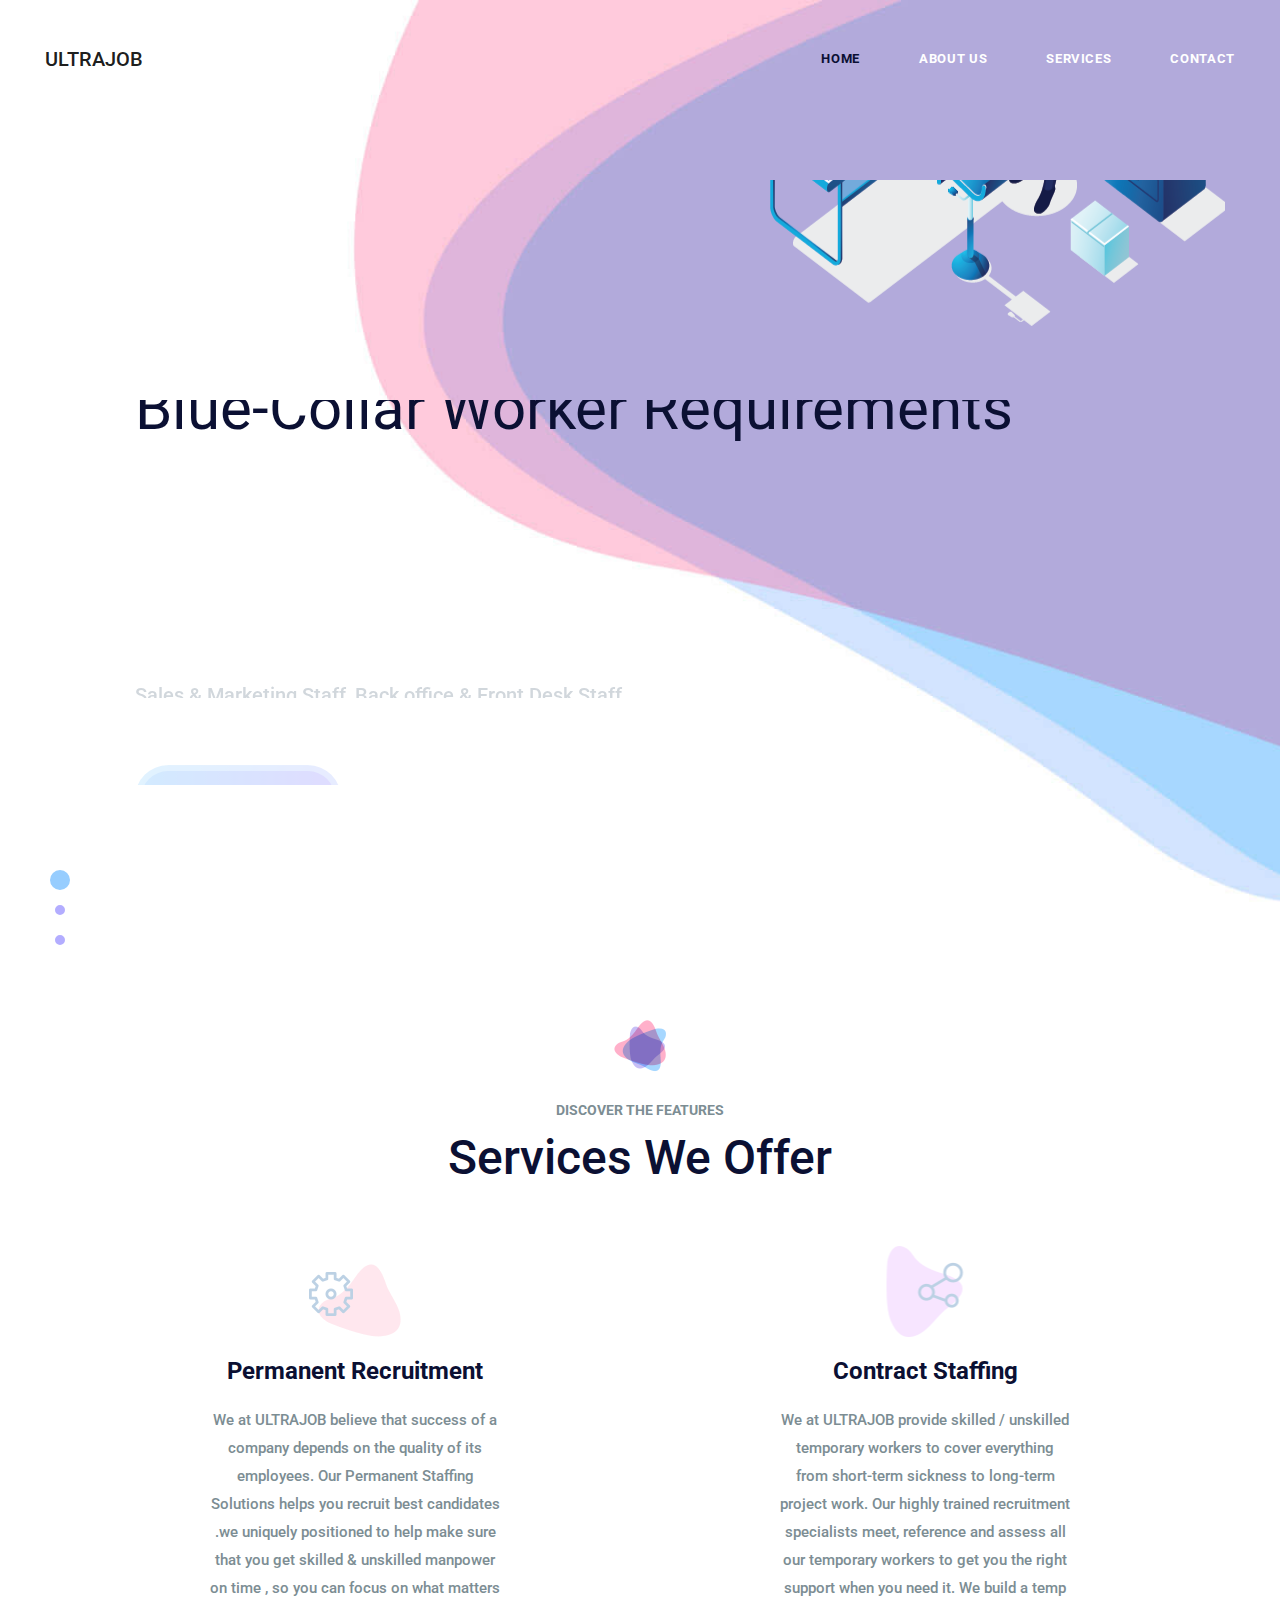
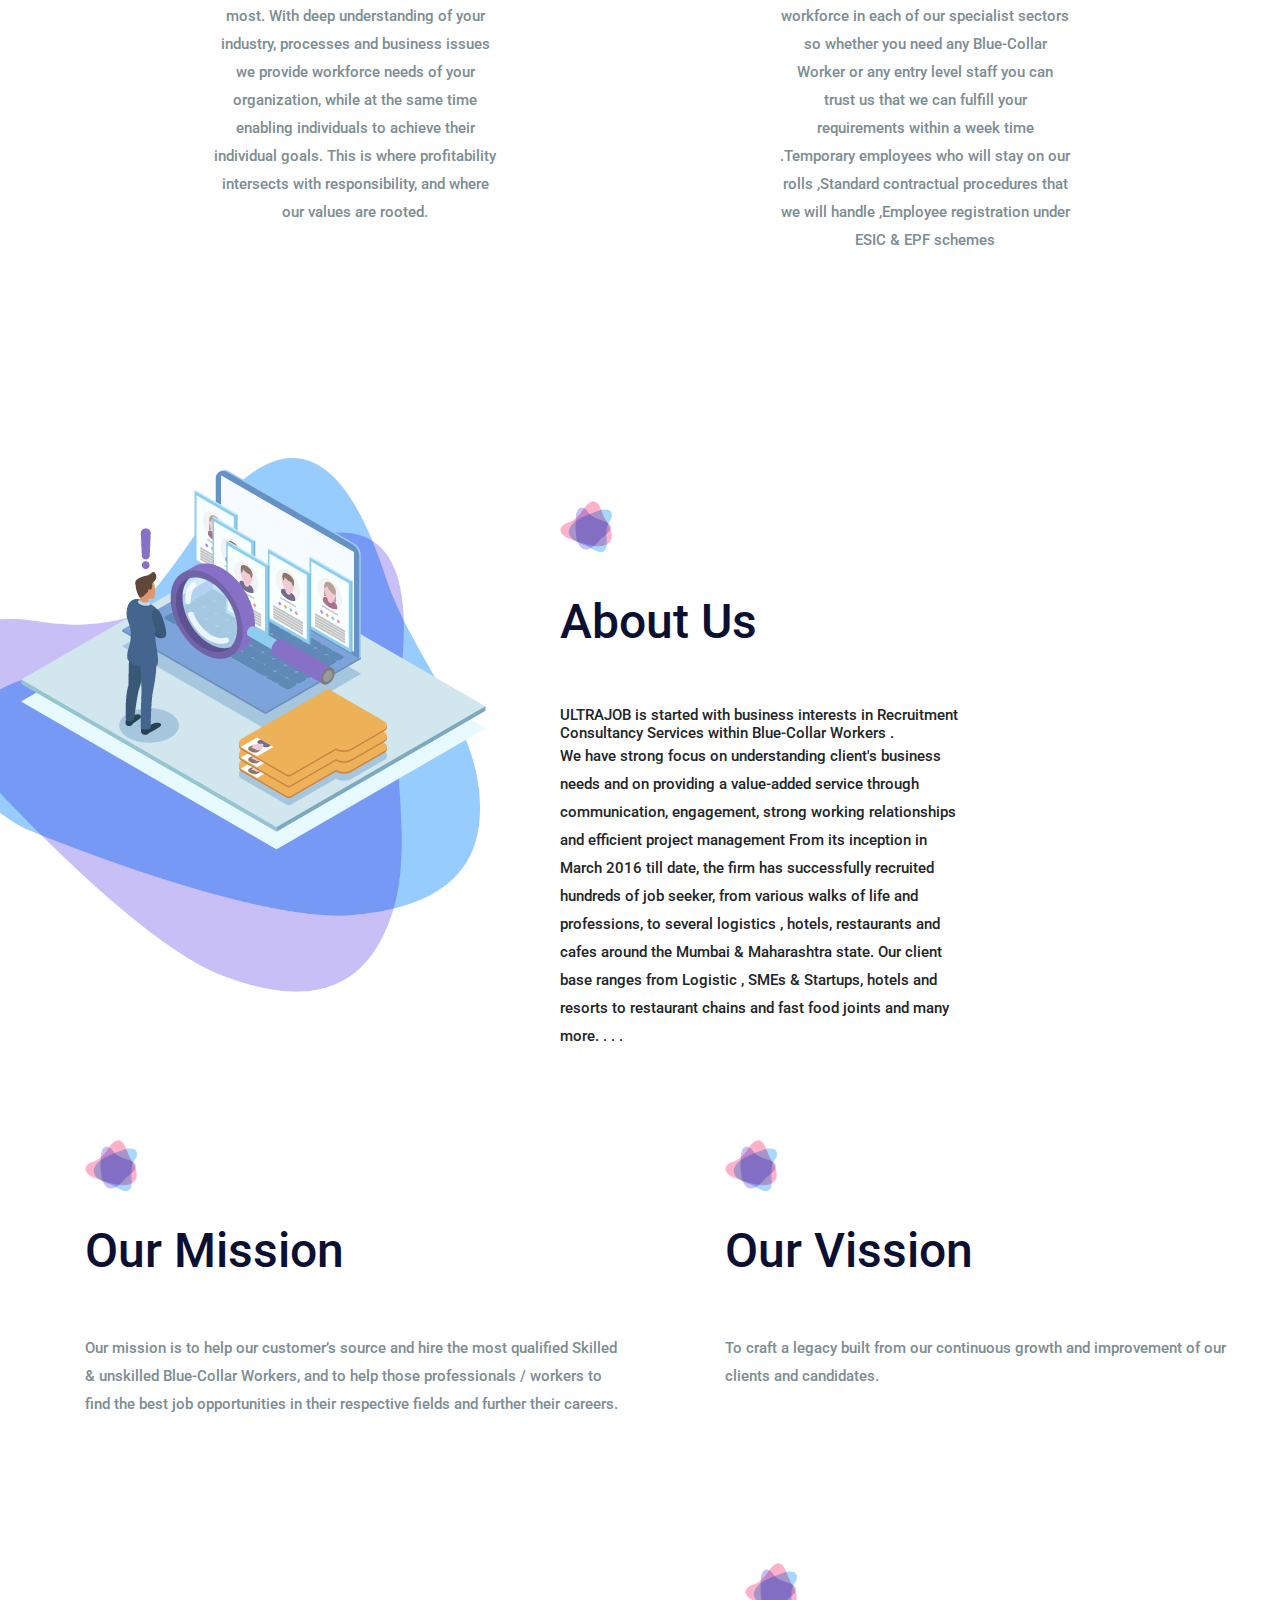
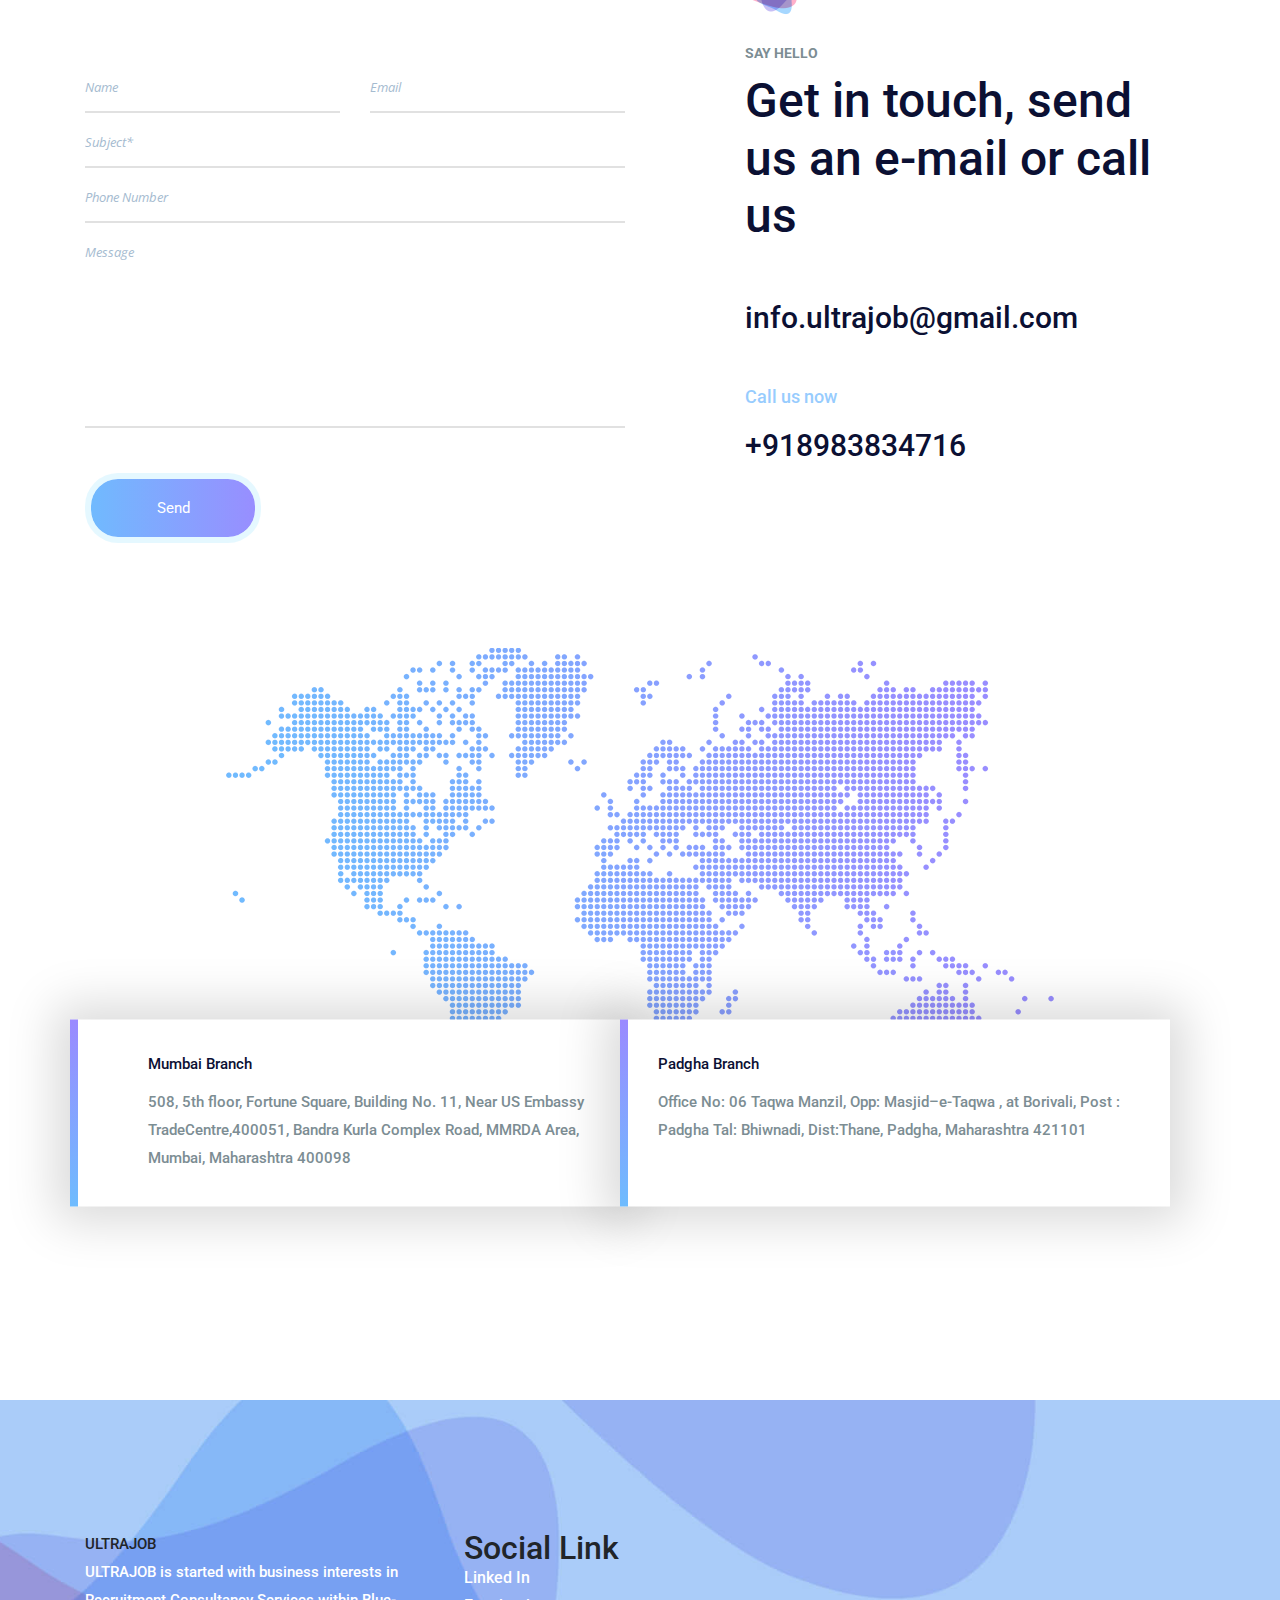
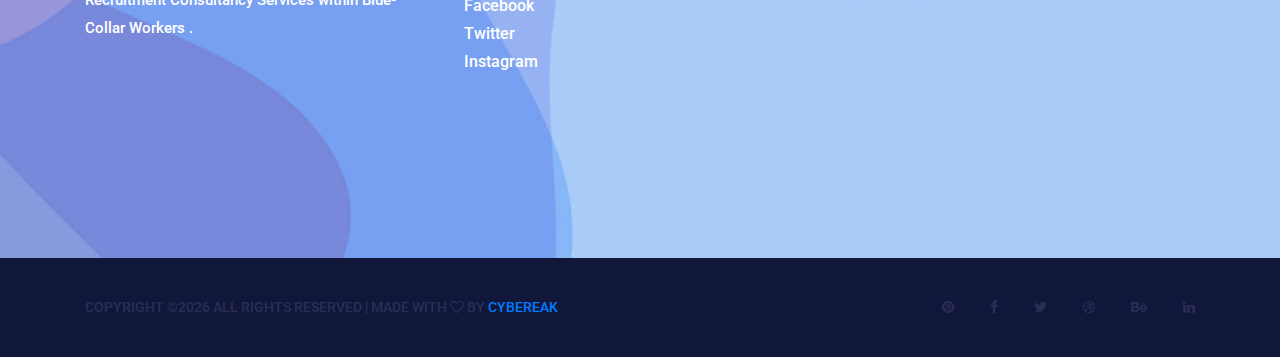
<file: index.html>
<!DOCTYPE html>
<html lang="en">
    <head>
        <meta charset="utf-8">
        <meta http-equiv="X-UA-Compatible" content="IE=edge">
        <meta name="viewport" content="width=device-width, initial-scale=1">
<meta name="title" content="Placement Services For Blue Collar ">
<meta name="description" content="Recruitment Consultancy Services within Blue-Collar Workers . ULTRAJOB provide skilled / unskilled temporary or permanent workers.">

<meta name="robots" content="index, follow">
<meta http-equiv="Content-Type" content="text/html; charset=utf-8">
<meta name="language" content="English">
        <link rel="icon" href="img/fav-icon.png" type="image/x-icon" />
        <!-- The above 3 meta tags *must* come first in the head; any other head content must come *after* these tags -->
        <title>ULTRAJOB - Placement Services For Blue Collar </title>

        <!-- Icon css link -->
        <link href="css/font-awesome.min.css" rel="stylesheet">
        <!-- Bootstrap -->
        <link href="css/bootstrap.min.css" rel="stylesheet">

        <!-- Rev slider css -->
        <link href="vendors/revolution/css/settings.css" rel="stylesheet">
        <link href="vendors/revolution/css/layers.css" rel="stylesheet">
        <link href="vendors/revolution/css/navigation.css" rel="stylesheet">

        <!-- Extra plugin css -->
        <link href="vendors/owl-carousel/owl.carousel.min.css" rel="stylesheet">

        <link href="css/style.css" rel="stylesheet">
        <link href="css/responsive.css" rel="stylesheet">

        <!-- HTML5 shim and Respond.js for IE8 support of HTML5 elements and media queries -->
        <!-- WARNING: Respond.js doesn't work if you view the page via file:// -->
        <!--[if lt IE 9]>
        <script src="https://oss.maxcdn.com/html5shiv/3.7.3/html5shiv.min.js"></script>
        <script src="https://oss.maxcdn.com/respond/1.4.2/respond.min.js"></script>
        <![endif]-->
    </head>
    <body>

        <!--================Header Menu Area =================-->
        <header class="main_menu_area">
            <nav class="navbar navbar-expand-lg navbar-light bg-light">
                <a class="navbar-brand" href="#">ULTRAJOB</a>
                <button class="navbar-toggler" type="button" data-toggle="collapse" data-target="#navbarSupportedContent" aria-controls="navbarSupportedContent" aria-expanded="false" aria-label="Toggle navigation">
                    <span></span>
                    <span></span>
                    <span></span>
                </button>

                <div class="collapse navbar-collapse" id="navbarSupportedContent">
                    <ul class="navbar-nav">
                        <li class="nav-item active"><a class="nav-link" href="index.html">Home</a></li>
                        <li class="nav-item"><a class="nav-link" href="#about-us">About Us</a></li>
                        <li class="nav-item"><a class="nav-link" href="#service">Services</a></li>


                        <li class="nav-item"><a class="nav-link" href="#contact">Contact</a></li>
                    </ul>
                </div>
            </nav>
        </header>
        <!--================End Header Menu Area =================-->


        <!--================Slider Area =================-->
        <section class="main_slider_area">
            <div id="main_slider" class="rev_slider" data-version="5.3.1.6">
                <ul>
                    <li data-index="rs-1587" data-transition="fade" data-slotamount="default" data-hideafterloop="0" data-hideslideonmobile="off"  data-easein="default" data-easeout="default" data-masterspeed="300" data-rotate="0"  data-saveperformance="off"  data-title="Creative" data-param1="01" data-param2="" data-param3="" data-param4="" data-param5="" data-param6="" data-param7="" data-param8="" data-param9="" data-param10="" data-description="">
                        <!-- LAYER NR. 1 -->
                        <div class="slider_text_box">
                            <div class="tp-caption tp-resizeme first_text"
                            data-x="['left','left','left','left','15','center']"
                            data-hoffset="['0','80','80','0']"
                            data-y="['top','top','top','top']"
                            data-voffset="['400','400','400','250','180','180']"
                            data-fontsize="['60','60','60','40','40','25']"
                            data-lineheight="['82','82','82','62','62','42']"
                            data-width="['none']"
                            data-height="none"
                            data-whitespace="nowrape"
                            data-type="text"
                            data-responsive_offset="on"
                            data-frames="[{&quot;delay&quot;:10,&quot;speed&quot;:1500,&quot;frame&quot;:&quot;0&quot;,&quot;from&quot;:&quot;y:[-100%];z:0;rX:0deg;rY:0;rZ:0;sX:1;sY:1;skX:0;skY:0;&quot;,&quot;mask&quot;:&quot;x:0px;y:0px;s:inherit;e:inherit;&quot;,&quot;to&quot;:&quot;o:1;&quot;,&quot;ease&quot;:&quot;Power2.easeInOut&quot;},{&quot;delay&quot;:&quot;wait&quot;,&quot;speed&quot;:1500,&quot;frame&quot;:&quot;999&quot;,&quot;to&quot;:&quot;y:[175%];&quot;,&quot;mask&quot;:&quot;x:inherit;y:inherit;s:inherit;e:inherit;&quot;,&quot;ease&quot;:&quot;Power2.easeInOut&quot;}]"
                            data-textAlign="['left','left','left','left','left','center']">One Stop Solution For All Your <br>Blue-Collar Worker Requirements
                          </div>

                            <div class="tp-caption tp-resizeme secand_text"
                                data-x="['left','left','left','left','15','center']"
                                data-hoffset="['0','80','80','0']"
                                data-y="['top','top','top','top']"
                                data-voffset="['575','575','575','400','320','300']"
                                data-fontsize="['20','20','20','15','12','12']"
                                data-lineheight="['36','36','36','26','26','26']"
                                data-width="['none','none','none','none','none']"
                                data-height="none"
                                data-whitespace="nowrape"
                                data-type="text"
                                data-responsive_offset="on"
                                data-transform_idle="o:1;"
                                data-frames="[{&quot;delay&quot;:10,&quot;speed&quot;:1500,&quot;frame&quot;:&quot;0&quot;,&quot;from&quot;:&quot;y:[100%];z:0;rX:0deg;rY:0;rZ:0;sX:1;sY:1;skX:0;skY:0;opacity:0;&quot;,&quot;mask&quot;:&quot;x:0px;y:[100%];s:inherit;e:inherit;&quot;,&quot;to&quot;:&quot;o:1;&quot;,&quot;ease&quot;:&quot;Power2.easeInOut&quot;},{&quot;delay&quot;:&quot;wait&quot;,&quot;speed&quot;:1500,&quot;frame&quot;:&quot;999&quot;,&quot;to&quot;:&quot;y:[175%];&quot;,&quot;mask&quot;:&quot;x:inherit;y:inherit;s:inherit;e:inherit;&quot;,&quot;ease&quot;:&quot;Power2.easeInOut&quot;}]"
                                data-textAlign="['left','left','left','left','left','center']">Sales & Marketing Staff, Back office & Front Desk Staff,<br>Accountants & MIS Executive, Helper & Many More
                            </div>

                            <div class="tp-caption tp-resizeme"
                                data-x="['left','left','left','left','15','center']" data-hoffset="['0','80','80','0']"
                                data-y="['top','top','top','top']"
                                data-voffset="['670','670','670','480','370','350']"
                                data-fontsize="['14','14','14','14']"
                                data-lineheight="['46','46','46','46']"
                                data-width="none"
                                data-height="none"
                                data-whitespace="nowrap"
                                data-type="text"
                                data-responsive_offset="on"
                                data-frames="[{&quot;delay&quot;:10,&quot;speed&quot;:1500,&quot;frame&quot;:&quot;0&quot;,&quot;from&quot;:&quot;y:[100%];z:0;rX:0deg;rY:0;rZ:0;sX:1;sY:1;skX:0;skY:0;opacity:0;&quot;,&quot;mask&quot;:&quot;x:0px;y:[100%];s:inherit;e:inherit;&quot;,&quot;to&quot;:&quot;o:1;&quot;,&quot;ease&quot;:&quot;Power2.easeInOut&quot;},{&quot;delay&quot;:&quot;wait&quot;,&quot;speed&quot;:1500,&quot;frame&quot;:&quot;999&quot;,&quot;to&quot;:&quot;y:[175%];&quot;,&quot;mask&quot;:&quot;x:inherit;y:inherit;s:inherit;e:inherit;&quot;,&quot;ease&quot;:&quot;Power2.easeInOut&quot;}]">
                                <a class="more_btn" href="#contact">Contact Now</a>
                            </div>
                            <div class="tp-caption tp-resizeme single_img"
                            data-x="['right','right','right','right','right','right']"
                            data-hoffset="['0','0','0','0']"
                            data-y="['top','top','top','top']"
                            data-voffset="['180','180','180','180','0']"
                            data-fontsize="['65','65','60','40','25']"
                            data-lineheight="['75','75','75','50','35']"
                            data-width="['485','485','485','485','485']"
                            data-height="none"
                            data-whitespace="normal"
                            data-type="text"
                            data-responsive_offset="on"
                            data-frames="[{&quot;delay&quot;:10,&quot;speed&quot;:1500,&quot;frame&quot;:&quot;0&quot;,&quot;from&quot;:&quot;y:[-100%];z:0;rX:0deg;rY:0;rZ:0;sX:1;sY:1;skX:0;skY:0;&quot;,&quot;mask&quot;:&quot;x:0px;y:0px;s:inherit;e:inherit;&quot;,&quot;to&quot;:&quot;o:1;&quot;,&quot;ease&quot;:&quot;Power2.easeInOut&quot;},{&quot;delay&quot;:&quot;wait&quot;,&quot;speed&quot;:1500,&quot;frame&quot;:&quot;999&quot;,&quot;to&quot;:&quot;y:[175%];&quot;,&quot;mask&quot;:&quot;x:inherit;y:inherit;s:inherit;e:inherit;&quot;,&quot;ease&quot;:&quot;Power2.easeInOut&quot;}]"
                            data-textAlign="['left','left','left','left','left','center']">
                                <img alt="One Stop Solution For All Your Blue-Collar Worker Requirements"src="img/home-slider/hr.png" alt="">
                            </div>
                        </div>
                    </li>
                    <li data-index="rs-1588" data-transition="fade" data-slotamount="default" data-hideafterloop="0" data-hideslideonmobile="off"  data-easein="default" data-easeout="default" data-masterspeed="300" data-rotate="0"  data-saveperformance="off"  data-title="Creative" data-param1="01" data-param2="" data-param3="" data-param4="" data-param5="" data-param6="" data-param7="" data-param8="" data-param9="" data-param10="" data-description="">
                        <!-- LAYER NR. 1 -->
                        <div class="slider_text_box">
                            <div class="tp-caption tp-resizeme first_text"
                            data-x="['left','left','left','left','15','center']"
                            data-hoffset="['0','80','80','0']"
                            data-y="['top','top','top','top']"
                            data-voffset="['400','400','400','250','180','180']"
                            data-fontsize="['60','60','60','40','40','25']"
                            data-lineheight="['82','82','82','62','62','42']"
                            data-width="['none']"
                            data-height="none"
                            data-whitespace="nowrape"
                            data-type="text"
                            data-responsive_offset="on"
                            data-frames="[{&quot;delay&quot;:10,&quot;speed&quot;:1500,&quot;frame&quot;:&quot;0&quot;,&quot;from&quot;:&quot;y:[-100%];z:0;rX:0deg;rY:0;rZ:0;sX:1;sY:1;skX:0;skY:0;&quot;,&quot;mask&quot;:&quot;x:0px;y:0px;s:inherit;e:inherit;&quot;,&quot;to&quot;:&quot;o:1;&quot;,&quot;ease&quot;:&quot;Power2.easeInOut&quot;},{&quot;delay&quot;:&quot;wait&quot;,&quot;speed&quot;:1500,&quot;frame&quot;:&quot;999&quot;,&quot;to&quot;:&quot;y:[175%];&quot;,&quot;mask&quot;:&quot;x:inherit;y:inherit;s:inherit;e:inherit;&quot;,&quot;ease&quot;:&quot;Power2.easeInOut&quot;}]"
                            data-textAlign="['left','left','left','left','left','center']">We Are Best <br> In Hotel Recruitment
                          </div>

                            <div class="tp-caption tp-resizeme secand_text"
                                data-x="['left','left','left','left','15','center']"
                                data-hoffset="['0','80','80','0']"
                                data-y="['top','top','top','top']"
                                data-voffset="['575','575','575','400','320','300']"
                                data-fontsize="['20','20','20','15','12','12']"
                                data-lineheight="['36','36','36','26','26','26']"
                                data-width="['none','none','none','none','none']"
                                data-height="none"
                                data-whitespace="nowrape"
                                data-type="text"
                                data-responsive_offset="on"
                                data-transform_idle="o:1;"
                                data-frames="[{&quot;delay&quot;:10,&quot;speed&quot;:1500,&quot;frame&quot;:&quot;0&quot;,&quot;from&quot;:&quot;y:[100%];z:0;rX:0deg;rY:0;rZ:0;sX:1;sY:1;skX:0;skY:0;opacity:0;&quot;,&quot;mask&quot;:&quot;x:0px;y:[100%];s:inherit;e:inherit;&quot;,&quot;to&quot;:&quot;o:1;&quot;,&quot;ease&quot;:&quot;Power2.easeInOut&quot;},{&quot;delay&quot;:&quot;wait&quot;,&quot;speed&quot;:1500,&quot;frame&quot;:&quot;999&quot;,&quot;to&quot;:&quot;y:[175%];&quot;,&quot;mask&quot;:&quot;x:inherit;y:inherit;s:inherit;e:inherit;&quot;,&quot;ease&quot;:&quot;Power2.easeInOut&quot;}]"
                                data-textAlign="['left','left','left','left','left','center']">Chef, Waiter, Dish Washer, Server,<br> Cook, Commi & Many More

                            </div>

                            <div class="tp-caption tp-resizeme"
                                data-x="['left','left','left','left','15','center']" data-hoffset="['0','80','80','0']"
                                data-y="['top','top','top','top']"
                                data-voffset="['670','670','670','480','370','350']"
                                data-fontsize="['14','14','14','14']"
                                data-lineheight="['46','46','46','46']"
                                data-width="none"
                                data-height="none"
                                data-whitespace="nowrap"
                                data-type="text"
                                data-responsive_offset="on"
                                data-frames="[{&quot;delay&quot;:10,&quot;speed&quot;:1500,&quot;frame&quot;:&quot;0&quot;,&quot;from&quot;:&quot;y:[100%];z:0;rX:0deg;rY:0;rZ:0;sX:1;sY:1;skX:0;skY:0;opacity:0;&quot;,&quot;mask&quot;:&quot;x:0px;y:[100%];s:inherit;e:inherit;&quot;,&quot;to&quot;:&quot;o:1;&quot;,&quot;ease&quot;:&quot;Power2.easeInOut&quot;},{&quot;delay&quot;:&quot;wait&quot;,&quot;speed&quot;:1500,&quot;frame&quot;:&quot;999&quot;,&quot;to&quot;:&quot;y:[175%];&quot;,&quot;mask&quot;:&quot;x:inherit;y:inherit;s:inherit;e:inherit;&quot;,&quot;ease&quot;:&quot;Power2.easeInOut&quot;}]">
                                <a class="more_btn" href="#contact">Contact Now</a>
                            </div>
                            <div class="tp-caption tp-resizeme single_img"
                            data-x="['right','right','right','right','right','right']"
                            data-hoffset="['0','0','0','0']"
                            data-y="['top','top','top','top']"
                            data-voffset="['180','180','180','180','0']"
                            data-fontsize="['65','65','60','40','25']"
                            data-lineheight="['75','75','75','50','35']"
                            data-width="['485','485','485','485','485']"
                            data-height="none"
                            data-whitespace="normal"
                            data-type="text"
                            data-responsive_offset="on"
                            data-frames="[{&quot;delay&quot;:10,&quot;speed&quot;:1500,&quot;frame&quot;:&quot;0&quot;,&quot;from&quot;:&quot;y:[-100%];z:0;rX:0deg;rY:0;rZ:0;sX:1;sY:1;skX:0;skY:0;&quot;,&quot;mask&quot;:&quot;x:0px;y:0px;s:inherit;e:inherit;&quot;,&quot;to&quot;:&quot;o:1;&quot;,&quot;ease&quot;:&quot;Power2.easeInOut&quot;},{&quot;delay&quot;:&quot;wait&quot;,&quot;speed&quot;:1500,&quot;frame&quot;:&quot;999&quot;,&quot;to&quot;:&quot;y:[175%];&quot;,&quot;mask&quot;:&quot;x:inherit;y:inherit;s:inherit;e:inherit;&quot;,&quot;ease&quot;:&quot;Power2.easeInOut&quot;}]"
                            data-textAlign="['left','left','left','left','left','center']">
                                <img alt="Best Hotel Recruitment Agency" src="img/home-slider/hotel.png" alt="">
                            </div>
                        </div>
                    </li>
                    <li data-index="rs-1589" data-transition="fade" data-slotamount="default" data-hideafterloop="0" data-hideslideonmobile="off"  data-easein="default" data-easeout="default" data-masterspeed="300" data-rotate="0"  data-saveperformance="off"  data-title="Creative" data-param1="01" data-param2="" data-param3="" data-param4="" data-param5="" data-param6="" data-param7="" data-param8="" data-param9="" data-param10="" data-description="">
                        <!-- LAYER NR. 1 -->
                        <div class="slider_text_box">
                            <div class="tp-caption tp-resizeme first_text"
                            data-x="['left','left','left','left','15','center']"
                            data-hoffset="['0','80','80','0']"
                            data-y="['top','top','top','top']"
                            data-voffset="['400','400','400','250','180','180']"
                            data-fontsize="['60','60','60','40','40','25']"
                            data-lineheight="['82','82','82','62','62','42']"
                            data-width="['none']"
                            data-height="none"
                            data-whitespace="nowrape"
                            data-type="text"
                            data-responsive_offset="on"
                            data-frames="[{&quot;delay&quot;:10,&quot;speed&quot;:1500,&quot;frame&quot;:&quot;0&quot;,&quot;from&quot;:&quot;y:[-100%];z:0;rX:0deg;rY:0;rZ:0;sX:1;sY:1;skX:0;skY:0;&quot;,&quot;mask&quot;:&quot;x:0px;y:0px;s:inherit;e:inherit;&quot;,&quot;to&quot;:&quot;o:1;&quot;,&quot;ease&quot;:&quot;Power2.easeInOut&quot;},{&quot;delay&quot;:&quot;wait&quot;,&quot;speed&quot;:1500,&quot;frame&quot;:&quot;999&quot;,&quot;to&quot;:&quot;y:[175%];&quot;,&quot;mask&quot;:&quot;x:inherit;y:inherit;s:inherit;e:inherit;&quot;,&quot;ease&quot;:&quot;Power2.easeInOut&quot;}]"
                            data-textAlign="['left','left','left','left','left','center']">We provide Recruitment Services <br> for  Logistic & Warehouse Industry
                          </div>

                            <div class="tp-caption tp-resizeme secand_text"
                                data-x="['left','left','left','left','15','center']"
                                data-hoffset="['0','80','80','0']"
                                data-y="['top','top','top','top']"
                                data-voffset="['575','575','575','400','320','300']"
                                data-fontsize="['20','20','20','15','12','12']"
                                data-lineheight="['36','36','36','26','26','26']"
                                data-width="['none','none','none','none','none']"
                                data-height="none"
                                data-whitespace="nowrape"
                                data-type="text"
                                data-responsive_offset="on"
                                data-transform_idle="o:1;"
                                data-frames="[{&quot;delay&quot;:10,&quot;speed&quot;:1500,&quot;frame&quot;:&quot;0&quot;,&quot;from&quot;:&quot;y:[100%];z:0;rX:0deg;rY:0;rZ:0;sX:1;sY:1;skX:0;skY:0;opacity:0;&quot;,&quot;mask&quot;:&quot;x:0px;y:[100%];s:inherit;e:inherit;&quot;,&quot;to&quot;:&quot;o:1;&quot;,&quot;ease&quot;:&quot;Power2.easeInOut&quot;},{&quot;delay&quot;:&quot;wait&quot;,&quot;speed&quot;:1500,&quot;frame&quot;:&quot;999&quot;,&quot;to&quot;:&quot;y:[175%];&quot;,&quot;mask&quot;:&quot;x:inherit;y:inherit;s:inherit;e:inherit;&quot;,&quot;ease&quot;:&quot;Power2.easeInOut&quot;}]"
                                data-textAlign="['left','left','left','left','left','center']">Sales & Marketing Staff, Back office & Front Desk Staff,<br>Accountants & MIS Executive, Helper & Many More
                            </div>

                            <div class="tp-caption tp-resizeme"
                                data-x="['left','left','left','left','15','center']" data-hoffset="['0','80','80','0']"
                                data-y="['top','top','top','top']"
                                data-voffset="['670','670','670','480','370','350']"
                                data-fontsize="['14','14','14','14']"
                                data-lineheight="['46','46','46','46']"
                                data-width="none"
                                data-height="none"
                                data-whitespace="nowrap"
                                data-type="text"
                                data-responsive_offset="on"
                                data-frames="[{&quot;delay&quot;:10,&quot;speed&quot;:1500,&quot;frame&quot;:&quot;0&quot;,&quot;from&quot;:&quot;y:[100%];z:0;rX:0deg;rY:0;rZ:0;sX:1;sY:1;skX:0;skY:0;opacity:0;&quot;,&quot;mask&quot;:&quot;x:0px;y:[100%];s:inherit;e:inherit;&quot;,&quot;to&quot;:&quot;o:1;&quot;,&quot;ease&quot;:&quot;Power2.easeInOut&quot;},{&quot;delay&quot;:&quot;wait&quot;,&quot;speed&quot;:1500,&quot;frame&quot;:&quot;999&quot;,&quot;to&quot;:&quot;y:[175%];&quot;,&quot;mask&quot;:&quot;x:inherit;y:inherit;s:inherit;e:inherit;&quot;,&quot;ease&quot;:&quot;Power2.easeInOut&quot;}]">
                                <a class="more_btn" href="#contact">Contact Now</a>
                            </div>
                            <div class="tp-caption tp-resizeme single_img"
                            data-x="['right','right','right','right','right','right']"
                            data-hoffset="['0','0','0','0']"
                            data-y="['top','top','top','top']"
                            data-voffset="['180','180','180','180','0']"
                            data-fontsize="['65','65','60','40','25']"
                            data-lineheight="['75','75','75','50','35']"
                            data-width="['485','485','485','485','485']"
                            data-height="none"
                            data-whitespace="normal"
                            data-type="text"
                            data-responsive_offset="on"
                            data-frames="[{&quot;delay&quot;:10,&quot;speed&quot;:1500,&quot;frame&quot;:&quot;0&quot;,&quot;from&quot;:&quot;y:[-100%];z:0;rX:0deg;rY:0;rZ:0;sX:1;sY:1;skX:0;skY:0;&quot;,&quot;mask&quot;:&quot;x:0px;y:0px;s:inherit;e:inherit;&quot;,&quot;to&quot;:&quot;o:1;&quot;,&quot;ease&quot;:&quot;Power2.easeInOut&quot;},{&quot;delay&quot;:&quot;wait&quot;,&quot;speed&quot;:1500,&quot;frame&quot;:&quot;999&quot;,&quot;to&quot;:&quot;y:[175%];&quot;,&quot;mask&quot;:&quot;x:inherit;y:inherit;s:inherit;e:inherit;&quot;,&quot;ease&quot;:&quot;Power2.easeInOut&quot;}]"
                            data-textAlign="['left','left','left','left','left','center']">
                                <img alt="Recruitment Services for Logistic & Warehouse Industry" src="img/home-slider/picker.png" alt="">
                            </div>
                        </div>
                    </li>
                </ul>
            </div>
        </section>
        <!--================End Slider Area =================-->

        <!--================Feature Area =================-->
        <section id="service"class="feature_area">
            <div class="container">
                <div class="c_title">
                    <img src="img/icon/title-icon.png" alt="">
                    <h6>Discover the features</h6>
                    <h2>Services We Offer</h2>
                </div>
                <div class="row feature_inner">
                    <div class="col-lg-6 col-sm-10">
                        <div class="feature_item">
                            <div class="f_icon">
                                <img src="img/icon/f-icon-1.png" alt="Permanent Recruitment Services">
                            </div>
                            <h4>Permanent Recruitment </h4>
                            <p>
                              We at ULTRAJOB believe that success of a company depends on the quality of its employees. Our Permanent Staffing Solutions helps you recruit best candidates .we uniquely positioned to help make sure that you get skilled & unskilled manpower on time , so you can focus on what matters most. With deep understanding of your industry, processes and business issues we provide workforce needs of your organization, while at the same time enabling individuals to achieve their individual goals. This is where profitability intersects with responsibility, and where our values are rooted.
                            </p>
                            <a class="more_btn" href="#">Read More</a>
                        </div>
                    </div>
                    <div class="col-lg-6 col-sm-10">
                        <div class="feature_item">
                            <div class="f_icon">
                                <img src="img/icon/f-icon-2.png" alt="Contract Staffing Services">
                            </div>
                            <h4>Contract Staffing</h4>
                            <p>  We at ULTRAJOB provide skilled / unskilled temporary workers to cover everything from short-term sickness to long-term project work.
               Our highly trained recruitment specialists meet, reference and assess all our temporary workers to get you the right support when you need it. We build a temp workforce in each of our specialist sectors so whether you need any Blue-Collar Worker or any entry level staff you can trust us that we can fulfill your requirements within a week time .Temporary employees who will stay on our rolls ,Standard contractual procedures that we will handle ,Employee registration under ESIC & EPF schemes
                            </p>
                            <a class="more_btn" href="#">Read More</a>
                        </div>
                    </div>
                </div>
            </div>
        </section>
        <!--================End Feature Area =================-->

        <!--================The best slider Area =================-->
        <section id="about-us" class="best_3d_area">
            <div class="left_3d">
              <img alt="ultrajob" src="img/about_ultrajob.png">
            </div>
            <div class="right_text">
                <div class="right_text_inner">
                    <div class="text_3d">
                        <div class="l_title">
                            <img alt="ultrajob icon"  src="img/icon/title-icon.png" >
                            <h6></h6>
                            <h2>About Us</h2>
                        </div>
                        <p>
               <h1>ULTRAJOB is started with business interests in Recruitment Consultancy Services within  Blue-Collar Workers . </h1>We have strong focus on understanding client's business needs and on providing a value-added service through communication, engagement, strong working relationships and efficient project management From its inception in March 2016 till date, the firm has successfully recruited hundreds of job seeker, from various walks of life and professions, to several logistics , hotels, restaurants  and cafes around the Mumbai & Maharashtra state. Our client base ranges from Logistic , SMEs & Startups, hotels and resorts to restaurant chains and fast food joints and many more. . . .
</p>
                    </div>

                </div>
            </div>
        </section>
        <!--================End The best slider Area =================-->

        <!--================Team People Area =================-->
        <section class="team_people_area">
            <div class="container-fluid">
                <div class="row">
                    <div class="col-lg-6">
                        <div class="team_people_text">
                            <div class="l_title">
                                <img alt="mission" src="img/icon/title-icon.png" >

                                <h2>Our Mission </h2>
                            </div>
                            <p>Our mission is to help our customer’s source and hire the most qualified Skilled & unskilled Blue-Collar Workers, and to help those professionals / workers to  find the best job opportunities in their respective fields and further their careers.
                            </p>

                        </div>
                    </div>
                    <div class="col-lg-6">
                        <div class="team_people_text">
                            <div class="l_title">
                                <img  src="img/icon/title-icon.png" alt="vision">

                                <h2>Our Vission</h2>
                            </div>
                            <p>To craft a legacy built from our continuous growth and improvement of our clients and candidates.</p>

                        </div>
                    </div>
                </div>
            </div>
        </section>
        <!--================End Team People Area =================-->

        <!--================Get in Touch Area =================-->
        <section id="contact" class="get_in_touch_area">
            <div class="container">
                <div class="row get_touch_inner">
                    <div class="col-lg-6">

                        <form class="contact_us_form row" action="https://formsapi.jabwn.com/key/EPszHegThH4kZaflpOF7" method="post" id="contactForm" novalidate="novalidate">
                            <div class="form-group col-lg-6">
                              <input type="hidden" name="_subject" value="New form submitted on Website">
                              <input type="hidden" name="_replyto" value="%email">
                              <input type="hidden" name="_after" value="http://ultrajob.in/thank-you.html">
                                <input type="text" class="form-control" id="name" name="name" placeholder="Name">
                            </div>
                            <div class="form-group col-lg-6">
                                <input type="email" class="form-control" id="email" name="email" placeholder="Email">
                            </div>
                            <div class="form-group col-lg-12">
                                <input type="text" class="form-control" id="subject" name="subject" placeholder="Subject*">
                            </div>
                            <div class="form-group col-lg-12">
                                <input type="text" class="form-control" id="phone" name="phone" placeholder="Phone Number">
                            </div>
                            <div class="form-group col-lg-12">
                                <textarea class="form-control" name="message" id="message" rows="1" placeholder="Message"></textarea>
                            </div>
                            
                            <div class="form-group col-lg-12">
                                <button type="submit" value="submit" class="btn submit_btn form-control">Send</button>
                            </div>
                        </form>
                    </div>
                    <div class="col-lg-6">
                        <div class="touch_details">
                            <div class="l_title">
                                <img src="img/icon/title-icon.png" alt="coontact">
                                <h6>Say hello</h6>
                                <h2>Get in touch, send us an e-mail or call us</h2>
                            </div>
                            <h4>info.ultrajob@gmail.com</h4>
                            <a href="tel:+918983834716"><h5>Call us now</h5>
                        <h4>+918983834716</h4></a>
                        </div>
                    </div>
                </div>
            </div>
        </section>
        <!--================End Get in Touch Area =================-->

        <!--================Map Area =================-->
        <section class="world_map_area p_100">
            <div class="container">
                <div class="world_map_inner">
                    <img class="img-fluid" src="img/world-map.png" alt="world map">
                  <div class="row" >

                       <div class="bd-callout"><a href="https://goo.gl/maps/3G9tG2Qo7q82">
                        <h3>Mumbai Branch</h3>
                        <p>508, 5th floor, Fortune Square, Building No. 11, Near US Embassy TradeCentre,400051, Bandra Kurla Complex Road, MMRDA Area, Mumbai, Maharashtra 400098</p>
                  </a></div>

                        <div class="bd-callout1"><a href="https://goo.gl/maps/pVJxgNy9DjS2">
                          <h3>Padgha Branch</h3>
                          <p>Office No: 06 Taqwa Manzil, Opp: Masjid–e-Taqwa , at Borivali, Post : Padgha Tal: Bhiwnadi, Dist:Thane, Padgha, Maharashtra 421101</p>

                      </a></div>
                    </div>
                </div>
            </div>
        </section>
        <!--================End Map Area =================-->

        <!--================Footer Area =================-->
        <footer class="footr_area">
            <div class="footer_widget_area">
                <div class="container">
                    <div class="row footer_widget_inner">
                        <div class="col-lg-4 col-sm-6">
                            <aside class="f_widget f_about_widget">
                                ULTRAJOB
                                <p> ULTRAJOB is started with business interests in Recruitment Consultancy Services within  Blue-Collar Workers . </p>
                            </aside>
                        </div>
                        <div class="col-lg-4 col-sm-6">
                            <aside class="f_widget f_insta_widget">
                                <div class="f_title">
                                <ul>  <h2> Social Link</h2>
                                   <a href="https://in.linkedin.com/company/ultrajobs-hospitality-recruitment-consultancy" ><li><h3>
Linked In</h3></li><br>
                                    </a>
                                   <a href="https://www.facebook.com/theultrajob/" ><li><h3>Facebook</h3></li><br></a>
                                  <a href="https://twitter.com/ULTRAJOBSmumbai">  <li><h3>Twitter</h3></li><br></a>
                                    <a href="https://www.instagram.com/theultrajob/"><li><h3>Instagram</h3></li></ul><br></a>

                                </div>

                            </aside>
                        </div>
                        <!--<div class="col-lg-4 col-sm-6">
                            <aside class="f_widget f_subs_widget">
                                <div class="f_title">
                                    <h3>Subscribe to newsletter</h3>
                                </div>
                                <div class="input-group">
                                    <input type="text" class="form-control" placeholder="Your e-mail address here" aria-label="Your e-mail address here">
                                    <span class="input-group-btn">
                                        <button class="btn btn-secondary submit_btn" type="button">Subscribe</button>
                                    </span>
                                </div>
                            </aside>
                        </div>-->
                    </div>
                </div>
            </div>
            <div class="footer_copyright">
                <div class="container">
                    <div class="float-sm-left">
                        <h5><!-- Link back to Colorlib can't be removed. Template is licensed under CC BY 3.0. -->
Copyright &copy;<script>document.write(new Date().getFullYear());</script> All rights reserved |  made with <i class="fa fa-heart-o" aria-hidden="true"></i> by <a href="https://cybereak.com" target="_blank">Cybereak</a>
<!-- Link back to Colorlib can't be removed. Template is licensed under CC BY 3.0. --></h5>
                    </div>
                    <div class="float-sm-right">
                        <ul>
                            <li><a href="#"><i class="fa fa-pinterest"></i></a></li>
                            <li><a href="#"><i class="fa fa-facebook"></i></a></li>
                            <li><a href="#"><i class="fa fa-twitter"></i></a></li>
                            <li><a href="#"><i class="fa fa-dribbble"></i></a></li>
                            <li><a href="#"><i class="fa fa-behance"></i></a></li>
                            <li><a href="#"><i class="fa fa-linkedin"></i></a></li>
                        </ul>
                    </div>
                </div>
            </div>
        </footer>
        <!--================End Footer Area =================-->




        <!-- jQuery (necessary for Bootstrap's JavaScript plugins) -->
        <script src="js/jquery-3.2.1.min.js"></script>
        <!-- Include all compiled plugins (below), or include individual files as needed -->
        <script src="js/popper.min.js"></script>
        <script src="js/bootstrap.min.js"></script>
        <!-- Rev slider js -->
        <script src="vendors/revolution/js/jquery.themepunch.tools.min.js"></script>
        <script src="vendors/revolution/js/jquery.themepunch.revolution.min.js"></script>
        <script src="vendors/revolution/js/extensions/revolution.extension.actions.min.js"></script>
        <script src="vendors/revolution/js/extensions/revolution.extension.video.min.js"></script>
        <script src="vendors/revolution/js/extensions/revolution.extension.slideanims.min.js"></script>
        <script src="vendors/revolution/js/extensions/revolution.extension.layeranimation.min.js"></script>
        <script src="vendors/revolution/js/extensions/revolution.extension.navigation.min.js"></script>
        <script src="vendors/revolution/js/extensions/revolution.extension.slideanims.min.js"></script>
        <!-- Extra plugin css -->
        <script src="vendors/counterup/jquery.waypoints.min.js"></script>
        <script src="vendors/counterup/jquery.counterup.min.js"></script>
        <script src="vendors/counterup/apear.js"></script>
        <script src="vendors/counterup/countto.js"></script>
        <script src="vendors/owl-carousel/owl.carousel.min.js"></script>
        <script src="vendors/magnify-popup/jquery.magnific-popup.min.js"></script>
        <script src="js/smoothscroll.js"></script>

        <script src="js/theme.js"></script>
    </body>
</html>
</file>
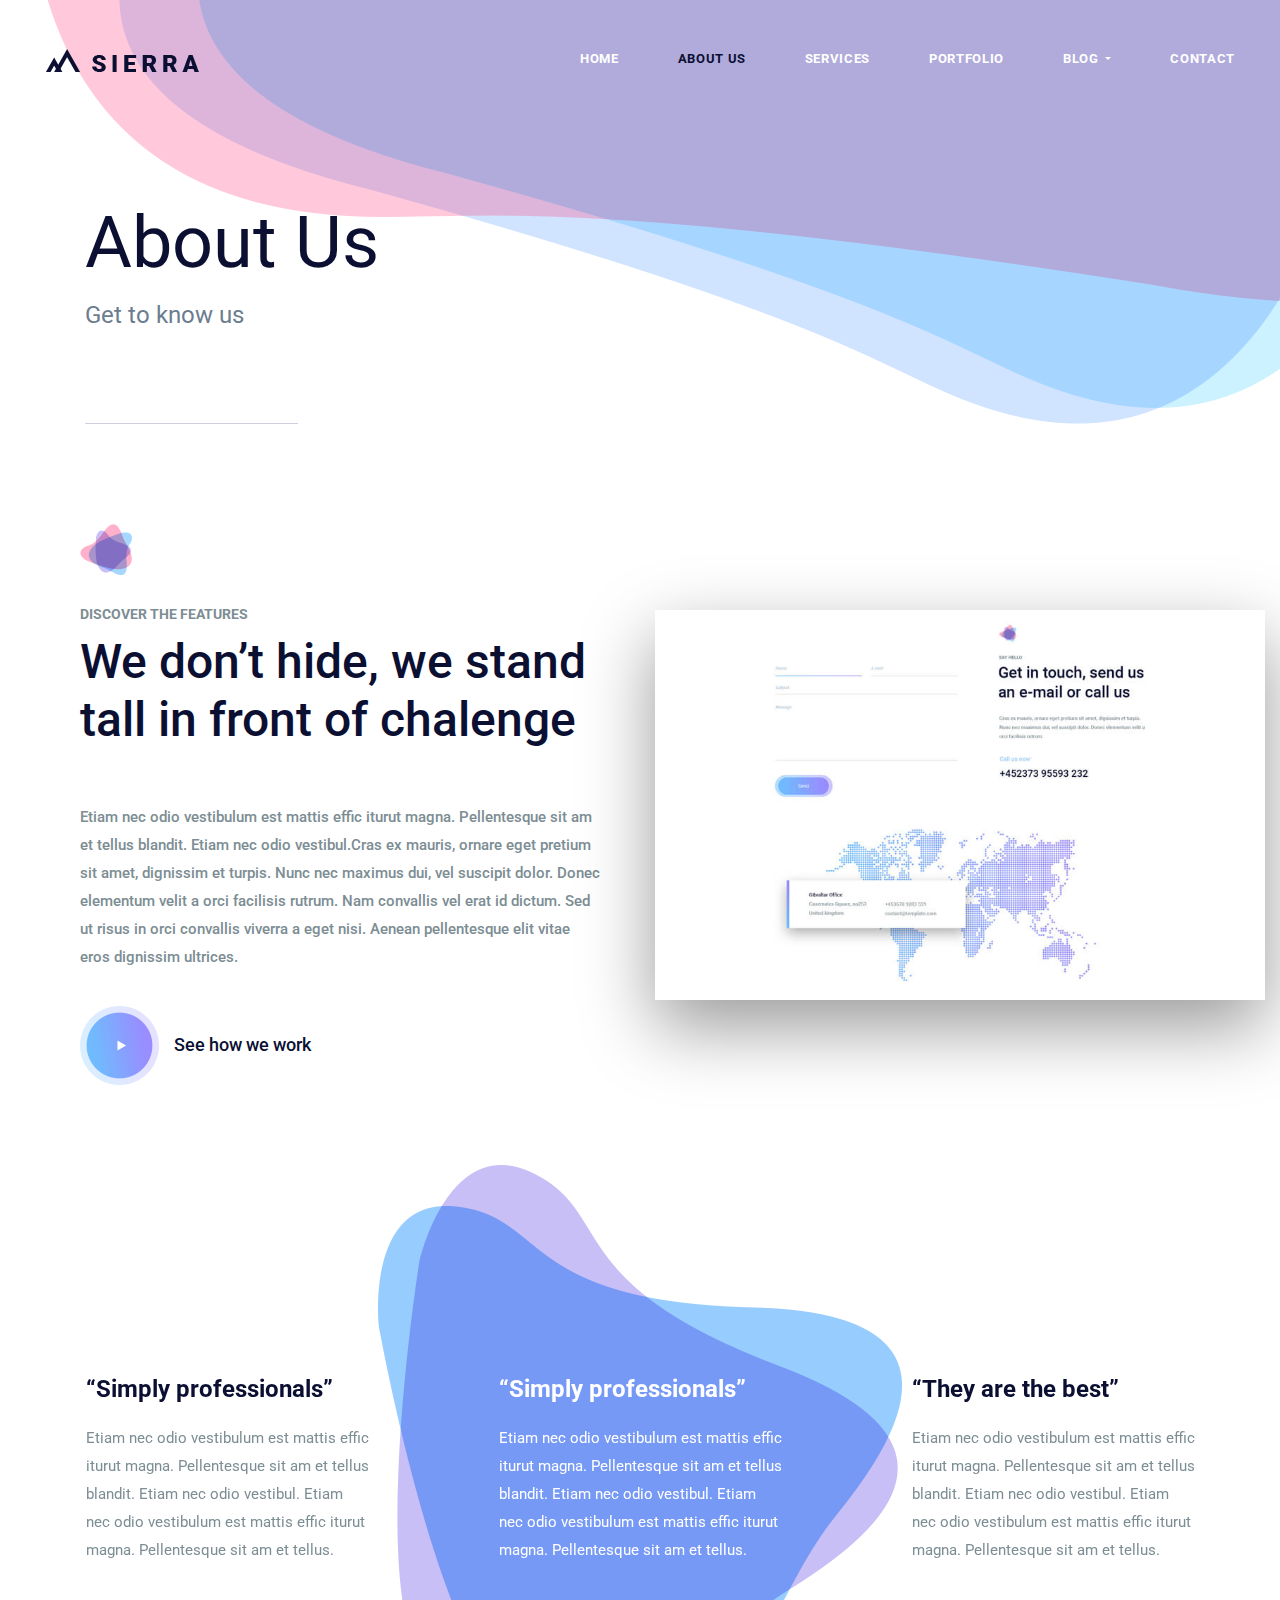
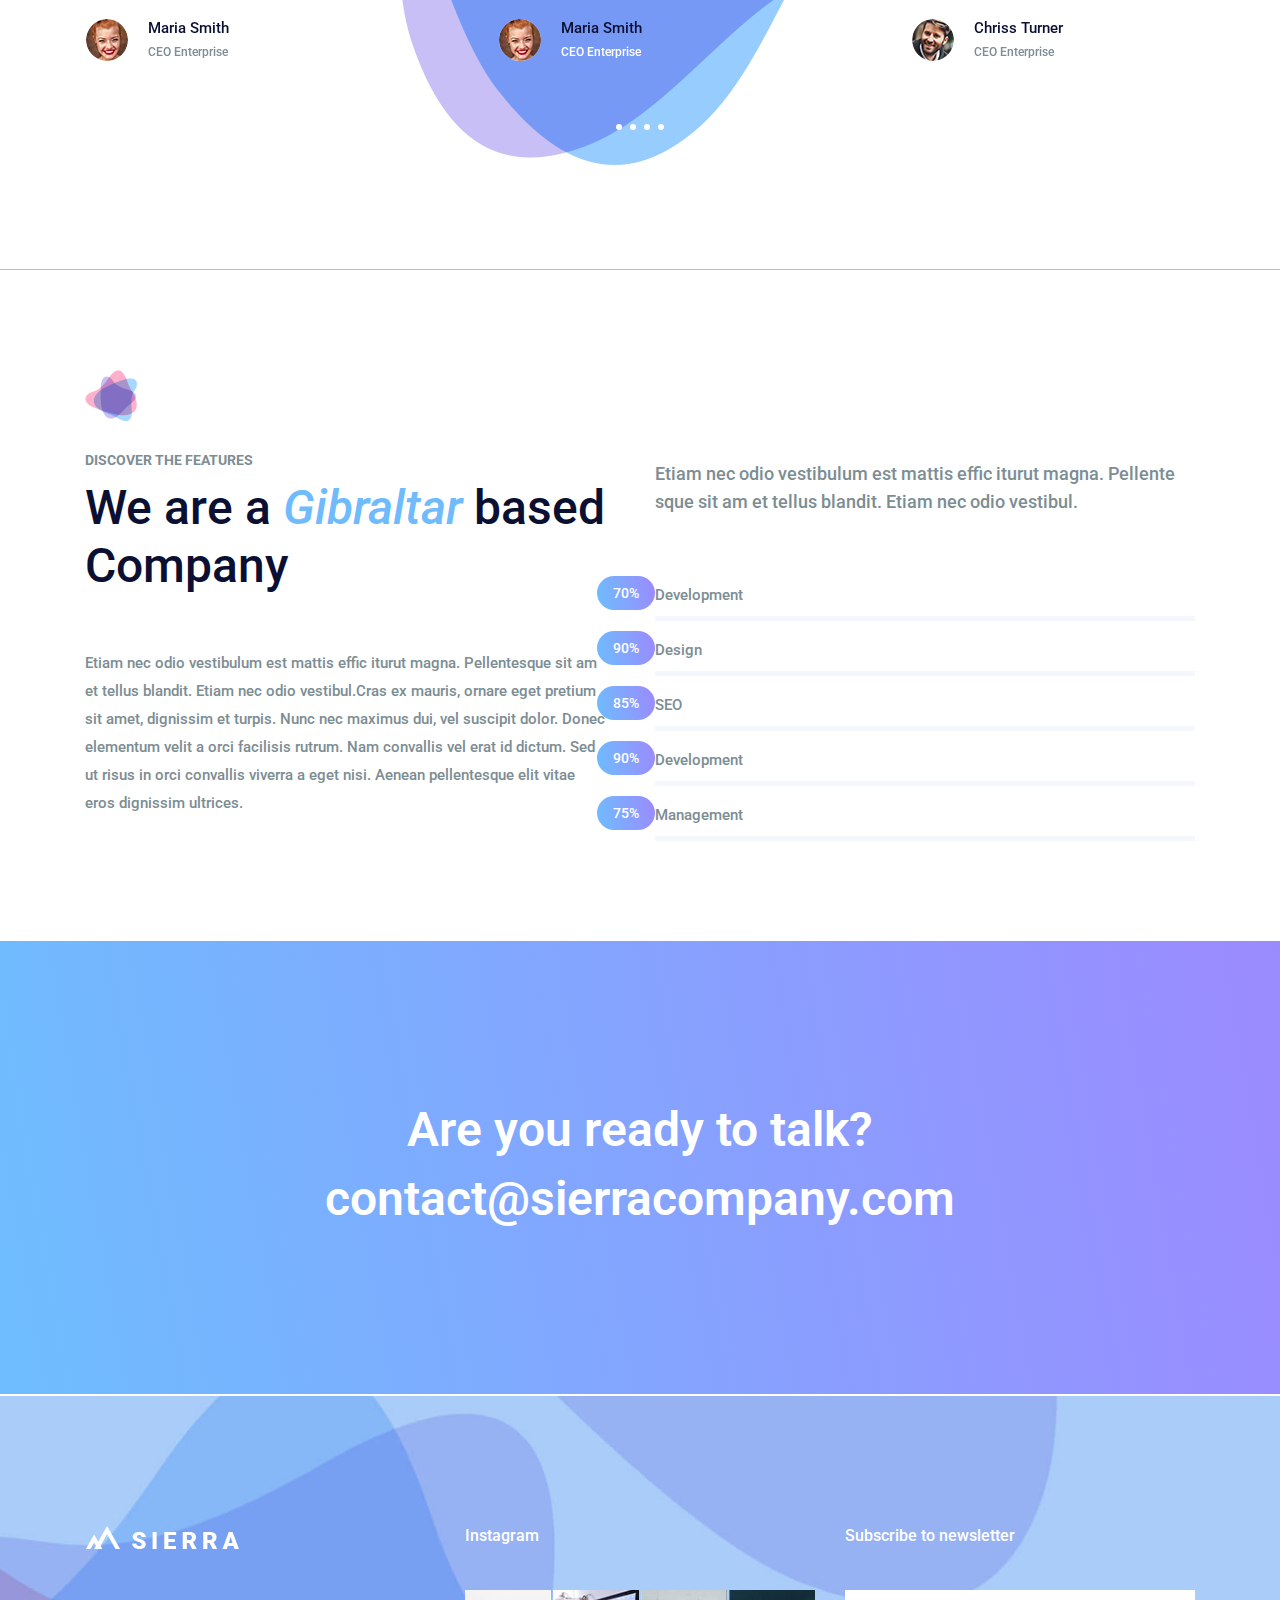
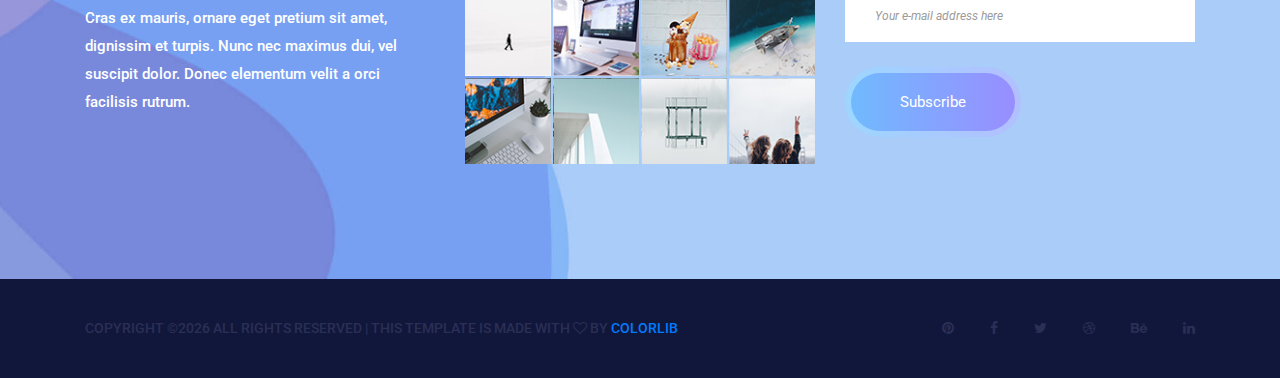
<file: about-us.html>
<!DOCTYPE html>
<html lang="en">
    <head>
        <meta charset="utf-8">
        <meta http-equiv="X-UA-Compatible" content="IE=edge">
        <meta name="viewport" content="width=device-width, initial-scale=1">
        
        <link rel="icon" href="img/fav-icon.png" type="image/x-icon" />
        <!-- The above 3 meta tags *must* come first in the head; any other head content must come *after* these tags -->
        <title>Sierra</title>

        <!-- Icon css link -->
        <link href="css/font-awesome.min.css" rel="stylesheet">
        <!-- Bootstrap -->
        <link href="css/bootstrap.min.css" rel="stylesheet">
        
        <!-- Rev slider css -->
        <link href="vendors/revolution/css/settings.css" rel="stylesheet">
        <link href="vendors/revolution/css/layers.css" rel="stylesheet">
        <link href="vendors/revolution/css/navigation.css" rel="stylesheet">
        
        <!-- Extra plugin css -->
        <link href="vendors/owl-carousel/owl.carousel.min.css" rel="stylesheet">
        <link href="vendors/magnify-popup/magnific-popup.css" rel="stylesheet">
        
        <link href="css/style.css" rel="stylesheet">
        <link href="css/responsive.css" rel="stylesheet">

        <!-- HTML5 shim and Respond.js for IE8 support of HTML5 elements and media queries -->
        <!-- WARNING: Respond.js doesn't work if you view the page via file:// -->
        <!--[if lt IE 9]>
        <script src="https://oss.maxcdn.com/html5shiv/3.7.3/html5shiv.min.js"></script>
        <script src="https://oss.maxcdn.com/respond/1.4.2/respond.min.js"></script>
        <![endif]-->
    </head>
    <body>
        
        <!--================Header Menu Area =================-->
        <header class="main_menu_area">
            <nav class="navbar navbar-expand-lg navbar-light bg-light">
                <a class="navbar-brand" href="#"><img src="img/logo.png" alt=""></a>
                <button class="navbar-toggler" type="button" data-toggle="collapse" data-target="#navbarSupportedContent" aria-controls="navbarSupportedContent" aria-expanded="false" aria-label="Toggle navigation">
                    <span></span>
                    <span></span>
                    <span></span>
                </button>

                <div class="collapse navbar-collapse" id="navbarSupportedContent">
                    <ul class="navbar-nav">
                        <li class="nav-item"><a class="nav-link" href="index.html">Home</a></li>
                        <li class="nav-item active"><a class="nav-link" href="about-us.html">About Us</a></li>
                        <li class="nav-item"><a class="nav-link" href="service.html">Services</a></li>
                        <li class="nav-item"><a class="nav-link" href="portfolio.html">Portfolio</a></li>
                        <li class="nav-item dropdown submenu">
                            <a class="nav-link dropdown-toggle" href="#" id="navbarDropdown" role="button" data-toggle="dropdown" aria-haspopup="true" aria-expanded="false">
                            Blog
                            </a>
                            <ul class="dropdown-menu" aria-labelledby="navbarDropdown">
                                <li class="nav-item"><a class="nav-link" href="blog.html">Blog</a></li>
                                <li class="nav-item"><a class="nav-link" href="single-blog.html">Blog Details</a></li>
                                <li class="nav-item"><a class="nav-link" href="elements.html">Elements</a></li>
                            </ul>
                        </li>
                        <li class="nav-item"><a class="nav-link" href="contact.html">Contact</a></li>
                    </ul>
                </div>
            </nav>
        </header>
        <!--================End Header Menu Area =================-->
        
        <!--================Banner Area =================-->
        <section class="banner_area">
            <div class="container">
                <div class="banner_inner_text">
                    <h2>About Us</h2>
                    <p>Get to know us</p>
                </div>
            </div>
        </section>
        <!--================End Banner Area =================-->
        
        <!--================Challange Area =================-->
        <section class="challange_area p_100">
            <div class="container-fluid">
                <div class="row">
                    <div class="col-lg-6">
                        <div class="challange_text_inner">
                            <div class="l_title">
                                <img src="img/icon/title-icon.png" alt="">
                                <h6>Discover the features</h6>
                                <h2>We don’t hide, we stand tall in front of chalenge</h2>
                            </div>
                            <p>Etiam nec odio vestibulum est mattis effic iturut magna. Pellentesque sit am et tellus blandit. Etiam nec odio vestibul.Cras ex mauris, ornare eget pretium sit amet, dignissim et turpis. Nunc nec maximus dui, vel suscipit dolor. Donec elementum velit a orci facilisis rutrum. Nam convallis vel erat id dictum. Sed ut risus in orci convallis viverra a eget nisi. Aenean pellentesque elit vitae eros dignissim ultrices. </p>
                            <div class="c_video">
                                <a class="popup-youtube" href="https://www.youtube.com/watch?v=62QYQE6k7tg"><img src="img/icon/video-icon.png" alt="">See how we work </a>
                            </div>
                        </div>
                    </div>
                    <div class="col-lg-6 challange_img">
                        <div class="challange_img_inner">
                            <img class="img-fluid" src="img/popup-photo.jpg" alt="">
                        </div>
                    </div>
                </div>
            </div>
        </section>
        <!--================End Challange Area =================-->
        
        <!--================Testimonials Slider Area =================-->
        <section class="testimonials_area">
            <div class="container">
                <div class="testimonials_slider owl-carousel">
                    <div class="item">
                        <div class="testi_item">
                            <h3>“Simply professionals”</h3>
                            <p>Etiam nec odio vestibulum est mattis effic iturut magna. Pellentesque sit am et tellus blandit. Etiam nec odio vestibul. Etiam nec odio vestibulum est mattis effic iturut magna. Pellentesque sit am et tellus.</p>
                            <div class="media">
                                <div class="d-flex">
                                    <img class="rounded-circle" src="img/testimonials/testi-1.jpg" alt="">
                                </div>
                                <div class="media-body">
                                    <h4>Maria Smith</h4>
                                    <h5>CEO Enterprise</h5>
                                </div>
                            </div>
                        </div>
                    </div>
                    <div class="item">
                        <div class="testi_item">
                            <h3>“They are the best”</h3>
                            <p>Etiam nec odio vestibulum est mattis effic iturut magna. Pellentesque sit am et tellus blandit. Etiam nec odio vestibul. Etiam nec odio vestibulum est mattis effic iturut magna. Pellentesque sit am et tellus.</p>
                            <div class="media">
                                <div class="d-flex">
                                    <img class="rounded-circle" src="img/testimonials/testi-2.jpg" alt="">
                                </div>
                                <div class="media-body">
                                    <h4>Chriss Turner</h4>
                                    <h5>CEO Enterprise</h5>
                                </div>
                            </div>
                        </div>
                    </div>
                    <div class="item">
                        <div class="testi_item">
                            <h3>“We just love them”</h3>
                            <p>Etiam nec odio vestibulum est mattis effic iturut magna. Pellentesque sit am et tellus blandit. Etiam nec odio vestibul. Etiam nec odio vestibulum est mattis effic iturut magna. Pellentesque sit am et tellus.</p>
                            <div class="media">
                                <div class="d-flex">
                                    <img class="rounded-circle" src="img/testimonials/testi-3.jpg" alt="">
                                </div>
                                <div class="media-body">
                                    <h4>Julie Smart</h4>
                                    <h5>CEO Enterprise</h5>
                                </div>
                            </div>
                        </div>
                    </div>
                    <div class="item">
                        <div class="testi_item">
                            <h3>“Simply professionals”</h3>
                            <p>Etiam nec odio vestibulum est mattis effic iturut magna. Pellentesque sit am et tellus blandit. Etiam nec odio vestibul. Etiam nec odio vestibulum est mattis effic iturut magna. Pellentesque sit am et tellus.</p>
                            <div class="media">
                                <div class="d-flex">
                                    <img class="rounded-circle" src="img/testimonials/testi-1.jpg" alt="">
                                </div>
                                <div class="media-body">
                                    <h4>Maria Smith</h4>
                                    <h5>CEO Enterprise</h5>
                                </div>
                            </div>
                        </div>
                    </div>
                </div>
            </div>
        </section>
        <!--================End Testimonials Slider Area =================-->
        
        <!--================We Are Company Area =================-->
        <section class="we_company_area p_100">
            <div class="container">
                <div class="row company_inner">
                    <div class="col-lg-6">
                        <div class="left_company_text">
                            <div class="l_title">
                                <img src="img/icon/title-icon.png" alt="">
                                <h6>Discover the features</h6>
                                <h2>We are a <span>Gibraltar</span> based Company</h2>
                            </div>
                            <p>Etiam nec odio vestibulum est mattis effic iturut magna. Pellentesque sit am et tellus blandit. Etiam nec odio vestibul.Cras ex mauris, ornare eget pretium sit amet, dignissim et turpis. Nunc nec maximus dui, vel suscipit dolor. Donec elementum velit a orci facilisis rutrum. Nam convallis vel erat id dictum. Sed ut risus in orci convallis viverra a eget nisi. Aenean pellentesque elit vitae eros dignissim ultrices. </p>
                        </div>
                    </div>
                    <div class="col-lg-6">
                        <div class="company_skill">
                            <p>Etiam nec odio vestibulum est mattis effic iturut magna. Pellente sque sit am et tellus blandit. Etiam nec odio vestibul.</p>
                            <div class="our_skill_inner">
                                <div class="single_skill">
                                    <h3>Development</h3>
                                    <div class="progress" data-value="70">
                                        <div class="progress-bar">
                                            <div class="progress_parcent"><span class="counter">70</span>%</div>
                                        </div>
                                    </div>
                                </div>
                                <div class="single_skill">
                                    <h3>Design</h3>
                                    <div class="progress" data-value="90">
                                        <div class="progress-bar">
                                            <div class="progress_parcent"><span class="counter">90</span>%</div>
                                        </div>
                                    </div>
                                </div>
                                <div class="single_skill">
                                    <h3>SEO</h3>
                                    <div class="progress" data-value="85">
                                        <div class="progress-bar">
                                            <div class="progress_parcent"><span class="counter">85</span>%</div>
                                        </div>
                                    </div>
                                </div>
                                <div class="single_skill">
                                    <h3>Development</h3>
                                    <div class="progress" data-value="90">
                                        <div class="progress-bar">
                                            <div class="progress_parcent"><span class="counter">90</span>%</div>
                                        </div>
                                    </div>
                                </div>
                                <div class="single_skill">
                                    <h3>Management</h3>
                                    <div class="progress" data-value="75">
                                        <div class="progress-bar">
                                            <div class="progress_parcent"><span class="counter">75</span>%</div>
                                        </div>
                                    </div>
                                </div>
                            </div>
                        </div>
                    </div>
                </div>
            </div>
        </section>
        <!--================End We Are Company Area =================-->
        
        <!--================End We Are Company Area =================-->
        <section class="talk_area">
            <div class="container">
                <div class="talk_text">
                    <h4>Are you ready to talk?</h4>
                    <a href="mailto:contact@sierracompany.com">contact@sierracompany.com</a>
                </div>
            </div>
        </section>
        <!--================End We Are Company Area =================-->
        
        <!--================Footer Area =================-->
        <footer class="footr_area">
            <div class="footer_widget_area">
                <div class="container">
                    <div class="row footer_widget_inner">
                        <div class="col-lg-4 col-sm-6">
                            <aside class="f_widget f_about_widget">
                                <img src="img/footer-logo.png" alt="">
                                <p>Cras ex mauris, ornare eget pretium sit amet, dignissim et turpis. Nunc nec maximus dui, vel suscipit dolor. Donec elementum velit a orci facilisis rutrum.</p>
                            </aside>
                        </div>
                        <div class="col-lg-4 col-sm-6">
                            <aside class="f_widget f_insta_widget">
                                <div class="f_title">
                                    <h3>Instagram</h3>
                                </div>
                                <ul>
                                    <li><a href="#"><img src="img/instagram/ins-1.jpg" alt=""></a></li>
                                    <li><a href="#"><img src="img/instagram/ins-2.jpg" alt=""></a></li>
                                    <li><a href="#"><img src="img/instagram/ins-3.jpg" alt=""></a></li>
                                    <li><a href="#"><img src="img/instagram/ins-4.jpg" alt=""></a></li>
                                    <li><a href="#"><img src="img/instagram/ins-5.jpg" alt=""></a></li>
                                    <li><a href="#"><img src="img/instagram/ins-6.jpg" alt=""></a></li>
                                    <li><a href="#"><img src="img/instagram/ins-7.jpg" alt=""></a></li>
                                    <li><a href="#"><img src="img/instagram/ins-8.jpg" alt=""></a></li>
                                </ul>
                            </aside>
                        </div>
                        <div class="col-lg-4 col-sm-6">
                            <aside class="f_widget f_subs_widget">
                                <div class="f_title">
                                    <h3>Subscribe to newsletter</h3>
                                </div>
                                <div class="input-group">
                                    <input type="text" class="form-control" placeholder="Your e-mail address here" aria-label="Your e-mail address here">
                                    <span class="input-group-btn">
                                        <button class="btn btn-secondary submit_btn" type="button">Subscribe</button>
                                    </span>
                                </div>
                            </aside>
                        </div>
                    </div>
                </div>
            </div>
            <div class="footer_copyright">
                <div class="container">
                    <div class="float-sm-left">
                        <h5><!-- Link back to Colorlib can't be removed. Template is licensed under CC BY 3.0. -->
Copyright &copy;<script>document.write(new Date().getFullYear());</script> All rights reserved | This template is made with <i class="fa fa-heart-o" aria-hidden="true"></i> by <a href="https://colorlib.com" target="_blank">Colorlib</a>
<!-- Link back to Colorlib can't be removed. Template is licensed under CC BY 3.0. --></h5>
                    </div>
                    <div class="float-sm-right">
                        <ul>
                            <li><a href="#"><i class="fa fa-pinterest"></i></a></li>
                            <li><a href="#"><i class="fa fa-facebook"></i></a></li>
                            <li><a href="#"><i class="fa fa-twitter"></i></a></li>
                            <li><a href="#"><i class="fa fa-dribbble"></i></a></li>
                            <li><a href="#"><i class="fa fa-behance"></i></a></li>
                            <li><a href="#"><i class="fa fa-linkedin"></i></a></li>
                        </ul>
                    </div>
                </div>
            </div>
        </footer>
        <!--================End Footer Area =================-->
        
        
        
        
        <!-- jQuery (necessary for Bootstrap's JavaScript plugins) -->
        <script src="js/jquery-3.2.1.min.js"></script>
        <!-- Include all compiled plugins (below), or include individual files as needed -->
        <script src="js/popper.min.js"></script>
        <script src="js/bootstrap.min.js"></script>
        <!-- Rev slider js -->
        <script src="vendors/revolution/js/jquery.themepunch.tools.min.js"></script>
        <script src="vendors/revolution/js/jquery.themepunch.revolution.min.js"></script>
        <script src="vendors/revolution/js/extensions/revolution.extension.actions.min.js"></script>
        <script src="vendors/revolution/js/extensions/revolution.extension.video.min.js"></script>
        <script src="vendors/revolution/js/extensions/revolution.extension.slideanims.min.js"></script>
        <script src="vendors/revolution/js/extensions/revolution.extension.layeranimation.min.js"></script>
        <script src="vendors/revolution/js/extensions/revolution.extension.navigation.min.js"></script>
        <script src="vendors/revolution/js/extensions/revolution.extension.slideanims.min.js"></script>
        <!-- Extra plugin css -->
        <script src="vendors/counterup/jquery.waypoints.min.js"></script>
        <script src="vendors/counterup/jquery.counterup.min.js"></script> 
        <script src="vendors/counterup/apear.js"></script>
        <script src="vendors/counterup/countto.js"></script>
        <script src="vendors/owl-carousel/owl.carousel.min.js"></script>
        <script src="vendors/magnify-popup/jquery.magnific-popup.min.js"></script>
        <script src="js/smoothscroll.js"></script>
        
        <script src="js/theme.js"></script>
    </body>
</html>
</file>
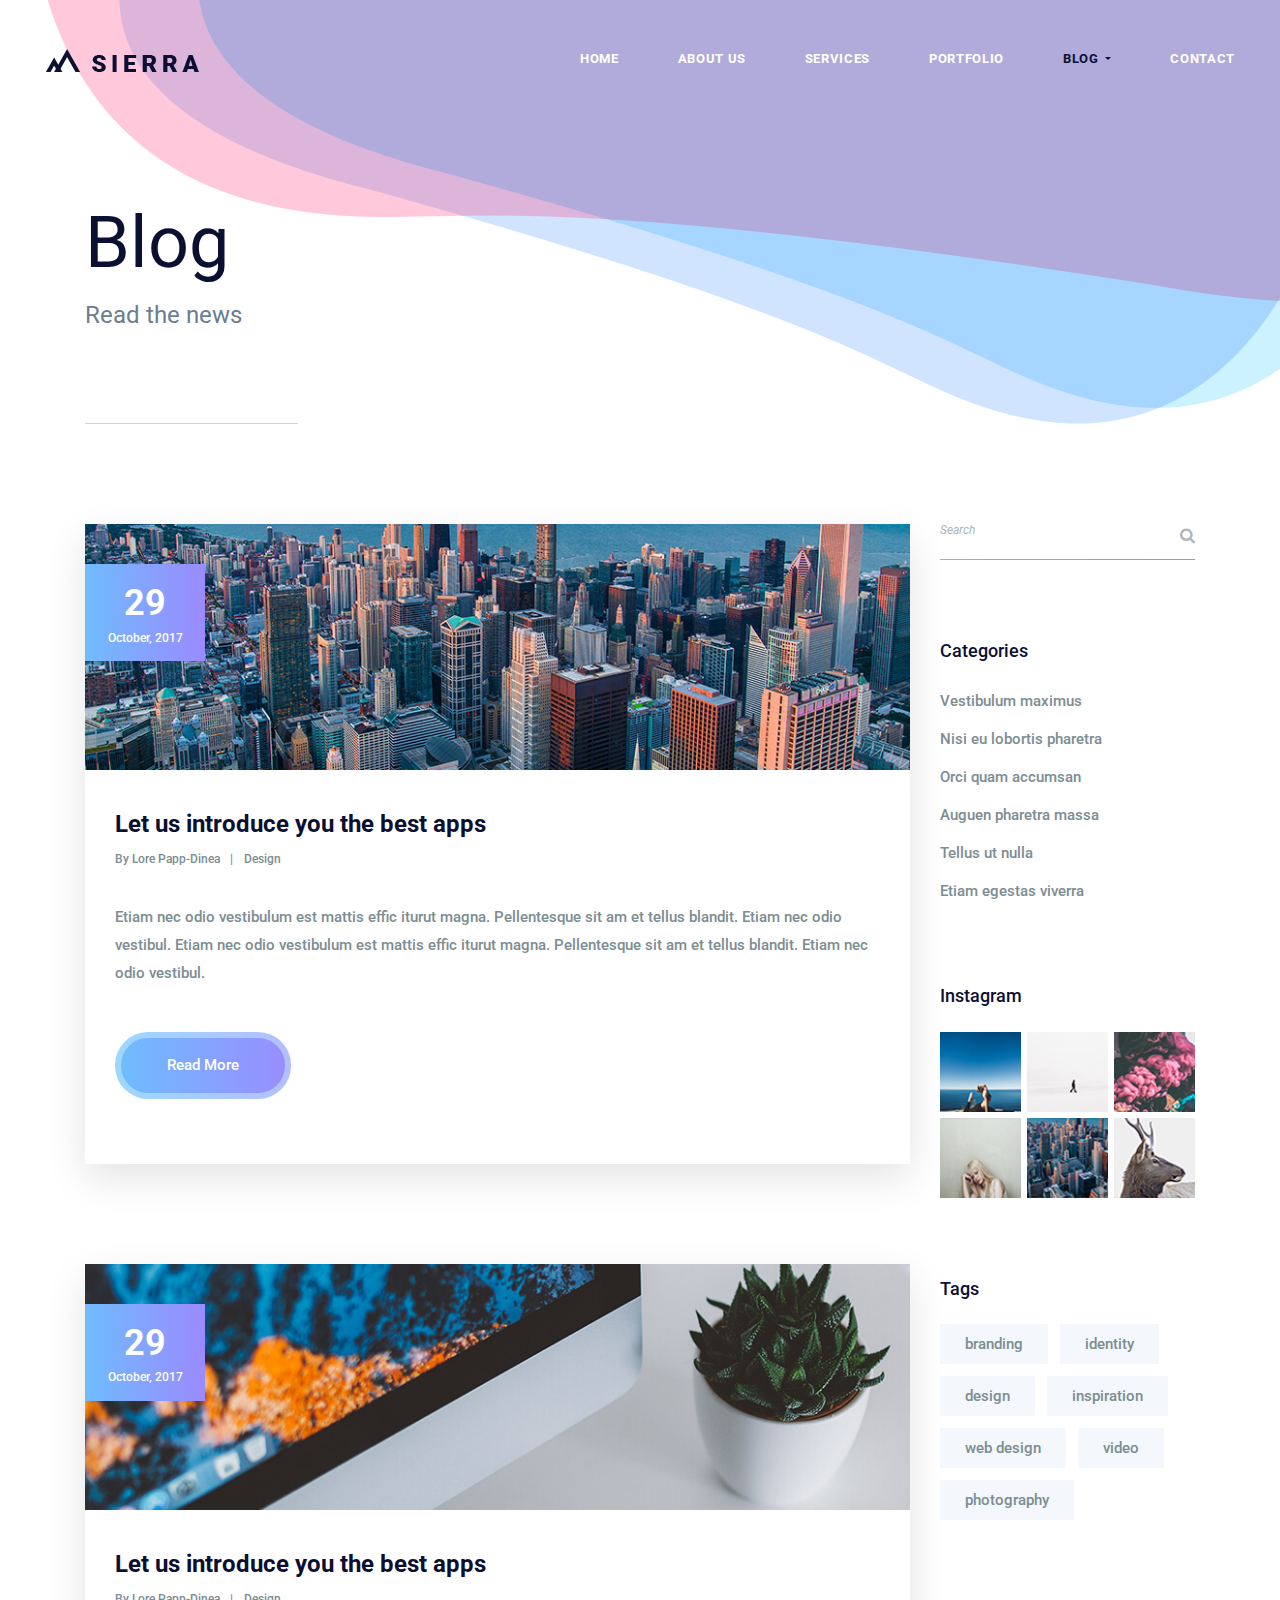
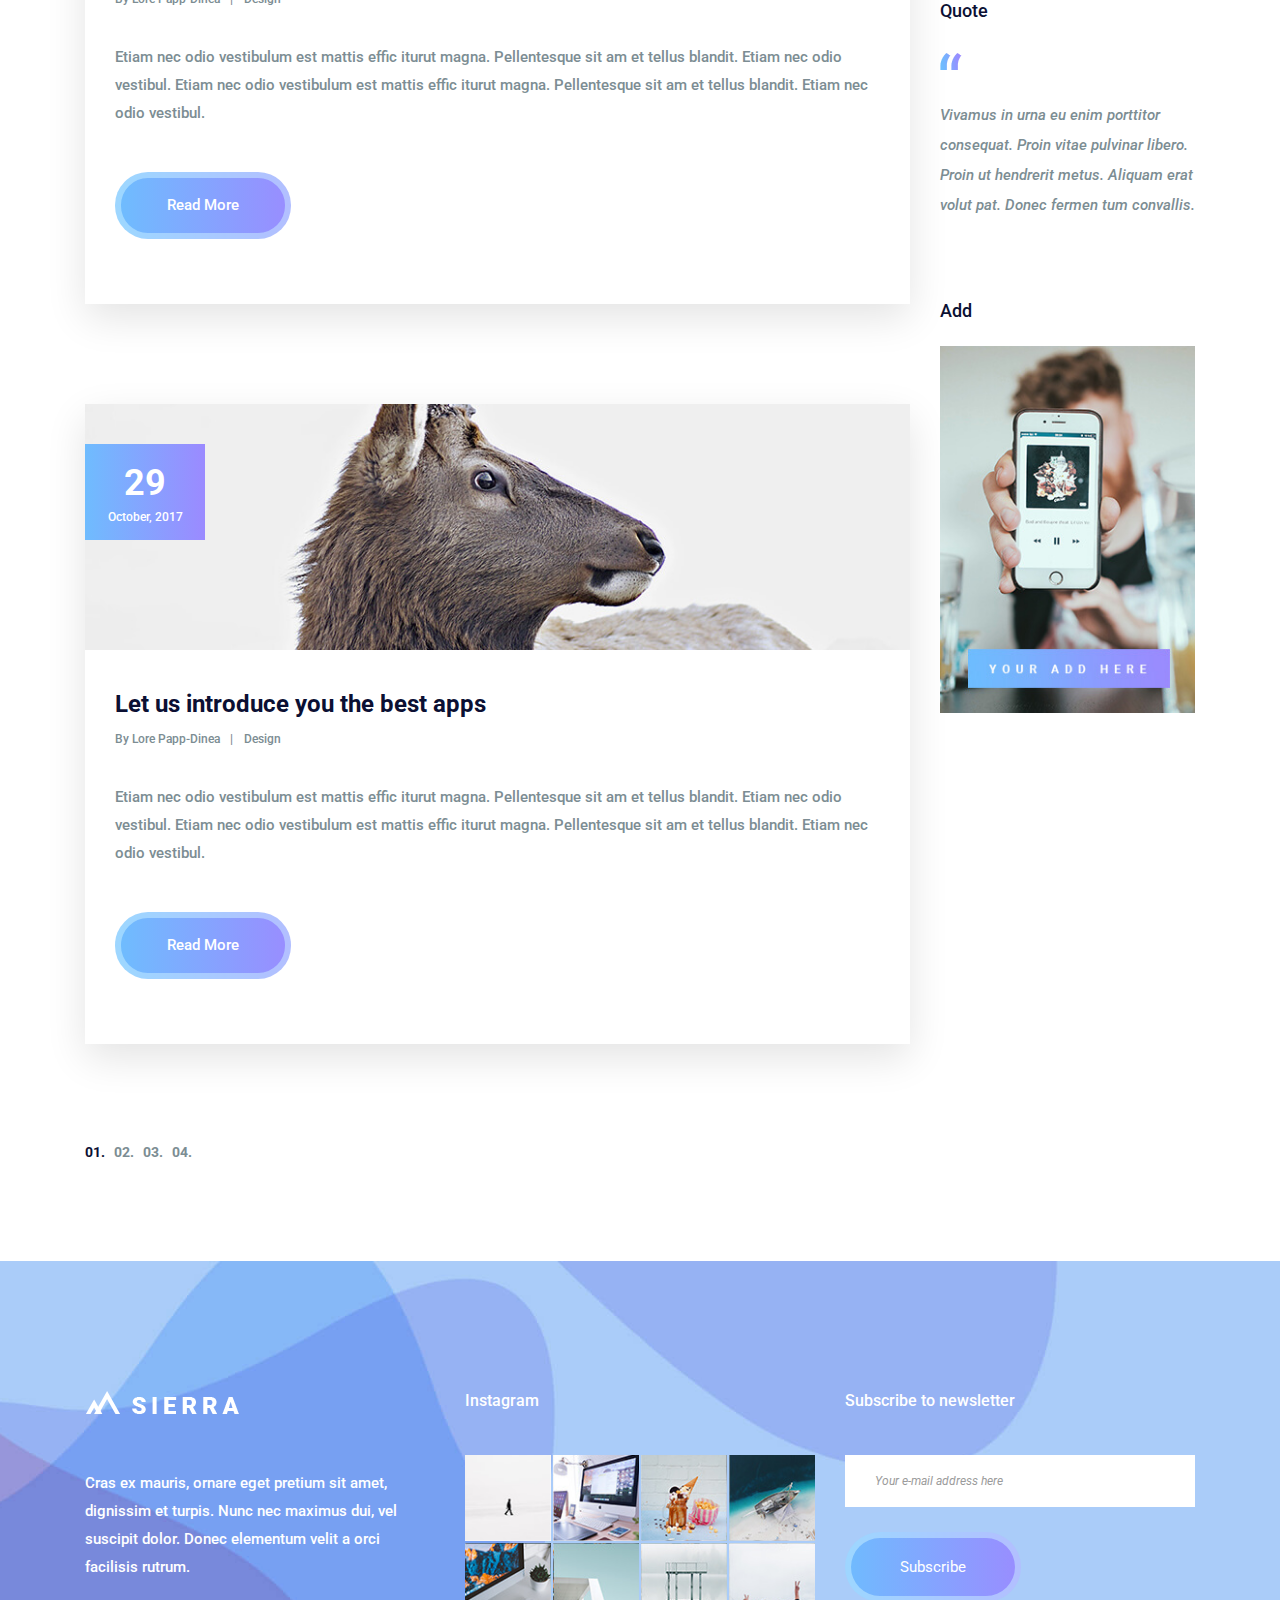
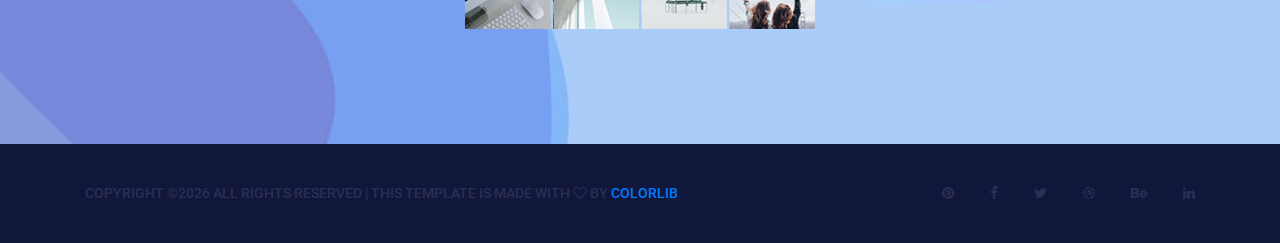
<file: blog.html>
<!DOCTYPE html>
<html lang="en">
    <head>
        <meta charset="utf-8">
        <meta http-equiv="X-UA-Compatible" content="IE=edge">
        <meta name="viewport" content="width=device-width, initial-scale=1">
        
        <link rel="icon" href="img/fav-icon.png" type="image/x-icon" />
        <!-- The above 3 meta tags *must* come first in the head; any other head content must come *after* these tags -->
        <title>Sierra</title>

        <!-- Icon css link -->
        <link href="css/font-awesome.min.css" rel="stylesheet">
        <!-- Bootstrap -->
        <link href="css/bootstrap.min.css" rel="stylesheet">
        
        <!-- Rev slider css -->
        <link href="vendors/revolution/css/settings.css" rel="stylesheet">
        <link href="vendors/revolution/css/layers.css" rel="stylesheet">
        <link href="vendors/revolution/css/navigation.css" rel="stylesheet">
        
        <!-- Extra plugin css -->
        <link href="vendors/owl-carousel/owl.carousel.min.css" rel="stylesheet">
        <link href="vendors/magnify-popup/magnific-popup.css" rel="stylesheet">
        
        
        <link href="css/style.css" rel="stylesheet">
        <link href="css/responsive.css" rel="stylesheet">

        <!-- HTML5 shim and Respond.js for IE8 support of HTML5 elements and media queries -->
        <!-- WARNING: Respond.js doesn't work if you view the page via file:// -->
        <!--[if lt IE 9]>
        <script src="https://oss.maxcdn.com/html5shiv/3.7.3/html5shiv.min.js"></script>
        <script src="https://oss.maxcdn.com/respond/1.4.2/respond.min.js"></script>
        <![endif]-->
    </head>
    <body>
        
        <!--================Header Menu Area =================-->
        <header class="main_menu_area">
            <nav class="navbar navbar-expand-lg navbar-light bg-light">
                <a class="navbar-brand" href="#"><img src="img/logo.png" alt=""></a>
                <button class="navbar-toggler" type="button" data-toggle="collapse" data-target="#navbarSupportedContent" aria-controls="navbarSupportedContent" aria-expanded="false" aria-label="Toggle navigation">
                    <span></span>
                    <span></span>
                    <span></span>
                </button>

                <div class="collapse navbar-collapse" id="navbarSupportedContent">
                    <ul class="navbar-nav">
                        <li class="nav-item"><a class="nav-link" href="index.html">Home</a></li>
                        <li class="nav-item"><a class="nav-link" href="about-us.html">About Us</a></li>
                        <li class="nav-item"><a class="nav-link" href="service.html">Services</a></li>
                        <li class="nav-item"><a class="nav-link" href="portfolio.html">Portfolio</a></li>
                        <li class="nav-item dropdown submenu active">
                            <a class="nav-link dropdown-toggle" href="#" id="navbarDropdown" role="button" data-toggle="dropdown" aria-haspopup="true" aria-expanded="false">
                            Blog
                            </a>
                            <ul class="dropdown-menu" aria-labelledby="navbarDropdown">
                                <li class="nav-item"><a class="nav-link" href="blog.html">Blog</a></li>
                                <li class="nav-item"><a class="nav-link" href="single-blog.html">Blog Details</a></li>
                                <li class="nav-item"><a class="nav-link" href="elements.html">Elements</a></li>
                            </ul>
                        </li>
                        <li class="nav-item"><a class="nav-link" href="contact.html">Contact</a></li>
                    </ul>
                </div>
            </nav>
        </header>
        <!--================End Header Menu Area =================-->
        
        <!--================Banner Area =================-->
        <section class="banner_area">
            <div class="container">
                <div class="banner_inner_text">
                    <h2>Blog</h2>
                    <p>Read the news</p>
                </div>
            </div>
        </section>
        <!--================End Banner Area =================-->
        
        <!--================Blog Main Area =================-->
        <section class="blog_main_area p_100">
            <div class="container">
                <div class="row">
                    <div class="col-lg-9">
                        <div class="blog_main_inner">
                            <div class="blog_main_item">
                                <div class="blog_img">
                                    <img class="img-fluid" src="img/blog/blog-1.jpg" alt="">
                                    <div class="blog_date">
                                        <h4>29</h4>
                                        <h5>October, 2017</h5>
                                    </div>
                                </div>
                                <div class="blog_text">
                                    <a href="#"><h4>Let us introduce you the best apps</h4></a>
                                    <div class="blog_author">
                                        <a href="#">By Lore Papp-Dinea</a>
                                        <a href="#">Design</a>
                                    </div>
                                    <p>Etiam nec odio vestibulum est mattis effic iturut magna. Pellentesque sit am et tellus blandit. Etiam nec odio vestibul. Etiam nec odio vestibulum est mattis effic iturut magna. Pellentesque sit am et tellus blandit. Etiam nec odio vestibul. </p>
                                    <a class="more_btn" href="#">Read More</a>
                                </div>
                            </div>
                            <div class="blog_main_item">
                                <div class="blog_img">
                                    <img class="img-fluid" src="img/blog/blog-2.jpg" alt="">
                                    <div class="blog_date">
                                        <h4>29</h4>
                                        <h5>October, 2017</h5>
                                    </div>
                                </div>
                                <div class="blog_text">
                                    <a href="#"><h4>Let us introduce you the best apps</h4></a>
                                    <div class="blog_author">
                                        <a href="#">By Lore Papp-Dinea</a>
                                        <a href="#">Design</a>
                                    </div>
                                    <p>Etiam nec odio vestibulum est mattis effic iturut magna. Pellentesque sit am et tellus blandit. Etiam nec odio vestibul. Etiam nec odio vestibulum est mattis effic iturut magna. Pellentesque sit am et tellus blandit. Etiam nec odio vestibul. </p>
                                    <a class="more_btn" href="#">Read More</a>
                                </div>
                            </div>
                            <div class="blog_main_item">
                                <div class="blog_img">
                                    <img class="img-fluid" src="img/blog/blog-3.jpg" alt="">
                                    <div class="blog_date">
                                        <h4>29</h4>
                                        <h5>October, 2017</h5>
                                    </div>
                                </div>
                                <div class="blog_text">
                                    <a href="#"><h4>Let us introduce you the best apps</h4></a>
                                    <div class="blog_author">
                                        <a href="#">By Lore Papp-Dinea</a>
                                        <a href="#">Design</a>
                                    </div>
                                    <p>Etiam nec odio vestibulum est mattis effic iturut magna. Pellentesque sit am et tellus blandit. Etiam nec odio vestibul. Etiam nec odio vestibulum est mattis effic iturut magna. Pellentesque sit am et tellus blandit. Etiam nec odio vestibul. </p>
                                    <a class="more_btn" href="#">Read More</a>
                                </div>
                            </div>
                        </div>
                    </div>
                    <div class="col-lg-3">
                        <div class="blog_right_sidebar">
                            <aside class="r_widget search_widget">
                                <div class="input-group">
                                    <input type="text" class="form-control" placeholder="Search" aria-label="Search">
                                    <span class="input-group-btn">
                                        <button class="btn btn-secondary" type="button"><i class="fa fa-search"></i></button>
                                    </span>
                                </div>
                            </aside>
                            <aside class="r_widget categories_widget">
                                <div class="r_w_title">
                                    <h3>Categories</h3>
                                </div>
                                <ul>
                                    <li><a href="#">Vestibulum maximus</a></li>
                                    <li><a href="#">Nisi eu lobortis pharetra</a></li>
                                    <li><a href="#">Orci quam accumsan</a></li>
                                    <li><a href="#">Auguen pharetra massa</a></li>
                                    <li><a href="#">Tellus ut nulla</a></li>
                                    <li><a href="#"> Etiam egestas viverra </a></li>
                                </ul>
                            </aside>
                            <aside class="r_widget insta_widget">
                                <div class="r_w_title">
                                    <h3>Instagram</h3>
                                </div>
                                <ul>
                                    <li><a href="https://www.instagram.com/?hl=en">
                                        <img class="img-fluid" src="img/instagram/right-instagram/r-in-1.jpg" alt="">
                                    </a></li>
                                    <li><a href="https://www.instagram.com/?hl=en">
                                        <img class="img-fluid" src="img/instagram/right-instagram/r-in-2.jpg" alt="">
                                    </a></li>
                                    <li><a href="https://www.instagram.com/?hl=en">
                                        <img class="img-fluid" src="img/instagram/right-instagram/r-in-3.jpg" alt="">
                                    </a></li>
                                    <li><a href="https://www.instagram.com/?hl=en">
                                        <img class="img-fluid" src="img/instagram/right-instagram/r-in-4.jpg" alt="">
                                    </a></li>
                                    <li><a href="https://www.instagram.com/?hl=en">
                                        <img class="img-fluid" src="img/instagram/right-instagram/r-in-5.jpg" alt="">
                                    </a></li>
                                    <li><a href="https://www.instagram.com/?hl=en">
                                        <img class="img-fluid" src="img/instagram/right-instagram/r-in-6.jpg" alt="">
                                    </a></li>
                                </ul>
                            </aside>
                            <aside class="r_widget tag_widget">
                                <div class="r_w_title">
                                    <h3>Tags</h3>
                                </div>
                                <ul>
                                    <li><a href="#">branding</a></li>
                                    <li><a href="#">identity</a></li>
                                    <li><a href="#">design</a></li>
                                    <li><a href="#">inspiration</a></li>
                                    <li><a href="#">web design</a></li>
                                    <li><a href="#">video</a></li>
                                    <li><a href="#">photography</a></li>
                                </ul>
                            </aside>
                            <aside class="r_widget quote_widget">
                                <div class="r_w_title">
                                    <h3>Quote</h3>
                                </div>
                                <img src="img/icon/quote-icon.png" alt="">
                                <p>Vivamus in urna eu enim porttitor consequat. Proin vitae pulvinar libero. Proin ut hendrerit metus. Aliquam erat volut pat. Donec fermen tum convallis.</p>
                            </aside>
                            <aside class="r_widget add_widget">
                                <div class="r_w_title">
                                    <h3>Add</h3>
                                </div>
                                <img class="img-fluid" src="img/add.jpg" alt="">
                            </aside>
                        </div>
                    </div>
                </div>
                <nav aria-label="Page navigation example" class="pagination_area">
                    <ul class="pagination">
                        <li class="page-item active"><a class="page-link" href="#">01.</a></li>
                        <li class="page-item"><a class="page-link" href="#">02.</a></li>
                        <li class="page-item"><a class="page-link" href="#">03.</a></li>
                        <li class="page-item"><a class="page-link" href="#">04.</a></li>
                    </ul>
                </nav>
            </div>
        </section>
        <!--================End Blog Main Area =================-->
        
        <!--================Footer Area =================-->
        <footer class="footr_area">
            <div class="footer_widget_area">
                <div class="container">
                    <div class="row footer_widget_inner">
                        <div class="col-lg-4 col-sm-6">
                            <aside class="f_widget f_about_widget">
                                <img src="img/footer-logo.png" alt="">
                                <p>Cras ex mauris, ornare eget pretium sit amet, dignissim et turpis. Nunc nec maximus dui, vel suscipit dolor. Donec elementum velit a orci facilisis rutrum.</p>
                            </aside>
                        </div>
                        <div class="col-lg-4 col-sm-6">
                            <aside class="f_widget f_insta_widget">
                                <div class="f_title">
                                    <h3>Instagram</h3>
                                </div>
                                <ul>
                                    <li><a href="#"><img src="img/instagram/ins-1.jpg" alt=""></a></li>
                                    <li><a href="#"><img src="img/instagram/ins-2.jpg" alt=""></a></li>
                                    <li><a href="#"><img src="img/instagram/ins-3.jpg" alt=""></a></li>
                                    <li><a href="#"><img src="img/instagram/ins-4.jpg" alt=""></a></li>
                                    <li><a href="#"><img src="img/instagram/ins-5.jpg" alt=""></a></li>
                                    <li><a href="#"><img src="img/instagram/ins-6.jpg" alt=""></a></li>
                                    <li><a href="#"><img src="img/instagram/ins-7.jpg" alt=""></a></li>
                                    <li><a href="#"><img src="img/instagram/ins-8.jpg" alt=""></a></li>
                                </ul>
                            </aside>
                        </div>
                        <div class="col-lg-4 col-sm-6">
                            <aside class="f_widget f_subs_widget">
                                <div class="f_title">
                                    <h3>Subscribe to newsletter</h3>
                                </div>
                                <div class="input-group">
                                    <input type="text" class="form-control" placeholder="Your e-mail address here" aria-label="Your e-mail address here">
                                    <span class="input-group-btn">
                                        <button class="btn btn-secondary submit_btn" type="button">Subscribe</button>
                                    </span>
                                </div>
                            </aside>
                        </div>
                    </div>
                </div>
            </div>
            <div class="footer_copyright">
                <div class="container">
                    <div class="float-sm-left">
                        <h5><!-- Link back to Colorlib can't be removed. Template is licensed under CC BY 3.0. -->
Copyright &copy;<script>document.write(new Date().getFullYear());</script> All rights reserved | This template is made with <i class="fa fa-heart-o" aria-hidden="true"></i> by <a href="https://colorlib.com" target="_blank">Colorlib</a>
<!-- Link back to Colorlib can't be removed. Template is licensed under CC BY 3.0. --></h5>
                    </div>
                    <div class="float-sm-right">
                        <ul>
                            <li><a href="#"><i class="fa fa-pinterest"></i></a></li>
                            <li><a href="#"><i class="fa fa-facebook"></i></a></li>
                            <li><a href="#"><i class="fa fa-twitter"></i></a></li>
                            <li><a href="#"><i class="fa fa-dribbble"></i></a></li>
                            <li><a href="#"><i class="fa fa-behance"></i></a></li>
                            <li><a href="#"><i class="fa fa-linkedin"></i></a></li>
                        </ul>
                    </div>
                </div>
            </div>
        </footer>
        <!--================End Footer Area =================-->
        
        
        
        
        <!-- jQuery (necessary for Bootstrap's JavaScript plugins) -->
        <script src="js/jquery-3.2.1.min.js"></script>
        <!-- Include all compiled plugins (below), or include individual files as needed -->
        <script src="js/popper.min.js"></script>
        <script src="js/bootstrap.min.js"></script>
        <!-- Rev slider js -->
        <script src="vendors/revolution/js/jquery.themepunch.tools.min.js"></script>
        <script src="vendors/revolution/js/jquery.themepunch.revolution.min.js"></script>
        <script src="vendors/revolution/js/extensions/revolution.extension.actions.min.js"></script>
        <script src="vendors/revolution/js/extensions/revolution.extension.video.min.js"></script>
        <script src="vendors/revolution/js/extensions/revolution.extension.slideanims.min.js"></script>
        <script src="vendors/revolution/js/extensions/revolution.extension.layeranimation.min.js"></script>
        <script src="vendors/revolution/js/extensions/revolution.extension.navigation.min.js"></script>
        <script src="vendors/revolution/js/extensions/revolution.extension.slideanims.min.js"></script>
        <!-- Extra plugin css -->
        <script src="vendors/counterup/jquery.waypoints.min.js"></script>
        <script src="vendors/counterup/jquery.counterup.min.js"></script> 
        <script src="vendors/counterup/apear.js"></script>
        <script src="vendors/counterup/countto.js"></script>
        <script src="vendors/owl-carousel/owl.carousel.min.js"></script>
        <script src="vendors/magnify-popup/jquery.magnific-popup.min.js"></script>
        <script src="js/smoothscroll.js"></script>
        <script src="vendors/circle-bar/circle-progress.min.js"></script>
        <script src="vendors/circle-bar/plugins.js"></script>
        <script src="vendors/isotope/imagesloaded.pkgd.min.js"></script>
        <script src="vendors/isotope/isotope.pkgd.min.js"></script>
        
        <script src="js/circle-active.js"></script>
        <script src="js/theme.js"></script>
    </body>
</html>
</file>
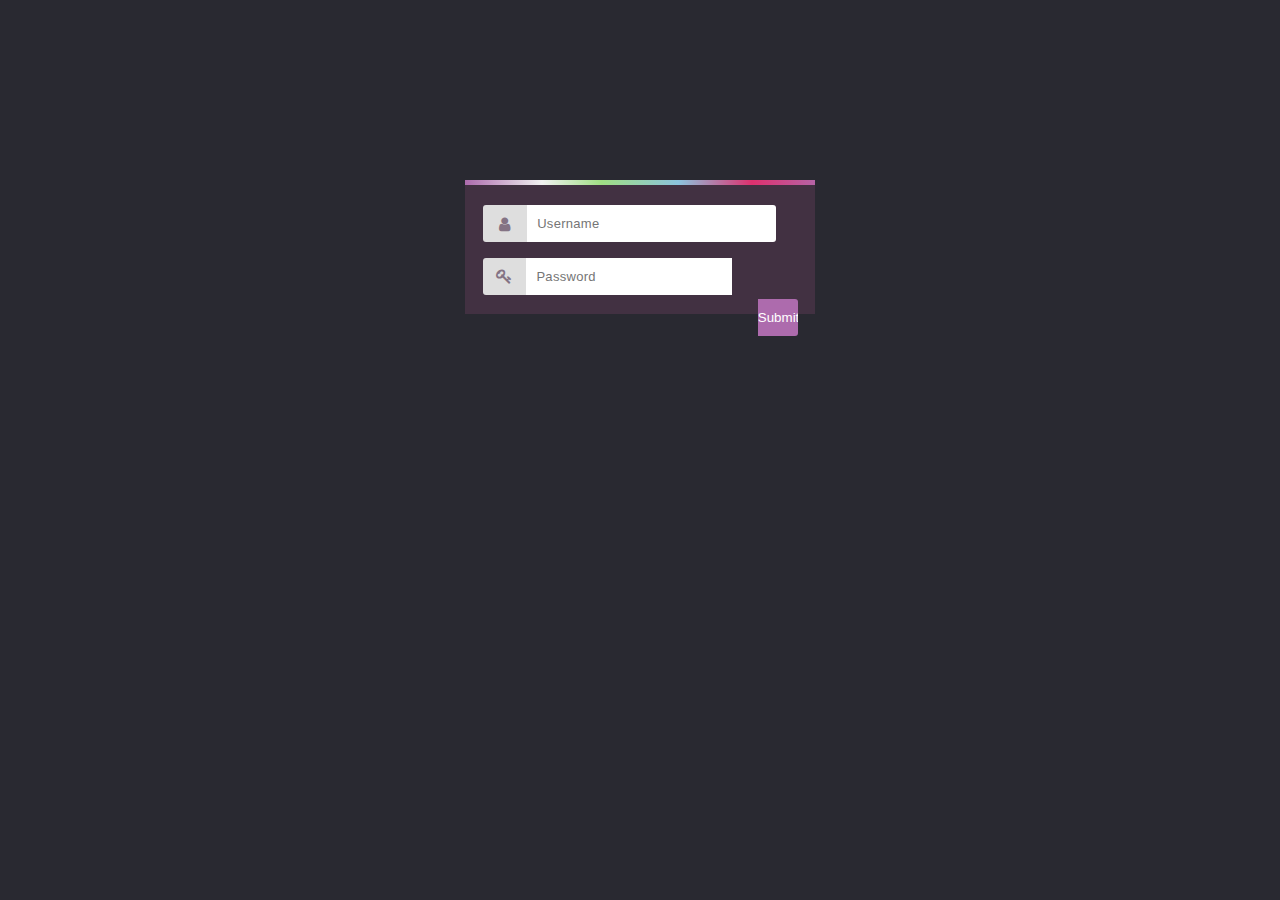
<file: job-form.html>
<html>
<head>
<link rel="stylesheet" href="https://cdnjs.cloudflare.com/ajax/libs/font-awesome/4.7.0/css/font-awesome.min.css">
<style>
@import url('https://fonts.googleapis.com/css?family=Open+Sans');

.container-p {
	height: 134px;
	position: relative;
}

body {
	background: #292931;
	padding: 0;
	margin: 0;
   font-family: 'Open Sans', sans-serif;
}
.signUpForm {
	position: relative;
	height: 100%;
	width: 350px;
	margin: auto;
   margin-top: 20vh;
	background: #423142;
}

.bottom-form {
	position: relative;
	height: 100%;
	margin-top: 2%;
	width: 350px;
	margin: auto;
}

.fa {
	padding-top: 16%;
}

.icon {
    padding: 1%;
    height: 27px;
    padding: 5px;
    width: 11%;
    float: left;
    color: #847384;
    background: #DEDEDE;
    text-align: center;
    -webkit-border-top-left-radius: 3px;
    -webkit-border-bottom-left-radius: 3px;
    -moz-border-radius-topleft: 3px;
    -moz-border-radius-bottomleft: 3px;
    border-top-left-radius: 3px;
    border-bottom-left-radius: 3px;
    -webkit-transition: all 200ms;
    -moz-transition: all 200ms;
    -ms-transition: all 200ms;
    -o-transition: all 200ms;
}

.username-input {
	letter-spacing: 0.3px;
	font-size: 13px;
    width: 79%;
    height: 37px;
    border: none;
    padding-left: 8px;
    padding: 0px 10px;
    -webkit-border-top-right-radius: 3px;
    -webkit-border-bottom-right-radius: 3px;
	 -webkit-border-top-left-radius: 3px;
    -webkit-border-bottom-left-radius: 3px;
    -moz-border-radius-topright: 3px;
    -moz-border-radius-bottomright: 3px;
	 -moz-border-radius-topleft: 3px;
    -moz-border-radius-bottomleft: 3px;
    border-top-right-radius: 3px;
    border-bottom-right-radius: 3px;
	 border-top-left-radius: 0px;
    border-bottom-left-radius: 0px;
	
}




.input-field {
    height: 23px;
    padding-top: 4px;
    width: 90%;
    padding-left: 5%;
    position: relative;
    height: 20px;
    border: none;
}


.input-field-password {
	float: left;
	width: 88%;
	padding-left: 5%;
	position: relative;
	height: 25px;
}

.no-top-padding {
	padding-top: 0%;
}

.password-input {
	letter-spacing: 0.3px;
	font-size: 13px;
	width: 66.6%;
    height: 37px;
    border: none;
    padding: 0px 10px;
	-webkit-border-top-right-radius: 0px;
	-webkit-border-bottom-right-radius: 0px;
	-webkit-border-top-left-radius: 0px;
	-webkit-border-bottom-left-radius: 0px;
	-moz-border-radius-topright: 0px;
	-moz-border-radius-bottomright: 0px;
	-moz-border-radius-topleft: 0px;
	-moz-border-radius-bottomleft: 0px;
}

.login {
    color: #fff;
    float: right;
    width: 12.6%;
    height: 37px;
    border: none;
    background: #AD6BAD;
    -webkit-border-top-right-radius: 3px;
    -webkit-border-bottom-right-radius: 3px;
    -moz-border-radius-topright: 3px;
    -moz-border-radius-bottomright: 3px;
    border-top-right-radius: 3px;
    border-bottom-right-radius: 3px;
    padding: 0px 0px;
	 cursor: pointer;
}



#canvas-basic {
	position: relative;
	display: block;
	width: 100%;
	height: 5px;
	top: 0;
	right: 0;
	bottom: 0;
	left: 0;
	background: #ad6bad;
	background: -moz-linear-gradient(left,  #ad6bad 0%, #f1f1f1 22%, #a0de84 39%, #8cc3dd 61%, #de306e 82%, #b563a5 100%);
	background: -webkit-linear-gradient(left,  #ad6bad 0%,#f1f1f1 22%,#a0de84 39%,#8cc3dd 61%,#de306e 82%,#b563a5 100%);
	background: linear-gradient(to right,  #ad6bad 0%,#f1f1f1 22%,#a0de84 39%,#8cc3dd 61%,#de306e 82%,#b563a5 100%);
	filter: progid:DXImageTransform.Microsoft.gradient( startColorstr='#ad6bad', endColorstr='#b563a5',GradientType=1 );
	-webkit-transition: all 1s;
	-moz-transition: all 1s;
	-ms-transition: all 1s;
	-o-transition: all 1s;
	transition: all 1s;
}

.signInText {
	height: 34px;
	font-size: 2rem;
	color: #685A65;
	width: 50%;
	float: left;
}
.bottom-form {
	position: relative;
	height: 95px;
	margin-top: 2%;
	width: 350px;
	margin: auto;
}
.passwordText {
	height: 34px;
	font-family: 'Open Sans', sans-serif;
	font-size: 1rem;
	color: #685A65;
	width: 44%;
	float: left;
	display: inline-table;
	text-align: right;
	position: absolute;
	bottom: 0%;
	right: 6%;
	text-decoration: underline;
}
.refreshing {
	padding-top: 0%;
	animation: loading 1s infinite;
}

#refreshClick {
	display: none;
}

@keyframes loading {
	from {
		transform:rotate(0deg); 
	}
	to {
		transform:rotate(360deg);  		
	}
}

@-webkit-keyframes loading {
	from {
		-webkit-transform:rotate(0deg); 
	}
	to {
		-webkit-transform:rotate(360deg);  
	}
}

@-moz-keyframes loading {
	from {
		-moz-transform:rotate(0deg); 
	}
	to {
		-moz-transform:rotate(360deg);  
	}
}

@-o-keyframes loading {
	from {
		-o-transform:rotate(0deg); 
	}
	to {  
		-o-transform:rotate(360deg);  
	}
}







@media screen and (max-width: 480px) {
	.signUpForm {
		position: relative;
		height: 100%;
		width: 280px;
		margin: auto;
		margin-top: 15%;
		background: #423142;
	}
.bottom-form {
	position: relative;
	height: 85px;
	margin-top: 2%;
	width: 250px;
	margin: auto;
}	
.password-input {
	width: 64.6%;
	height: 34.5px;
	border: none;
	padding-left: 5%;
}

.username-input {
	width: 79%;
	height: 35px;
	border: none;
	padding-left: 3%;
	-webkit-border-top-right-radius: 3px;
	-webkit-border-bottom-right-radius: 3px;
	-moz-border-radius-topright: 3px;
	-moz-border-radius-bottomright: 3px;
	border-top-right-radius: 3px;
	border-bottom-right-radius: 3px;

}

.login {
	cursor: pointer;
	color: #fff;
	float: right;
	width: 15%;
	height: 37px;
	border: none;
	background: #AD6BAD;
	-webkit-border-top-right-radius: 3px;
	-webkit-border-bottom-right-radius: 3px;
	-moz-border-radius-topright: 3px;
	-moz-border-radius-bottomright: 3px;
	border-top-right-radius: 3px;
	border-bottom-right-radius: 3px;
	-webkit-transition: all 200ms;
	-moz-transition: all 200ms;
	-ms-transition: all 200ms;
	-o-transition: all 200ms;
	transition: all 200ms;
}

.login:hover {
	background: #864A86;
}
	
@media only screen and (max-width: 481px) {
	.icon {
		 padding: 1%;
		 height: 27px;
		 padding: 4px;
	}
	.username-input {
		 width: 78%;
		 height: 35px;
		 border: none;
		 padding-left: 3%;
		 -webkit-border-top-right-radius: 3px;
		 -webkit-border-bottom-right-radius: 3px;
		 -moz-border-radius-topright: 3px;
		 -moz-border-radius-bottomright: 3px;
		 border-top-right-radius: 3px;
		 border-bottom-right-radius: 3px;
	}
	.password-input {
		 width: 61.6%;
		 height: 36.5px;
		 border: none;
		 padding-left: 5%;
	}
	#pass-icon {
		height: 28.5px;
	}
}
</style>
</head>
<body>
<div class="container-p">

	<form class="signUpForm">
		<canvas id="canvas-basic"></canvas>
		<p class="input-field"><span id="user-icon" class="icon"><i class="fa fa-user" aria-hidden="true"></i></span> <input placeholder="Username" type="text" name="name" class="username-input"></p>
		<p class="input-field-password"><span id="pass-icon" class="icon"><i class="fa fa-key" aria-hidden="true"></i></span> <input type="text" placeholder="Password" name="number" class="password-input"></p>
		<p class="input-field"> <input class="login" type="submit"></p>
	
	</form>
	
</div>

</body>
</html>
</file>
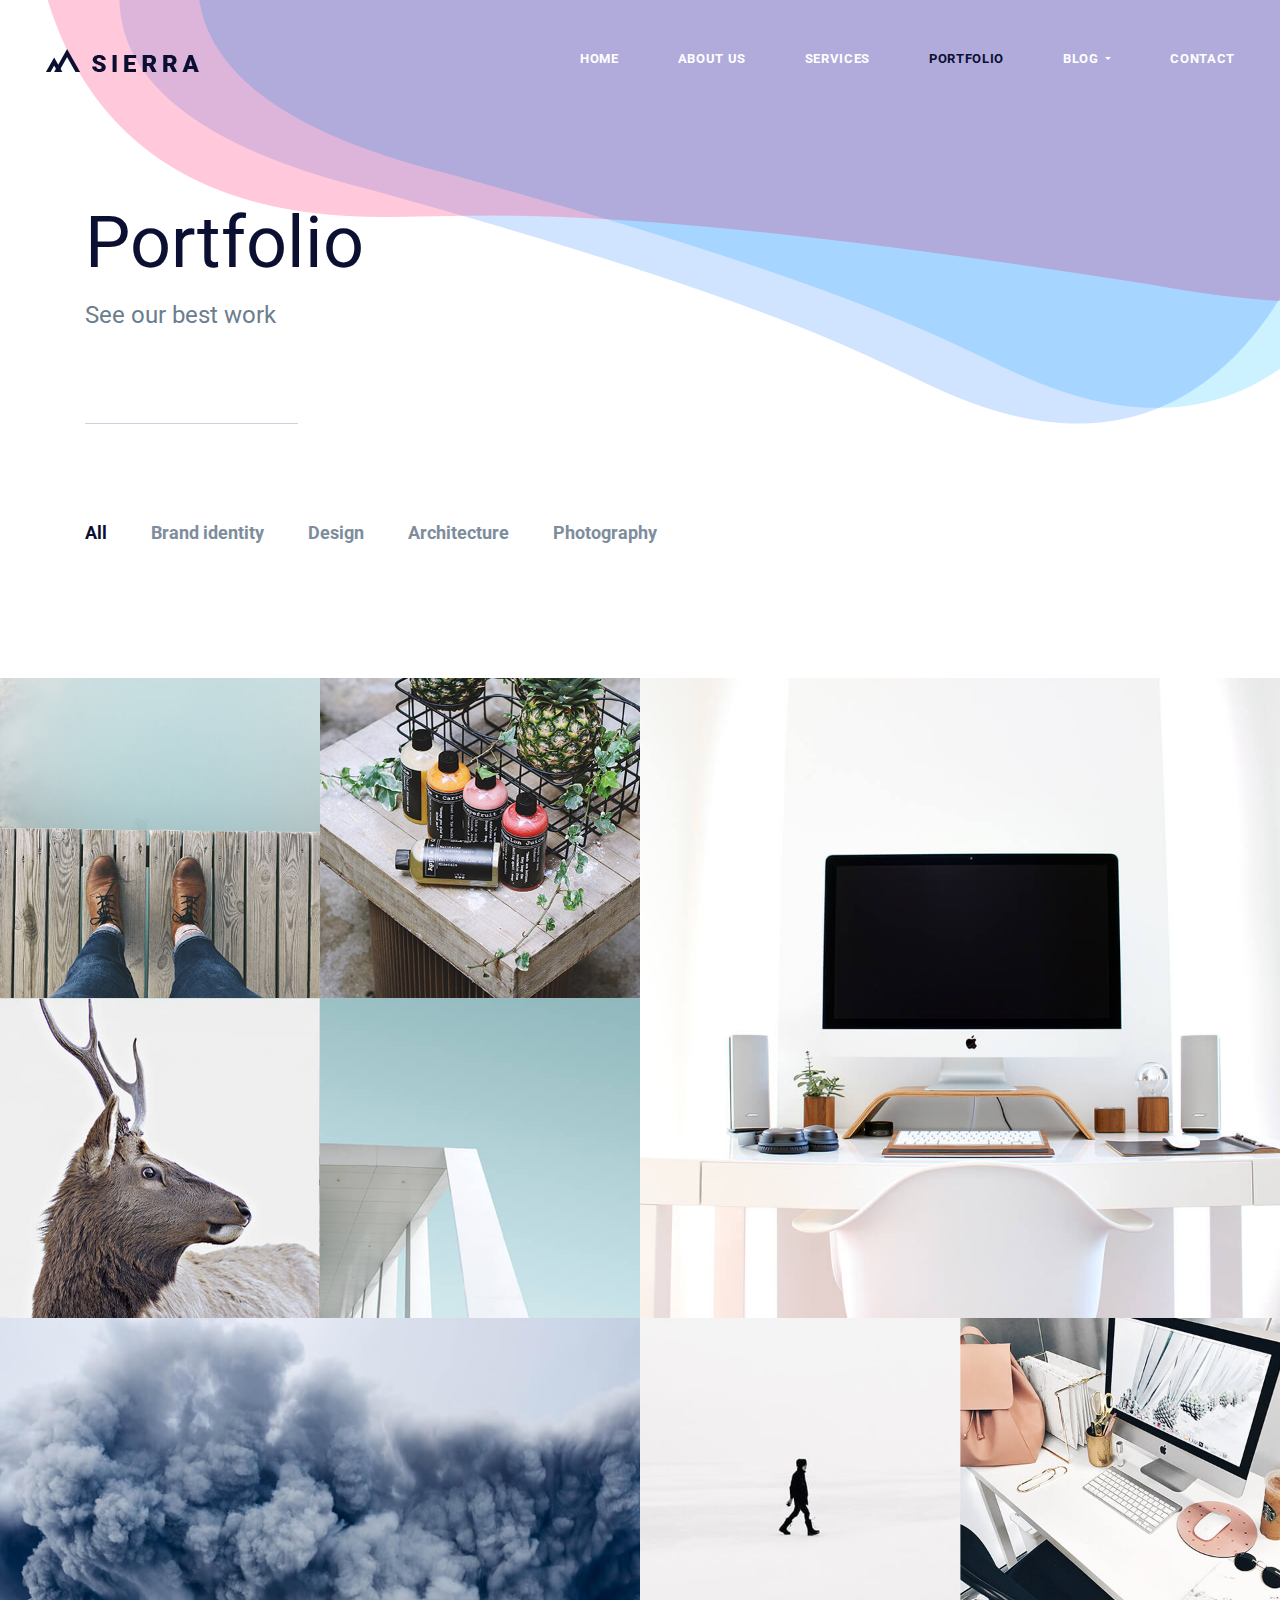
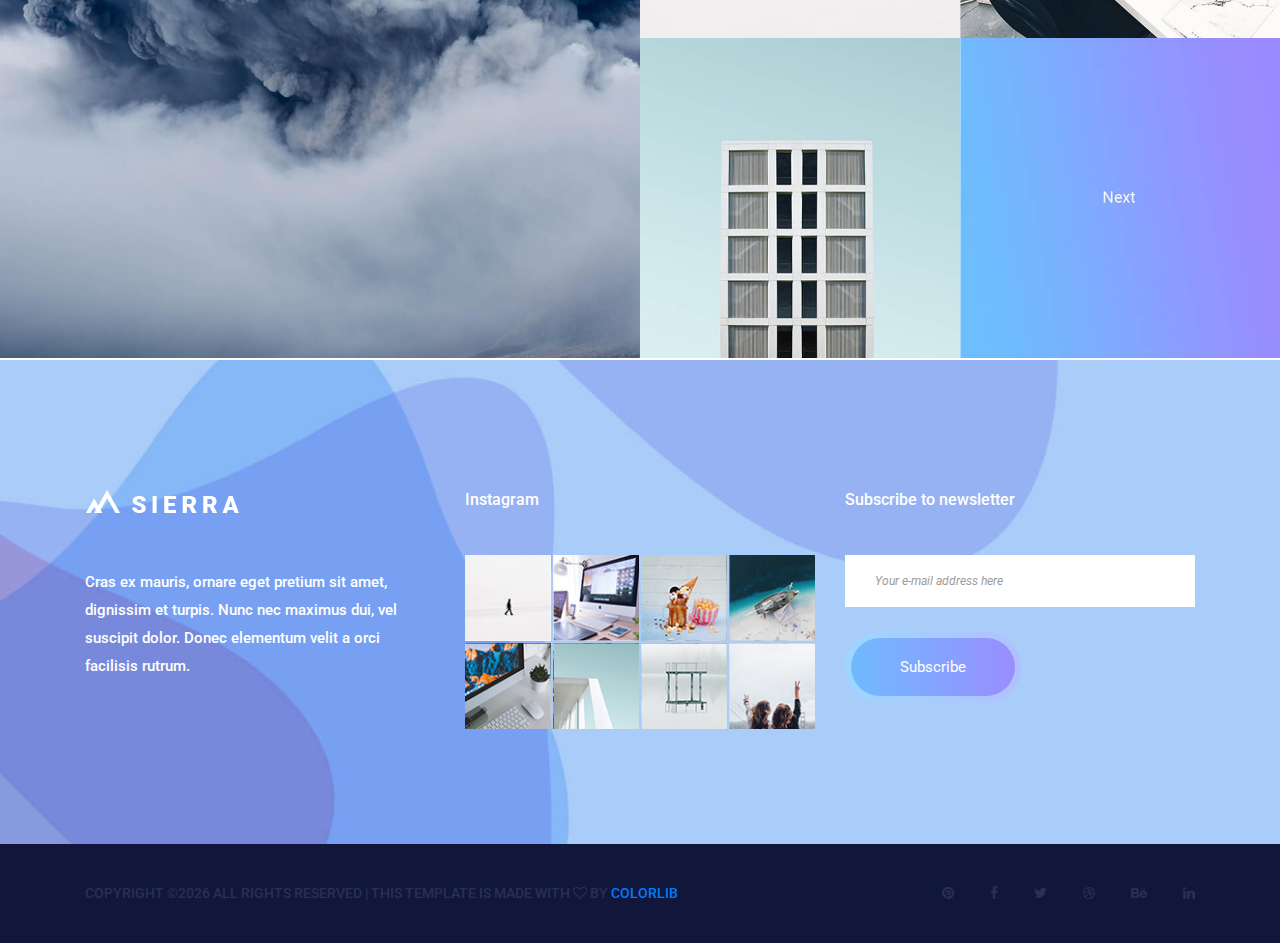
<file: portfolio.html>
<!DOCTYPE html>
<html lang="en">
    <head>
        <meta charset="utf-8">
        <meta http-equiv="X-UA-Compatible" content="IE=edge">
        <meta name="viewport" content="width=device-width, initial-scale=1">
        
        <link rel="icon" href="img/fav-icon.png" type="image/x-icon" />
        <!-- The above 3 meta tags *must* come first in the head; any other head content must come *after* these tags -->
        <title>Sierra</title>

        <!-- Icon css link -->
        <link href="css/font-awesome.min.css" rel="stylesheet">
        <!-- Bootstrap -->
        <link href="css/bootstrap.min.css" rel="stylesheet">
        
        <!-- Rev slider css -->
        <link href="vendors/revolution/css/settings.css" rel="stylesheet">
        <link href="vendors/revolution/css/layers.css" rel="stylesheet">
        <link href="vendors/revolution/css/navigation.css" rel="stylesheet">
        
        <!-- Extra plugin css -->
        <link href="vendors/owl-carousel/owl.carousel.min.css" rel="stylesheet">
        <link href="vendors/magnify-popup/magnific-popup.css" rel="stylesheet">
        
        
        <link href="css/style.css" rel="stylesheet">
        <link href="css/responsive.css" rel="stylesheet">

        <!-- HTML5 shim and Respond.js for IE8 support of HTML5 elements and media queries -->
        <!-- WARNING: Respond.js doesn't work if you view the page via file:// -->
        <!--[if lt IE 9]>
        <script src="https://oss.maxcdn.com/html5shiv/3.7.3/html5shiv.min.js"></script>
        <script src="https://oss.maxcdn.com/respond/1.4.2/respond.min.js"></script>
        <![endif]-->
    </head>
    <body>
        
        <!--================Header Menu Area =================-->
        <header class="main_menu_area">
            <nav class="navbar navbar-expand-lg navbar-light bg-light">
                <a class="navbar-brand" href="#"><img src="img/logo.png" alt=""></a>
                <button class="navbar-toggler" type="button" data-toggle="collapse" data-target="#navbarSupportedContent" aria-controls="navbarSupportedContent" aria-expanded="false" aria-label="Toggle navigation">
                    <span></span>
                    <span></span>
                    <span></span>
                </button>

                <div class="collapse navbar-collapse" id="navbarSupportedContent">
                    <ul class="navbar-nav">
                        <li class="nav-item"><a class="nav-link" href="index.html">Home</a></li>
                        <li class="nav-item"><a class="nav-link" href="about-us.html">About Us</a></li>
                        <li class="nav-item"><a class="nav-link" href="service.html">Services</a></li>
                        <li class="nav-item active"><a class="nav-link" href="portfolio.html">Portfolio</a></li>
                        <li class="nav-item dropdown submenu">
                            <a class="nav-link dropdown-toggle" href="#" id="navbarDropdown" role="button" data-toggle="dropdown" aria-haspopup="true" aria-expanded="false">
                            Blog
                            </a>
                            <ul class="dropdown-menu" aria-labelledby="navbarDropdown">
                                <li class="nav-item"><a class="nav-link" href="blog.html">Blog</a></li>
                                <li class="nav-item"><a class="nav-link" href="single-blog.html">Blog Details</a></li>
                                <li class="nav-item"><a class="nav-link" href="elements.html">Elements</a></li>
                            </ul>
                        </li>
                        <li class="nav-item"><a class="nav-link" href="contact.html">Contact</a></li>
                    </ul>
                </div>
            </nav>
        </header>
        <!--================End Header Menu Area =================-->
        
        <!--================Banner Area =================-->
        <section class="banner_area">
            <div class="container">
                <div class="banner_inner_text">
                    <h2>Portfolio</h2>
                    <p>See our best work</p>
                </div>
            </div>
        </section>
        <!--================End Banner Area =================-->
        
        <!--================Portfolio Area =================-->
        <section class="portfolio_area">
            <div class="container">
                <div class="portfolio_filter">
                    <ul>
                        <li class="active" data-filter="*"><a href="#">All</a></li>
                        <li data-filter=".brand"><a href="#">Brand identity</a></li>
                        <li data-filter=".design"><a href="#">Design</a></li>
                        <li data-filter=".arc"><a href="#">Architecture</a></li>
                        <li data-filter=".photo"><a href="#">Photography</a></li>
                    </ul>
                </div>
            </div>
            <div class="ms_portfolio_inner">
                <div class="ms_p_item wd_25 brand arc photo">
                    <img src="img/portfolio/ms-portfolio/ms-p-1.jpg" alt="">
                </div>
                <div class="ms_p_item wd_25 brand arc photo">
                    <img src="img/portfolio/ms-portfolio/ms-p-2.jpg" alt="">
                </div>
                <div class="ms_p_item wd_50 brand">
                    <img src="img/portfolio/ms-portfolio/ms-p-3.jpg" alt="">
                </div>
                <div class="ms_p_item wd_25 brand arc photo">
                    <img src="img/portfolio/ms-portfolio/ms-p-4.jpg" alt="">
                </div>
                <div class="ms_p_item wd_25 brand arc photo">
                    <img src="img/portfolio/ms-portfolio/ms-p-5.jpg" alt="">
                </div>
                <div class="ms_p_item wd_50">
                    <img src="img/portfolio/ms-portfolio/ms-p-6.jpg" alt="">
                </div>
                <div class="ms_p_item wd_25 design arc">
                    <img src="img/portfolio/ms-portfolio/ms-p-7.jpg" alt="">
                </div>
                <div class="ms_p_item wd_25 design arc">
                    <img src="img/portfolio/ms-portfolio/ms-p-8.jpg" alt="">
                </div>
                <div class="ms_p_item wd_25 design arc">
                    <img src="img/portfolio/ms-portfolio/ms-p-9.jpg" alt="">
                </div>
                <div class="ms_p_item wd_25 design arc">
                    <img src="img/portfolio/ms-portfolio/ms-p-10.jpg" alt="">
                </div>
            </div>
        </section>
        <!--================End Portfolio Area =================-->
        
        <!--================Footer Area =================-->
        <footer class="footr_area">
            <div class="footer_widget_area">
                <div class="container">
                    <div class="row footer_widget_inner">
                        <div class="col-lg-4 col-sm-6">
                            <aside class="f_widget f_about_widget">
                                <img src="img/footer-logo.png" alt="">
                                <p>Cras ex mauris, ornare eget pretium sit amet, dignissim et turpis. Nunc nec maximus dui, vel suscipit dolor. Donec elementum velit a orci facilisis rutrum.</p>
                            </aside>
                        </div>
                        <div class="col-lg-4 col-sm-6">
                            <aside class="f_widget f_insta_widget">
                                <div class="f_title">
                                    <h3>Instagram</h3>
                                </div>
                                <ul>
                                    <li><a href="#"><img src="img/instagram/ins-1.jpg" alt=""></a></li>
                                    <li><a href="#"><img src="img/instagram/ins-2.jpg" alt=""></a></li>
                                    <li><a href="#"><img src="img/instagram/ins-3.jpg" alt=""></a></li>
                                    <li><a href="#"><img src="img/instagram/ins-4.jpg" alt=""></a></li>
                                    <li><a href="#"><img src="img/instagram/ins-5.jpg" alt=""></a></li>
                                    <li><a href="#"><img src="img/instagram/ins-6.jpg" alt=""></a></li>
                                    <li><a href="#"><img src="img/instagram/ins-7.jpg" alt=""></a></li>
                                    <li><a href="#"><img src="img/instagram/ins-8.jpg" alt=""></a></li>
                                </ul>
                            </aside>
                        </div>
                        <div class="col-lg-4 col-sm-6">
                            <aside class="f_widget f_subs_widget">
                                <div class="f_title">
                                    <h3>Subscribe to newsletter</h3>
                                </div>
                                <div class="input-group">
                                    <input type="text" class="form-control" placeholder="Your e-mail address here" aria-label="Your e-mail address here">
                                    <span class="input-group-btn">
                                        <button class="btn btn-secondary submit_btn" type="button">Subscribe</button>
                                    </span>
                                </div>
                            </aside>
                        </div>
                    </div>
                </div>
            </div>
            <div class="footer_copyright">
                <div class="container">
                    <div class="float-sm-left">
                        <h5><!-- Link back to Colorlib can't be removed. Template is licensed under CC BY 3.0. -->
Copyright &copy;<script>document.write(new Date().getFullYear());</script> All rights reserved | This template is made with <i class="fa fa-heart-o" aria-hidden="true"></i> by <a href="https://colorlib.com" target="_blank">Colorlib</a>
<!-- Link back to Colorlib can't be removed. Template is licensed under CC BY 3.0. --></h5>
                    </div>
                    <div class="float-sm-right">
                        <ul>
                            <li><a href="#"><i class="fa fa-pinterest"></i></a></li>
                            <li><a href="#"><i class="fa fa-facebook"></i></a></li>
                            <li><a href="#"><i class="fa fa-twitter"></i></a></li>
                            <li><a href="#"><i class="fa fa-dribbble"></i></a></li>
                            <li><a href="#"><i class="fa fa-behance"></i></a></li>
                            <li><a href="#"><i class="fa fa-linkedin"></i></a></li>
                        </ul>
                    </div>
                </div>
            </div>
        </footer>
        <!--================End Footer Area =================-->
        
        
        
        
        <!-- jQuery (necessary for Bootstrap's JavaScript plugins) -->
        <script src="js/jquery-3.2.1.min.js"></script>
        <!-- Include all compiled plugins (below), or include individual files as needed -->
        <script src="js/popper.min.js"></script>
        <script src="js/bootstrap.min.js"></script>
        <!-- Rev slider js -->
        <script src="vendors/revolution/js/jquery.themepunch.tools.min.js"></script>
        <script src="vendors/revolution/js/jquery.themepunch.revolution.min.js"></script>
        <script src="vendors/revolution/js/extensions/revolution.extension.actions.min.js"></script>
        <script src="vendors/revolution/js/extensions/revolution.extension.video.min.js"></script>
        <script src="vendors/revolution/js/extensions/revolution.extension.slideanims.min.js"></script>
        <script src="vendors/revolution/js/extensions/revolution.extension.layeranimation.min.js"></script>
        <script src="vendors/revolution/js/extensions/revolution.extension.navigation.min.js"></script>
        <script src="vendors/revolution/js/extensions/revolution.extension.slideanims.min.js"></script>
        <!-- Extra plugin css -->
        <script src="vendors/counterup/jquery.waypoints.min.js"></script>
        <script src="vendors/counterup/jquery.counterup.min.js"></script> 
        <script src="vendors/counterup/apear.js"></script>
        <script src="vendors/counterup/countto.js"></script>
        <script src="vendors/owl-carousel/owl.carousel.min.js"></script>
        <script src="vendors/magnify-popup/jquery.magnific-popup.min.js"></script>
        <script src="js/smoothscroll.js"></script>
        <script src="vendors/circle-bar/circle-progress.min.js"></script>
        <script src="vendors/circle-bar/plugins.js"></script>
        <script src="vendors/isotope/imagesloaded.pkgd.min.js"></script>
        <script src="vendors/isotope/isotope.pkgd.min.js"></script>
        
        <script src="js/circle-active.js"></script>
        <script src="js/theme.js"></script>
    </body>
</html>
</file>
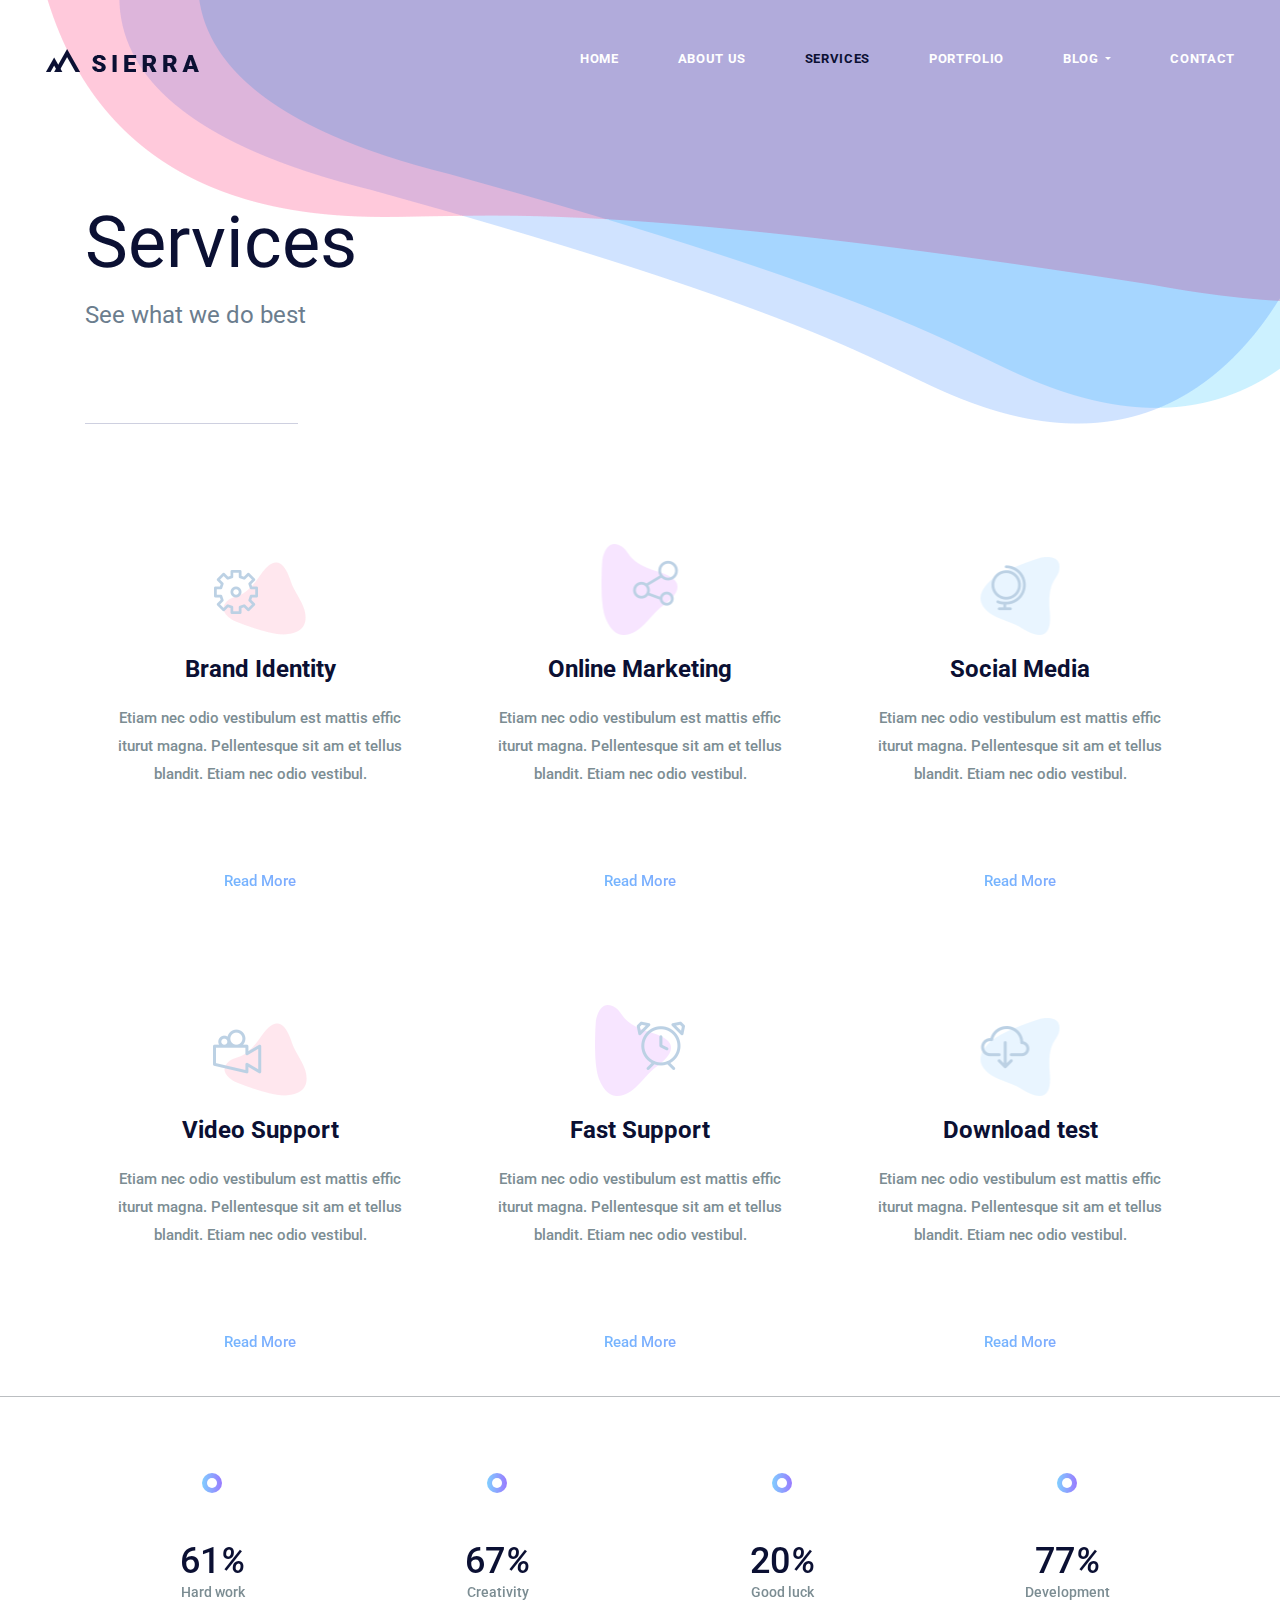
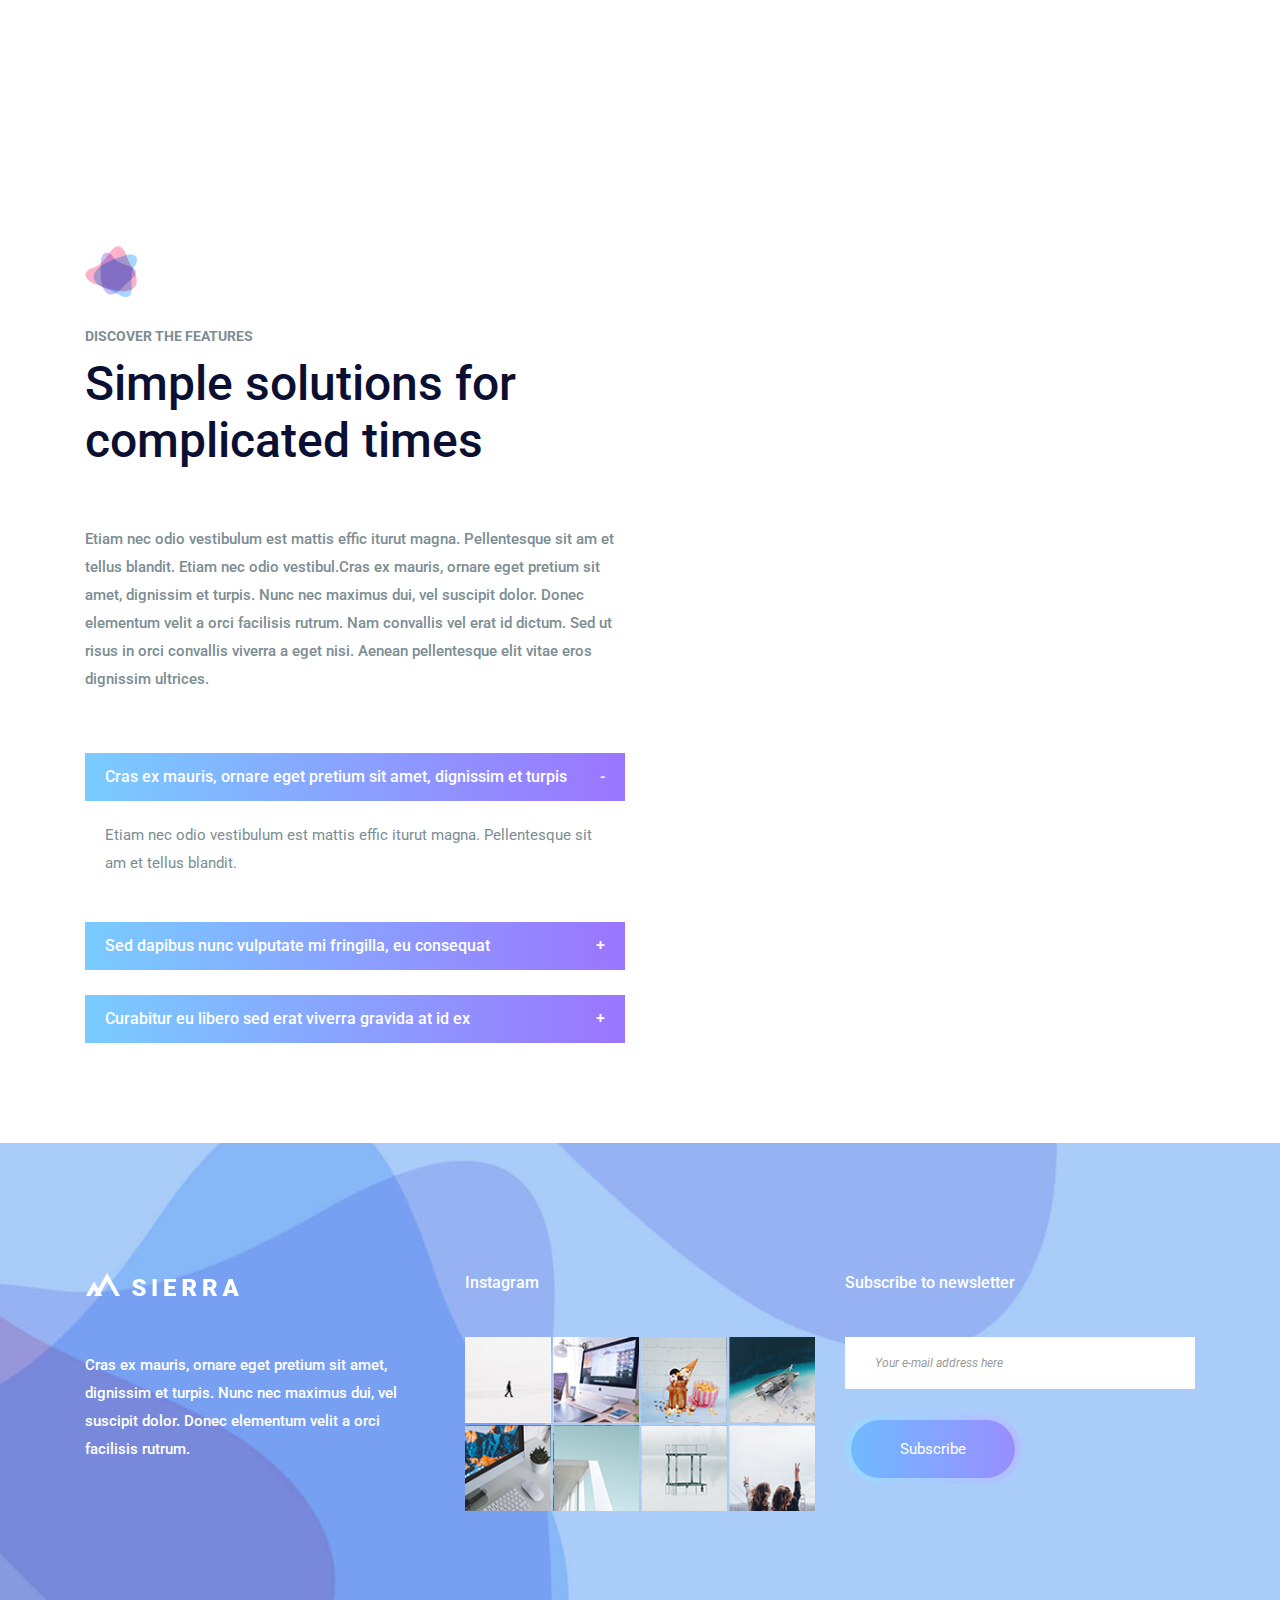
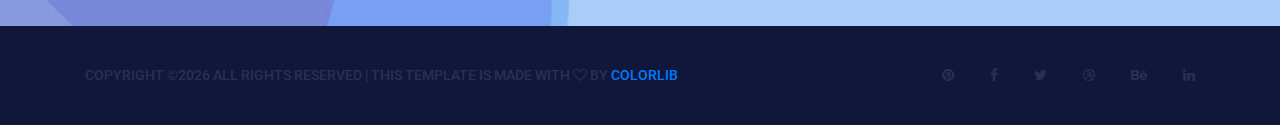
<file: service.html>
<!DOCTYPE html>
<html lang="en">
    <head>
        <meta charset="utf-8">
        <meta http-equiv="X-UA-Compatible" content="IE=edge">
        <meta name="viewport" content="width=device-width, initial-scale=1">
        
        <link rel="icon" href="img/fav-icon.png" type="image/x-icon" />
        <!-- The above 3 meta tags *must* come first in the head; any other head content must come *after* these tags -->
        <title>Sierra</title>

        <!-- Icon css link -->
        <link href="css/font-awesome.min.css" rel="stylesheet">
        <!-- Bootstrap -->
        <link href="css/bootstrap.min.css" rel="stylesheet">
        
        <!-- Rev slider css -->
        <link href="vendors/revolution/css/settings.css" rel="stylesheet">
        <link href="vendors/revolution/css/layers.css" rel="stylesheet">
        <link href="vendors/revolution/css/navigation.css" rel="stylesheet">
        
        <!-- Extra plugin css -->
        <link href="vendors/owl-carousel/owl.carousel.min.css" rel="stylesheet">
        <link href="vendors/magnify-popup/magnific-popup.css" rel="stylesheet">
        
        
        <link href="css/style.css" rel="stylesheet">
        <link href="css/responsive.css" rel="stylesheet">

        <!-- HTML5 shim and Respond.js for IE8 support of HTML5 elements and media queries -->
        <!-- WARNING: Respond.js doesn't work if you view the page via file:// -->
        <!--[if lt IE 9]>
        <script src="https://oss.maxcdn.com/html5shiv/3.7.3/html5shiv.min.js"></script>
        <script src="https://oss.maxcdn.com/respond/1.4.2/respond.min.js"></script>
        <![endif]-->
    </head>
    <body>
        
        <!--================Header Menu Area =================-->
        <header class="main_menu_area">
            <nav class="navbar navbar-expand-lg navbar-light bg-light">
                <a class="navbar-brand" href="#"><img src="img/logo.png" alt=""></a>
                <button class="navbar-toggler" type="button" data-toggle="collapse" data-target="#navbarSupportedContent" aria-controls="navbarSupportedContent" aria-expanded="false" aria-label="Toggle navigation">
                    <span></span>
                    <span></span>
                    <span></span>
                </button>

                <div class="collapse navbar-collapse" id="navbarSupportedContent">
                    <ul class="navbar-nav">
                        <li class="nav-item"><a class="nav-link" href="index.html">Home</a></li>
                        <li class="nav-item"><a class="nav-link" href="about-us.html">About Us</a></li>
                        <li class="nav-item active"><a class="nav-link" href="service.html">Services</a></li>
                        <li class="nav-item"><a class="nav-link" href="portfolio.html">Portfolio</a></li>
                        <li class="nav-item dropdown submenu">
                            <a class="nav-link dropdown-toggle" href="#" id="navbarDropdown" role="button" data-toggle="dropdown" aria-haspopup="true" aria-expanded="false">
                            Blog
                            </a>
                            <ul class="dropdown-menu" aria-labelledby="navbarDropdown">
                                <li class="nav-item"><a class="nav-link" href="blog.html">Blog</a></li>
                                <li class="nav-item"><a class="nav-link" href="single-blog.html">Blog Details</a></li>
                                <li class="nav-item"><a class="nav-link" href="elements.html">Elements</a></li>
                            </ul>
                        </li>
                        <li class="nav-item"><a class="nav-link" href="contact.html">Contact</a></li>
                    </ul>
                </div>
            </nav>
        </header>
        <!--================End Header Menu Area =================-->
        
        <!--================Banner Area =================-->
        <section class="banner_area">
            <div class="container">
                <div class="banner_inner_text">
                    <h2>Services</h2>
                    <p>See what we do best</p>
                </div>
            </div>
        </section>
        <!--================End Banner Area =================-->
        
        <!--================End Banner Area =================-->
        <section class="service_feature">
            <div class="container">
                <div class="row feature_inner">
                    <div class="col-lg-4 col-sm-6">
                        <div class="feature_item">
                            <div class="f_icon">
                                <img src="img/icon/f-icon-1.png" alt="">
                            </div>
                            <h4>Brand Identity</h4>
                            <p>Etiam nec odio vestibulum est mattis effic iturut magna. Pellentesque sit am et tellus blandit. Etiam nec odio vestibul. </p>
                            <a class="more_btn" href="#">Read More</a>
                        </div>
                    </div>
                    <div class="col-lg-4 col-sm-6">
                        <div class="feature_item">
                            <div class="f_icon">
                                <img src="img/icon/f-icon-2.png" alt="">
                            </div>
                            <h4>Online Marketing</h4>
                            <p>Etiam nec odio vestibulum est mattis effic iturut magna. Pellentesque sit am et tellus blandit. Etiam nec odio vestibul. </p>
                            <a class="more_btn" href="#">Read More</a>
                        </div>
                    </div>
                    <div class="col-lg-4 col-sm-6">
                        <div class="feature_item">
                            <div class="f_icon">
                                <img src="img/icon/f-icon-3.png" alt="">
                            </div>
                            <h4>Social Media</h4>
                            <p>Etiam nec odio vestibulum est mattis effic iturut magna. Pellentesque sit am et tellus blandit. Etiam nec odio vestibul. </p>
                            <a class="more_btn" href="#">Read More</a>
                        </div>
                    </div>
                    <div class="col-lg-4 col-sm-6">
                        <div class="feature_item">
                            <div class="f_icon">
                                <img src="img/icon/f-icon-4.png" alt="">
                            </div>
                            <h4>Video Support</h4>
                            <p>Etiam nec odio vestibulum est mattis effic iturut magna. Pellentesque sit am et tellus blandit. Etiam nec odio vestibul. </p>
                            <a class="more_btn" href="#">Read More</a>
                        </div>
                    </div>
                    <div class="col-lg-4 col-sm-6">
                        <div class="feature_item">
                            <div class="f_icon">
                                <img src="img/icon/f-icon-5.png" alt="">
                            </div>
                            <h4>Fast Support</h4>
                            <p>Etiam nec odio vestibulum est mattis effic iturut magna. Pellentesque sit am et tellus blandit. Etiam nec odio vestibul. </p>
                            <a class="more_btn" href="#">Read More</a>
                        </div>
                    </div>
                    <div class="col-lg-4 col-sm-6">
                        <div class="feature_item">
                            <div class="f_icon">
                                <img src="img/icon/f-icon-6.png" alt="">
                            </div>
                            <h4>Download test</h4>
                            <p>Etiam nec odio vestibulum est mattis effic iturut magna. Pellentesque sit am et tellus blandit. Etiam nec odio vestibul. </p>
                            <a class="more_btn" href="#">Read More</a>
                        </div>
                    </div>
                </div>
            </div>
        </section>
        <!--================End Banner Area =================-->
        
        <!--================Circle Chart Area =================-->
        <section class="circle_chart_area">
            <div class="container">
                <div class="row">
                    <div class="col-lg-3 col-sm-6">
                        <div class="circle_progress circular style-polygon" data-percentage="75" data-thickness="3" data-reverse="true" data-empty-fill="transparent" data-start-color="#987dff" data-end-color="#7acaff">
                            <div class="circle_progress_inner">
                                <strong></strong>
                                <span class="percentage"></span>
                                <h4>Hard work</h4>
                            </div> 
                        </div>
                    </div>
                    <div class="col-lg-3 col-sm-6">
                        <div class="circle_progress circular style-polygon" data-percentage="83" data-thickness="3" data-reverse="true" data-empty-fill="transparent" data-start-color="#987dff" data-end-color="#7acaff">
                            <div class="circle_progress_inner">
                                <strong></strong>
                                <span class="percentage"></span>
                                <h4>Creativity</h4>
                            </div> 
                        </div>
                    </div>
                    <div class="col-lg-3 col-sm-6">
                        <div class="circle_progress circular style-polygon" data-percentage="25" data-thickness="3" data-reverse="true" data-empty-fill="transparent" data-start-color="#987dff" data-end-color="#7acaff">
                            <div class="circle_progress_inner">
                                <strong></strong>
                                <span class="percentage"></span>
                                <h4>Good luck</h4>
                            </div> 
                        </div>
                    </div>
                    <div class="col-lg-3 col-sm-6">
                        <div class="circle_progress circular style-polygon" data-percentage="95" data-thickness="3" data-reverse="true" data-empty-fill="transparent" data-start-color="#987dff" data-end-color="#7acaff">
                            <div class="circle_progress_inner">
                                <strong></strong>
                                <span class="percentage"></span>
                                <h4>Development</h4>
                            </div> 
                        </div>
                    </div>
                </div>
            </div>
        </section>
        <!--================End Circle Chart Area =================-->
        
        <!--================Service Solution Area =================-->
        <section class="service_solution_area p_100">
            <div class="container">
                <div class="row s_solution_inner">
                    <div class="col-lg-6">
                        <div class="s_solution_item">
                            <div class="l_title">
                                <img src="img/icon/title-icon.png" alt="">
                                <h6>Discover the features</h6>
                                <h2>Simple solutions for complicated times</h2>
                            </div>
                            <p>Etiam nec odio vestibulum est mattis effic iturut magna. Pellentesque sit am et tellus blandit. Etiam nec odio vestibul.Cras ex mauris, ornare eget pretium sit amet, dignissim et turpis. Nunc nec maximus dui, vel suscipit dolor. Donec elementum velit a orci facilisis rutrum. Nam convallis vel erat id dictum. Sed ut risus in orci convallis viverra a eget nisi. Aenean pellentesque elit vitae eros dignissim ultrices. </p>
                            <div id="accordion" role="tablist" class="solution_collaps">
                                <div class="card">
                                    <div class="card-header" role="tab" id="headingOne">
                                        <h5 class="mb-0">
                                            <a data-toggle="collapse" href="#collapseOne" aria-expanded="true" aria-controls="collapseOne">
                                            Cras ex mauris, ornare eget pretium sit amet, dignissim et turpis
                                            <i class="minus">-</i>
                                            <i class="plus">+</i>
                                            </a>
                                        </h5>
                                    </div>

                                    <div id="collapseOne" class="collapse show" role="tabpanel" aria-labelledby="headingOne" data-parent="#accordion">
                                        <div class="card-body">
                                            <p>Etiam nec odio vestibulum est mattis effic iturut magna. Pellentesque sit am et tellus blandit. </p>
                                        </div>
                                    </div>
                                </div>
                                <div class="card">
                                    <div class="card-header" role="tab" id="headingTwo">
                                        <h5 class="mb-0">
                                            <a class="collapsed" data-toggle="collapse" href="#collapseTwo" aria-expanded="false" aria-controls="collapseTwo">
                                            Sed dapibus nunc vulputate mi fringilla, eu consequat
                                            <i class="minus">-</i>
                                            <i class="plus">+</i>
                                            </a>
                                        </h5>
                                    </div>
                                    <div id="collapseTwo" class="collapse" role="tabpanel" aria-labelledby="headingTwo" data-parent="#accordion">
                                        <div class="card-body">
                                            <p>Etiam nec odio vestibulum est mattis effic iturut magna. Pellentesque sit am et tellus blandit. </p>
                                        </div>
                                    </div>
                                </div>
                                <div class="card">
                                    <div class="card-header" role="tab" id="headingThree">
                                        <h5 class="mb-0">
                                            <a class="collapsed" data-toggle="collapse" href="#collapseThree" aria-expanded="false" aria-controls="collapseThree">
                                            Curabitur eu libero sed erat viverra gravida at id ex
                                            <i class="minus">-</i>
                                            <i class="plus">+</i>
                                            </a>
                                        </h5>
                                    </div>
                                    <div id="collapseThree" class="collapse" role="tabpanel" aria-labelledby="headingThree" data-parent="#accordion">
                                        <div class="card-body">
                                            <p>Etiam nec odio vestibulum est mattis effic iturut magna. Pellentesque sit am et tellus blandit. </p>
                                        </div>
                                    </div>
                                </div>
                            </div>
                        </div>
                    </div>
                </div>
            </div>
        </section>
        <!--================End Service Solution Area =================-->
        
        <!--================Footer Area =================-->
        <footer class="footr_area">
            <div class="footer_widget_area">
                <div class="container">
                    <div class="row footer_widget_inner">
                        <div class="col-lg-4 col-sm-6">
                            <aside class="f_widget f_about_widget">
                                <img src="img/footer-logo.png" alt="">
                                <p>Cras ex mauris, ornare eget pretium sit amet, dignissim et turpis. Nunc nec maximus dui, vel suscipit dolor. Donec elementum velit a orci facilisis rutrum.</p>
                            </aside>
                        </div>
                        <div class="col-lg-4 col-sm-6">
                            <aside class="f_widget f_insta_widget">
                                <div class="f_title">
                                    <h3>Instagram</h3>
                                </div>
                                <ul>
                                    <li><a href="#"><img src="img/instagram/ins-1.jpg" alt=""></a></li>
                                    <li><a href="#"><img src="img/instagram/ins-2.jpg" alt=""></a></li>
                                    <li><a href="#"><img src="img/instagram/ins-3.jpg" alt=""></a></li>
                                    <li><a href="#"><img src="img/instagram/ins-4.jpg" alt=""></a></li>
                                    <li><a href="#"><img src="img/instagram/ins-5.jpg" alt=""></a></li>
                                    <li><a href="#"><img src="img/instagram/ins-6.jpg" alt=""></a></li>
                                    <li><a href="#"><img src="img/instagram/ins-7.jpg" alt=""></a></li>
                                    <li><a href="#"><img src="img/instagram/ins-8.jpg" alt=""></a></li>
                                </ul>
                            </aside>
                        </div>
                        <div class="col-lg-4 col-sm-6">
                            <aside class="f_widget f_subs_widget">
                                <div class="f_title">
                                    <h3>Subscribe to newsletter</h3>
                                </div>
                                <div class="input-group">
                                    <input type="text" class="form-control" placeholder="Your e-mail address here" aria-label="Your e-mail address here">
                                    <span class="input-group-btn">
                                        <button class="btn btn-secondary submit_btn" type="button">Subscribe</button>
                                    </span>
                                </div>
                            </aside>
                        </div>
                    </div>
                </div>
            </div>
            <div class="footer_copyright">
                <div class="container">
                    <div class="float-sm-left">
                        <h5><!-- Link back to Colorlib can't be removed. Template is licensed under CC BY 3.0. -->
Copyright &copy;<script>document.write(new Date().getFullYear());</script> All rights reserved | This template is made with <i class="fa fa-heart-o" aria-hidden="true"></i> by <a href="https://colorlib.com" target="_blank">Colorlib</a>
<!-- Link back to Colorlib can't be removed. Template is licensed under CC BY 3.0. --></h5>
                    </div>
                    <div class="float-sm-right">
                        <ul>
                            <li><a href="#"><i class="fa fa-pinterest"></i></a></li>
                            <li><a href="#"><i class="fa fa-facebook"></i></a></li>
                            <li><a href="#"><i class="fa fa-twitter"></i></a></li>
                            <li><a href="#"><i class="fa fa-dribbble"></i></a></li>
                            <li><a href="#"><i class="fa fa-behance"></i></a></li>
                            <li><a href="#"><i class="fa fa-linkedin"></i></a></li>
                        </ul>
                    </div>
                </div>
            </div>
        </footer>
        <!--================End Footer Area =================-->
        
        
        
        
        <!-- jQuery (necessary for Bootstrap's JavaScript plugins) -->
        <script src="js/jquery-3.2.1.min.js"></script>
        <!-- Include all compiled plugins (below), or include individual files as needed -->
        <script src="js/popper.min.js"></script>
        <script src="js/bootstrap.min.js"></script>
        <!-- Rev slider js -->
        <script src="vendors/revolution/js/jquery.themepunch.tools.min.js"></script>
        <script src="vendors/revolution/js/jquery.themepunch.revolution.min.js"></script>
        <script src="vendors/revolution/js/extensions/revolution.extension.actions.min.js"></script>
        <script src="vendors/revolution/js/extensions/revolution.extension.video.min.js"></script>
        <script src="vendors/revolution/js/extensions/revolution.extension.slideanims.min.js"></script>
        <script src="vendors/revolution/js/extensions/revolution.extension.layeranimation.min.js"></script>
        <script src="vendors/revolution/js/extensions/revolution.extension.navigation.min.js"></script>
        <script src="vendors/revolution/js/extensions/revolution.extension.slideanims.min.js"></script>
        <!-- Extra plugin css -->
        <script src="vendors/counterup/jquery.waypoints.min.js"></script>
        <script src="vendors/counterup/jquery.counterup.min.js"></script> 
        <script src="vendors/counterup/apear.js"></script>
        <script src="vendors/counterup/countto.js"></script>
        <script src="vendors/owl-carousel/owl.carousel.min.js"></script>
        <script src="vendors/magnify-popup/jquery.magnific-popup.min.js"></script>
        <script src="js/smoothscroll.js"></script>
        <script src="vendors/circle-bar/circle-progress.min.js"></script>
        <script src="vendors/circle-bar/plugins.js"></script>
        
        <script src="js/circle-active.js"></script>
        <script src="js/theme.js"></script>
    </body>
</html>
</file>
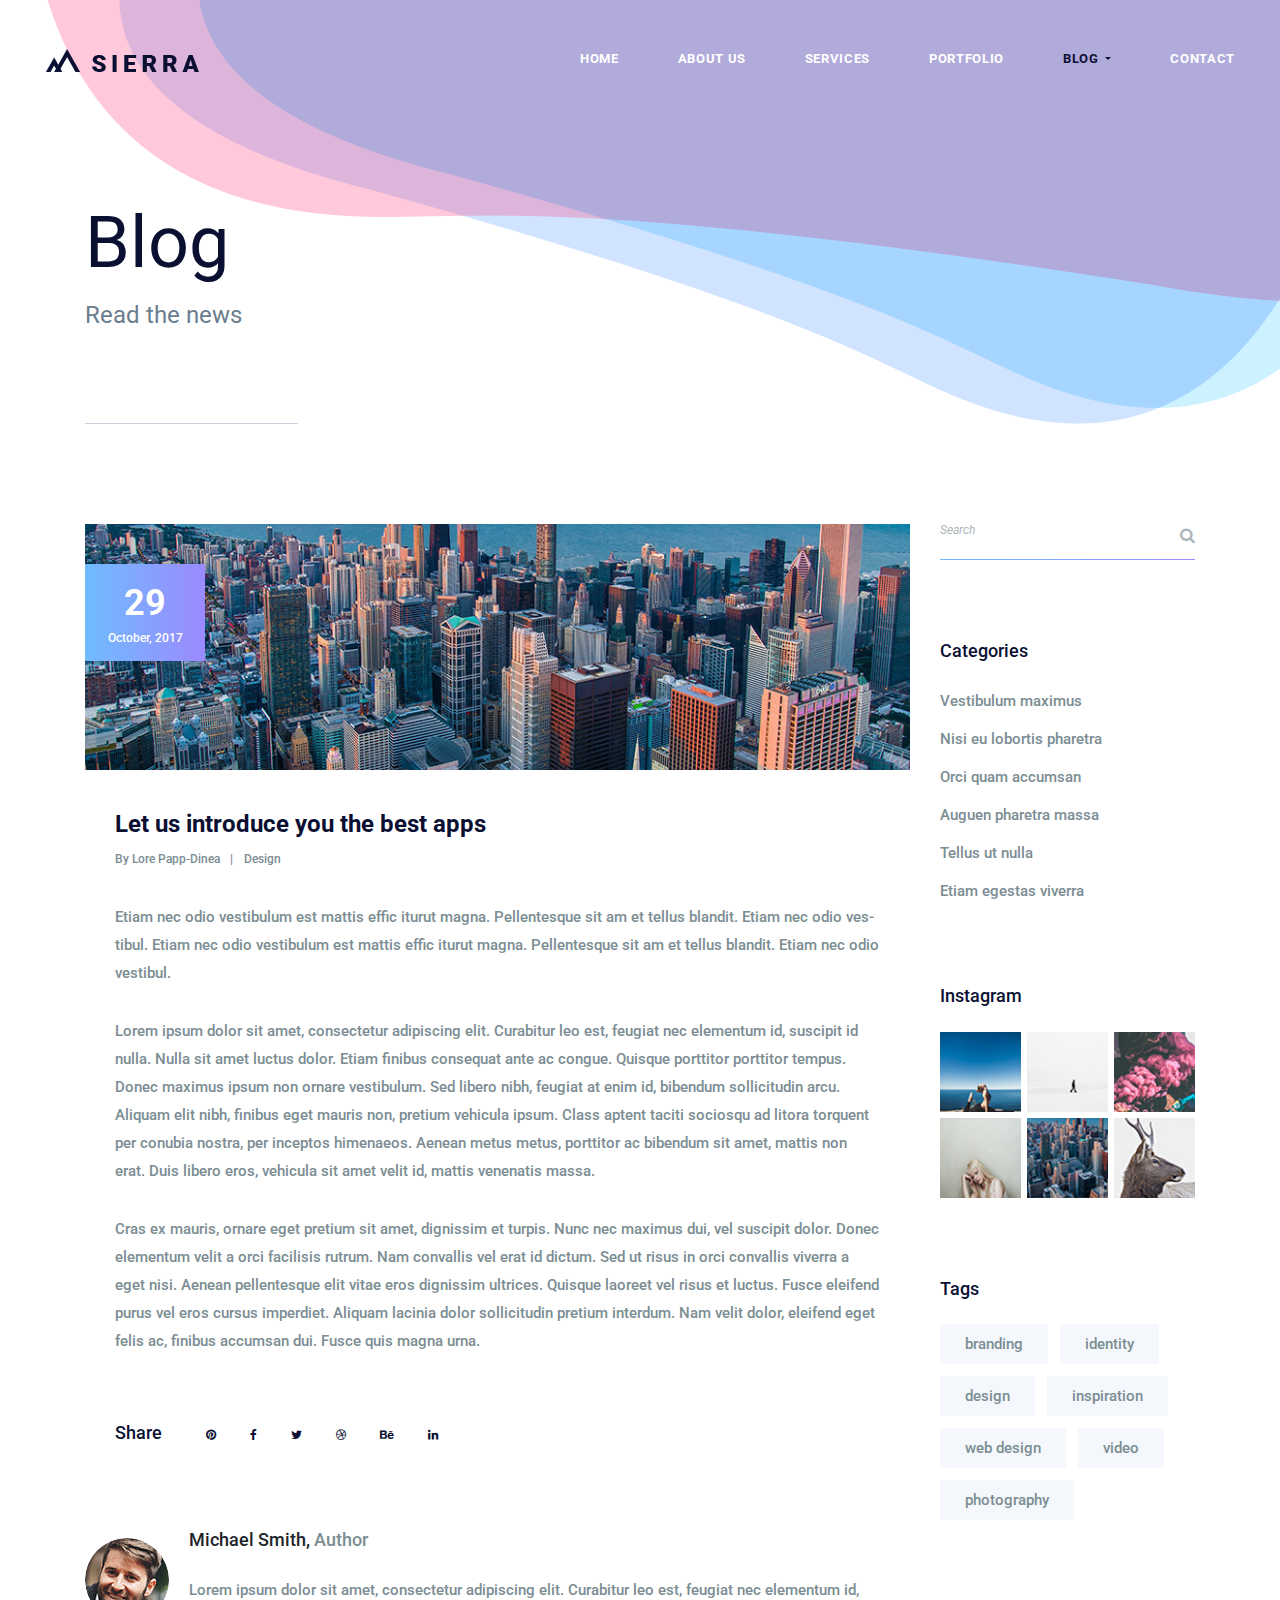
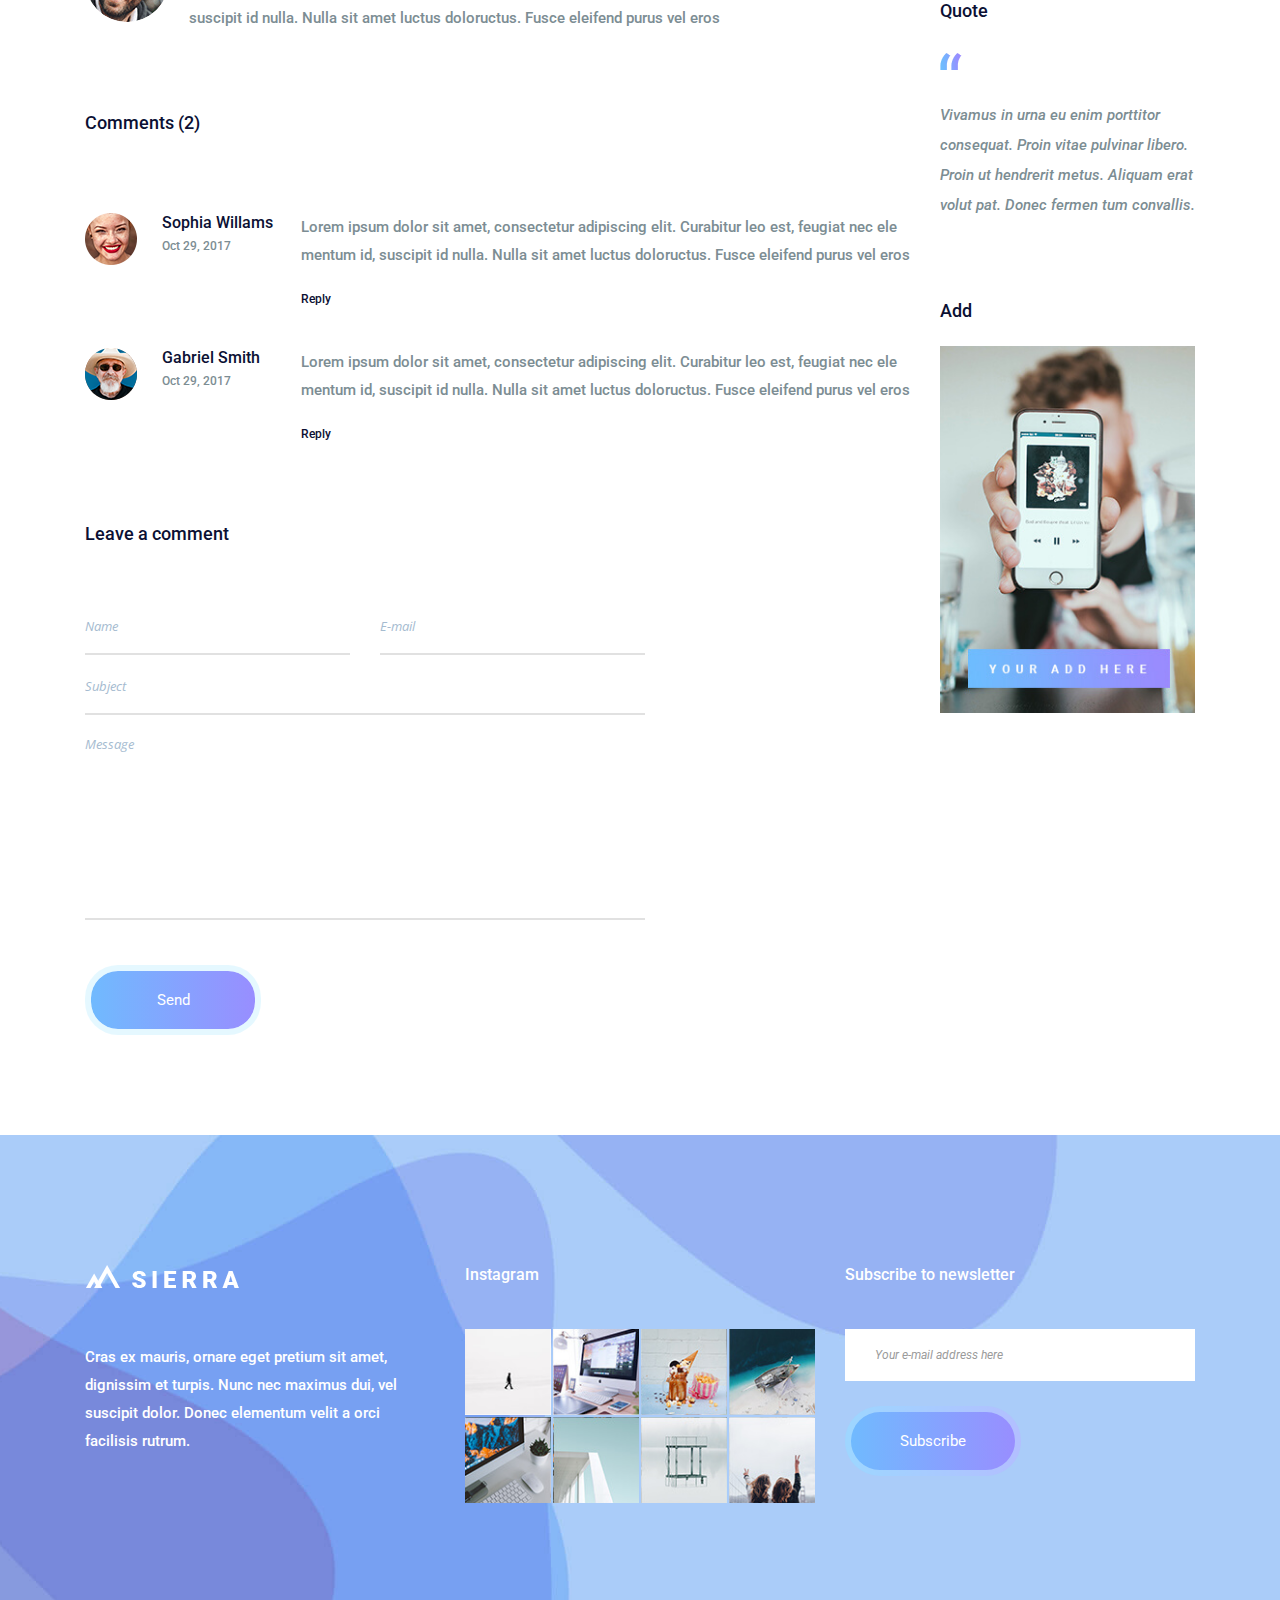
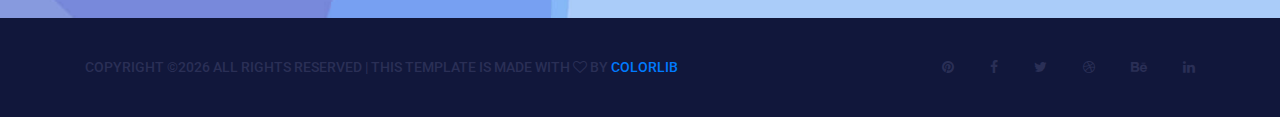
<file: single-blog.html>
<!DOCTYPE html>
<html lang="en">
    <head>
        <meta charset="utf-8">
        <meta http-equiv="X-UA-Compatible" content="IE=edge">
        <meta name="viewport" content="width=device-width, initial-scale=1">
        
        <link rel="icon" href="img/fav-icon.png" type="image/x-icon" />
        <!-- The above 3 meta tags *must* come first in the head; any other head content must come *after* these tags -->
        <title>Sierra</title>

        <!-- Icon css link -->
        <link href="css/font-awesome.min.css" rel="stylesheet">
        <!-- Bootstrap -->
        <link href="css/bootstrap.min.css" rel="stylesheet">
        
        <!-- Rev slider css -->
        <link href="vendors/revolution/css/settings.css" rel="stylesheet">
        <link href="vendors/revolution/css/layers.css" rel="stylesheet">
        <link href="vendors/revolution/css/navigation.css" rel="stylesheet">
        
        <!-- Extra plugin css -->
        <link href="vendors/owl-carousel/owl.carousel.min.css" rel="stylesheet">
        <link href="vendors/magnify-popup/magnific-popup.css" rel="stylesheet">
        
        
        <link href="css/style.css" rel="stylesheet">
        <link href="css/responsive.css" rel="stylesheet">

        <!-- HTML5 shim and Respond.js for IE8 support of HTML5 elements and media queries -->
        <!-- WARNING: Respond.js doesn't work if you view the page via file:// -->
        <!--[if lt IE 9]>
        <script src="https://oss.maxcdn.com/html5shiv/3.7.3/html5shiv.min.js"></script>
        <script src="https://oss.maxcdn.com/respond/1.4.2/respond.min.js"></script>
        <![endif]-->
    </head>
    <body>
        
        <!--================Header Menu Area =================-->
        <header class="main_menu_area">
            <nav class="navbar navbar-expand-lg navbar-light bg-light">
                <a class="navbar-brand" href="#"><img src="img/logo.png" alt=""></a>
                <button class="navbar-toggler" type="button" data-toggle="collapse" data-target="#navbarSupportedContent" aria-controls="navbarSupportedContent" aria-expanded="false" aria-label="Toggle navigation">
                    <span></span>
                    <span></span>
                    <span></span>
                </button>

                <div class="collapse navbar-collapse" id="navbarSupportedContent">
                    <ul class="navbar-nav">
                        <li class="nav-item"><a class="nav-link" href="index.html">Home</a></li>
                        <li class="nav-item"><a class="nav-link" href="about-us.html">About Us</a></li>
                        <li class="nav-item"><a class="nav-link" href="service.html">Services</a></li>
                        <li class="nav-item"><a class="nav-link" href="portfolio.html">Portfolio</a></li>
                        <li class="nav-item dropdown submenu active">
                            <a class="nav-link dropdown-toggle" href="#" id="navbarDropdown" role="button" data-toggle="dropdown" aria-haspopup="true" aria-expanded="false">
                            Blog
                            </a>
                            <ul class="dropdown-menu" aria-labelledby="navbarDropdown">
                                <li class="nav-item"><a class="nav-link" href="blog.html">Blog</a></li>
                                <li class="nav-item"><a class="nav-link" href="single-blog.html">Blog Details</a></li>
                                <li class="nav-item"><a class="nav-link" href="elements.html">Elements</a></li>
                            </ul>
                        </li>
                        <li class="nav-item"><a class="nav-link" href="contact.html">Contact</a></li>
                    </ul>
                </div>
            </nav>
        </header>
        <!--================End Header Menu Area =================-->
        
        <!--================Banner Area =================-->
        <section class="banner_area">
            <div class="container">
                <div class="banner_inner_text">
                    <h2>Blog</h2>
                    <p>Read the news</p>
                </div>
            </div>
        </section>
        <!--================End Banner Area =================-->
        
        <!--================Blog Main Area =================-->
        <section class="blog_main_area p_100">
            <div class="container">
                <div class="row">
                    <div class="col-lg-9">
                        <div class="single_blog_inner">
                            <div class="s_blog_main">
                                <div class="blog_img">
                                    <img class="img-fluid" src="img/blog/blog-1.jpg" alt="">
                                    <div class="blog_date">
                                        <h4>29</h4>
                                        <h5>October, 2017</h5>
                                    </div>
                                </div>
                                <div class="blog_text">
                                    <a href="#"><h4>Let us introduce you the best apps</h4></a>
                                    <div class="blog_author">
                                        <a href="#">By Lore Papp-Dinea</a>
                                        <a href="#">Design</a>
                                    </div>
                                    <p>Etiam nec odio vestibulum est mattis effic iturut magna. Pellentesque sit am et tellus blandit. Etiam nec odio ves-tibul. Etiam nec odio vestibulum est mattis effic iturut magna. Pellentesque sit am et tellus blandit. Etiam nec odio vestibul. </p>
                                    <p> Lorem ipsum dolor sit amet, consectetur adipiscing elit. Curabitur leo est, feugiat nec elementum id, suscipit id nulla. Nulla sit amet luctus dolor. Etiam finibus consequat ante ac congue. Quisque porttitor porttitor tempus. Donec maximus ipsum non ornare vestibulum. Sed libero nibh, feugiat at enim id, bibendum sollicitudin arcu. Aliquam elit nibh, finibus eget mauris non, pretium vehicula ipsum. Class aptent taciti sociosqu ad litora torquent per conubia nostra, per inceptos himenaeos. Aenean metus metus, porttitor ac bibendum sit amet, mattis non erat. Duis libero eros, vehicula sit amet velit id, mattis venenatis massa.</p>
                                    <p>Cras ex mauris, ornare eget pretium sit amet, dignissim et turpis. Nunc nec maximus dui, vel suscipit dolor. Donec elementum velit a orci facilisis rutrum. Nam convallis vel erat id dictum. Sed ut risus in orci convallis viverra a eget nisi. Aenean pellentesque elit vitae eros dignissim ultrices. Quisque laoreet vel risus et luctus. Fusce eleifend purus vel eros cursus imperdiet. Aliquam lacinia dolor sollicitudin pretium interdum. Nam velit dolor, eleifend eget felis ac, finibus accumsan dui. Fusce quis magna urna. </p>
                                </div>
                            </div>
                            <div class="s_blog_social">
                                <h3>Share</h3>
                                <ul>
                                    <li><a href="#"><i class="fa fa-pinterest" aria-hidden="true"></i></a></li>
                                    <li><a href="#"><i class="fa fa-facebook" aria-hidden="true"></i></a></li>
                                    <li><a href="#"><i class="fa fa-twitter" aria-hidden="true"></i></a></li>
                                    <li><a href="#"><i class="fa fa-dribbble" aria-hidden="true"></i></a></li>
                                    <li><a href="#"><i class="fa fa-behance" aria-hidden="true"></i></a></li>
                                    <li><a href="#"><i class="fa fa-linkedin" aria-hidden="true"></i></a></li>
                                </ul>
                            </div>
                            <div class="blog_author">
                                <div class="media">
                                    <div class="d-flex">
                                        <img class="rounded-circle" src="img/blog/blog-author.png" alt="">
                                    </div>
                                    <div class="media-body">
                                        <h4>Michael Smith, <span>Author</span></h4>
                                        <p> Lorem ipsum dolor sit amet, consectetur adipiscing elit. Curabitur leo est, feugiat nec elementum id, suscipit id nulla. Nulla sit amet luctus doloructus. Fusce eleifend purus vel eros </p>
                                    </div>
                                </div>
                            </div>
                            <div class="blog_comment">
                                <h3>Comments (2)</h3>
                                <div class="media">
                                    <img src="img/comment/comment-1.png" alt="">
                                    <div class="d-flex">
                                        <h4>Sophia Willams</h4>
                                        <h5>Oct 29, 2017</h5>
                                    </div>
                                    <div class="media-body">
                                        <p>Lorem ipsum dolor sit amet, consectetur adipiscing elit. Curabitur leo est, feugiat nec ele mentum id, suscipit id nulla. Nulla sit amet luctus doloructus. Fusce eleifend purus vel eros</p>
                                        <a href="#">Reply</a>
                                    </div>
                                </div>
                                <div class="media">
                                    <img src="img/comment/comment-2.png" alt="">
                                    <div class="d-flex">
                                        <h4>Gabriel Smith</h4>
                                        <h5>Oct 29, 2017</h5>
                                    </div>
                                    <div class="media-body">
                                        <p>Lorem ipsum dolor sit amet, consectetur adipiscing elit. Curabitur leo est, feugiat nec ele mentum id, suscipit id nulla. Nulla sit amet luctus doloructus. Fusce eleifend purus vel eros</p>
                                        <a href="#">Reply</a>
                                    </div>
                                </div>
                            </div>
                            <div class="blog_comment_form">
                                <h3>Leave a comment</h3>
                                <form class="row contact_us_form" action="contact_process.php" method="post" id="contactForm" novalidate="novalidate">
                                    <div class="form-group col-sm-6">
                                        <input type="text" class="form-control" id="name" name="name" placeholder="Name">
                                    </div>
                                    <div class="form-group col-sm-6">
                                        <input type="email" class="form-control" id="email" name="email" placeholder="E-mail">
                                    </div>
                                    <div class="form-group col-sm-12">
                                        <input type="text" class="form-control" id="subject" name="subject" placeholder="Subject">
                                    </div>
                                    <div class="form-group col-sm-12">
                                        <textarea class="form-control" name="message" id="message" rows="1" placeholder="Message"></textarea>
                                    </div>
                                    <div class="form-group col-sm-12">
                                        <button type="submit" value="submit" class="btn submit_btn form-control">Send</button>
                                    </div>
                                </form>
                            </div>
                        </div>
                    </div>
                    <div class="col-lg-3">
                        <div class="blog_right_sidebar">
                            <aside class="r_widget search_widget">
                                <div class="input-group">
                                    <input type="text" class="form-control" placeholder="Search" aria-label="Search">
                                    <span class="input-group-btn">
                                        <button class="btn btn-secondary" type="button"><i class="fa fa-search"></i></button>
                                    </span>
                                </div>
                            </aside>
                            <aside class="r_widget categories_widget">
                                <div class="r_w_title">
                                    <h3>Categories</h3>
                                </div>
                                <ul>
                                    <li><a href="#">Vestibulum maximus</a></li>
                                    <li><a href="#">Nisi eu lobortis pharetra</a></li>
                                    <li><a href="#">Orci quam accumsan</a></li>
                                    <li><a href="#">Auguen pharetra massa</a></li>
                                    <li><a href="#">Tellus ut nulla</a></li>
                                    <li><a href="#"> Etiam egestas viverra </a></li>
                                </ul>
                            </aside>
                            <aside class="r_widget insta_widget">
                                <div class="r_w_title">
                                    <h3>Instagram</h3>
                                </div>
                                <ul>
                                    <li><a href="https://www.instagram.com/?hl=en">
                                        <img class="img-fluid" src="img/instagram/right-instagram/r-in-1.jpg" alt="">
                                    </a></li>
                                    <li><a href="https://www.instagram.com/?hl=en">
                                        <img class="img-fluid" src="img/instagram/right-instagram/r-in-2.jpg" alt="">
                                    </a></li>
                                    <li><a href="https://www.instagram.com/?hl=en">
                                        <img class="img-fluid" src="img/instagram/right-instagram/r-in-3.jpg" alt="">
                                    </a></li>
                                    <li><a href="https://www.instagram.com/?hl=en">
                                        <img class="img-fluid" src="img/instagram/right-instagram/r-in-4.jpg" alt="">
                                    </a></li>
                                    <li><a href="https://www.instagram.com/?hl=en">
                                        <img class="img-fluid" src="img/instagram/right-instagram/r-in-5.jpg" alt="">
                                    </a></li>
                                    <li><a href="https://www.instagram.com/?hl=en">
                                        <img class="img-fluid" src="img/instagram/right-instagram/r-in-6.jpg" alt="">
                                    </a></li>
                                </ul>
                            </aside>
                            <aside class="r_widget tag_widget">
                                <div class="r_w_title">
                                    <h3>Tags</h3>
                                </div>
                                <ul>
                                    <li><a href="#">branding</a></li>
                                    <li><a href="#">identity</a></li>
                                    <li><a href="#">design</a></li>
                                    <li><a href="#">inspiration</a></li>
                                    <li><a href="#">web design</a></li>
                                    <li><a href="#">video</a></li>
                                    <li><a href="#">photography</a></li>
                                </ul>
                            </aside>
                            <aside class="r_widget quote_widget">
                                <div class="r_w_title">
                                    <h3>Quote</h3>
                                </div>
                                <img src="img/icon/quote-icon.png" alt="">
                                <p>Vivamus in urna eu enim porttitor consequat. Proin vitae pulvinar libero. Proin ut hendrerit metus. Aliquam erat volut pat. Donec fermen tum convallis.</p>
                            </aside>
                            <aside class="r_widget add_widget">
                                <div class="r_w_title">
                                    <h3>Add</h3>
                                </div>
                                <img class="img-fluid" src="img/add.jpg" alt="">
                            </aside>
                        </div>
                    </div>
                </div>
            </div>
        </section>
        <!--================End Blog Main Area =================-->
        
        <!--================Footer Area =================-->
        <footer class="footr_area">
            <div class="footer_widget_area">
                <div class="container">
                    <div class="row footer_widget_inner">
                        <div class="col-lg-4 col-sm-6">
                            <aside class="f_widget f_about_widget">
                                <img src="img/footer-logo.png" alt="">
                                <p>Cras ex mauris, ornare eget pretium sit amet, dignissim et turpis. Nunc nec maximus dui, vel suscipit dolor. Donec elementum velit a orci facilisis rutrum.</p>
                            </aside>
                        </div>
                        <div class="col-lg-4 col-sm-6">
                            <aside class="f_widget f_insta_widget">
                                <div class="f_title">
                                    <h3>Instagram</h3>
                                </div>
                                <ul>
                                    <li><a href="#"><img src="img/instagram/ins-1.jpg" alt=""></a></li>
                                    <li><a href="#"><img src="img/instagram/ins-2.jpg" alt=""></a></li>
                                    <li><a href="#"><img src="img/instagram/ins-3.jpg" alt=""></a></li>
                                    <li><a href="#"><img src="img/instagram/ins-4.jpg" alt=""></a></li>
                                    <li><a href="#"><img src="img/instagram/ins-5.jpg" alt=""></a></li>
                                    <li><a href="#"><img src="img/instagram/ins-6.jpg" alt=""></a></li>
                                    <li><a href="#"><img src="img/instagram/ins-7.jpg" alt=""></a></li>
                                    <li><a href="#"><img src="img/instagram/ins-8.jpg" alt=""></a></li>
                                </ul>
                            </aside>
                        </div>
                        <div class="col-lg-4 col-sm-6">
                            <aside class="f_widget f_subs_widget">
                                <div class="f_title">
                                    <h3>Subscribe to newsletter</h3>
                                </div>
                                <div class="input-group">
                                    <input type="text" class="form-control" placeholder="Your e-mail address here" aria-label="Your e-mail address here">
                                    <span class="input-group-btn">
                                        <button class="btn btn-secondary submit_btn" type="button">Subscribe</button>
                                    </span>
                                </div>
                            </aside>
                        </div>
                    </div>
                </div>
            </div>
            <div class="footer_copyright">
                <div class="container">
                    <div class="float-sm-left">
                        <h5><!-- Link back to Colorlib can't be removed. Template is licensed under CC BY 3.0. -->
Copyright &copy;<script>document.write(new Date().getFullYear());</script> All rights reserved | This template is made with <i class="fa fa-heart-o" aria-hidden="true"></i> by <a href="https://colorlib.com" target="_blank">Colorlib</a>
<!-- Link back to Colorlib can't be removed. Template is licensed under CC BY 3.0. --></h5>
                    </div>
                    <div class="float-sm-right">
                        <ul>
                            <li><a href="#"><i class="fa fa-pinterest"></i></a></li>
                            <li><a href="#"><i class="fa fa-facebook"></i></a></li>
                            <li><a href="#"><i class="fa fa-twitter"></i></a></li>
                            <li><a href="#"><i class="fa fa-dribbble"></i></a></li>
                            <li><a href="#"><i class="fa fa-behance"></i></a></li>
                            <li><a href="#"><i class="fa fa-linkedin"></i></a></li>
                        </ul>
                    </div>
                </div>
            </div>
        </footer>
        <!--================End Footer Area =================-->
        
        
        
        
        <!-- jQuery (necessary for Bootstrap's JavaScript plugins) -->
        <script src="js/jquery-3.2.1.min.js"></script>
        <!-- Include all compiled plugins (below), or include individual files as needed -->
        <script src="js/popper.min.js"></script>
        <script src="js/bootstrap.min.js"></script>
        <!-- Rev slider js -->
        <script src="vendors/revolution/js/jquery.themepunch.tools.min.js"></script>
        <script src="vendors/revolution/js/jquery.themepunch.revolution.min.js"></script>
        <script src="vendors/revolution/js/extensions/revolution.extension.actions.min.js"></script>
        <script src="vendors/revolution/js/extensions/revolution.extension.video.min.js"></script>
        <script src="vendors/revolution/js/extensions/revolution.extension.slideanims.min.js"></script>
        <script src="vendors/revolution/js/extensions/revolution.extension.layeranimation.min.js"></script>
        <script src="vendors/revolution/js/extensions/revolution.extension.navigation.min.js"></script>
        <script src="vendors/revolution/js/extensions/revolution.extension.slideanims.min.js"></script>
        <!-- Extra plugin css -->
        <script src="vendors/counterup/jquery.waypoints.min.js"></script>
        <script src="vendors/counterup/jquery.counterup.min.js"></script> 
        <script src="vendors/counterup/apear.js"></script>
        <script src="vendors/counterup/countto.js"></script>
        <script src="vendors/owl-carousel/owl.carousel.min.js"></script>
        <script src="vendors/magnify-popup/jquery.magnific-popup.min.js"></script>
        <script src="js/smoothscroll.js"></script>
        <script src="vendors/circle-bar/circle-progress.min.js"></script>
        <script src="vendors/circle-bar/plugins.js"></script>
        <script src="vendors/isotope/imagesloaded.pkgd.min.js"></script>
        <script src="vendors/isotope/isotope.pkgd.min.js"></script>
        
        <script src="js/circle-active.js"></script>
        <script src="js/theme.js"></script>
    </body>
</html>
</file>
<file: vendors/revolution/css/settings.css>
/*-----------------------------------------------------------------------------

-	Revolution Slider 5.0 Default Style Settings -

Screen Stylesheet

version:   	5.3.1
date:      	07/12/15
author:		themepunch
email:     	info@themepunch.com
website:   	http://www.themepunch.com
-----------------------------------------------------------------------------*/

#debungcontrolls,.debugtimeline{width:100%;box-sizing:border-box}.rev_column,.rev_column .tp-parallax-wrap,.tp-svg-layer svg{vertical-align:top}#debungcontrolls{z-index:100000;position:fixed;bottom:0;height:auto;background:rgba(0,0,0,.6);padding:10px}.debugtimeline{height:10px;position:relative;margin-bottom:3px;display:none;white-space:nowrap}.debugtimeline:hover{height:15px}.the_timeline_tester{background:#e74c3c;position:absolute;top:0;left:0;height:100%;width:0}.debugtimeline.tl_slide .the_timeline_tester{background:#f39c12}.debugtimeline.tl_frame .the_timeline_tester{background:#3498db}.debugtimline_txt{color:#fff;font-weight:400;font-size:7px;position:absolute;left:10px;top:0;white-space:nowrap;line-height:10px}.rtl{direction:rtl}@font-face{font-family:revicons;src:url(../fonts/revicons/revicons.eot?5510888);src:url(../fonts/revicons/revicons.eot?5510888#iefix) format('embedded-opentype'),url(../fonts/revicons/revicons.woff?5510888) format('woff'),url(../fonts/revicons/revicons.ttf?5510888) format('truetype'),url(../fonts/revicons/revicons.svg?5510888#revicons) format('svg');font-weight:400;font-style:normal}[class*=" revicon-"]:before,[class^=revicon-]:before{font-family:revicons;font-style:normal;font-weight:400;speak:none;display:inline-block;text-decoration:inherit;width:1em;margin-right:.2em;text-align:center;font-variant:normal;text-transform:none;line-height:1em;margin-left:.2em}.revicon-search-1:before{content:'\e802'}.revicon-pencil-1:before{content:'\e831'}.revicon-picture-1:before{content:'\e803'}.revicon-cancel:before{content:'\e80a'}.revicon-info-circled:before{content:'\e80f'}.revicon-trash:before{content:'\e801'}.revicon-left-dir:before{content:'\e817'}.revicon-right-dir:before{content:'\e818'}.revicon-down-open:before{content:'\e83b'}.revicon-left-open:before{content:'\e819'}.revicon-right-open:before{content:'\e81a'}.revicon-angle-left:before{content:'\e820'}.revicon-angle-right:before{content:'\e81d'}.revicon-left-big:before{content:'\e81f'}.revicon-right-big:before{content:'\e81e'}.revicon-magic:before{content:'\e807'}.revicon-picture:before{content:'\e800'}.revicon-export:before{content:'\e80b'}.revicon-cog:before{content:'\e832'}.revicon-login:before{content:'\e833'}.revicon-logout:before{content:'\e834'}.revicon-video:before{content:'\e805'}.revicon-arrow-combo:before{content:'\e827'}.revicon-left-open-1:before{content:'\e82a'}.revicon-right-open-1:before{content:'\e82b'}.revicon-left-open-mini:before{content:'\e822'}.revicon-right-open-mini:before{content:'\e823'}.revicon-left-open-big:before{content:'\e824'}.revicon-right-open-big:before{content:'\e825'}.revicon-left:before{content:'\e836'}.revicon-right:before{content:'\e826'}.revicon-ccw:before{content:'\e808'}.revicon-arrows-ccw:before{content:'\e806'}.revicon-palette:before{content:'\e829'}.revicon-list-add:before{content:'\e80c'}.revicon-doc:before{content:'\e809'}.revicon-left-open-outline:before{content:'\e82e'}.revicon-left-open-2:before{content:'\e82c'}.revicon-right-open-outline:before{content:'\e82f'}.revicon-right-open-2:before{content:'\e82d'}.revicon-equalizer:before{content:'\e83a'}.revicon-layers-alt:before{content:'\e804'}.revicon-popup:before{content:'\e828'}.rev_slider_wrapper{position:relative;z-index:0;width:100%}.rev_slider{position:relative;overflow:visible}.entry-content .rev_slider a,.rev_slider a{box-shadow:none}.tp-overflow-hidden{overflow:hidden!important}.group_ov_hidden{overflow:hidden}.rev_slider img,.tp-simpleresponsive img{max-width:none!important;transition:none;margin:0;padding:0;border:none}.rev_slider .no-slides-text{font-weight:700;text-align:center;padding-top:80px}.rev_slider>ul,.rev_slider>ul>li,.rev_slider>ul>li:before,.rev_slider_wrapper>ul,.tp-revslider-mainul>li,.tp-revslider-mainul>li:before,.tp-simpleresponsive>ul,.tp-simpleresponsive>ul>li,.tp-simpleresponsive>ul>li:before{list-style:none!important;position:absolute;margin:0!important;padding:0!important;overflow-x:visible;overflow-y:visible;background-image:none;background-position:0 0;text-indent:0;top:0;left:0}.rev_slider>ul>li,.rev_slider>ul>li:before,.tp-revslider-mainul>li,.tp-revslider-mainul>li:before,.tp-simpleresponsive>ul>li,.tp-simpleresponsive>ul>li:before{visibility:hidden}.tp-revslider-mainul,.tp-revslider-slidesli{padding:0!important;margin:0!important;list-style:none!important}.fullscreen-container,.fullwidthbanner-container{padding:0;position:relative}.rev_slider li.tp-revslider-slidesli{position:absolute!important}.tp-caption .rs-untoggled-content{display:block}.tp-caption .rs-toggled-content{display:none}.rs-toggle-content-active.tp-caption .rs-toggled-content{display:block}.rs-toggle-content-active.tp-caption .rs-untoggled-content{display:none}.rev_slider .caption,.rev_slider .tp-caption{position:relative;visibility:hidden;white-space:nowrap;display:block;-webkit-font-smoothing:antialiased!important;z-index:1}.rev_slider .caption,.rev_slider .tp-caption,.tp-simpleresponsive img{-moz-user-select:none;-khtml-user-select:none;-webkit-user-select:none;-o-user-select:none}.rev_slider .tp-mask-wrap .tp-caption,.rev_slider .tp-mask-wrap :last-child,.wpb_text_column .rev_slider .tp-mask-wrap .tp-caption,.wpb_text_column .rev_slider .tp-mask-wrap :last-child{margin-bottom:0}.tp-svg-layer svg{width:100%;height:100%;position:relative}.tp-carousel-wrapper{cursor:url(openhand.cur),move}.tp-carousel-wrapper.dragged{cursor:url(closedhand.cur),move}.tp_inner_padding{box-sizing:border-box;max-height:none!important}.tp-caption.tp-layer-selectable{-moz-user-select:all;-khtml-user-select:all;-webkit-user-select:all;-o-user-select:all}.tp-caption.tp-hidden-caption,.tp-forcenotvisible,.tp-hide-revslider,.tp-parallax-wrap.tp-hidden-caption{visibility:hidden!important;display:none!important}.rev_slider audio,.rev_slider embed,.rev_slider iframe,.rev_slider object,.rev_slider video{max-width:none!important}.tp-element-background{position:absolute;top:0;left:0;width:100%;height:100%;z-index:0}.rev_row_zone{position:absolute;width:100%;left:0;box-sizing:border-box;min-height:50px;font-size:0}.rev_column_inner,.rev_slider .tp-caption.rev_row{position:relative;width:100%!important;box-sizing:border-box}.rev_row_zone_top{top:0}.rev_row_zone_middle{top:50%;transform:translateY(-50%)}.rev_row_zone_bottom{bottom:0}.rev_slider .tp-caption.rev_row{display:table;table-layout:fixed;vertical-align:top;height:auto!important;font-size:0}.rev_column{display:table-cell;position:relative;height:auto;box-sizing:border-box;font-size:0}.rev_column_inner{display:block;height:auto!important;white-space:normal!important}.rev_column_bg{width:100%;height:100%;position:absolute;top:0;left:0;z-index:0;box-sizing:border-box;background-clip:content-box;border:0 solid transparent}.tp-caption .backcorner,.tp-caption .backcornertop,.tp-caption .frontcorner,.tp-caption .frontcornertop{height:0;top:0;width:0;position:absolute}.rev_column_inner .tp-loop-wrap,.rev_column_inner .tp-mask-wrap,.rev_column_inner .tp-parallax-wrap{text-align:inherit}.rev_column_inner .tp-mask-wrap{display:inline-block}.rev_column_inner .tp-parallax-wrap,.rev_column_inner .tp-parallax-wrap .tp-loop-wrap,.rev_column_inner .tp-parallax-wrap .tp-mask-wrap{position:relative!important;left:auto!important;top:auto!important;line-height:0}.tp-video-play-button,.tp-video-play-button i{line-height:50px!important;vertical-align:top;text-align:center}.rev_column_inner .rev_layer_in_column,.rev_column_inner .tp-parallax-wrap,.rev_column_inner .tp-parallax-wrap .tp-loop-wrap,.rev_column_inner .tp-parallax-wrap .tp-mask-wrap{vertical-align:top}.rev_break_columns{display:block!important}.rev_break_columns .tp-parallax-wrap.rev_column{display:block!important;width:100%!important}.fullwidthbanner-container{overflow:hidden}.fullwidthbanner-container .fullwidthabanner{width:100%;position:relative}.tp-static-layers{position:absolute;z-index:101;top:0;left:0}.tp-caption .frontcorner{border-left:40px solid transparent;border-right:0 solid transparent;border-top:40px solid #00A8FF;left:-40px}.tp-caption .backcorner{border-left:0 solid transparent;border-right:40px solid transparent;border-bottom:40px solid #00A8FF;right:0}.tp-caption .frontcornertop{border-left:40px solid transparent;border-right:0 solid transparent;border-bottom:40px solid #00A8FF;left:-40px}.tp-caption .backcornertop{border-left:0 solid transparent;border-right:40px solid transparent;border-top:40px solid #00A8FF;right:0}.tp-layer-inner-rotation{position:relative!important}img.tp-slider-alternative-image{width:100%;height:auto}.caption.fullscreenvideo,.rs-background-video-layer,.tp-caption.coverscreenvideo,.tp-caption.fullscreenvideo{width:100%;height:100%;top:0;left:0;position:absolute}.noFilterClass{filter:none!important}.rs-background-video-layer{visibility:hidden;z-index:0}.caption.fullscreenvideo audio,.caption.fullscreenvideo iframe,.caption.fullscreenvideo video,.tp-caption.fullscreenvideo iframe,.tp-caption.fullscreenvideo iframe audio,.tp-caption.fullscreenvideo iframe video{width:100%!important;height:100%!important;display:none}.fullcoveredvideo audio,.fullscreenvideo audio .fullcoveredvideo video,.fullscreenvideo video{background:#000}.fullcoveredvideo .tp-poster{background-position:center center;background-size:cover;width:100%;height:100%;top:0;left:0}.videoisplaying .html5vid .tp-poster{display:none}.tp-video-play-button{background:#000;background:rgba(0,0,0,.3);border-radius:5px;position:absolute;top:50%;left:50%;color:#FFF;margin-top:-25px;margin-left:-25px;cursor:pointer;width:50px;height:50px;box-sizing:border-box;display:inline-block;z-index:4;opacity:0;transition:opacity .3s ease-out!important}.tp-audio-html5 .tp-video-play-button,.tp-hiddenaudio{display:none!important}.tp-caption .html5vid{width:100%!important;height:100%!important}.tp-video-play-button i{width:50px;height:50px;display:inline-block;font-size:40px!important}.rs-fullvideo-cover,.tp-dottedoverlay,.tp-shadowcover{height:100%;top:0;left:0;position:absolute}.tp-caption:hover .tp-video-play-button{opacity:1;display:block}.tp-caption .tp-revstop{display:none;border-left:5px solid #fff!important;border-right:5px solid #fff!important;margin-top:15px!important;line-height:20px!important;vertical-align:top;font-size:25px!important}.tp-seek-bar,.tp-video-button,.tp-volume-bar{outline:0;line-height:12px;margin:0;cursor:pointer}.videoisplaying .revicon-right-dir{display:none}.videoisplaying .tp-revstop{display:inline-block}.videoisplaying .tp-video-play-button{display:none}.fullcoveredvideo .tp-video-play-button{display:none!important}.fullscreenvideo .fullscreenvideo audio,.fullscreenvideo .fullscreenvideo video{object-fit:contain!important}.fullscreenvideo .fullcoveredvideo audio,.fullscreenvideo .fullcoveredvideo video{object-fit:cover!important}.tp-video-controls{position:absolute;bottom:0;left:0;right:0;padding:5px;opacity:0;transition:opacity .3s;background-image:linear-gradient(to bottom,#000 13%,#323232 100%);display:table;max-width:100%;overflow:hidden;box-sizing:border-box}.rev-btn.rev-hiddenicon i,.rev-btn.rev-withicon i{transition:all .2s ease-out!important;font-size:15px}.tp-caption:hover .tp-video-controls{opacity:.9}.tp-video-button{background:rgba(0,0,0,.5);border:0;border-radius:3px;font-size:12px;color:#fff;padding:0}.tp-video-button:hover{cursor:pointer}.tp-video-button-wrap,.tp-video-seek-bar-wrap,.tp-video-vol-bar-wrap{padding:0 5px;display:table-cell;vertical-align:middle}.tp-video-seek-bar-wrap{width:80%}.tp-video-vol-bar-wrap{width:20%}.tp-seek-bar,.tp-volume-bar{width:100%;padding:0}.rs-fullvideo-cover{width:100%;background:0 0;z-index:5}.disabled_lc .tp-video-play-button,.rs-background-video-layer audio::-webkit-media-controls,.rs-background-video-layer video::-webkit-media-controls,.rs-background-video-layer video::-webkit-media-controls-start-playback-button{display:none!important}.tp-audio-html5 .tp-video-controls{opacity:1!important;visibility:visible!important}.tp-dottedoverlay{background-repeat:repeat;width:100%;z-index:3}.tp-dottedoverlay.twoxtwo{background:url(../assets/gridtile.png)}.tp-dottedoverlay.twoxtwowhite{background:url(../assets/gridtile_white.png)}.tp-dottedoverlay.threexthree{background:url(../assets/gridtile_3x3.png)}.tp-dottedoverlay.threexthreewhite{background:url(../assets/gridtile_3x3_white.png)}.tp-shadowcover{width:100%;background:#fff;z-index:-1}.tp-shadow1{box-shadow:0 10px 6px -6px rgba(0,0,0,.8)}.tp-shadow2:after,.tp-shadow2:before,.tp-shadow3:before,.tp-shadow4:after{z-index:-2;position:absolute;content:"";bottom:10px;left:10px;width:50%;top:85%;max-width:300px;background:0 0;box-shadow:0 15px 10px rgba(0,0,0,.8);transform:rotate(-3deg)}.tp-shadow2:after,.tp-shadow4:after{transform:rotate(3deg);right:10px;left:auto}.tp-shadow5{position:relative;box-shadow:0 1px 4px rgba(0,0,0,.3),0 0 40px rgba(0,0,0,.1) inset}.tp-shadow5:after,.tp-shadow5:before{content:"";position:absolute;z-index:-2;box-shadow:0 0 25px 0 rgba(0,0,0,.6);top:30%;bottom:0;left:20px;right:20px;border-radius:100px/20px}.tp-button{padding:6px 13px 5px;border-radius:3px;height:30px;cursor:pointer;color:#fff!important;text-shadow:0 1px 1px rgba(0,0,0,.6)!important;font-size:15px;line-height:45px!important;font-family:arial,sans-serif;font-weight:700;letter-spacing:-1px;text-decoration:none}.tp-button.big{color:#fff;text-shadow:0 1px 1px rgba(0,0,0,.6);font-weight:700;padding:9px 20px;font-size:19px;line-height:57px!important}.purchase:hover,.tp-button.big:hover,.tp-button:hover{background-position:bottom,15px 11px}.purchase.green,.purchase:hover.green,.tp-button.green,.tp-button:hover.green{background-color:#21a117;box-shadow:0 3px 0 0 #104d0b}.purchase.blue,.purchase:hover.blue,.tp-button.blue,.tp-button:hover.blue{background-color:#1d78cb;box-shadow:0 3px 0 0 #0f3e68}.purchase.red,.purchase:hover.red,.tp-button.red,.tp-button:hover.red{background-color:#cb1d1d;box-shadow:0 3px 0 0 #7c1212}.purchase.orange,.purchase:hover.orange,.tp-button.orange,.tp-button:hover.orange{background-color:#f70;box-shadow:0 3px 0 0 #a34c00}.purchase.darkgrey,.purchase:hover.darkgrey,.tp-button.darkgrey,.tp-button.grey,.tp-button:hover.darkgrey,.tp-button:hover.grey{background-color:#555;box-shadow:0 3px 0 0 #222}.purchase.lightgrey,.purchase:hover.lightgrey,.tp-button.lightgrey,.tp-button:hover.lightgrey{background-color:#888;box-shadow:0 3px 0 0 #555}.rev-btn,.rev-btn:visited{outline:0!important;box-shadow:none!important;text-decoration:none!important;line-height:44px;font-size:17px;font-weight:500;padding:12px 35px;box-sizing:border-box;font-family:Roboto,sans-serif;cursor:pointer}.rev-btn.rev-uppercase,.rev-btn.rev-uppercase:visited{text-transform:uppercase;letter-spacing:1px;font-size:15px;font-weight:900}.rev-btn.rev-withicon i{font-weight:400;position:relative;top:0;margin-left:10px!important}.rev-btn.rev-hiddenicon i{font-weight:400;position:relative;top:0;opacity:0;margin-left:0!important;width:0!important}.rev-btn.rev-hiddenicon:hover i{opacity:1!important;margin-left:10px!important;width:auto!important}.rev-btn.rev-medium,.rev-btn.rev-medium:visited{line-height:36px;font-size:14px;padding:10px 30px}.rev-btn.rev-medium.rev-hiddenicon i,.rev-btn.rev-medium.rev-withicon i{font-size:14px;top:0}.rev-btn.rev-small,.rev-btn.rev-small:visited{line-height:28px;font-size:12px;padding:7px 20px}.rev-btn.rev-small.rev-hiddenicon i,.rev-btn.rev-small.rev-withicon i{font-size:12px;top:0}.rev-maxround{border-radius:30px}.rev-minround{border-radius:3px}.rev-burger{position:relative;width:60px;height:60px;box-sizing:border-box;padding:22px 0 0 14px;border-radius:50%;border:1px solid rgba(51,51,51,.25);-webkit-tap-highlight-color:transparent;cursor:pointer}.rev-burger span{display:block;width:30px;height:3px;background:#333;transition:.7s;pointer-events:none;transform-style:flat!important}.rev-burger.revb-white span,.rev-burger.revb-whitenoborder span{background:#fff}.rev-burger span:nth-child(2){margin:3px 0}#dialog_addbutton .rev-burger:hover :first-child,.open .rev-burger :first-child,.open.rev-burger :first-child{transform:translateY(6px) rotate(-45deg)}#dialog_addbutton .rev-burger:hover :nth-child(2),.open .rev-burger :nth-child(2),.open.rev-burger :nth-child(2){transform:rotate(-45deg);opacity:0}#dialog_addbutton .rev-burger:hover :last-child,.open .rev-burger :last-child,.open.rev-burger :last-child{transform:translateY(-6px) rotate(-135deg)}.rev-burger.revb-white{border:2px solid rgba(255,255,255,.2)}.rev-burger.revb-darknoborder,.rev-burger.revb-whitenoborder{border:0}.rev-burger.revb-darknoborder span{background:#333}.rev-burger.revb-whitefull{background:#fff;border:none}.rev-burger.revb-whitefull span{background:#333}.rev-burger.revb-darkfull{background:#333;border:none}.rev-burger.revb-darkfull span,.rev-scroll-btn.revs-fullwhite{background:#fff}@keyframes rev-ani-mouse{0%{opacity:1;top:29%}15%{opacity:1;top:50%}50%{opacity:0;top:50%}100%{opacity:0;top:29%}}.rev-scroll-btn{display:inline-block;position:relative;left:0;right:0;text-align:center;cursor:pointer;width:35px;height:55px;box-sizing:border-box;border:3px solid #fff;border-radius:23px}.rev-scroll-btn>*{display:inline-block;line-height:18px;font-size:13px;font-weight:400;color:#fff;font-family:proxima-nova,"Helvetica Neue",Helvetica,Arial,sans-serif;letter-spacing:2px}.rev-scroll-btn>.active,.rev-scroll-btn>:focus,.rev-scroll-btn>:hover{color:#fff}.rev-scroll-btn>.active,.rev-scroll-btn>:active,.rev-scroll-btn>:focus,.rev-scroll-btn>:hover{opacity:.8}.rev-scroll-btn.revs-fullwhite span{background:#333}.rev-scroll-btn.revs-fulldark{background:#333;border:none}.rev-scroll-btn.revs-fulldark span,.tp-bullet{background:#fff}.rev-scroll-btn span{position:absolute;display:block;top:29%;left:50%;width:8px;height:8px;margin:-4px 0 0 -4px;background:#fff;border-radius:50%;animation:rev-ani-mouse 2.5s linear infinite}.rev-scroll-btn.revs-dark{border-color:#333}.rev-scroll-btn.revs-dark span{background:#333}.rev-control-btn{position:relative;display:inline-block;z-index:5;color:#FFF;font-size:20px;line-height:60px;font-weight:400;font-style:normal;font-family:Raleway;text-decoration:none;text-align:center;background-color:#000;border-radius:50px;text-shadow:none;background-color:rgba(0,0,0,.5);width:60px;height:60px;box-sizing:border-box;cursor:pointer}.rev-cbutton-dark-sr,.rev-cbutton-light-sr{border-radius:3px}.rev-cbutton-light,.rev-cbutton-light-sr{color:#333;background-color:rgba(255,255,255,.75)}.rev-sbutton{line-height:37px;width:37px;height:37px}.rev-sbutton-blue{background-color:#3B5998}.rev-sbutton-lightblue{background-color:#00A0D1}.rev-sbutton-red{background-color:#DD4B39}.tp-bannertimer{visibility:hidden;width:100%;height:5px;background:#000;background:rgba(0,0,0,.15);position:absolute;z-index:200;top:0}.tp-bannertimer.tp-bottom{top:auto;bottom:0!important;height:5px}.tp-caption img{background:0 0;-ms-filter:"progid:DXImageTransform.Microsoft.gradient(startColorstr=#00FFFFFF,endColorstr=#00FFFFFF)";filter:progid:DXImageTransform.Microsoft.gradient(startColorstr=#00FFFFFF, endColorstr=#00FFFFFF);zoom:1}.caption.slidelink a div,.tp-caption.slidelink a div{width:3000px;height:1500px;background:url(../assets/coloredbg.png)}.tp-caption.slidelink a span{background:url(../assets/coloredbg.png)}.tp-loader.spinner0,.tp-loader.spinner5{background-image:url(../assets/loader.gif);background-repeat:no-repeat}.tp-shape{width:100%;height:100%}.tp-caption .rs-starring{display:inline-block}.tp-caption .rs-starring .star-rating{float:none;display:inline-block;vertical-align:top;color:#FFC321!important}.tp-caption .rs-starring .star-rating,.tp-caption .rs-starring-page .star-rating{position:relative;height:1em;width:5.4em;font-family:star;font-size:1em!important}.tp-loader.spinner0,.tp-loader.spinner1{width:40px;height:40px;margin-top:-20px;margin-left:-20px;animation:tp-rotateplane 1.2s infinite ease-in-out;background-color:#fff;border-radius:3px;box-shadow:0 0 20px 0 rgba(0,0,0,.15)}.tp-caption .rs-starring .star-rating:before,.tp-caption .rs-starring-page .star-rating:before{content:"\73\73\73\73\73";color:#E0DADF;float:left;top:0;left:0;position:absolute}.tp-caption .rs-starring .star-rating span{overflow:hidden;float:left;top:0;left:0;position:absolute;padding-top:1.5em;font-size:1em!important}.tp-caption .rs-starring .star-rating span:before{content:"\53\53\53\53\53";top:0;position:absolute;left:0}.tp-loader{top:50%;left:50%;z-index:10000;position:absolute}.tp-loader.spinner0{background-position:center center}.tp-loader.spinner5{background-position:10px 10px;background-color:#fff;margin:-22px;width:44px;height:44px;border-radius:3px}@keyframes tp-rotateplane{0%{transform:perspective(120px) rotateX(0) rotateY(0)}50%{transform:perspective(120px) rotateX(-180.1deg) rotateY(0)}100%{transform:perspective(120px) rotateX(-180deg) rotateY(-179.9deg)}}.tp-loader.spinner2{width:40px;height:40px;margin-top:-20px;margin-left:-20px;background-color:red;box-shadow:0 0 20px 0 rgba(0,0,0,.15);border-radius:100%;animation:tp-scaleout 1s infinite ease-in-out}@keyframes tp-scaleout{0%{transform:scale(0)}100%{transform:scale(1);opacity:0}}.tp-loader.spinner3{margin:-9px 0 0 -35px;width:70px;text-align:center}.tp-loader.spinner3 .bounce1,.tp-loader.spinner3 .bounce2,.tp-loader.spinner3 .bounce3{width:18px;height:18px;background-color:#fff;box-shadow:0 0 20px 0 rgba(0,0,0,.15);border-radius:100%;display:inline-block;animation:tp-bouncedelay 1.4s infinite ease-in-out;animation-fill-mode:both}.tp-loader.spinner3 .bounce1{animation-delay:-.32s}.tp-loader.spinner3 .bounce2{animation-delay:-.16s}@keyframes tp-bouncedelay{0%,100%,80%{transform:scale(0)}40%{transform:scale(1)}}.tp-loader.spinner4{margin:-20px 0 0 -20px;width:40px;height:40px;text-align:center;animation:tp-rotate 2s infinite linear}.tp-loader.spinner4 .dot1,.tp-loader.spinner4 .dot2{width:60%;height:60%;display:inline-block;position:absolute;top:0;background-color:#fff;border-radius:100%;animation:tp-bounce 2s infinite ease-in-out;box-shadow:0 0 20px 0 rgba(0,0,0,.15)}.tp-loader.spinner4 .dot2{top:auto;bottom:0;animation-delay:-1s}@keyframes tp-rotate{100%{transform:rotate(360deg)}}@keyframes tp-bounce{0%,100%{transform:scale(0)}50%{transform:scale(1)}}.tp-bullets.navbar,.tp-tabs.navbar,.tp-thumbs.navbar{border:none;min-height:0;margin:0;border-radius:0}.tp-bullets,.tp-tabs,.tp-thumbs{position:absolute;display:block;z-index:1000;top:0;left:0}.tp-tab,.tp-thumb{cursor:pointer;position:absolute;opacity:.5;box-sizing:border-box}.tp-arr-imgholder,.tp-tab-image,.tp-thumb-image,.tp-videoposter{background-position:center center;background-size:cover;width:100%;height:100%;display:block;position:absolute;top:0;left:0}.tp-tab.selected,.tp-tab:hover,.tp-thumb.selected,.tp-thumb:hover{opacity:1}.tp-tab-mask,.tp-thumb-mask{box-sizing:border-box!important}.tp-tabs,.tp-thumbs{box-sizing:content-box!important}.tp-bullet{width:15px;height:15px;position:absolute;background:rgba(255,255,255,.3);cursor:pointer}.tp-bullet.selected,.tp-bullet:hover{background:#fff}.tparrows{cursor:pointer;background:#000;background:rgba(0,0,0,.5);width:40px;height:40px;position:absolute;display:block;z-index:1000}.tparrows:hover{background:#000}.tparrows:before{font-family:revicons;font-size:15px;color:#fff;display:block;line-height:40px;text-align:center}.hginfo,.hglayerinfo{font-size:12px;font-weight:600}.tparrows.tp-leftarrow:before{content:'\e824'}.tparrows.tp-rightarrow:before{content:'\e825'}body.rtl .tp-kbimg{left:0!important}.dddwrappershadow{box-shadow:0 45px 100px rgba(0,0,0,.4)}.hglayerinfo{position:fixed;bottom:0;left:0;color:#FFF;line-height:20px;background:rgba(0,0,0,.75);padding:5px 10px;z-index:2000;white-space:normal}.helpgrid,.hginfo{position:absolute}.hginfo{top:-2px;left:-2px;color:#e74c3c;background:#000;padding:2px 5px}.indebugmode .tp-caption:hover{border:1px dashed #c0392b!important}.helpgrid{border:2px dashed #c0392b;top:0;left:0;z-index:0}#revsliderlogloglog{padding:15px;color:#fff;position:fixed;top:0;left:0;width:200px;height:150px;background:rgba(0,0,0,.7);z-index:100000;font-size:10px;overflow:scroll}.aden{filter:hue-rotate(-20deg) contrast(.9) saturate(.85) brightness(1.2)}.aden::after{background:linear-gradient(to right,rgba(66,10,14,.2),transparent);mix-blend-mode:darken}.perpetua::after,.reyes::after{mix-blend-mode:soft-light;opacity:.5}.inkwell{filter:sepia(.3) contrast(1.1) brightness(1.1) grayscale(1)}.perpetua::after{background:linear-gradient(to bottom,#005b9a,#e6c13d)}.reyes{filter:sepia(.22) brightness(1.1) contrast(.85) saturate(.75)}.reyes::after{background:#efcdad}.gingham{filter:brightness(1.05) hue-rotate(-10deg)}.gingham::after{background:linear-gradient(to right,rgba(66,10,14,.2),transparent);mix-blend-mode:darken}.toaster{filter:contrast(1.5) brightness(.9)}.toaster::after{background:radial-gradient(circle,#804e0f,#3b003b);mix-blend-mode:screen}.walden{filter:brightness(1.1) hue-rotate(-10deg) sepia(.3) saturate(1.6)}.walden::after{background:#04c;mix-blend-mode:screen;opacity:.3}.hudson{filter:brightness(1.2) contrast(.9) saturate(1.1)}.hudson::after{background:radial-gradient(circle,#a6b1ff 50%,#342134);mix-blend-mode:multiply;opacity:.5}.earlybird{filter:contrast(.9) sepia(.2)}.earlybird::after{background:radial-gradient(circle,#d0ba8e 20%,#360309 85%,#1d0210 100%);mix-blend-mode:overlay}.mayfair{filter:contrast(1.1) saturate(1.1)}.mayfair::after{background:radial-gradient(circle at 40% 40%,rgba(255,255,255,.8),rgba(255,200,200,.6),#111 60%);mix-blend-mode:overlay;opacity:.4}.lofi{filter:saturate(1.1) contrast(1.5)}.lofi::after{background:radial-gradient(circle,transparent 70%,#222 150%);mix-blend-mode:multiply}._1977{filter:contrast(1.1) brightness(1.1) saturate(1.3)}._1977:after{background:rgba(243,106,188,.3);mix-blend-mode:screen}.brooklyn{filter:contrast(.9) brightness(1.1)}.brooklyn::after{background:radial-gradient(circle,rgba(168,223,193,.4) 70%,#c4b7c8);mix-blend-mode:overlay}.xpro2{filter:sepia(.3)}.xpro2::after{background:radial-gradient(circle,#e6e7e0 40%,rgba(43,42,161,.6) 110%);mix-blend-mode:color-burn}.nashville{filter:sepia(.2) contrast(1.2) brightness(1.05) saturate(1.2)}.nashville::after{background:rgba(0,70,150,.4);mix-blend-mode:lighten}.nashville::before{background:rgba(247,176,153,.56);mix-blend-mode:darken}.lark{filter:contrast(.9)}.lark::after{background:rgba(242,242,242,.8);mix-blend-mode:darken}.lark::before{background:#22253f;mix-blend-mode:color-dodge}.moon{filter:grayscale(1) contrast(1.1) brightness(1.1)}.moon::before{background:#a0a0a0;mix-blend-mode:soft-light}.moon::after{background:#383838;mix-blend-mode:lighten}.clarendon{filter:contrast(1.2) saturate(1.35)}.clarendon:before{background:rgba(127,187,227,.2);mix-blend-mode:overlay}.willow{filter:grayscale(.5) contrast(.95) brightness(.9)}.willow::before{background-color:radial-gradient(40%,circle,#d4a9af 55%,#000 150%);mix-blend-mode:overlay}.willow::after{background-color:#d8cdcb;mix-blend-mode:color}.rise{filter:brightness(1.05) sepia(.2) contrast(.9) saturate(.9)}.rise::after{background:radial-gradient(circle,rgba(232,197,152,.8),transparent 90%);mix-blend-mode:overlay;opacity:.6}.rise::before{background:radial-gradient(circle,rgba(236,205,169,.15) 55%,rgba(50,30,7,.4));mix-blend-mode:multiply}._1977:after,._1977:before,.aden:after,.aden:before,.brooklyn:after,.brooklyn:before,.clarendon:after,.clarendon:before,.earlybird:after,.earlybird:before,.gingham:after,.gingham:before,.hudson:after,.hudson:before,.inkwell:after,.inkwell:before,.lark:after,.lark:before,.lofi:after,.lofi:before,.mayfair:after,.mayfair:before,.moon:after,.moon:before,.nashville:after,.nashville:before,.perpetua:after,.perpetua:before,.reyes:after,.reyes:before,.rise:after,.rise:before,.slumber:after,.slumber:before,.toaster:after,.toaster:before,.walden:after,.walden:before,.willow:after,.willow:before,.xpro2:after,.xpro2:before{content:'';display:block;height:100%;width:100%;top:0;left:0;position:absolute;pointer-events:none}._1977,.aden,.brooklyn,.clarendon,.earlybird,.gingham,.hudson,.inkwell,.lark,.lofi,.mayfair,.moon,.nashville,.perpetua,.reyes,.rise,.slumber,.toaster,.walden,.willow,.xpro2{position:relative}._1977 img,.aden img,.brooklyn img,.clarendon img,.earlybird img,.gingham img,.hudson img,.inkwell img,.lark img,.lofi img,.mayfair img,.moon img,.nashville img,.perpetua img,.reyes img,.rise img,.slumber img,.toaster img,.walden img,.willow img,.xpro2 img{width:100%;z-index:1}._1977:before,.aden:before,.brooklyn:before,.clarendon:before,.earlybird:before,.gingham:before,.hudson:before,.inkwell:before,.lark:before,.lofi:before,.mayfair:before,.moon:before,.nashville:before,.perpetua:before,.reyes:before,.rise:before,.slumber:before,.toaster:before,.walden:before,.willow:before,.xpro2:before{z-index:2}._1977:after,.aden:after,.brooklyn:after,.clarendon:after,.earlybird:after,.gingham:after,.hudson:after,.inkwell:after,.lark:after,.lofi:after,.mayfair:after,.moon:after,.nashville:after,.perpetua:after,.reyes:after,.rise:after,.slumber:after,.toaster:after,.walden:after,.willow:after,.xpro2:after{z-index:3}.slumber{filter:saturate(.66) brightness(1.05)}.slumber::after{background:rgba(125,105,24,.5);mix-blend-mode:soft-light}.slumber::before{background:rgba(69,41,12,.4);mix-blend-mode:lighten}
</file>
<file: vendors/revolution/css/layers.css>
/*-----------------------------------------------------------------------------

-	Revolution Slider 5.0 Layer Style Settings -

Screen Stylesheet

version:   	5.0.0
date:      	18/03/15
author:		themepunch
email:     	info@themepunch.com
website:   	http://www.themepunch.com
-----------------------------------------------------------------------------*/

* {
    -webkit-box-sizing: border-box;
    -moz-box-sizing: border-box;
    box-sizing: border-box;
}

.tp-caption.Twitter-Content a,.tp-caption.Twitter-Content a:visited
{
	color:#0084B4!important;
}

.tp-caption.Twitter-Content a:hover
{
	color:#0084B4!important;
	text-decoration:underline!important;
}

.tp-caption.medium_grey,.medium_grey
{
	background-color:#888;
	border-style:none;
	border-width:0;
	color:#fff;
	font-family:Arial;
	font-size:20px;
	font-weight:700;
	line-height:20px;
	margin:0;
	padding:2px 4px;
	position:absolute;
	text-shadow:0 2px 5px rgba(0,0,0,0.5);
	white-space:nowrap;
}

.tp-caption.small_text,.small_text
{
	border-style:none;
	border-width:0;
	color:#fff;
	font-family:Arial;
	font-size:14px;
	font-weight:700;
	line-height:20px;
	margin:0;
	position:absolute;
	text-shadow:0 2px 5px rgba(0,0,0,0.5);
	white-space:nowrap;
}

.tp-caption.medium_text,.medium_text
{
	border-style:none;
	border-width:0;
	color:#fff;
	font-family:Arial;
	font-size:20px;
	font-weight:700;
	line-height:20px;
	margin:0;
	position:absolute;
	text-shadow:0 2px 5px rgba(0,0,0,0.5);
	white-space:nowrap;
}

.tp-caption.large_text,.large_text
{
	border-style:none;
	border-width:0;
	color:#fff;
	font-family:Arial;
	font-size:40px;
	font-weight:700;
	line-height:40px;
	margin:0;
	position:absolute;
	text-shadow:0 2px 5px rgba(0,0,0,0.5);
	white-space:nowrap;
}

.tp-caption.very_large_text,.very_large_text
{
	border-style:none;
	border-width:0;
	color:#fff;
	font-family:Arial;
	font-size:60px;
	font-weight:700;
	letter-spacing:-2px;
	line-height:60px;
	margin:0;
	position:absolute;
	text-shadow:0 2px 5px rgba(0,0,0,0.5);
	white-space:nowrap;
}

.tp-caption.very_big_white,.very_big_white
{
	background-color:#000;
	border-style:none;
	border-width:0;
	color:#fff;
	font-family:Arial;
	font-size:60px;
	font-weight:800;
	line-height:60px;
	margin:0;
	padding:1px 4px 0;
	position:absolute;
	text-shadow:none;
	white-space:nowrap;
}

.tp-caption.very_big_black,.very_big_black
{
	background-color:#fff;
	border-style:none;
	border-width:0;
	color:#000;
	font-family:Arial;
	font-size:60px;
	font-weight:700;
	line-height:60px;
	margin:0;
	padding:1px 4px 0;
	position:absolute;
	text-shadow:none;
	white-space:nowrap;
}

.tp-caption.modern_medium_fat,.modern_medium_fat
{
	border-style:none;
	border-width:0;
	color:#000;
	font-family:"Open Sans", sans-serif;
	font-size:24px;
	font-weight:800;
	line-height:20px;
	margin:0;
	position:absolute;
	text-shadow:none;
	white-space:nowrap;
}

.tp-caption.modern_medium_fat_white,.modern_medium_fat_white
{
	border-style:none;
	border-width:0;
	color:#fff;
	font-family:"Open Sans", sans-serif;
	font-size:24px;
	font-weight:800;
	line-height:20px;
	margin:0;
	position:absolute;
	text-shadow:none;
	white-space:nowrap;
}

.tp-caption.modern_medium_light,.modern_medium_light
{
	border-style:none;
	border-width:0;
	color:#000;
	font-family:"Open Sans", sans-serif;
	font-size:24px;
	font-weight:300;
	line-height:20px;
	margin:0;
	position:absolute;
	text-shadow:none;
	white-space:nowrap;
}

.tp-caption.modern_big_bluebg,.modern_big_bluebg
{
	background-color:#4e5b6c;
	border-style:none;
	border-width:0;
	color:#fff;
	font-family:"Open Sans", sans-serif;
	font-size:30px;
	font-weight:800;
	letter-spacing:0;
	line-height:36px;
	margin:0;
	padding:3px 10px;
	position:absolute;
	text-shadow:none;
}

.tp-caption.modern_big_redbg,.modern_big_redbg
{
	background-color:#de543e;
	border-style:none;
	border-width:0;
	color:#fff;
	font-family:"Open Sans", sans-serif;
	font-size:30px;
	font-weight:300;
	letter-spacing:0;
	line-height:36px;
	margin:0;
	padding:1px 10px 3px;
	position:absolute;
	text-shadow:none;
}

.tp-caption.modern_small_text_dark,.modern_small_text_dark
{
	border-style:none;
	border-width:0;
	color:#555;
	font-family:Arial;
	font-size:14px;
	line-height:22px;
	margin:0;
	position:absolute;
	text-shadow:none;
	white-space:nowrap;
}

.tp-caption.boxshadow,.boxshadow
{		
	box-shadow:0 0 20px rgba(0,0,0,0.5);
}

.tp-caption.black,.black
{
	color:#000;
	text-shadow:none;
}

.tp-caption.noshadow,.noshadow
{
	text-shadow:none;
}

.tp-caption.thinheadline_dark,.thinheadline_dark
{
	background-color:transparent;
	color:rgba(0,0,0,0.85);
	font-family:"Open Sans";
	font-size:30px;
	font-weight:300;
	line-height:30px;
	position:absolute;
	text-shadow:none;
}

.tp-caption.thintext_dark,.thintext_dark
{
	background-color:transparent;
	color:rgba(0,0,0,0.85);
	font-family:"Open Sans";
	font-size:16px;
	font-weight:300;
	line-height:26px;
	position:absolute;
	text-shadow:none;
}

.tp-caption.largeblackbg,.largeblackbg
{
	
	
	background-color:#000;
	border-radius:0;
	color:#fff;
	font-family:"Open Sans";
	font-size:50px;
	font-weight:300;
	line-height:70px;
	padding:0 20px;
	position:absolute;
	text-shadow:none;
}

.tp-caption.largepinkbg,.largepinkbg
{
	
	
	background-color:#db4360;
	border-radius:0;
	color:#fff;
	font-family:"Open Sans";
	font-size:50px;
	font-weight:300;
	line-height:70px;
	padding:0 20px;
	position:absolute;
	text-shadow:none;
}

.tp-caption.largewhitebg,.largewhitebg
{
	
	
	background-color:#fff;
	border-radius:0;
	color:#000;
	font-family:"Open Sans";
	font-size:50px;
	font-weight:300;
	line-height:70px;
	padding:0 20px;
	position:absolute;
	text-shadow:none;
}

.tp-caption.largegreenbg,.largegreenbg
{
	
	
	background-color:#67ae73;
	border-radius:0;
	color:#fff;
	font-family:"Open Sans";
	font-size:50px;
	font-weight:300;
	line-height:70px;
	padding:0 20px;
	position:absolute;
	text-shadow:none;
}

.tp-caption.excerpt,.excerpt
{
	background-color:rgba(0,0,0,1);
	border-color:#fff;
	border-style:none;
	border-width:0;
	color:#fff;
	font-family:Arial;
	font-size:36px;
	font-weight:700;
	height:auto;
	letter-spacing:-1.5px;
	line-height:36px;
	margin:0;
	padding:1px 4px 0;
	text-decoration:none;
	text-shadow:none;
	white-space:normal!important;
	width:150px;
}

.tp-caption.large_bold_grey,.large_bold_grey
{
	background-color:transparent;
	border-color:#ffd658;
	border-style:none;
	border-width:0;
	color:#666;
	font-family:"Open Sans";
	font-size:60px;
	font-weight:800;
	line-height:60px;
	margin:0;
	padding:1px 4px 0;
	text-decoration:none;
	text-shadow:none;
}

.tp-caption.medium_thin_grey,.medium_thin_grey
{
	background-color:transparent;
	border-color:#ffd658;
	border-style:none;
	border-width:0;
	color:#666;
	font-family:"Open Sans";
	font-size:34px;
	font-weight:300;
	line-height:30px;
	margin:0;
	padding:1px 4px 0;
	text-decoration:none;
	text-shadow:none;
}

.tp-caption.small_thin_grey,.small_thin_grey
{
	background-color:transparent;
	border-color:#ffd658;
	border-style:none;
	border-width:0;
	color:#757575;
	font-family:"Open Sans";
	font-size:18px;
	font-weight:300;
	line-height:26px;
	margin:0;
	padding:1px 4px 0;
	text-decoration:none;
	text-shadow:none;
}

.tp-caption.lightgrey_divider,.lightgrey_divider
{
	background-color:rgba(235,235,235,1);
	background-position:initial;
	background-repeat:initial;
	border-color:#222;
	border-style:none;
	border-width:0;
	height:3px;
	text-decoration:none;
	width:370px;
}

.tp-caption.large_bold_darkblue,.large_bold_darkblue
{
	background-color:transparent;
	border-color:#ffd658;
	border-style:none;
	border-width:0;
	color:#34495e;
	font-family:"Open Sans";
	font-size:58px;
	font-weight:800;
	line-height:60px;
	text-decoration:none;
}

.tp-caption.medium_bg_darkblue,.medium_bg_darkblue
{
	background-color:#34495e;
	border-color:#ffd658;
	border-style:none;
	border-width:0;
	color:#fff;
	font-family:"Open Sans";
	font-size:20px;
	font-weight:800;
	line-height:20px;
	padding:10px;
	text-decoration:none;
}

.tp-caption.medium_bold_red,.medium_bold_red
{
	background-color:transparent;
	border-color:#ffd658;
	border-style:none;
	border-width:0;
	color:#e33a0c;
	font-family:"Open Sans";
	font-size:24px;
	font-weight:800;
	line-height:30px;
	padding:0;
	text-decoration:none;
}

.tp-caption.medium_light_red,.medium_light_red
{
	background-color:transparent;
	border-color:#ffd658;
	border-style:none;
	border-width:0;
	color:#e33a0c;
	font-family:"Open Sans";
	font-size:21px;
	font-weight:300;
	line-height:26px;
	padding:0;
	text-decoration:none;
}

.tp-caption.medium_bg_red,.medium_bg_red
{
	background-color:#e33a0c;
	border-color:#ffd658;
	border-style:none;
	border-width:0;
	color:#fff;
	font-family:"Open Sans";
	font-size:20px;
	font-weight:800;
	line-height:20px;
	padding:10px;
	text-decoration:none;
}

.tp-caption.medium_bold_orange,.medium_bold_orange
{
	background-color:transparent;
	border-color:#ffd658;
	border-style:none;
	border-width:0;
	color:#f39c12;
	font-family:"Open Sans";
	font-size:24px;
	font-weight:800;
	line-height:30px;
	text-decoration:none;
}

.tp-caption.medium_bg_orange,.medium_bg_orange
{
	background-color:#f39c12;
	border-color:#ffd658;
	border-style:none;
	border-width:0;
	color:#fff;
	font-family:"Open Sans";
	font-size:20px;
	font-weight:800;
	line-height:20px;
	padding:10px;
	text-decoration:none;
}

.tp-caption.grassfloor,.grassfloor
{
	background-color:rgba(160,179,151,1);
	border-color:#222;
	border-style:none;
	border-width:0;
	height:150px;
	text-decoration:none;
	width:4000px;
}

.tp-caption.large_bold_white,.large_bold_white
{
	background-color:transparent;
	border-color:#ffd658;
	border-style:none;
	border-width:0;
	color:#fff;
	font-family:"Open Sans";
	font-size:58px;
	font-weight:800;
	line-height:60px;
	text-decoration:none;
}

.tp-caption.medium_light_white,.medium_light_white
{
	background-color:transparent;
	border-color:#ffd658;
	border-style:none;
	border-width:0;
	color:#fff;
	font-family:"Open Sans";
	font-size:30px;
	font-weight:300;
	line-height:36px;
	padding:0;
	text-decoration:none;
}

.tp-caption.mediumlarge_light_white,.mediumlarge_light_white
{
	background-color:transparent;
	border-color:#ffd658;
	border-style:none;
	border-width:0;
	color:#fff;
	font-family:"Open Sans";
	font-size:34px;
	font-weight:300;
	line-height:40px;
	padding:0;
	text-decoration:none;
}

.tp-caption.mediumlarge_light_white_center,.mediumlarge_light_white_center
{
	background-color:transparent;
	border-color:#ffd658;
	border-style:none;
	border-width:0;
	color:#fff;
	font-family:"Open Sans";
	font-size:34px;
	font-weight:300;
	line-height:40px;
	padding:0;
	text-align:center;
	text-decoration:none;
}

.tp-caption.medium_bg_asbestos,.medium_bg_asbestos
{
	background-color:#7f8c8d;
	border-color:#ffd658;
	border-style:none;
	border-width:0;
	color:#fff;
	font-family:"Open Sans";
	font-size:20px;
	font-weight:800;
	line-height:20px;
	padding:10px;
	text-decoration:none;
}

.tp-caption.medium_light_black,.medium_light_black
{
	background-color:transparent;
	border-color:#ffd658;
	border-style:none;
	border-width:0;
	color:#000;
	font-family:"Open Sans";
	font-size:30px;
	font-weight:300;
	line-height:36px;
	padding:0;
	text-decoration:none;
}

.tp-caption.large_bold_black,.large_bold_black
{
	background-color:transparent;
	border-color:#ffd658;
	border-style:none;
	border-width:0;
	color:#000;
	font-family:"Open Sans";
	font-size:58px;
	font-weight:800;
	line-height:60px;
	text-decoration:none;
}

.tp-caption.mediumlarge_light_darkblue,.mediumlarge_light_darkblue
{
	background-color:transparent;
	border-color:#ffd658;
	border-style:none;
	border-width:0;
	color:#34495e;
	font-family:"Open Sans";
	font-size:34px;
	font-weight:300;
	line-height:40px;
	padding:0;
	text-decoration:none;
}

.tp-caption.small_light_white,.small_light_white
{
	background-color:transparent;
	border-color:#ffd658;
	border-style:none;
	border-width:0;
	color:#fff;
	font-family:"Open Sans";
	font-size:17px;
	font-weight:300;
	line-height:28px;
	padding:0;
	text-decoration:none;
}

.tp-caption.roundedimage,.roundedimage
{
	border-color:#222;
	border-style:none;
	border-width:0;
}

.tp-caption.large_bg_black,.large_bg_black
{
	background-color:#000;
	border-color:#ffd658;
	border-style:none;
	border-width:0;
	color:#fff;
	font-family:"Open Sans";
	font-size:40px;
	font-weight:800;
	line-height:40px;
	padding:10px 20px 15px;
	text-decoration:none;
}

.tp-caption.mediumwhitebg,.mediumwhitebg
{
	background-color:#fff;
	border-color:#000;
	border-style:none;
	border-width:0;
	color:#000;
	font-family:"Open Sans";
	font-size:30px;
	font-weight:300;
	line-height:30px;
	padding:5px 15px 10px;
	text-decoration:none;
	text-shadow:none;
}

.tp-caption.maincaption,.maincaption
{
	background-color:transparent;
	border-color:#000;
	border-style:none;
	border-width:0;
	color:#212a40;
	font-family:roboto;
	font-size:33px;
	font-weight:500;
	line-height:43px;
	text-decoration:none;
	text-shadow:none;
}

.tp-caption.miami_title_60px,.miami_title_60px
{
	background-color:transparent;
	border-color:#000;
	border-style:none;
	border-width:0;
	color:#fff;
	font-family:"Source Sans Pro";
	font-size:60px;
	font-weight:700;
	letter-spacing:1px;
	line-height:60px;
	text-decoration:none;
	text-shadow:none;
}

.tp-caption.miami_subtitle,.miami_subtitle
{
	background-color:transparent;
	border-color:#000;
	border-style:none;
	border-width:0;
	color:rgba(255,255,255,0.65);
	font-family:"Source Sans Pro";
	font-size:17px;
	font-weight:400;
	letter-spacing:2px;
	line-height:24px;
	text-decoration:none;
	text-shadow:none;
}

.tp-caption.divideline30px,.divideline30px
{
	background:#fff;
	background-color:#fff;
	border-color:#222;
	border-style:none;
	border-width:0;
	height:2px;
	min-width:30px;
	text-decoration:none;
}

.tp-caption.Miami_nostyle,.Miami_nostyle
{
	border-color:#222;
	border-style:none;
	border-width:0;
}

.tp-caption.miami_content_light,.miami_content_light
{
	background-color:transparent;
	border-color:#000;
	border-style:none;
	border-width:0;
	color:#fff;
	font-family:"Source Sans Pro";
	font-size:22px;
	font-weight:400;
	letter-spacing:0;
	line-height:28px;
	text-decoration:none;
	text-shadow:none;
}

.tp-caption.miami_title_60px_dark,.miami_title_60px_dark
{
	background-color:transparent;
	border-color:#000;
	border-style:none;
	border-width:0;
	color:#333;
	font-family:"Source Sans Pro";
	font-size:60px;
	font-weight:700;
	letter-spacing:1px;
	line-height:60px;
	text-decoration:none;
	text-shadow:none;
}

.tp-caption.miami_content_dark,.miami_content_dark
{
	background-color:transparent;
	border-color:#000;
	border-style:none;
	border-width:0;
	color:#666;
	font-family:"Source Sans Pro";
	font-size:22px;
	font-weight:400;
	letter-spacing:0;
	line-height:28px;
	text-decoration:none;
	text-shadow:none;
}

.tp-caption.divideline30px_dark,.divideline30px_dark
{
	background-color:#333;
	border-color:#222;
	border-style:none;
	border-width:0;
	height:2px;
	min-width:30px;
	text-decoration:none;
}

.tp-caption.ellipse70px,.ellipse70px
{
	background-color:rgba(0,0,0,0.14902);
	border-color:#222;
	border-radius:50px 50px 50px 50px;
	border-style:none;
	border-width:0;
	cursor:pointer;
	line-height:1px;
	min-height:70px;
	min-width:70px;
	text-decoration:none;
}

.tp-caption.arrowicon,.arrowicon
{
	border-color:#222;
	border-style:none;
	border-width:0;
	line-height:1px;
}

.tp-caption.MarkerDisplay,.MarkerDisplay
{
	background-color:transparent;
	border-color:#000;
	border-radius:0 0 0 0;
	border-style:none;
	border-width:0;
	font-family:"Permanent Marker";
	font-style:normal;
	padding:0;
	text-decoration:none;
	text-shadow:none;
}

.tp-caption.Restaurant-Display,.Restaurant-Display
{
	background-color:transparent;
	border-color:transparent;
	border-radius:0 0 0 0;
	border-style:none;
	border-width:0;
	color:#fff;
	font-family:Roboto;
	font-size:120px;
	font-style:normal;
	font-weight:700;
	line-height:120px;
	padding:0;
	text-decoration:none;
}

.tp-caption.Restaurant-Cursive,.Restaurant-Cursive
{
	background-color:transparent;
	border-color:transparent;
	border-radius:0 0 0 0;
	border-style:none;
	border-width:0;
	color:#fff;
	font-family:"Nothing you could do";
	font-size:30px;
	font-style:normal;
	font-weight:400;
	letter-spacing:2px;
	line-height:30px;
	padding:0;
	text-decoration:none;
}

.tp-caption.Restaurant-ScrollDownText,.Restaurant-ScrollDownText
{
	background-color:transparent;
	border-color:transparent;
	border-radius:0 0 0 0;
	border-style:none;
	border-width:0;
	color:#fff;
	font-family:Roboto;
	font-size:17px;
	font-style:normal;
	font-weight:400;
	letter-spacing:2px;
	line-height:17px;
	padding:0;
	text-decoration:none;
}

.tp-caption.Restaurant-Description,.Restaurant-Description
{
	background-color:transparent;
	border-color:transparent;
	border-radius:0 0 0 0;
	border-style:none;
	border-width:0;
	color:#fff;
	font-family:Roboto;
	font-size:20px;
	font-style:normal;
	font-weight:300;
	letter-spacing:3px;
	line-height:30px;
	padding:0;
	text-decoration:none;
}

.tp-caption.Restaurant-Price,.Restaurant-Price
{
	background-color:transparent;
	border-color:transparent;
	border-radius:0 0 0 0;
	border-style:none;
	border-width:0;
	color:#fff;
	font-family:Roboto;
	font-size:30px;
	font-style:normal;
	font-weight:300;
	letter-spacing:3px;
	line-height:30px;
	padding:0;
	text-decoration:none;
}

.tp-caption.Restaurant-Menuitem,.Restaurant-Menuitem
{
	background-color:rgba(0,0,0,1.00);
	border-color:transparent;
	border-radius:0 0 0 0;
	border-style:none;
	border-width:0;
	color:rgba(255,255,255,1.00);
	font-family:Roboto;
	font-size:17px;
	font-style:normal;
	font-weight:400;
	letter-spacing:2px;
	line-height:17px;
	padding:10px 30px;
	text-align:left;
	text-decoration:none;
}

.tp-caption.Furniture-LogoText,.Furniture-LogoText
{
	background-color:transparent;
	border-color:transparent;
	border-radius:0 0 0 0;
	border-style:none;
	border-width:0;
	color:rgba(230,207,163,1.00);
	font-family:Raleway;
	font-size:160px;
	font-style:normal;
	font-weight:300;
	line-height:150px;
	padding:0;
	text-decoration:none;
	text-shadow:none;
}

.tp-caption.Furniture-Plus,.Furniture-Plus
{
	background-color:rgba(255,255,255,1.00);
	border-color:transparent;
	border-radius:30px 30px 30px 30px;
	border-style:none;
	border-width:0;
	box-shadow:rgba(0,0,0,0.1) 0 1px 3px;
	color:rgba(230,207,163,1.00);
	font-family:Raleway;
	font-size:20px;
	font-style:normal;
	font-weight:400;
	line-height:20px;
	padding:6px 7px 4px;
	text-decoration:none;
	text-shadow:none;
}

.tp-caption.Furniture-Title,.Furniture-Title
{
	background-color:transparent;
	border-color:transparent;
	border-radius:0 0 0 0;
	border-style:none;
	border-width:0;
	color:rgba(0,0,0,1.00);
	font-family:Raleway;
	font-size:20px;
	font-style:normal;
	font-weight:700;
	letter-spacing:3px;
	line-height:20px;
	padding:0;
	text-decoration:none;
	text-shadow:none;
}

.tp-caption.Furniture-Subtitle,.Furniture-Subtitle
{
	background-color:transparent;
	border-color:transparent;
	border-radius:0 0 0 0;
	border-style:none;
	border-width:0;
	color:rgba(0,0,0,1.00);
	font-family:Raleway;
	font-size:17px;
	font-style:normal;
	font-weight:300;
	line-height:20px;
	padding:0;
	text-decoration:none;
	text-shadow:none;
}

.tp-caption.Gym-Display,.Gym-Display
{
	background-color:transparent;
	border-color:transparent;
	border-radius:0 0 0 0;
	border-style:none;
	border-width:0;
	color:rgba(255,255,255,1.00);
	font-family:Raleway;
	font-size:80px;
	font-style:normal;
	font-weight:900;
	line-height:70px;
	padding:0;
	text-decoration:none;
}

.tp-caption.Gym-Subline,.Gym-Subline
{
	background-color:transparent;
	border-color:transparent;
	border-radius:0 0 0 0;
	border-style:none;
	border-width:0;
	color:rgba(255,255,255,1.00);
	font-family:Raleway;
	font-size:30px;
	font-style:normal;
	font-weight:100;
	letter-spacing:5px;
	line-height:30px;
	padding:0;
	text-decoration:none;
}

.tp-caption.Gym-SmallText,.Gym-SmallText
{
	background-color:transparent;
	border-color:transparent;
	border-radius:0 0 0 0;
	border-style:none;
	border-width:0;
	color:rgba(255,255,255,1.00);
	font-family:Raleway;
	font-size:17px;
	font-style:normal;
	font-weight:300;
	line-height:22;
	padding:0;
	text-decoration:none;
	text-shadow:none;
}

.tp-caption.Fashion-SmallText,.Fashion-SmallText
{
	background-color:transparent;
	border-color:transparent;
	border-radius:0 0 0 0;
	border-style:none;
	border-width:0;
	color:rgba(255,255,255,1.00);
	font-family:Raleway;
	font-size:12px;
	font-style:normal;
	font-weight:600;
	letter-spacing:2px;
	line-height:20px;
	padding:0;
	text-decoration:none;
}

.tp-caption.Fashion-BigDisplay,.Fashion-BigDisplay
{
	background-color:transparent;
	border-color:transparent;
	border-radius:0 0 0 0;
	border-style:none;
	border-width:0;
	color:rgba(0,0,0,1.00);
	font-family:Raleway;
	font-size:60px;
	font-style:normal;
	font-weight:900;
	letter-spacing:2px;
	line-height:60px;
	padding:0;
	text-decoration:none;
}

.tp-caption.Fashion-TextBlock,.Fashion-TextBlock
{
	background-color:transparent;
	border-color:transparent;
	border-radius:0 0 0 0;
	border-style:none;
	border-width:0;
	color:rgba(0,0,0,1.00);
	font-family:Raleway;
	font-size:20px;
	font-style:normal;
	font-weight:400;
	letter-spacing:2px;
	line-height:40px;
	padding:0;
	text-decoration:none;
}

.tp-caption.Sports-Display,.Sports-Display
{
	background-color:transparent;
	border-color:transparent;
	border-radius:0 0 0 0;
	border-style:none;
	border-width:0;
	color:rgba(255,255,255,1.00);
	font-family:Raleway;
	font-size:130px;
	font-style:normal;
	font-weight:100;
	letter-spacing:13px;
	line-height:130px;
	padding:0;
	text-decoration:none;
}

.tp-caption.Sports-DisplayFat,.Sports-DisplayFat
{
	background-color:transparent;
	border-color:transparent;
	border-radius:0 0 0 0;
	border-style:none;
	border-width:0;
	color:rgba(255,255,255,1.00);
	font-family:Raleway;
	font-size:130px;
	font-style:normal;
	font-weight:900;
	line-height:130px;
	padding:0;
	text-decoration:none;
}

.tp-caption.Sports-Subline,.Sports-Subline
{
	background-color:transparent;
	border-color:transparent;
	border-radius:0 0 0 0;
	border-style:none;
	border-width:0;
	color:rgba(0,0,0,1.00);
	font-family:Raleway;
	font-size:32px;
	font-style:normal;
	font-weight:400;
	letter-spacing:4px;
	line-height:32px;
	padding:0;
	text-decoration:none;
}

.tp-caption.Instagram-Caption,.Instagram-Caption
{
	background-color:transparent;
	border-color:transparent;
	border-radius:0 0 0 0;
	border-style:none;
	border-width:0;
	color:rgba(255,255,255,1.00);
	font-family:Roboto;
	font-size:20px;
	font-style:normal;
	font-weight:900;
	line-height:20px;
	padding:0;
	text-decoration:none;
}

.tp-caption.News-Title,.News-Title
{
	background-color:transparent;
	border-color:transparent;
	border-radius:0 0 0 0;
	border-style:none;
	border-width:0;
	color:rgba(255,255,255,1.00);
	font-family:"Roboto Slab";
	font-size:70px;
	font-style:normal;
	font-weight:400;
	line-height:60px;
	padding:0;
	text-decoration:none;
}

.tp-caption.News-Subtitle,.News-Subtitle
{
	background-color:rgba(255,255,255,0);
	border-color:transparent;
	border-radius:0 0 0 0;
	border-style:none;
	border-width:0;
	color:rgba(255,255,255,1.00);
	font-family:"Roboto Slab";
	font-size:15px;
	font-style:normal;
	font-weight:300;
	line-height:24px;
	padding:0;
	text-decoration:none;
}

.tp-caption.News-Subtitle:hover,.News-Subtitle:hover
{
	background-color:rgba(255,255,255,0);
	border-color:transparent;
	border-radius:0 0 0 0;
	border-style:solid;
	border-width:0;
	color:rgba(255,255,255,0.65);
	text-decoration:none;
}

.tp-caption.Photography-Display,.Photography-Display
{
	background-color:transparent;
	border-color:transparent;
	border-radius:0 0 0 0;
	border-style:none;
	border-width:0;
	color:rgba(255,255,255,1.00);
	font-family:Raleway;
	font-size:80px;
	font-style:normal;
	font-weight:100;
	letter-spacing:5px;
	line-height:70px;
	padding:0;
	text-decoration:none;
}

.tp-caption.Photography-Subline,.Photography-Subline
{
	background-color:transparent;
	border-color:transparent;
	border-radius:0 0 0 0;
	border-style:none;
	border-width:0;
	color:rgba(119,119,119,1.00);
	font-family:Raleway;
	font-size:20px;
	font-style:normal;
	font-weight:300;
	letter-spacing:3px;
	line-height:30px;
	padding:0;
	text-decoration:none;
}

.tp-caption.Photography-ImageHover,.Photography-ImageHover
{
	background-color:transparent;
	border-color:rgba(255,255,255,0);
	border-radius:0 0 0 0;
	border-style:none;
	border-width:0;
	color:rgba(255,255,255,1.00);
	font-size:20px;
	font-style:normal;
	font-weight:400;
	line-height:22;
	padding:0;
	text-decoration:none;
}

.tp-caption.Photography-ImageHover:hover,.Photography-ImageHover:hover
{
	background-color:transparent;
	border-color:transparent;
	border-radius:0 0 0 0;
	border-style:none;
	border-width:0;
	color:rgba(255,255,255,1.00);
	text-decoration:none;
}

.tp-caption.Photography-Menuitem,.Photography-Menuitem
{
	background-color:rgba(0,0,0,0.65);
	border-color:transparent;
	border-radius:0 0 0 0;
	border-style:none;
	border-width:0;
	color:rgba(255,255,255,1.00);
	font-family:Raleway;
	font-size:20px;
	font-style:normal;
	font-weight:300;
	letter-spacing:2px;
	line-height:20px;
	padding:3px 5px 3px 8px;
	text-decoration:none;
}

.tp-caption.Photography-Menuitem:hover,.Photography-Menuitem:hover
{
	background-color:rgba(0,255,222,0.65);
	border-color:transparent;
	border-radius:0 0 0 0;
	border-style:none;
	border-width:0;
	color:rgba(255,255,255,1.00);
	text-decoration:none;
}

.tp-caption.Photography-Textblock,.Photography-Textblock
{
	background-color:transparent;
	border-color:transparent;
	border-radius:0 0 0 0;
	border-style:none;
	border-width:0;
	color:rgba(255,255,255,1.00);
	font-family:Raleway;
	font-size:17px;
	font-style:normal;
	font-weight:300;
	letter-spacing:2px;
	line-height:30px;
	padding:0;
	text-decoration:none;
}

.tp-caption.Photography-Subline-2,.Photography-Subline-2
{
	background-color:transparent;
	border-color:transparent;
	border-radius:0 0 0 0;
	border-style:none;
	border-width:0;
	color:rgba(255,255,255,0.35);
	font-family:Raleway;
	font-size:20px;
	font-style:normal;
	font-weight:300;
	letter-spacing:3px;
	line-height:30px;
	padding:0;
	text-decoration:none;
}

.tp-caption.Photography-ImageHover2,.Photography-ImageHover2
{
	background-color:transparent;
	border-color:rgba(255,255,255,0);
	border-radius:0 0 0 0;
	border-style:none;
	border-width:0;
	color:rgba(255,255,255,1.00);
	font-family:Arial;
	font-size:20px;
	font-style:normal;
	font-weight:400;
	line-height:22;
	padding:0;
	text-decoration:none;
}

.tp-caption.Photography-ImageHover2:hover,.Photography-ImageHover2:hover
{
	background-color:transparent;
	border-color:transparent;
	border-radius:0 0 0 0;
	border-style:none;
	border-width:0;
	color:rgba(255,255,255,1.00);
	text-decoration:none;
}

.tp-caption.WebProduct-Title,.WebProduct-Title
{
	background-color:transparent;
	border-color:transparent;
	border-radius:0 0 0 0;
	border-style:none;
	border-width:0;
	color:rgba(51,51,51,1.00);
	font-family:Raleway;
	font-size:90px;
	font-style:normal;
	font-weight:100;
	line-height:90px;
	padding:0;
	text-decoration:none;
}

.tp-caption.WebProduct-SubTitle,.WebProduct-SubTitle
{
	background-color:transparent;
	border-color:transparent;
	border-radius:0 0 0 0;
	border-style:none;
	border-width:0;
	color:rgba(153,153,153,1.00);
	font-family:Raleway;
	font-size:15px;
	font-style:normal;
	font-weight:400;
	line-height:20px;
	padding:0;
	text-decoration:none;
}

.tp-caption.WebProduct-Content,.WebProduct-Content
{
	background-color:transparent;
	border-color:transparent;
	border-radius:0 0 0 0;
	border-style:none;
	border-width:0;
	color:rgba(153,153,153,1.00);
	font-family:Raleway;
	font-size:16px;
	font-style:normal;
	font-weight:600;
	line-height:24px;
	padding:0;
	text-decoration:none;
}

.tp-caption.WebProduct-Menuitem,.WebProduct-Menuitem
{
	background-color:rgba(51,51,51,1.00);
	border-color:transparent;
	border-radius:0 0 0 0;
	border-style:none;
	border-width:0;
	color:rgba(255,255,255,1.00);
	font-family:Raleway;
	font-size:15px;
	font-style:normal;
	font-weight:500;
	letter-spacing:2px;
	line-height:20px;
	padding:3px 5px 3px 8px;
	text-align:left;
	text-decoration:none;
}

.tp-caption.WebProduct-Menuitem:hover,.WebProduct-Menuitem:hover
{
	background-color:rgba(255,255,255,1.00);
	border-color:transparent;
	border-radius:0 0 0 0;
	border-style:none;
	border-width:0;
	color:rgba(153,153,153,1.00);
	text-decoration:none;
}

.tp-caption.WebProduct-Title-Light,.WebProduct-Title-Light
{
	background-color:transparent;
	border-color:transparent;
	border-radius:0 0 0 0;
	border-style:none;
	border-width:0;
	color:rgba(255,255,255,1.00);
	font-family:Raleway;
	font-size:90px;
	font-style:normal;
	font-weight:100;
	line-height:90px;
	padding:0;
	text-align:left;
	text-decoration:none;
}

.tp-caption.WebProduct-SubTitle-Light,.WebProduct-SubTitle-Light
{
	background-color:transparent;
	border-color:transparent;
	border-radius:0 0 0 0;
	border-style:none;
	border-width:0;
	color:rgba(255,255,255,0.35);
	font-family:Raleway;
	font-size:15px;
	font-style:normal;
	font-weight:400;
	line-height:20px;
	padding:0;
	text-align:left;
	text-decoration:none;
}

.tp-caption.WebProduct-Content-Light,.WebProduct-Content-Light
{
	background-color:transparent;
	border-color:transparent;
	border-radius:0 0 0 0;
	border-style:none;
	border-width:0;
	color:rgba(255,255,255,0.65);
	font-family:Raleway;
	font-size:16px;
	font-style:normal;
	font-weight:600;
	line-height:24px;
	padding:0;
	text-align:left;
	text-decoration:none;
}

.tp-caption.FatRounded,.FatRounded
{
	background-color:rgba(0,0,0,0.50);
	border-color:rgba(211,211,211,1.00);
	border-radius:50px 50px 50px 50px;
	border-style:none;
	border-width:0;
	color:rgba(255,255,255,1.00);
	font-family:Raleway;
	font-size:30px;
	font-style:normal;
	font-weight:900;
	line-height:30px;
	padding:20px 22px 20px 25px;
	text-align:left;
	text-decoration:none;
	text-shadow:none;
}

.tp-caption.FatRounded:hover,.FatRounded:hover
{
	background-color:rgba(0,0,0,1.00);
	border-color:rgba(211,211,211,1.00);
	border-radius:50px 50px 50px 50px;
	border-style:none;
	border-width:0;
	color:rgba(255,255,255,1.00);
	text-decoration:none;
}

.tp-caption.NotGeneric-Title,.NotGeneric-Title
{
	background-color:transparent;
	border-color:transparent;
	border-radius:0 0 0 0;
	border-style:none;
	border-width:0;
	color:rgba(255,255,255,1.00);
	font-family:Raleway;
	font-size:70px;
	font-style:normal;
	font-weight:800;
	line-height:70px;
	padding:10px 0;
	text-decoration:none;
}

.tp-caption.NotGeneric-SubTitle,.NotGeneric-SubTitle
{
	background-color:transparent;
	border-color:transparent;
	border-radius:0 0 0 0;
	border-style:none;
	border-width:0;
	color:rgba(255,255,255,1.00);
	font-family:Raleway;
	font-size:13px;
	font-style:normal;
	font-weight:500;
	letter-spacing:4px;
	line-height:20px;
	padding:0;
	text-align:left;
	text-decoration:none;
}

.tp-caption.NotGeneric-CallToAction,.NotGeneric-CallToAction
{
	background-color:rgba(0,0,0,0);
	border-color:rgba(255,255,255,0.50);
	border-radius:0 0 0 0;
	border-style:solid;
	border-width:1px;
	color:rgba(255,255,255,1.00);
	font-family:Raleway;
	font-size:14px;
	font-style:normal;
	font-weight:500;
	letter-spacing:3px;
	line-height:14px;
	padding:10px 30px;
	text-align:left;
	text-decoration:none;
}

.tp-caption.NotGeneric-CallToAction:hover,.NotGeneric-CallToAction:hover
{
	background-color:transparent;
	border-color:rgba(255,255,255,1.00);
	border-radius:0 0 0 0;
	border-style:solid;
	border-width:1px;
	color:rgba(255,255,255,1.00);
	text-decoration:none;
}

.tp-caption.NotGeneric-Icon,.NotGeneric-Icon
{
	background-color:rgba(0,0,0,0);
	border-color:rgba(255,255,255,0);
	border-radius:0 0 0 0;
	border-style:solid;
	border-width:0;
	color:rgba(255,255,255,1.00);
	font-family:Raleway;
	font-size:30px;
	font-style:normal;
	font-weight:400;
	letter-spacing:3px;
	line-height:30px;
	padding:0;
	text-align:left;
	text-decoration:none;
}

.tp-caption.NotGeneric-Menuitem,.NotGeneric-Menuitem
{
	background-color:rgba(0,0,0,0);
	border-color:rgba(255,255,255,0.15);
	border-radius:0 0 0 0;
	border-style:solid;
	border-width:1px;
	color:rgba(255,255,255,1.00);
	font-family:Raleway;
	font-size:14px;
	font-style:normal;
	font-weight:500;
	letter-spacing:3px;
	line-height:14px;
	padding:27px 30px;
	text-align:left;
	text-decoration:none;
}

.tp-caption.NotGeneric-Menuitem:hover,.NotGeneric-Menuitem:hover
{
	background-color:rgba(0,0,0,0);
	border-color:rgba(255,255,255,1.00);
	border-radius:0 0 0 0;
	border-style:solid;
	border-width:1px;
	color:rgba(255,255,255,1.00);
	text-decoration:none;
}

.tp-caption.MarkerStyle,.MarkerStyle
{
	background-color:transparent;
	border-color:transparent;
	border-radius:0 0 0 0;
	border-style:none;
	border-width:0;
	color:rgba(255,255,255,1.00);
	font-family:"Permanent Marker";
	font-size:17px;
	font-style:normal;
	font-weight:100;
	line-height:30px;
	padding:0;
	text-align:left;
	text-decoration:none;
}

.tp-caption.Gym-Menuitem,.Gym-Menuitem
{
	background-color:rgba(0,0,0,1.00);
	border-color:rgba(255,255,255,0);
	border-radius:3px 3px 3px 3px;
	border-style:solid;
	border-width:2px;
	color:rgba(255,255,255,1.00);
	font-family:Raleway;
	font-size:20px;
	font-style:normal;
	font-weight:300;
	letter-spacing:2px;
	line-height:20px;
	padding:3px 5px 3px 8px;
	text-align:left;
	text-decoration:none;
}

.tp-caption.Gym-Menuitem:hover,.Gym-Menuitem:hover
{
	background-color:rgba(0,0,0,1.00);
	border-color:rgba(255,255,255,0.25);
	border-radius:3px 3px 3px 3px;
	border-style:solid;
	border-width:2px;
	color:rgba(255,255,255,1.00);
	text-decoration:none;
}

.tp-caption.Newspaper-Button,.Newspaper-Button
{
	background-color:rgba(255,255,255,0);
	border-color:rgba(255,255,255,0.25);
	border-radius:0 0 0 0;
	border-style:solid;
	border-width:1px;
	color:rgba(255,255,255,1.00);
	font-family:Roboto;
	font-size:13px;
	font-style:normal;
	font-weight:700;
	letter-spacing:2px;
	line-height:17px;
	padding:12px 35px;
	text-align:left;
	text-decoration:none;
}

.tp-caption.Newspaper-Button:hover,.Newspaper-Button:hover
{
	background-color:rgba(255,255,255,1.00);
	border-color:rgba(255,255,255,1.00);
	border-radius:0 0 0 0;
	border-style:solid;
	border-width:1px;
	color:rgba(0,0,0,1.00);
	text-decoration:none;
}

.tp-caption.Newspaper-Subtitle,.Newspaper-Subtitle
{
	background-color:transparent;
	border-color:transparent;
	border-radius:0 0 0 0;
	border-style:none;
	border-width:0;
	color:rgba(168,216,238,1.00);
	font-family:Roboto;
	font-size:15px;
	font-style:normal;
	font-weight:900;
	line-height:20px;
	padding:0;
	text-align:left;
	text-decoration:none;
}

.tp-caption.Newspaper-Title,.Newspaper-Title
{
	background-color:transparent;
	border-color:transparent;
	border-radius:0 0 0 0;
	border-style:none;
	border-width:0;
	color:rgba(255,255,255,1.00);
	font-family:"Roboto Slab";
	font-size:50px;
	font-style:normal;
	font-weight:400;
	line-height:55px;
	padding:0 0 10px;
	text-align:left;
	text-decoration:none;
}

.tp-caption.Newspaper-Title-Centered,.Newspaper-Title-Centered
{
	background-color:transparent;
	border-color:transparent;
	border-radius:0 0 0 0;
	border-style:none;
	border-width:0;
	color:rgba(255,255,255,1.00);
	font-family:"Roboto Slab";
	font-size:50px;
	font-style:normal;
	font-weight:400;
	line-height:55px;
	padding:0 0 10px;
	text-align:center;
	text-decoration:none;
}

.tp-caption.Hero-Button,.Hero-Button
{
	background-color:rgba(0,0,0,0);
	border-color:rgba(255,255,255,0.50);
	border-radius:0 0 0 0;
	border-style:solid;
	border-width:1px;
	color:rgba(255,255,255,1.00);
	font-family:Raleway;
	font-size:14px;
	font-style:normal;
	font-weight:500;
	letter-spacing:3px;
	line-height:14px;
	padding:10px 30px;
	text-align:left;
	text-decoration:none;
}

.tp-caption.Hero-Button:hover,.Hero-Button:hover
{
	background-color:rgba(255,255,255,1.00);
	border-color:rgba(255,255,255,1.00);
	border-radius:0 0 0 0;
	border-style:solid;
	border-width:1px;
	color:rgba(0,0,0,1.00);
	text-decoration:none;
}

.tp-caption.Video-Title,.Video-Title
{
	background-color:rgba(0,0,0,1.00);
	border-color:transparent;
	border-radius:0 0 0 0;
	border-style:none;
	border-width:0;
	color:rgba(255,255,255,1.00);
	font-family:Raleway;
	font-size:30px;
	font-style:normal;
	font-weight:900;
	line-height:30px;
	padding:5px;
	text-align:left;
	text-decoration:none;
}

.tp-caption.Video-SubTitle,.Video-SubTitle
{
	background-color:rgba(0,0,0,0.35);
	border-color:transparent;
	border-radius:0 0 0 0;
	border-style:none;
	border-width:0;
	color:rgba(255,255,255,1.00);
	font-family:Raleway;
	font-size:12px;
	font-style:normal;
	font-weight:600;
	letter-spacing:2px;
	line-height:12px;
	padding:5px;
	text-align:left;
	text-decoration:none;
}

.tp-caption.NotGeneric-Button,.NotGeneric-Button
{
	background-color:rgba(0,0,0,0);
	border-color:rgba(255,255,255,0.50);
	border-radius:0 0 0 0;
	border-style:solid;
	border-width:1px;
	color:rgba(255,255,255,1.00);
	font-family:Raleway;
	font-size:14px;
	font-style:normal;
	font-weight:500;
	letter-spacing:3px;
	line-height:14px;
	padding:10px 30px;
	text-align:left;
	text-decoration:none;
}

.tp-caption.NotGeneric-Button:hover,.NotGeneric-Button:hover
{
	background-color:transparent;
	border-color:rgba(255,255,255,1.00);
	border-radius:0 0 0 0;
	border-style:solid;
	border-width:1px;
	color:rgba(255,255,255,1.00);
	text-decoration:none;
}

.tp-caption.NotGeneric-BigButton,.NotGeneric-BigButton
{
	background-color:rgba(0,0,0,0);
	border-color:rgba(255,255,255,0.15);
	border-radius:0 0 0 0;
	border-style:solid;
	border-width:1px;
	color:rgba(255,255,255,1.00);
	font-family:Raleway;
	font-size:14px;
	font-style:normal;
	font-weight:500;
	letter-spacing:3px;
	line-height:14px;
	padding:27px 30px;
	text-align:left;
	text-decoration:none;
}

.tp-caption.NotGeneric-BigButton:hover,.NotGeneric-BigButton:hover
{
	background-color:rgba(0,0,0,0);
	border-color:rgba(255,255,255,1.00);
	border-radius:0 0 0 0;
	border-style:solid;
	border-width:1px;
	color:rgba(255,255,255,1.00);
	text-decoration:none;
}

.tp-caption.WebProduct-Button,.WebProduct-Button
{
	background-color:rgba(51,51,51,1.00);
	border-color:rgba(0,0,0,1.00);
	border-radius:0 0 0 0;
	border-style:none;
	border-width:2px;
	color:rgba(255,255,255,1.00);
	font-family:Raleway;
	font-size:16px;
	font-style:normal;
	font-weight:600;
	letter-spacing:1px;
	line-height:48px;
	padding:0 40px;
	text-align:left;
	text-decoration:none;
}

.tp-caption.WebProduct-Button:hover,.WebProduct-Button:hover
{
	background-color:rgba(255,255,255,1.00);
	border-color:rgba(0,0,0,1.00);
	border-radius:0 0 0 0;
	border-style:none;
	border-width:2px;
	color:rgba(51,51,51,1.00);
	text-decoration:none;
}

.tp-caption.Restaurant-Button,.Restaurant-Button
{
	background-color:rgba(10,10,10,0);
	border-color:rgba(255,255,255,0.50);
	border-radius:0 0 0 0;
	border-style:solid;
	border-width:2px;
	color:rgba(255,255,255,1.00);
	font-family:Roboto;
	font-size:17px;
	font-style:normal;
	font-weight:500;
	letter-spacing:3px;
	line-height:17px;
	padding:12px 35px;
	text-align:left;
	text-decoration:none;
}

.tp-caption.Restaurant-Button:hover,.Restaurant-Button:hover
{
	background-color:rgba(0,0,0,0);
	border-color:rgba(255,224,129,1.00);
	border-radius:0 0 0 0;
	border-style:solid;
	border-width:2px;
	color:rgba(255,255,255,1.00);
	text-decoration:none;
}

.tp-caption.Gym-Button,.Gym-Button
{
	background-color:rgba(139,192,39,1.00);
	border-color:rgba(0,0,0,0);
	border-radius:30px 30px 30px 30px;
	border-style:solid;
	border-width:0;
	color:rgba(255,255,255,1.00);
	font-family:Raleway;
	font-size:15px;
	font-style:normal;
	font-weight:600;
	letter-spacing:1px;
	line-height:15px;
	padding:13px 35px;
	text-align:left;
	text-decoration:none;
}

.tp-caption.Gym-Button:hover,.Gym-Button:hover
{
	background-color:rgba(114,168,0,1.00);
	border-color:rgba(0,0,0,0);
	border-radius:30px 30px 30px 30px;
	border-style:solid;
	border-width:0;
	color:rgba(255,255,255,1.00);
	text-decoration:none;
}

.tp-caption.Gym-Button-Light,.Gym-Button-Light
{
	background-color:transparent;
	border-color:rgba(255,255,255,0.25);
	border-radius:30px 30px 30px 30px;
	border-style:solid;
	border-width:2px;
	color:rgba(255,255,255,1.00);
	font-family:Raleway;
	font-size:15px;
	font-style:normal;
	font-weight:600;
	line-height:15px;
	padding:12px 35px;
	text-align:left;
	text-decoration:none;
}

.tp-caption.Gym-Button-Light:hover,.Gym-Button-Light:hover
{
	background-color:rgba(114,168,0,0);
	border-color:rgba(139,192,39,1.00);
	border-radius:30px 30px 30px 30px;
	border-style:solid;
	border-width:2px;
	color:rgba(255,255,255,1.00);
	text-decoration:none;
}

.tp-caption.Sports-Button-Light,.Sports-Button-Light
{
	background-color:rgba(0,0,0,0);
	border-color:rgba(255,255,255,0.50);
	border-radius:0 0 0 0;
	border-style:solid;
	border-width:2px;
	color:rgba(255,255,255,1.00);
	font-family:Raleway;
	font-size:17px;
	font-style:normal;
	font-weight:600;
	letter-spacing:2px;
	line-height:17px;
	padding:12px 35px;
	text-align:left;
	text-decoration:none;
}

.tp-caption.Sports-Button-Light:hover,.Sports-Button-Light:hover
{
	background-color:rgba(0,0,0,0);
	border-color:rgba(255,255,255,1.00);
	border-radius:0 0 0 0;
	border-style:solid;
	border-width:2px;
	color:rgba(255,255,255,1.00);
	text-decoration:none;
}

.tp-caption.Sports-Button-Red,.Sports-Button-Red
{
	background-color:rgba(219,28,34,1.00);
	border-color:rgba(219,28,34,0);
	border-radius:0 0 0 0;
	border-style:solid;
	border-width:2px;
	color:rgba(255,255,255,1.00);
	font-family:Raleway;
	font-size:17px;
	font-style:normal;
	font-weight:600;
	letter-spacing:2px;
	line-height:17px;
	padding:12px 35px;
	text-align:left;
	text-decoration:none;
}

.tp-caption.Sports-Button-Red:hover,.Sports-Button-Red:hover
{
	background-color:rgba(0,0,0,1.00);
	border-color:rgba(0,0,0,1.00);
	border-radius:0 0 0 0;
	border-style:solid;
	border-width:2px;
	color:rgba(255,255,255,1.00);
	text-decoration:none;
}

.tp-caption.Photography-Button,.Photography-Button
{
	background-color:rgba(0,0,0,0);
	border-color:rgba(255,255,255,0.25);
	border-radius:30px 30px 30px 30px;
	border-style:solid;
	border-width:1px;
	color:rgba(255,255,255,1.00);
	font-family:Raleway;
	font-size:15px;
	font-style:normal;
	font-weight:600;
	letter-spacing:1px;
	line-height:15px;
	padding:13px 35px;
	text-align:left;
	text-decoration:none;
}

.tp-caption.Photography-Button:hover,.Photography-Button:hover
{
	background-color:rgba(0,0,0,0);
	border-color:rgba(255,255,255,1.00);
	border-radius:30px 30px 30px 30px;
	border-style:solid;
	border-width:1px;
	color:rgba(255,255,255,1.00);
	text-decoration:none;
}

.tp-caption.Newspaper-Button-2,.Newspaper-Button-2
{
	background-color:rgba(0,0,0,0);
	border-color:rgba(255,255,255,0.50);
	border-radius:3px 3px 3px 3px;
	border-style:solid;
	border-width:2px;
	color:rgba(255,255,255,1.00);
	font-family:Roboto;
	font-size:15px;
	font-style:normal;
	font-weight:900;
	line-height:15px;
	padding:10px 30px;
	text-align:left;
	text-decoration:none;
}

.tp-caption.Newspaper-Button-2:hover,.Newspaper-Button-2:hover
{
	background-color:rgba(0,0,0,0);
	border-color:rgba(255,255,255,1.00);
	border-radius:3px 3px 3px 3px;
	border-style:solid;
	border-width:2px;
	color:rgba(255,255,255,1.00);
	text-decoration:none;
}

.tp-caption.Feature-Tour,.Feature-Tour
{
	background-color:rgba(139,192,39,1.00);
	border-color:rgba(0,0,0,0);
	border-radius:30px 30px 30px 30px;
	border-style:solid;
	border-width:0;
	color:rgba(255,255,255,1.00);
	font-family:Roboto;
	font-size:17px;
	font-style:normal;
	font-weight:700;
	line-height:17px;
	padding:17px 35px;
	text-align:left;
	text-decoration:none;
}

.tp-caption.Feature-Tour:hover,.Feature-Tour:hover
{
	background-color:rgba(114,168,0,1.00);
	border-color:rgba(0,0,0,0);
	border-radius:30px 30px 30px 30px;
	border-style:solid;
	border-width:0;
	color:rgba(255,255,255,1.00);
	text-decoration:none;
}

.tp-caption.Feature-Examples,.Feature-Examples
{
	background-color:transparent;
	border-color:rgba(33,42,64,0.15);
	border-radius:30px 30px 30px 30px;
	border-style:solid;
	border-width:2px;
	color:rgba(33,42,64,0.50);
	font-family:Roboto;
	font-size:17px;
	font-style:normal;
	font-weight:700;
	line-height:17px;
	padding:15px 35px;
	text-align:left;
	text-decoration:none;
}

.tp-caption.Feature-Examples:hover,.Feature-Examples:hover
{
	background-color:transparent;
	border-color:rgba(139,192,39,1.00);
	border-radius:30px 30px 30px 30px;
	border-style:solid;
	border-width:2px;
	color:rgba(139,192,39,1.00);
	text-decoration:none;
}

.tp-caption.subcaption,.subcaption
{
	background-color:transparent;
	border-color:rgba(0,0,0,1.00);
	border-radius:0 0 0 0;
	border-style:none;
	border-width:0;
	color:rgba(111,124,130,1.00);
	font-family:roboto;
	font-size:19px;
	font-style:normal;
	font-weight:400;
	line-height:24px;
	padding:0;
	text-align:left;
	text-decoration:none;
	text-shadow:none;
}

.tp-caption.menutab,.menutab
{
	background-color:transparent;
	border-color:rgba(0,0,0,1.00);
	border-radius:0 0 0 0;
	border-style:none;
	border-width:0;
	color:rgba(41,46,49,1.00);
	font-family:roboto;
	font-size:25px;
	font-style:normal;
	font-weight:300;
	line-height:30px;
	padding:0;
	text-align:left;
	text-decoration:none;
	text-shadow:none;
}

.tp-caption.menutab:hover,.menutab:hover
{
	background-color:transparent;
	border-color:transparent;
	border-radius:0 0 0 0;
	border-style:none;
	border-width:0;
	color:rgba(213,0,0,1.00);
	text-decoration:none;
}

.tp-caption.maincontent,.maincontent
{
	background-color:transparent;
	border-color:rgba(0,0,0,1.00);
	border-radius:0 0 0 0;
	border-style:none;
	border-width:0;
	color:rgba(41,46,49,1.00);
	font-family:roboto;
	font-size:21px;
	font-style:normal;
	font-weight:300;
	line-height:26px;
	padding:0;
	text-align:left;
	text-decoration:none;
	text-shadow:none;
}

.tp-caption.minitext,.minitext
{
	background-color:transparent;
	border-color:rgba(0,0,0,1.00);
	border-radius:0 0 0 0;
	border-style:none;
	border-width:0;
	color:rgba(185,186,187,1.00);
	font-family:roboto;
	font-size:15px;
	font-style:normal;
	font-weight:400;
	line-height:20px;
	padding:0;
	text-align:left;
	text-decoration:none;
	text-shadow:none;
}

.tp-caption.Feature-Buy,.Feature-Buy
{
	background-color:rgba(0,154,238,1.00);
	border-color:rgba(0,0,0,0);
	border-radius:30px 30px 30px 30px;
	border-style:solid;
	border-width:0;
	color:rgba(255,255,255,1.00);
	font-family:Roboto;
	font-size:17px;
	font-style:normal;
	font-weight:700;
	line-height:17px;
	padding:17px 35px;
	text-align:left;
	text-decoration:none;
}

.tp-caption.Feature-Buy:hover,.Feature-Buy:hover
{
	background-color:rgba(0,133,214,1.00);
	border-color:rgba(0,0,0,0);
	border-radius:30px 30px 30px 30px;
	border-style:solid;
	border-width:0;
	color:rgba(255,255,255,1.00);
	text-decoration:none;
}

.tp-caption.Feature-Examples-Light,.Feature-Examples-Light
{
	background-color:transparent;
	border-color:rgba(255,255,255,0.15);
	border-radius:30px 30px 30px 30px;
	border-style:solid;
	border-width:2px;
	color:rgba(255,255,255,1.00);
	font-family:Roboto;
	font-size:17px;
	font-style:normal;
	font-weight:700;
	line-height:17px;
	padding:15px 35px;
	text-align:left;
	text-decoration:none;
}

.tp-caption.Feature-Examples-Light:hover,.Feature-Examples-Light:hover
{
	background-color:transparent;
	border-color:rgba(255,255,255,1.00);
	border-radius:30px 30px 30px 30px;
	border-style:solid;
	border-width:2px;
	color:rgba(255,255,255,1.00);
	text-decoration:none;
}

.tp-caption.Facebook-Likes,.Facebook-Likes
{
	background-color:rgba(59,89,153,1.00);
	border-color:transparent;
	border-radius:0 0 0 0;
	border-style:none;
	border-width:0;
	color:rgba(255,255,255,1.00);
	font-family:Roboto;
	font-size:15px;
	font-style:normal;
	font-weight:500;
	line-height:22px;
	padding:5px 15px;
	text-align:left;
	text-decoration:none;
}

.tp-caption.Twitter-Favorites,.Twitter-Favorites
{
	background-color:rgba(255,255,255,0);
	border-color:transparent;
	border-radius:0 0 0 0;
	border-style:none;
	border-width:0;
	color:rgba(136,153,166,1.00);
	font-family:Roboto;
	font-size:15px;
	font-style:normal;
	font-weight:500;
	line-height:22px;
	padding:0;
	text-align:left;
	text-decoration:none;
}

.tp-caption.Twitter-Link,.Twitter-Link
{
	background-color:rgba(255,255,255,1.00);
	border-color:transparent;
	border-radius:30px 30px 30px 30px;
	border-style:none;
	border-width:0;
	color:rgba(135,153,165,1.00);
	font-family:Roboto;
	font-size:15px;
	font-style:normal;
	font-weight:500;
	line-height:15px;
	padding:11px 11px 9px;
	text-align:left;
	text-decoration:none;
}

.tp-caption.Twitter-Link:hover,.Twitter-Link:hover
{
	background-color:rgba(0,132,180,1.00);
	border-color:transparent;
	border-radius:30px 30px 30px 30px;
	border-style:none;
	border-width:0;
	color:rgba(255,255,255,1.00);
	text-decoration:none;
}

.tp-caption.Twitter-Retweet,.Twitter-Retweet
{
	background-color:rgba(255,255,255,0);
	border-color:transparent;
	border-radius:0 0 0 0;
	border-style:none;
	border-width:0;
	color:rgba(136,153,166,1.00);
	font-family:Roboto;
	font-size:15px;
	font-style:normal;
	font-weight:500;
	line-height:22px;
	padding:0;
	text-align:left;
	text-decoration:none;
}

.tp-caption.Twitter-Content,.Twitter-Content
{
	background-color:rgba(255,255,255,1.00);
	border-color:transparent;
	border-radius:0 0 0 0;
	border-style:none;
	border-width:0;
	color:rgba(41,47,51,1.00);
	font-family:Roboto;
	font-size:20px;
	font-style:normal;
	font-weight:500;
	line-height:28px;
	padding:30px 30px 70px;
	text-align:left;
	text-decoration:none;
}

.revtp-searchform input[type="text"],
.revtp-searchform input[type="email"],
.revtp-form input[type="text"],
.revtp-form input[type="email"]{ 	
	font-family: "Arial", sans-serif;
    font-size: 15px;
    color: #000;
    background-color: #fff;
    line-height: 46px;
    padding: 0 20px;
    cursor: text;
    border: 0;
    width: 400px;
    margin-bottom: 0px;
    -webkit-transition: background-color 0.5s;
    -moz-transition: background-color 0.5s;
    -o-transition: background-color 0.5s;
    -ms-transition: background-color 0.5s;
    transition: background-color 0.5s;
    
    
    border-radius: 0px;
}


.tp-caption.BigBold-Title,
.BigBold-Title {
    color: rgba(255, 255, 255, 1.00);
    font-size: 110px;
    line-height: 100px;
    font-weight: 800;
    font-style: normal;
    font-family: Raleway;
    padding: 10px 0px 10px 0;
    text-decoration: none;
    background-color: transparent;
    border-color: transparent;
    border-style: none;
    border-width: 0px;
    border-radius: 0 0 0 0px;
    text-align: left
}
.tp-caption.BigBold-SubTitle,
.BigBold-SubTitle {
    color: rgba(255, 255, 255, 0.50);
    font-size: 15px;
    line-height: 24px;
    font-weight: 500;
    font-style: normal;
    font-family: Raleway;
    padding: 0 0 0 0px;
    text-decoration: none;
    background-color: transparent;
    border-color: transparent;
    border-style: none;
    border-width: 0px;
    border-radius: 0 0 0 0px;
    text-align: left;
    letter-spacing: 1px
}
.tp-caption.BigBold-Button,
.BigBold-Button {
    color: rgba(255, 255, 255, 1.00);
    font-size: 13px;
    line-height: 13px;
    font-weight: 500;
    font-style: normal;
    font-family: Raleway;
    padding: 15px 50px 15px 50px;
    text-decoration: none;
    background-color: rgba(0, 0, 0, 0);
    border-color: rgba(255, 255, 255, 0.50);
    border-style: solid;
    border-width: 1px;
    border-radius: 0px 0px 0px 0px;
    text-align: left;
    letter-spacing: 1px
}
.tp-caption.BigBold-Button:hover,
.BigBold-Button:hover {
    color: rgba(255, 255, 255, 1.00);
    text-decoration: none;
    background-color: transparent;
    border-color: rgba(255, 255, 255, 1.00);
    border-style: solid;
    border-width: 1px;
    border-radius: 0px 0px 0px 0px
}
.tp-caption.FoodCarousel-Content,
.FoodCarousel-Content {
    color: rgba(41, 46, 49, 1.00);
    font-size: 17px;
    line-height: 28px;
    font-weight: 500;
    font-style: normal;
    font-family: Raleway;
    padding: 30px 30px 30px 30px;
    text-decoration: none;
    background-color: rgba(255, 255, 255, 1.00);
    border-color: rgba(41, 46, 49, 1.00);
    border-style: solid;
    border-width: 1px;
    border-radius: 0 0 0 0px;
    text-align: left
}
.tp-caption.FoodCarousel-Button,
.FoodCarousel-Button {
    color: rgba(41, 46, 49, 1.00);
    font-size: 13px;
    line-height: 13px;
    font-weight: 700;
    font-style: normal;
    font-family: Raleway;
    padding: 15px 70px 15px 50px;
    text-decoration: none;
    background-color: rgba(255, 255, 255, 1.00);
    border-color: rgba(41, 46, 49, 1.00);
    border-style: solid;
    border-width: 1px;
    border-radius: 0px 0px 0px 0px;
    text-align: left;
    letter-spacing: 1px
}
.tp-caption.FoodCarousel-Button:hover,
.FoodCarousel-Button:hover {
    color: rgba(255, 255, 255, 1.00);
    text-decoration: none;
    background-color: rgba(41, 46, 49, 1.00);
    border-color: rgba(41, 46, 49, 1.00);
    border-style: solid;
    border-width: 1px;
    border-radius: 0px 0px 0px 0px
}
.tp-caption.FoodCarousel-CloseButton,
.FoodCarousel-CloseButton {
    color: rgba(41, 46, 49, 1.00);
    font-size: 20px;
    line-height: 20px;
    font-weight: 700;
    font-style: normal;
    font-family: Raleway;
    padding: 14px 14px 14px 16px;
    text-decoration: none;
    background-color: rgba(0, 0, 0, 0);
    border-color: rgba(41, 46, 49, 0);
    border-style: solid;
    border-width: 1px;
    border-radius: 30px 30px 30px 30px;
    text-align: left;
    letter-spacing: 1px
}
.tp-caption.FoodCarousel-CloseButton:hover,
.FoodCarousel-CloseButton:hover {
    color: rgba(255, 255, 255, 1.00);
    text-decoration: none;
    background-color: rgba(41, 46, 49, 1.00);
    border-color: rgba(41, 46, 49, 0);
    border-style: solid;
    border-width: 1px;
    border-radius: 30px 30px 30px 30px
}
.tp-caption.Video-SubTitle,
.Video-SubTitle {
    color: rgba(255, 255, 255, 1.00);
    font-size: 12px;
    line-height: 12px;
    font-weight: 600;
    font-style: normal;
    font-family: Raleway;
    padding: 5px 5px 5px 5px;
    text-decoration: none;
    background-color: rgba(0, 0, 0, 0.35);
    border-color: transparent;
    border-style: none;
    border-width: 0px;
    border-radius: 0 0 0 0px;
    letter-spacing: 2px;
    text-align: left
}
.tp-caption.Video-Title,
.Video-Title {
    color: rgba(255, 255, 255, 1.00);
    font-size: 30px;
    line-height: 30px;
    font-weight: 900;
    font-style: normal;
    font-family: Raleway;
    padding: 5px 5px 5px 5px;
    text-decoration: none;
    background-color: rgba(0, 0, 0, 1.00);
    border-color: transparent;
    border-style: none;
    border-width: 0px;
    border-radius: 0 0 0 0px;
    text-align: left
}
.tp-caption.Travel-BigCaption,
.Travel-BigCaption {
    color: rgba(255, 255, 255, 1.00);
    font-size: 50px;
    line-height: 50px;
    font-weight: 400;
    font-style: normal;
    font-family: Roboto;
    padding: 0 0 0 0px;
    text-decoration: none;
    background-color: transparent;
    border-color: transparent;
    border-style: none;
    border-width: 0px;
    border-radius: 0 0 0 0px;
    text-align: left
}
.tp-caption.Travel-SmallCaption,
.Travel-SmallCaption {
    color: rgba(255, 255, 255, 1.00);
    font-size: 25px;
    line-height: 30px;
    font-weight: 300;
    font-style: normal;
    font-family: Roboto;
    padding: 0 0 0 0px;
    text-decoration: none;
    background-color: transparent;
    border-color: transparent;
    border-style: none;
    border-width: 0px;
    border-radius: 0 0 0 0px;
    text-align: left
}
.tp-caption.Travel-CallToAction,
.Travel-CallToAction {
    color: rgba(255, 255, 255, 1.00);
    font-size: 25px;
    line-height: 25px;
    font-weight: 500;
    font-style: normal;
    font-family: Roboto;
    padding: 12px 20px 12px 20px;
    text-decoration: none;
    background-color: rgba(255, 255, 255, 0.05);
    border-color: rgba(255, 255, 255, 1.00);
    border-style: solid;
    border-width: 2px;
    border-radius: 5px 5px 5px 5px;
    text-align: left;
    letter-spacing: 1px
}
.tp-caption.Travel-CallToAction:hover,
.Travel-CallToAction:hover {
    color: rgba(255, 255, 255, 1.00);
    text-decoration: none;
    background-color: rgba(255, 255, 255, 0.15);
    border-color: rgba(255, 255, 255, 1.00);
    border-style: solid;
    border-width: 2px;
    border-radius: 5px 5px 5px 5px
}


.tp-caption.RotatingWords-TitleWhite,
.RotatingWords-TitleWhite {
    color: rgba(255, 255, 255, 1.00);
    font-size: 70px;
    line-height: 70px;
    font-weight: 800;
    font-style: normal;
    font-family: Raleway;
    padding: 0px 0px 0px 0;
    text-decoration: none;
    background-color: transparent;
    border-color: transparent;
    border-style: none;
    border-width: 0px;
    border-radius: 0 0 0 0px;
    text-align: left
}
.tp-caption.RotatingWords-Button,
.RotatingWords-Button {
    color: rgba(255, 255, 255, 1.00);
    font-size: 20px;
    line-height: 20px;
    font-weight: 700;
    font-style: normal;
    font-family: Raleway;
    padding: 20px 50px 20px 50px;
    text-decoration: none;
    background-color: rgba(0, 0, 0, 0);
    border-color: rgba(255, 255, 255, 0.15);
    border-style: solid;
    border-width: 2px;
    border-radius: 0px 0px 0px 0px;
    text-align: left;
    letter-spacing: 3px
}
.tp-caption.RotatingWords-Button:hover,
.RotatingWords-Button:hover {
    color: rgba(255, 255, 255, 1.00);
    text-decoration: none;
    background-color: transparent;
    border-color: rgba(255, 255, 255, 1.00);
    border-style: solid;
    border-width: 2px;
    border-radius: 0px 0px 0px 0px
}
.tp-caption.RotatingWords-SmallText,
.RotatingWords-SmallText {
    color: rgba(255, 255, 255, 1.00);
    font-size: 14px;
    line-height: 20px;
    font-weight: 400;
    font-style: normal;
    font-family: Raleway;
    padding: 0 0 0 0px;
    text-decoration: none;
    background-color: transparent;
    border-color: transparent;
    border-style: none;
    border-width: 0px;
    border-radius: 0 0 0 0px;
    text-align: left;
    text-shadow: none
}




.tp-caption.ContentZoom-SmallTitle,
.ContentZoom-SmallTitle {
    color: rgba(41, 46, 49, 1.00);
    font-size: 33px;
    line-height: 45px;
    font-weight: 600;
    font-style: normal;
    font-family: Raleway;
    padding: 0 0 0 0px;
    text-decoration: none;
    background-color: transparent;
    border-color: transparent;
    border-style: none;
    border-width: 0px;
    border-radius: 0 0 0 0px;
    text-align: left
}
.tp-caption.ContentZoom-SmallSubtitle,
.ContentZoom-SmallSubtitle {
    color: rgba(111, 124, 130, 1.00);
    font-size: 16px;
    line-height: 24px;
    font-weight: 600;
    font-style: normal;
    font-family: Raleway;
    padding: 0 0 0 0px;
    text-decoration: none;
    background-color: transparent;
    border-color: transparent;
    border-style: none;
    border-width: 0px;
    border-radius: 0 0 0 0px;
    text-align: left
}
.tp-caption.ContentZoom-SmallIcon,
.ContentZoom-SmallIcon {
    color: rgba(41, 46, 49, 1.00);
    font-size: 20px;
    line-height: 20px;
    font-weight: 400;
    font-style: normal;
    font-family: Raleway;
    padding: 10px 10px 10px 10px;
    text-decoration: none;
    background-color: transparent;
    border-color: transparent;
    border-style: none;
    border-width: 0px;
    border-radius: 0 0 0 0px;
    text-align: left
}
.tp-caption.ContentZoom-SmallIcon:hover,
.ContentZoom-SmallIcon:hover {
    color: rgba(111, 124, 130, 1.00);
    text-decoration: none;
    background-color: transparent;
    border-color: transparent;
    border-style: none;
    border-width: 0px;
    border-radius: 0 0 0 0px
}
.tp-caption.ContentZoom-DetailTitle,
.ContentZoom-DetailTitle {
    color: rgba(41, 46, 49, 1.00);
    font-size: 70px;
    line-height: 70px;
    font-weight: 500;
    font-style: normal;
    font-family: Raleway;
    padding: 0 0 0 0px;
    text-decoration: none;
    background-color: transparent;
    border-color: transparent;
    border-style: none;
    border-width: 0px;
    border-radius: 0 0 0 0px;
    text-align: left
}
.tp-caption.ContentZoom-DetailSubTitle,
.ContentZoom-DetailSubTitle {
    color: rgba(111, 124, 130, 1.00);
    font-size: 25px;
    line-height: 25px;
    font-weight: 500;
    font-style: normal;
    font-family: Raleway;
    padding: 0 0 0 0px;
    text-decoration: none;
    background-color: transparent;
    border-color: transparent;
    border-style: none;
    border-width: 0px;
    border-radius: 0 0 0 0px;
    text-align: left
}
.tp-caption.ContentZoom-DetailContent,
.ContentZoom-DetailContent {
    color: rgba(111, 124, 130, 1.00);
    font-size: 17px;
    line-height: 28px;
    font-weight: 500;
    font-style: normal;
    font-family: Raleway;
    padding: 0 0 0 0px;
    text-decoration: none;
    background-color: transparent;
    border-color: transparent;
    border-style: none;
    border-width: 0px;
    border-radius: 0 0 0 0px;
    text-align: left
}
.tp-caption.ContentZoom-Button,
.ContentZoom-Button {
    color: rgba(41, 46, 49, 1.00);
    font-size: 13px;
    line-height: 13px;
    font-weight: 700;
    font-style: normal;
    font-family: Raleway;
    padding: 15px 50px 15px 50px;
    text-decoration: none;
    background-color: rgba(0, 0, 0, 0);
    border-color: rgba(41, 46, 49, 0.50);
    border-style: solid;
    border-width: 1px;
    border-radius: 0px 0px 0px 0px;
    text-align: left;
    letter-spacing: 1px
}
.tp-caption.ContentZoom-Button:hover,
.ContentZoom-Button:hover {
    color: rgba(255, 255, 255, 1.00);
    text-decoration: none;
    background-color: rgba(41, 46, 49, 1.00);
    border-color: rgba(41, 46, 49, 1.00);
    border-style: solid;
    border-width: 1px;
    border-radius: 0px 0px 0px 0px
}
.tp-caption.ContentZoom-ButtonClose,
.ContentZoom-ButtonClose {
    color: rgba(41, 46, 49, 1.00);
    font-size: 13px;
    line-height: 13px;
    font-weight: 700;
    font-style: normal;
    font-family: Raleway;
    padding: 14px 14px 14px 16px;
    text-decoration: none;
    background-color: rgba(0, 0, 0, 0);
    border-color: rgba(41, 46, 49, 0.50);
    border-style: solid;
    border-width: 1px;
    border-radius: 30px 30px 30px 30px;
    text-align: left;
    letter-spacing: 1px
}
.tp-caption.ContentZoom-ButtonClose:hover,
.ContentZoom-ButtonClose:hover {
    color: rgba(255, 255, 255, 1.00);
    text-decoration: none;
    background-color: rgba(41, 46, 49, 1.00);
    border-color: rgba(41, 46, 49, 1.00);
    border-style: solid;
    border-width: 1px;
    border-radius: 30px 30px 30px 30px
}
.tp-caption.Newspaper-Title,
.Newspaper-Title {
    color: rgba(255, 255, 255, 1.00);
    font-size: 50px;
    line-height: 55px;
    font-weight: 400;
    font-style: normal;
    font-family: "Roboto Slab";
    padding: 0 0 10px 0;
    text-decoration: none;
    background-color: transparent;
    border-color: transparent;
    border-style: none;
    border-width: 0px;
    border-radius: 0 0 0 0px;
    text-align: left
}
.tp-caption.Newspaper-Subtitle,
.Newspaper-Subtitle {
    color: rgba(168, 216, 238, 1.00);
    font-size: 15px;
    line-height: 20px;
    font-weight: 900;
    font-style: normal;
    font-family: Roboto;
    padding: 0 0 0 0px;
    text-decoration: none;
    background-color: transparent;
    border-color: transparent;
    border-style: none;
    border-width: 0px;
    border-radius: 0 0 0 0px;
    text-align: left
}
.tp-caption.Newspaper-Button,
.Newspaper-Button {
    color: rgba(255, 255, 255, 1.00);
    font-size: 13px;
    line-height: 17px;
    font-weight: 700;
    font-style: normal;
    font-family: Roboto;
    padding: 12px 35px 12px 35px;
    text-decoration: none;
    background-color: rgba(255, 255, 255, 0);
    border-color: rgba(255, 255, 255, 0.25);
    border-style: solid;
    border-width: 1px;
    border-radius: 0px 0px 0px 0px;
    letter-spacing: 2px;
    text-align: left
}
.tp-caption.Newspaper-Button:hover,
.Newspaper-Button:hover {
    color: rgba(0, 0, 0, 1.00);
    text-decoration: none;
    background-color: rgba(255, 255, 255, 1.00);
    border-color: rgba(255, 255, 255, 1.00);
    border-style: solid;
    border-width: 1px;
    border-radius: 0px 0px 0px 0px
}
.tp-caption.rtwhitemedium,
.rtwhitemedium {
    font-size: 22px;
    line-height: 26px;
    color: rgb(255, 255, 255);
    text-decoration: none;
    background-color: transparent;
    border-width: 0px;
    border-color: rgb(0, 0, 0);
    border-style: none;
    text-shadow: none
}

@media only screen and (max-width: 767px) {
	.revtp-searchform input[type="text"],
	.revtp-searchform input[type="email"],
	.revtp-form input[type="text"],
	.revtp-form input[type="email"] { width: 200px !important; }
}

.revtp-searchform input[type="submit"],
.revtp-form input[type="submit"] {	
	font-family: "Arial", sans-serif;
    line-height: 46px;
    letter-spacing: 1px;
    text-transform: uppercase;
    font-size: 15px;
    font-weight: 700;
    padding: 0 20px;
    border: 0;
    background: #009aee;
    color: #fff;
    
    
    border-radius: 0px;
}

.tp-caption.Twitter-Content a,
    .tp-caption.Twitter-Content a:visited {
        color: #0084B4 !important
    }
    .tp-caption.Twitter-Content a:hover {
        color: #0084B4 !important;
        text-decoration: underline !important
    }
    .tp-caption.Concept-Title,
    .Concept-Title {
        color: rgba(255, 255, 255, 1.00);
        font-size: 70px;
        line-height: 70px;
        font-weight: 700;
        font-style: normal;
        font-family: "Roboto Condensed";
        padding: 0px 0px 10px 0px;
        text-decoration: none;
        text-align: left;
        background-color: transparent;
        border-color: transparent;
        border-style: none;
        border-width: 0px;
        border-radius: 0px 0px 0px 0px;
        letter-spacing: 5px
    }
    .tp-caption.Concept-SubTitle,
    .Concept-SubTitle {
        color: rgba(255, 255, 255, 0.65);
        font-size: 25px;
        line-height: 25px;
        font-weight: 700;
        font-style: italic;
        font-family: ""Playfair Display"";
        padding: 0px 0px 10px 0px;
        text-decoration: none;
        text-align: left;
        background-color: transparent;
        border-color: transparent;
        border-style: none;
        border-width: 0px;
        border-radius: 0px 0px 0px 0px
    }
    .tp-caption.Concept-Content,
    .Concept-Content {
        color: rgba(255, 255, 255, 1.00);
        font-size: 20px;
        line-height: 30px;
        font-weight: 400;
        font-style: normal;
        font-family: "Roboto Condensed";
        padding: 0px 0px 0px 0px;
        text-decoration: none;
        text-align: center;
        background-color: rgba(0, 0, 0, 0);
        border-color: rgba(255, 255, 255, 1.00);
        border-style: none;
        border-width: 2px;
        border-radius: 0px 0px 0px 0px
    }
    .tp-caption.Concept-MoreBtn,
    .Concept-MoreBtn {
        color: rgba(255, 255, 255, 1.00);
        font-size: 30px;
        line-height: 30px;
        font-weight: 300;
        font-style: normal;
        font-family: Roboto;
        padding: 10px 8px 7px 10px;
        text-decoration: none;
        text-align: left;
        background-color: transparent;
        border-color: rgba(255, 255, 255, 0);
        border-style: solid;
        border-width: 0px;
        border-radius: 50px 50px 50px 50px;
        letter-spacing: 1px;
        text-align: left
    }
    .tp-caption.Concept-MoreBtn:hover,
    .Concept-MoreBtn:hover {
        color: rgba(255, 255, 255, 1.00);
        text-decoration: none;
        background-color: rgba(255, 255, 255, 0.15);
        border-color: rgba(255, 255, 255, 0);
        border-style: solid;
        border-width: 0px;
        border-radius: 50px 50px 50px 50px
    }
    .tp-caption.Concept-LessBtn,
    .Concept-LessBtn {
        color: rgba(255, 255, 255, 1.00);
        font-size: 30px;
        line-height: 30px;
        font-weight: 300;
        font-style: normal;
        font-family: Roboto;
        padding: 10px 8px 7px 10px;
        text-decoration: none;
        text-align: left;
        background-color: rgba(0, 0, 0, 1.00);
        border-color: rgba(255, 255, 255, 0);
        border-style: solid;
        border-width: 0px;
        border-radius: 50px 50px 50px 50px;
        letter-spacing: 1px;
        text-align: left
    }
    .tp-caption.Concept-LessBtn:hover,
    .Concept-LessBtn:hover {
        color: rgba(0, 0, 0, 1.00);
        text-decoration: none;
        background-color: rgba(255, 255, 255, 1.00);
        border-color: rgba(255, 255, 255, 0);
        border-style: solid;
        border-width: 0px;
        border-radius: 50px 50px 50px 50px
    }
    .tp-caption.Concept-SubTitle-Dark,
    .Concept-SubTitle-Dark {
        color: rgba(0, 0, 0, 0.65);
        font-size: 25px;
        line-height: 25px;
        font-weight: 700;
        font-style: italic;
        font-family: "Playfair Display";
        padding: 0px 0px 10px 0px;
        text-decoration: none;
        text-align: left;
        background-color: transparent;
        border-color: transparent;
        border-style: none;
        border-width: 0px;
        border-radius: 0px 0px 0px 0px
    }
    .tp-caption.Concept-Title-Dark,
    .Concept-Title-Dark {
        color: rgba(0, 0, 0, 1.00);
        font-size: 70px;
        line-height: 70px;
        font-weight: 700;
        font-style: normal;
        font-family: "Roboto Condensed";
        padding: 0px 0px 10px 0px;
        text-decoration: none;
        text-align: center;
        background-color: transparent;
        border-color: transparent;
        border-style: none;
        border-width: 0px;
        border-radius: 0px 0px 0px 0px;
        letter-spacing: 5px
    }
    .tp-caption.Concept-MoreBtn-Dark,
    .Concept-MoreBtn-Dark {
        color: rgba(0, 0, 0, 1.00);
        font-size: 30px;
        line-height: 30px;
        font-weight: 300;
        font-style: normal;
        font-family: Roboto;
        padding: 10px 8px 7px 10px;
        text-decoration: none;
        text-align: left;
        background-color: transparent;
        border-color: rgba(255, 255, 255, 0);
        border-style: solid;
        border-width: 0px;
        border-radius: 50px 50px 50px 50px;
        letter-spacing: 1px;
        text-align: left
    }
    .tp-caption.Concept-MoreBtn-Dark:hover,
    .Concept-MoreBtn-Dark:hover {
        color: rgba(255, 255, 255, 1.00);
        text-decoration: none;
        background-color: rgba(0, 0, 0, 1.00);
        border-color: rgba(255, 255, 255, 0);
        border-style: solid;
        border-width: 0px;
        border-radius: 50px 50px 50px 50px
    }
    .tp-caption.Concept-Content-Dark,
    .Concept-Content-Dark {
        color: rgba(0, 0, 0, 1.00);
        font-size: 20px;
        line-height: 30px;
        font-weight: 400;
        font-style: normal;
        font-family: "Roboto Condensed";
        padding: 0px 0px 0px 0px;
        text-decoration: none;
        text-align: center;
        background-color: rgba(0, 0, 0, 0);
        border-color: rgba(255, 255, 255, 1.00);
        border-style: none;
        border-width: 2px;
        border-radius: 0px 0px 0px 0px
    }
    .tp-caption.Concept-Notice,
    .Concept-Notice {
        color: rgba(255, 255, 255, 1.00);
        font-size: 15px;
        line-height: 15px;
        font-weight: 400;
        font-style: normal;
        font-family: "Roboto Condensed";
        padding: 0px 0px 0px 0px;
        text-decoration: none;
        text-align: center;
        background-color: rgba(0, 0, 0, 0);
        border-color: rgba(255, 255, 255, 1.00);
        border-style: none;
        border-width: 2px;
        border-radius: 0px 0px 0px 0px;
        letter-spacing: 2px
    }
    .tp-caption.Concept-Content a,
    .tp-caption.Concept-Content a:visited {
        color: #fff !important;
        border-bottom: 1px solid #fff !important;
        font-weight: 700 !important;
    }
    .tp-caption.Concept-Content a:hover {
        border-bottom: 1px solid transparent !important;
    }
    .tp-caption.Concept-Content-Dark a,
    .tp-caption.Concept-Content-Dark a:visited {
        color: #000 !important;
        border-bottom: 1px solid #000 !important;
        font-weight: 700 !important;
    }
    .tp-caption.Concept-Content-Dark a:hover {
        border-bottom: 1px solid transparent !important;
    }

    .tp-caption.Twitter-Content a,
    .tp-caption.Twitter-Content a:visited {
        color: #0084B4 !important
    }
    .tp-caption.Twitter-Content a:hover {
        color: #0084B4 !important;
        text-decoration: underline !important
    }
    .tp-caption.Creative-Title,
    .Creative-Title {
        color: rgba(255, 255, 255, 1.00);
        font-size: 70px;
        line-height: 70px;
        font-weight: 400;
        font-style: normal;
        font-family: "Playfair Display";
        padding: 0px 0px 0px 0px;
        text-decoration: none;
        text-align: center;
        background-color: transparent;
        border-color: transparent;
        border-style: none;
        border-width: 0px;
        border-radius: 0px 0px 0px 0px
    }
    .tp-caption.Creative-SubTitle,
    .Creative-SubTitle {
        color: rgba(205, 176, 131, 1.00);
        font-size: 14px;
        line-height: 14px;
        font-weight: 400;
        font-style: normal;
        font-family: Lato;
        padding: 0px 0px 0px 0px;
        text-decoration: none;
        text-align: center;
        background-color: transparent;
        border-color: transparent;
        border-style: none;
        border-width: 0px;
        border-radius: 0px 0px 0px 0px;
        letter-spacing: 2px
    }
    .tp-caption.Creative-Button,
    .Creative-Button {
        color: rgba(205, 176, 131, 1.00);
        font-size: 13px;
        line-height: 13px;
        font-weight: 400;
        font-style: normal;
        font-family: Lato;
        padding: 15px 50px 15px 50px;
        text-decoration: none;
        text-align: left;
        background-color: rgba(0, 0, 0, 0);
        border-color: rgba(205, 176, 131, 0.25);
        border-style: solid;
        border-width: 1px;
        border-radius: 0px 0px 0px 0px;
        letter-spacing: 2px
    }
    .tp-caption.Creative-Button:hover,
    .Creative-Button:hover {
        color: rgba(205, 176, 131, 1.00);
        text-decoration: none;
        background-color: rgba(0, 0, 0, 0);
        border-color: rgba(205, 176, 131, 1.00);
        border-style: solid;
        border-width: 1px;
        border-radius: 0px 0px 0px 0px
    }

.tp-caption.subcaption,
    .subcaption {
        color: rgba(111, 124, 130, 1.00);
        font-size: 19px;
        line-height: 24px;
        font-weight: 400;
        font-style: normal;
        font-family: roboto;
        padding: 0 0 0 0px;
        text-decoration: none;
        background-color: transparent;
        border-color: rgba(0, 0, 0, 1.00);
        border-style: none;
        border-width: 0px;
        border-radius: 0 0 0 0px;
        text-shadow: none;
        text-align: left
    }
    .tp-caption.RedDot,
    .RedDot {
        color: rgba(0, 0, 0, 1.00);        
        font-weight: 400;
        font-style: normal;        
        padding: 0px 0px 0px 0px;
        text-decoration: none;
        text-align: left;
        background-color: rgba(213, 0, 0, 1.00);
        border-color: rgba(255, 255, 255, 1.00);
        border-style: solid;
        border-width: 5px;
        border-radius: 50px 50px 50px 50px
    }
    .tp-caption.RedDot:hover,
    .RedDot:hover {
        color: rgba(0, 0, 0, 1.00);
        text-decoration: none;
        background-color: rgba(255, 255, 255, 0.75);
        border-color: rgba(213, 0, 0, 1.00);
        border-style: solid;
        border-width: 5px;
        border-radius: 50px 50px 50px 50px
    }

    .tp-caption.SlidingOverlays-Title,
    .SlidingOverlays-Title {
        color: rgba(255, 255, 255, 1.00);
        font-size: 50px;
        line-height: 50px;
        font-weight: 400;
        font-style: normal;
        font-family: "Playfair Display";
        padding: 0px 0px 0px 0px;
        text-decoration: none;
        text-align: left;
        background-color: transparent;
        border-color: transparent;
        border-style: none;
        border-width: 0px;
        border-radius: 0px 0px 0px 0px
    }
    .tp-caption.SlidingOverlays-Title,
    .SlidingOverlays-Title {
        color: rgba(255, 255, 255, 1.00);
        font-size: 50px;
        line-height: 50px;
        font-weight: 400;
        font-style: normal;
        font-family: "Playfair Display";
        padding: 0px 0px 0px 0px;
        text-decoration: none;
        text-align: left;
        background-color: transparent;
        border-color: transparent;
        border-style: none;
        border-width: 0px;
        border-radius: 0px 0px 0px 0px
    }

     .tp-caption.Woo-TitleLarge,
    .Woo-TitleLarge {
        color: rgba(0, 0, 0, 1.00);
        font-size: 40px;
        line-height: 40px;
        font-weight: 400;
        font-style: normal;
        font-family: "Playfair Display";
        padding: 0 0 0 0px;
        text-decoration: none;
        background-color: transparent;
        border-color: transparent;
        border-style: none;
        border-width: 0px;
        border-radius: 0 0 0 0px;
        text-align: center;
        
    }
    .tp-caption.Woo-Rating,
    .Woo-Rating {
        color: rgba(0, 0, 0, 1.00);
        font-size: 14px;
        line-height: 30px;
        font-weight: 300;
        font-style: normal;
        font-family: Roboto;
        padding: 0 0 0 0px;
        text-decoration: none;
        background-color: transparent;
        border-color: transparent;
        border-style: none;
        border-width: 0px;
        border-radius: 0 0 0 0px;
        text-align: left;
        
    }
    .tp-caption.Woo-SubTitle,
    .Woo-SubTitle {
        color: rgba(0, 0, 0, 1.00);
        font-size: 18px;
        line-height: 18px;
        font-weight: 300;
        font-style: normal;
        font-family: Roboto;
        padding: 0 0 0 0px;
        text-decoration: none;
        background-color: transparent;
        border-color: transparent;
        border-style: none;
        border-width: 0px;
        border-radius: 0 0 0 0px;
        text-align: center;
        letter-spacing: 2px;
        
    }
    .tp-caption.Woo-PriceLarge,
    .Woo-PriceLarge {
        color: rgba(0, 0, 0, 1.00);
        font-size: 60px;
        line-height: 60px;
        font-weight: 700;
        font-style: normal;
        font-family: Roboto;
        padding: 0 0 0 0px;
        text-decoration: none;
        background-color: transparent;
        border-color: transparent;
        border-style: none;
        border-width: 0px;
        border-radius: 0 0 0 0px;
        text-align: center;
        
    }
    .tp-caption.Woo-ProductInfo,
    .Woo-ProductInfo {
        color: rgba(0, 0, 0, 1.00);
        font-size: 15px;
        line-height: 15px;
        font-weight: 500;
        font-style: normal;
        font-family: Roboto;
        padding: 12px 75px 12px 50px;
        text-decoration: none;
        background-color: rgba(254, 207, 114, 1.00);
        border-color: rgba(0, 0, 0, 1.00);
        border-style: solid;
        border-width: 1px;
        border-radius: 4px 4px 4px 4px;
        text-align: left;
        
    }
    .tp-caption.Woo-ProductInfo:hover,
    .Woo-ProductInfo:hover {
        color: rgba(0, 0, 0, 1.00);
        text-decoration: none;
        background-color: rgba(243, 168, 71, 1.00);
        border-color: rgba(0, 0, 0, 1.00);
        border-style: solid;
        border-width: 1px;
        border-radius: 4px 4px 4px 4px
    }
    .tp-caption.Woo-AddToCart,
    .Woo-AddToCart {
        color: rgba(0, 0, 0, 1.00);
        font-size: 15px;
        line-height: 15px;
        font-weight: 500;
        font-style: normal;
        font-family: Roboto;
        padding: 12px 35px 12px 35px;
        text-decoration: none;
        background-color: rgba(254, 207, 114, 1.00);
        border-color: rgba(0, 0, 0, 1.00);
        border-style: solid;
        border-width: 1px;
        border-radius: 4px 4px 4px 4px;
        text-align: left;
        
    }
    .tp-caption.Woo-AddToCart:hover,
    .Woo-AddToCart:hover {
        color: rgba(0, 0, 0, 1.00);
        text-decoration: none;
        background-color: rgba(243, 168, 71, 1.00);
        border-color: rgba(0, 0, 0, 1.00);
        border-style: solid;
        border-width: 1px;
        border-radius: 4px 4px 4px 4px
    }
    .tp-caption.Woo-TitleLarge,
    .Woo-TitleLarge {
        color: rgba(0, 0, 0, 1.00);
        font-size: 40px;
        line-height: 40px;
        font-weight: 400;
        font-style: normal;
        font-family: "Playfair Display";
        padding: 0 0 0 0px;
        text-decoration: none;
        background-color: transparent;
        border-color: transparent;
        border-style: none;
        border-width: 0px;
        border-radius: 0 0 0 0px;
        text-align: center;
        
    }
    .tp-caption.Woo-SubTitle,
    .Woo-SubTitle {
        color: rgba(0, 0, 0, 1.00);
        font-size: 18px;
        line-height: 18px;
        font-weight: 300;
        font-style: normal;
        font-family: Roboto;
        padding: 0 0 0 0px;
        text-decoration: none;
        background-color: transparent;
        border-color: transparent;
        border-style: none;
        border-width: 0px;
        border-radius: 0 0 0 0px;
        text-align: center;
        letter-spacing: 2px;
        
    }
    .tp-caption.Woo-PriceLarge,
    .Woo-PriceLarge {
        color: rgba(0, 0, 0, 1.00);
        font-size: 60px;
        line-height: 60px;
        font-weight: 700;
        font-style: normal;
        font-family: Roboto;
        padding: 0 0 0 0px;
        text-decoration: none;
        background-color: transparent;
        border-color: transparent;
        border-style: none;
        border-width: 0px;
        border-radius: 0 0 0 0px;
        text-align: center;
        
    }
    .tp-caption.Woo-ProductInfo,
    .Woo-ProductInfo {
        color: rgba(0, 0, 0, 1.00);
        font-size: 15px;
        line-height: 15px;
        font-weight: 500;
        font-style: normal;
        font-family: Roboto;
        padding: 12px 75px 12px 50px;
        text-decoration: none;
        background-color: rgba(254, 207, 114, 1.00);
        border-color: rgba(0, 0, 0, 1.00);
        border-style: solid;
        border-width: 1px;
        border-radius: 4px 4px 4px 4px;
        text-align: left;
        
    }
    .tp-caption.Woo-ProductInfo:hover,
    .Woo-ProductInfo:hover {
        color: rgba(0, 0, 0, 1.00);
        text-decoration: none;
        background-color: rgba(243, 168, 71, 1.00);
        border-color: rgba(0, 0, 0, 1.00);
        border-style: solid;
        border-width: 1px;
        border-radius: 4px 4px 4px 4px
    }
    .tp-caption.Woo-AddToCart,
    .Woo-AddToCart {
        color: rgba(0, 0, 0, 1.00);
        font-size: 15px;
        line-height: 15px;
        font-weight: 500;
        font-style: normal;
        font-family: Roboto;
        padding: 12px 35px 12px 35px;
        text-decoration: none;
        background-color: rgba(254, 207, 114, 1.00);
        border-color: rgba(0, 0, 0, 1.00);
        border-style: solid;
        border-width: 1px;
        border-radius: 4px 4px 4px 4px;
        text-align: left;
        
    }
    .tp-caption.Woo-AddToCart:hover,
    .Woo-AddToCart:hover {
        color: rgba(0, 0, 0, 1.00);
        text-decoration: none;
        background-color: rgba(243, 168, 71, 1.00);
        border-color: rgba(0, 0, 0, 1.00);
        border-style: solid;
        border-width: 1px;
        border-radius: 4px 4px 4px 4px
    }

    .tp-caption.FullScreen-Toggle,
    .FullScreen-Toggle {
        color: rgba(255, 255, 255, 1.00);
        font-size: 20px;
        line-height: 20px;
        font-weight: 400;
        font-style: normal;
        font-family: Raleway;
        padding: 11px 8px 11px 12px;
        text-decoration: none;
        text-align: left;
        background-color: rgba(0, 0, 0, 0.50);
        border-color: rgba(255, 255, 255, 0);
        border-style: solid;
        border-width: 0px;
        border-radius: 0px 0px 0px 0px;
        letter-spacing: 3px;
        text-align: left
    }
    .tp-caption.FullScreen-Toggle:hover,
    .FullScreen-Toggle:hover {
        color: rgba(255, 255, 255, 1.00);
        text-decoration: none;
        background-color: rgba(0, 0, 0, 1.00);
        border-color: rgba(255, 255, 255, 0);
        border-style: solid;
        border-width: 0px;
        border-radius: 0px 0px 0px 0px
    }

    .tp-caption.Agency-Title,
.Agency-Title {
    color: rgba(255, 255, 255, 1.00);
    font-size: 70px;
    line-height: 70px;
    font-weight: 900;
    font-style: normal;
    font-family: lato;
    padding: 0 0 0 0px;
    text-decoration: none;
    background-color: transparent;
    border-color: transparent;
    border-style: none;
    border-width: 0px;
    border-radius: 0 0 0 0px;
    text-align: left;
    letter-spacing: 10px
}
.tp-caption.Agency-SubTitle,
.Agency-SubTitle {
    color: rgba(255, 255, 255, 1.00);
    font-size: 20px;
    line-height: 20px;
    font-weight: 400;
    font-style: italic;
    font-family: Georgia, serif;
    padding: 0 0 0 0px;
    text-decoration: none;
    background-color: transparent;
    border-color: transparent;
    border-style: none;
    border-width: 0px;
    border-radius: 0 0 0 0px;
    text-align: center
}
.tp-caption.Agency-PlayBtn,
.Agency-PlayBtn {
    color: rgba(255, 255, 255, 1.00);
    font-size: 30px;
    line-height: 71px;
    font-weight: 500;
    font-style: normal;
    font-family: Roboto;
    padding: 0px 0px 0px 0px;
    text-decoration: none;
    background-color: transparent;
    border-color: rgba(255, 255, 255, 1.00);
    border-style: solid;
    border-width: 2px;
    border-radius: 100px 100px 100px 100px;
    text-align: center
}
.tp-caption.Agency-PlayBtn:hover,
.Agency-PlayBtn:hover {
    color: rgba(255, 255, 255, 1.00);
    text-decoration: none;
    background-color: transparent;
    border-color: rgba(255, 255, 255, 1.00);
    border-style: solid;
    border-width: 2px;
    border-radius: 100px 100px 100px 100px;
    cursor: pointer
}
.tp-caption.Agency-SmallText,
.Agency-SmallText {
    color: rgba(255, 255, 255, 1.00);
    font-size: 12px;
    line-height: 12px;
    font-weight: 900;
    font-style: normal;
    font-family: lato;
    padding: 0 0 0 0px;
    text-decoration: none;
    background-color: transparent;
    border-color: transparent;
    border-style: none;
    border-width: 0px;
    border-radius: 0 0 0 0px;
    text-align: left;
    letter-spacing: 5px
}
.tp-caption.Agency-Social,
.Agency-Social {
    color: rgba(51, 51, 51, 1.00);
    font-size: 25px;
    line-height: 50px;
    font-weight: 400;
    font-style: normal;
    font-family: Georgia, serif;
    padding: 0 0 0 0px;
    text-decoration: none;
    background-color: transparent;
    border-color: rgba(51, 51, 51, 1.00);
    border-style: solid;
    border-width: 2px;
    border-radius: 30px 30px 30px 30px;
    text-align: center
}
.tp-caption.Agency-Social:hover,
.Agency-Social:hover {
    color: rgba(255, 255, 255, 1.00);
    text-decoration: none;
    background-color: rgba(51, 51, 51, 1.00);
    border-color: rgba(51, 51, 51, 1.00);
    border-style: solid;
    border-width: 2px;
    border-radius: 30px 30px 30px 30px;
    cursor: pointer
}
.tp-caption.Agency-CloseBtn,
.Agency-CloseBtn {
    color: rgba(255, 255, 255, 1.00);
    font-size: 50px;
    line-height: 50px;
    font-weight: 500;
    font-style: normal;
    font-family: Roboto;
    padding: 0px 0px 0px 0px;
    text-decoration: none;
    background-color: transparent;
    border-color: rgba(255, 255, 255, 0);
    border-style: none;
    border-width: 0px;
    border-radius: 100px 100px 100px 100px;
    text-align: center
}
.tp-caption.Agency-CloseBtn:hover,
.Agency-CloseBtn:hover {
    color: rgba(255, 255, 255, 1.00);
    text-decoration: none;
    background-color: transparent;
    border-color: rgba(255, 255, 255, 0);
    border-style: none;
    border-width: 0px;
    border-radius: 100px 100px 100px 100px;
    cursor: pointer
}

.tp-caption.Dining-Title,
.Dining-Title {
    color: rgba(255, 255, 255, 1.00);
    font-size: 70px;
    line-height: 70px;
    font-weight: 400;
    font-style: normal;
    font-family: Georgia, serif;
    padding: 0 0 0 0px;
    text-decoration: none;
    background-color: transparent;
    border-color: transparent;
    border-style: none;
    border-width: 0px;
    border-radius: 0 0 0 0px;
    text-align: left;
    letter-spacing: 10px
}
.tp-caption.Dining-SubTitle,
.Dining-SubTitle {
    color: rgba(255, 255, 255, 1.00);
    font-size: 20px;
    line-height: 20px;
    font-weight: 400;
    font-style: normal;
    font-family: Georgia, serif;
    padding: 0 0 0 0px;
    text-decoration: none;
    background-color: transparent;
    border-color: transparent;
    border-style: none;
    border-width: 0px;
    border-radius: 0 0 0 0px;
    text-align: left
}
.tp-caption.Dining-BtnLight,
.Dining-BtnLight {
    color: rgba(255, 255, 255, 0.50);
    font-size: 15px;
    line-height: 15px;
    font-weight: 700;
    font-style: normal;
    font-family: Lato;
    padding: 17px 73px 17px 50px;
    text-decoration: none;
    background-color: rgba(0, 0, 0, 0);
    border-color: rgba(255, 255, 255, 0.25);
    border-style: solid;
    border-width: 1px;
    border-radius: 0px 0px 0px 0px;
    text-align: left;
    letter-spacing: 2px
}
.tp-caption.Dining-BtnLight:hover,
.Dining-BtnLight:hover {
    color: rgba(255, 255, 255, 1.00);
    text-decoration: none;
    background-color: rgba(0, 0, 0, 0);
    border-color: rgba(255, 255, 255, 1.00);
    border-style: solid;
    border-width: 1px;
    border-radius: 0px 0px 0px 0px
}
.tp-caption.Dining-Social,
.Dining-Social {
    color: rgba(255, 255, 255, 1.00);
    font-size: 25px;
    line-height: 50px;
    font-weight: 400;
    font-style: normal;
    font-family: Georgia, serif;
    padding: 0 0 0 0px;
    text-decoration: none;
    background-color: transparent;
    border-color: rgba(255, 255, 255, 0.25);
    border-style: solid;
    border-width: 1px;
    border-radius: 30px 30px 30px 30px;
    text-align: center
}
.tp-caption.Dining-Social:hover,
.Dining-Social:hover {
    color: rgba(255, 255, 255, 1.00);
    text-decoration: none;
    background-color: transparent;
    border-color: rgba(255, 255, 255, 1.00);
    border-style: solid;
    border-width: 1px;
    border-radius: 30px 30px 30px 30px;
    cursor: pointer
}
tp-caption.Team-Thumb,
.Team-Thumb {
    color: rgba(255, 255, 255, 1.00);
    font-size: 20px;
    line-height: 22px;
    font-weight: 400;
    font-style: normal;
    font-family: Arial;
    padding: 0 0 0 0px;
    text-decoration: none;
    background-color: transparent;
    border-color: transparent;
    border-style: none;
    border-width: 0px;
    border-radius: 0 0 0 0px;
    text-align: left
}
.tp-caption.Team-Thumb:hover,
.Team-Thumb:hover {
    color: rgba(255, 255, 255, 1.00);
    text-decoration: none;
    background-color: transparent;
    border-color: transparent;
    border-style: none;
    border-width: 0px;
    border-radius: 0 0 0 0px;
    cursor: pointer
}
.tp-caption.Team-Name,
.Team-Name {
    color: rgba(255, 255, 255, 1.00);
    font-size: 70px;
    line-height: 70px;
    font-weight: 900;
    font-style: normal;
    font-family: Roboto;
    padding: 0 0 0 0px;
    text-decoration: none;
    background-color: transparent;
    border-color: transparent;
    border-style: none;
    border-width: 0px;
    border-radius: 0 0 0 0px;
    text-align: left
}
.tp-caption.Team-Position,
.Team-Position {
    color: rgba(255, 255, 255, 1.00);
    font-size: 30px;
    line-height: 30px;
    font-weight: 400;
    font-style: normal;
    font-family: Georgia, serif;
    padding: 0 0 0 0px;
    text-decoration: none;
    background-color: transparent;
    border-color: transparent;
    border-style: none;
    border-width: 0px;
    border-radius: 0 0 0 0px;
    text-align: left
}
.tp-caption.Team-Description,
.Team-Description {
    color: rgba(255, 255, 255, 1.00);
    font-size: 18px;
    line-height: 28px;
    font-weight: 400;
    font-style: normal;
    font-family: Roboto;
    padding: 0 0 0 0px;
    text-decoration: none;
    background-color: transparent;
    border-color: transparent;
    border-style: none;
    border-width: 0px;
    border-radius: 0 0 0 0px;
    text-align: left
}
.tp-caption.Team-Social,
.Team-Social {
    color: rgba(255, 255, 255, 1.00);
    font-size: 50px;
    line-height: 50px;
    font-weight: 400;
    font-style: normal;
    font-family: Arial;
    padding: 0 0 0 0px;
    text-decoration: none;
    background-color: transparent;
    border-color: transparent;
    border-style: none;
    border-width: 0px;
    border-radius: 0 0 0 0px;
    text-align: center
}
.tp-caption.Team-Social:hover,
.Team-Social:hover {
    color: rgba(255, 255, 255, 1.00);
    text-decoration: none;
    background-color: transparent;
    border-color: transparent;
    border-style: none;
    border-width: 0px;
    border-radius: 0px 0px 0px 0px;
    cursor: pointer
}

.tp-caption.VideoControls-Play,
.VideoControls-Play {
    color: rgba(0, 0, 0, 1.00);
    font-size: 50px;
    line-height: 120px;
    font-weight: 500;
    font-style: normal;
    font-family: Roboto;
    padding: 0px 0px 0px 7px;
    text-decoration: none;
    background-color: rgba(255, 255, 255, 1.00);
    border-color: rgba(0, 0, 0, 1.00);
    border-style: solid;
    border-width: 0px;
    border-radius: 100px 100px 100px 100px;
    text-align: center
}
.tp-caption.VideoControls-Play:hover,
.VideoControls-Play:hover {
    color: rgba(0, 0, 0, 1.00);
    text-decoration: none;
    background-color: rgba(255, 255, 255, 1.00);
    border-color: rgba(0, 0, 0, 1.00);
    border-style: solid;
    border-width: 0px;
    border-radius: 100px 100px 100px 100px;
    cursor: pointer
}
.tp-caption.VideoPlayer-Title,
.VideoPlayer-Title {
    color: rgba(255, 255, 255, 1.00);
    font-size: 40px;
    line-height: 40px;
    font-weight: 900;
    font-style: normal;
    font-family: Lato;
    padding: 0 0 0 0px;
    text-decoration: none;
    background-color: transparent;
    border-color: transparent;
    border-style: none;
    border-width: 0px;
    border-radius: 0 0 0 0px;
    text-align: left;
    letter-spacing: 10px
}
.tp-caption.VideoPlayer-SubTitle,
.VideoPlayer-SubTitle {
    color: rgba(255, 255, 255, 1.00);
    font-size: 20px;
    line-height: 20px;
    font-weight: 400;
    font-style: italic;
    font-family: Georgia, serif;
    padding: 0 0 0 0px;
    text-decoration: none;
    background-color: transparent;
    border-color: transparent;
    border-style: none;
    border-width: 0px;
    border-radius: 0 0 0 0px;
    text-align: center
}
.tp-caption.VideoPlayer-Social,
.VideoPlayer-Social {
    color: rgba(255, 255, 255, 1.00);
    font-size: 50px;
    line-height: 50px;
    font-weight: 400;
    font-style: normal;
    font-family: Arial;
    padding: 0 0 0 0px;
    text-decoration: none;
    background-color: transparent;
    border-color: transparent;
    border-style: none;
    border-width: 0px;
    border-radius: 0 0 0 0px;
    text-align: center
}
.tp-caption.VideoPlayer-Social:hover,
.VideoPlayer-Social:hover {
    color: rgba(255, 255, 255, 1.00);
    text-decoration: none;
    background-color: transparent;
    border-color: transparent;
    border-style: none;
    border-width: 0px;
    border-radius: 0px 0px 0px 0px;
    cursor: pointer
}
.tp-caption.VideoControls-Mute,
.VideoControls-Mute {
    color: rgba(0, 0, 0, 1.00);
    font-size: 20px;
    line-height: 50px;
    font-weight: 500;
    font-style: normal;
    font-family: Roboto;
    padding: 0px 0px 0px 0px;
    text-decoration: none;
    background-color: rgba(255, 255, 255, 1.00);
    border-color: rgba(0, 0, 0, 1.00);
    border-style: solid;
    border-width: 0px;
    border-radius: 100px 100px 100px 100px;
    text-align: center
}
.tp-caption.VideoControls-Mute:hover,
.VideoControls-Mute:hover {
    color: rgba(0, 0, 0, 1.00);
    text-decoration: none;
    background-color: rgba(255, 255, 255, 1.00);
    border-color: rgba(0, 0, 0, 1.00);
    border-style: solid;
    border-width: 0px;
    border-radius: 100px 100px 100px 100px;
    cursor: pointer
}
.tp-caption.VideoControls-Pause,
.VideoControls-Pause {
    color: rgba(0, 0, 0, 1.00);
    font-size: 20px;
    line-height: 50px;
    font-weight: 500;
    font-style: normal;
    font-family: Roboto;
    padding: 0px 0px 0px 0px;
    text-decoration: none;
    background-color: rgba(255, 255, 255, 1.00);
    border-color: rgba(0, 0, 0, 1.00);
    border-style: solid;
    border-width: 0px;
    border-radius: 100px 100px 100px 100px;
    text-align: center
}
.tp-caption.VideoControls-Pause:hover,
.VideoControls-Pause:hover {
    color: rgba(0, 0, 0, 1.00);
    text-decoration: none;
    background-color: rgba(255, 255, 255, 1.00);
    border-color: rgba(0, 0, 0, 1.00);
    border-style: solid;
    border-width: 0px;
    border-radius: 100px 100px 100px 100px;
    cursor: pointer
 }

.soundcloudwrapper iframe {
    width: 100% !important
}
.tp-caption.SleekLanding-Title,
.SleekLanding-Title {
    color: rgba(255, 255, 255, 1.00);
    font-size: 35px;
    line-height: 40px;
    font-weight: 400;
    font-style: normal;
    font-family: Lato;
    padding: 0 0 0 0px;
    text-decoration: none;
    text-align: left;
    background-color: transparent;
    border-color: transparent;
    border-style: none;
    border-width: 0px;
    border-radius: 0 0 0 0px;
    text-align: left;
    letter-spacing: 5px
}
.tp-caption.SleekLanding-ButtonBG,
.SleekLanding-ButtonBG {
    color: rgba(0, 0, 0, 1.00);
        
    font-weight: 700;
    font-style: normal;    
    padding: 0 0 0 0px;
    text-decoration: none;
    text-align: left;
    background-color: rgba(255, 255, 255, 0.10);
    border-color: rgba(0, 0, 0, 0);
    border-style: solid;
    border-width: 0px;
    border-radius: 5px 5px 5px 5px;
    text-align: left;    
    box-shadow: inset 0px 2px 0px 0px rgba(0, 0, 0, 0.15)
}
.tp-caption.SleekLanding-SmallTitle,
.SleekLanding-SmallTitle {
    color: rgba(255, 255, 255, 1.00);
    font-size: 13px;
    line-height: 50px;
    font-weight: 900;
    font-style: normal;
    font-family: Lato;
    padding: 0 0 0 0px;
    text-decoration: none;
    text-align: left;
    background-color: transparent;
    border-color: transparent;
    border-style: none;
    border-width: 0px;
    border-radius: 0 0 0 0px;
    text-align: left;
    letter-spacing: 2px
}
.tp-caption.SleekLanding-BottomText,
.SleekLanding-BottomText {
    color: rgba(255, 255, 255, 1.00);
    font-size: 15px;
    line-height: 24px;
    font-weight: 400;
    font-style: normal;
    font-family: Lato;
    padding: 0 0 0 0px;
    text-decoration: none;
    text-align: left;
    background-color: transparent;
    border-color: transparent;
    border-style: none;
    border-width: 0px;
    border-radius: 0 0 0 0px;
    text-align: left
}
.tp-caption.SleekLanding-Social,
.SleekLanding-Social {
    color: rgba(255, 255, 255, 1.00);
    font-size: 22px;
    line-height: 30px;
    font-weight: 400;
    font-style: normal;
    font-family: Arial;
    padding: 0 0 0 0px;
    text-decoration: none;
    text-align: center;
    background-color: transparent;
    border-color: transparent;
    border-style: none;
    border-width: 0px;
    border-radius: 0 0 0 0px;
    text-align: center
}
.tp-caption.SleekLanding-Social:hover,
.SleekLanding-Social:hover {
    color: rgba(0, 0, 0, 0.25);
    text-decoration: none;
    background-color: transparent;
    border-color: transparent;
    border-style: none;
    border-width: 0px;
    border-radius: 0 0 0 0px;
    cursor: pointer
}
#rev_slider_429_1_wrapper .tp-loader.spinner2 {
    background-color: #555555 !important;
}
.tp-fat {
    font-weight: 900 !important;
}

.tp-caption.PostSlider-Category,
.PostSlider-Category {
    color: rgba(0, 0, 0, 1.00);
    font-size: 15px;
    line-height: 15px;
    font-weight: 300;
    font-style: normal;
    font-family: Roboto;
    padding: 0 0 0 0px;
    text-decoration: none;
    background-color: transparent;
    border-color: transparent;
    border-style: none;
    border-width: 0px;
    border-radius: 0 0 0 0px;
    letter-spacing: 3px;
    text-align: left
}
.tp-caption.PostSlider-Title,
.PostSlider-Title {
    color: rgba(0, 0, 0, 1.00);
    font-size: 40px;
    line-height: 40px;
    font-weight: 400;
    font-style: normal;
    font-family: "Playfair Display";
    padding: 0 0 0 0px;
    text-decoration: none;
    background-color: transparent;
    border-color: transparent;
    border-style: none;
    border-width: 0px;
    border-radius: 0 0 0 0px;
    text-align: left
}
.tp-caption.PostSlider-Content,
.PostSlider-Content {
    color: rgba(119, 119, 119, 1.00);
    font-size: 15px;
    line-height: 23px;
    font-weight: 400;
    font-style: normal;
    font-family: Roboto;
    padding: 0 0 0 0px;
    text-decoration: none;
    background-color: transparent;
    border-color: transparent;
    border-style: none;
    border-width: 0px;
    border-radius: 0 0 0 0px;
    text-align: left
}
.tp-caption.PostSlider-Button,
.PostSlider-Button {
    color: rgba(0, 0, 0, 1.00);
    font-size: 15px;
    line-height: 40px;
    font-weight: 500;
    font-style: normal;
    font-family: Roboto;
    padding: 1px 56px 1px 32px;
    text-decoration: none;
    background-color: rgba(255, 255, 255, 1.00);
    border-color: rgba(0, 0, 0, 1.00);
    border-style: solid;
    border-width: 1px;
    border-radius: 0px 0px 0px 0px;
    text-align: left
}
.tp-caption.PostSlider-Button:hover,
.PostSlider-Button:hover {
    color: rgba(0, 0, 0, 1.00);
    text-decoration: none;
    background-color: rgba(238, 238, 238, 1.00);
    border-color: rgba(0, 0, 0, 1.00);
    border-style: solid;
    border-width: 1px;
    border-radius: 0px 0px 0px 0px;
    cursor: pointer
}

/* media queries */

@media only screen and (max-width: 960px) {} @media only screen and (max-width: 768px) {} .tp-caption.LandingPage-Title,
.LandingPage-Title {
    color:rgba(255,
    255,
    255,
    1.00);
    font-size:70px;
    line-height:80px;
    font-weight:900;
    font-style:normal;
    font-family:Lato;
    padding:0 0 0 0px;
    text-decoration:none;
    background-color:transparent;
    border-color:transparent;
    border-style:none;
    border-width:0px;
    border-radius:0 0 0 0px;
    text-align:left;
    letter-spacing:10px
}
.tp-caption.LandingPage-SubTitle,
.LandingPage-SubTitle {
    color: rgba(255, 255, 255, 1.00);
    font-size: 20px;
    line-height: 30px;
    font-weight: 400;
    font-style: italic;
    font-family: Georgia, serif;
    padding: 0 0 0 0px;
    text-decoration: none;
    background-color: transparent;
    border-color: transparent;
    border-style: none;
    border-width: 0px;
    border-radius: 0 0 0 0px;
    text-align: left
}
.tp-caption.LandingPage-Button,
.LandingPage-Button {
    color: rgba(0, 0, 0, 1.00);
    font-size: 15px;
    line-height: 54px;
    font-weight: 500;
    font-style: normal;
    font-family: Roboto;
    padding: 0px 35px 0px 35px;
    text-decoration: none;
    background-color: rgba(255, 255, 255, 1.00);
    border-color: rgba(0, 0, 0, 1.00);
    border-style: solid;
    border-width: 0px;
    border-radius: 0px 0px 0px 0px;
    text-align: left;
    letter-spacing: 3px
}
.tp-caption.LandingPage-Button:hover,
.LandingPage-Button:hover {
    color: rgba(0, 0, 0, 1.00);
    text-decoration: none;
    background-color: rgba(255, 255, 255, 1.00);
    border-color: rgba(0, 0, 0, 1.00);
    border-style: solid;
    border-width: 0px;
    border-radius: 0px 0px 0px 0px;
    cursor: pointer
}
.tp-caption.App-Content a,
.tp-caption.App-Content a:visited {
    color: #89124e !important;
    border-bottom: 1px solid transparent !important;
    font-weight: bold !important;
}
.tp-caption.App-Content a:hover {
    border-bottom: 1px solid #89124e !important;
}
.tp-caption.RockBand-LogoText,
.RockBand-LogoText {
    color: rgba(255, 255, 255, 1.00);
    font-size: 60px;
    line-height: 60px;
    font-weight: 700;
    font-style: normal;
    font-family: Oswald;
    padding: 0 0 0 0px;
    text-decoration: none;
    text-align: left;
    background-color: transparent;
    border-color: transparent;
    border-style: none;
    border-width: 0px;
    border-radius: 0 0 0 0px;
    text-align: left
}
.tp-caption.Twitter-Content a,
.tp-caption.Twitter-Content a:visited {
    color: #fff !important;
    text-decoration: underline !important;
}
.tp-caption.Twitter-Content a:hover {
    color: #fff !important;
    text-decoration: none !important;
}
.soundcloudwrapper iframe {
    width: 100% !important
}

.tp-caption.Agency-LogoText,
.Agency-LogoText {
    color: rgba(255, 255, 255, 1.00);
    font-size: 12px;
    line-height: 20px;
    font-weight: 400;
    font-style: normal;
    font-family: Lato;
    padding: 0 0 0 0px;
    text-decoration: none;
    text-align: center;
    background-color: transparent;
    border-color: transparent;
    border-style: none;
    border-width: 0px;
    border-radius: 0 0 0 0px;
    text-align: center;
    letter-spacing: 1px
}
.tp-caption.ComingSoon-Highlight,
.ComingSoon-Highlight {
    color: rgba(255, 255, 255, 1.00);
    font-size: 20px;
    line-height: 37px;
    font-weight: 400;
    font-style: normal;
    font-family: Lato;
    padding: 0 20px 3px 20px;
    text-decoration: none;
    text-align: left;
    background-color: rgba(0, 154, 238, 1.00);
    border-color: transparent;
    border-style: none;
    border-width: 0px;
    border-radius: 0 0 0 0px;
    text-align: left
}
.tp-caption.ComingSoon-Count,
.ComingSoon-Count {
    color: rgba(255, 255, 255, 1.00);
    font-size: 50px;
    line-height: 50px;
    font-weight: 900;
    font-style: normal;
    font-family: Lato;
    padding: 0 0 0 0px;
    text-decoration: none;
    text-align: left;
    background-color: transparent;
    border-color: transparent;
    border-style: none;
    border-width: 0px;
    border-radius: 0 0 0 0px;
    text-align: left
}
.tp-caption.ComingSoon-CountUnit,
.ComingSoon-CountUnit {
    color: rgba(255, 255, 255, 1.00);
    font-size: 20px;
    line-height: 20px;
    font-weight: 400;
    font-style: normal;
    font-family: Lato;
    padding: 0 0 0 0px;
    text-decoration: none;
    text-align: center;
    background-color: transparent;
    border-color: transparent;
    border-style: none;
    border-width: 0px;
    border-radius: 0 0 0 0px;
    text-align: center
}
.tp-caption.ComingSoon-NotifyMe,
.ComingSoon-NotifyMe {
    color: rgba(164, 157, 143, 1.00);
    font-size: 27px;
    line-height: 35px;
    font-weight: 600;
    font-style: normal;
    font-family: Lato;
    padding: 0 0 0 0px;
    text-decoration: none;
    text-align: center;
    background-color: transparent;
    border-color: transparent;
    border-style: none;
    border-width: 0px;
    border-radius: 0 0 0 0px;
    text-align: center
}

#mc_embed_signup input#mce-EMAIL {
    font-family: "Lato", sans-serif;
    font-size: 15px;
    color: #000;
    background-color: #fff;
    line-height: 46px;
    padding: 0 20px;
    cursor: text;
    border: 1px solid #fff;
    width: 400px;
    margin-bottom: 0px;
    -webkit-transition: background-color 0.5s;
    -moz-transition: background-color 0.5s;
    -o-transition: background-color 0.5s;
    -ms-transition: background-color 0.5s;
    transition: background-color 0.5s;
    
    
    border-radius: 0px;
}
#mc_embed_signup input#mce-EMAIL[type="email"]:focus {
    background-color: #fff;
    border: 1px solid #666;
    border-right: 0;
}
#mc_embed_signup input#mc-embedded-subscribe,
#mc_embed_signup input#mc-embedded-subscribe:focus {
    font-family: "Lato", sans-serif;
    line-height: 46px;
    letter-spacing: 1px;
    text-transform: uppercase;
    font-size: 13px;
    font-weight: 900;
    padding: 0 20px;
    border: 1px solid #009aee;
    background: #009aee;
    color: #fff;
    
    
    border-radius: 0px;
}
#mc_embed_signup input#mc-embedded-subscribe:hover {
    background: #0083d4;
}
@media only screen and (max-width: 767px) {
    #mc_embed_signup input#mce-EMAIL {
        width: 200px;
    }
}
.tp-caption.Agency-SmallTitle,
.Agency-SmallTitle {
    color: rgba(255, 255, 255, 1.00);
    font-size: 15px;
    line-height: 22px;
    font-weight: 400;
    font-style: normal;
    font-family: lato;
    padding: 0 0 0 0px;
    text-decoration: none;
    text-align: center;
    background-color: transparent;
    border-color: transparent;
    border-style: none;
    border-width: 0px;
    border-radius: 0 0 0 0px;
    text-align: center;
    letter-spacing: 6px
}
.tp-caption.Agency-SmallContent,
.Agency-SmallContent {
    color: rgba(255, 255, 255, 1.00);
    font-size: 15px;
    line-height: 24px;
    font-weight: 400;
    font-style: normal;
    font-family: lato;
    padding: 0 0 0 0px;
    text-decoration: none;
    text-align: center;
    background-color: transparent;
    border-color: transparent;
    border-style: none;
    border-width: 0px;
    border-radius: 0 0 0 0px;
    text-align: center
}
.tp-caption.Agency-SmallLink,
.Agency-SmallLink {
    color: rgba(248, 124, 9, 1.00);
    font-size: 12px;
    line-height: 22px;
    font-weight: 700;
    font-style: normal;
    font-family: lato;
    padding: 0 0 0px 0;
    text-decoration: none;
    text-align: center;
    background-color: transparent;
    border-color: transparent;
    border-style: none;
    border-width: 0px;
    border-radius: 0 0 0 0px;
    text-align: center;
    letter-spacing: 2px;
    border-bottom: 1px solid #f87c09 !important
}
.tp-caption.Agency-SmallLink:hover,
.Agency-SmallLink:hover {
    color: rgba(255, 255, 255, 1.00);
    text-decoration: none;
    background-color: transparent;
    border-color: transparent;
    border-style: none;
    border-width: 0px;
    border-radius: 0 0 0 0px;
    cursor: pointer
}
.tp-caption.Agency-NavButton,
.Agency-NavButton {
    color: rgba(51, 51, 51, 1.00);
    font-size: 17px;
    line-height: 50px;
    font-weight: 500;
    font-style: normal;
    font-family: Roboto;
    padding: 0px 0px 0px 0px;
    text-decoration: none;
    text-align: center;
    background-color: rgba(255, 255, 255, 1.00);
    border-color: rgba(0, 0, 0, 1.00);
    border-style: solid;
    border-width: 0px;
    border-radius: 0px 0px 0px 0px;
    text-align: center
}
.tp-caption.Agency-NavButton:hover,
.Agency-NavButton:hover {
    color: rgba(255, 255, 255, 1.00);
    text-decoration: none;
    background-color: rgba(51, 51, 51, 1.00);
    border-color: rgba(0, 0, 0, 1.00);
    border-style: solid;
    border-width: 0px;
    border-radius: 0px 0px 0px 0px;
    cursor: pointer
}
.tp-caption.Agency-SmallLinkGreen,
.Agency-SmallLinkGreen {
    color: rgba(109, 177, 155, 1.00);
    font-size: 12px;
    line-height: 22px;
    font-weight: 700;
    font-style: normal;
    font-family: lato;
    padding: 0 0 0px 0;
    text-decoration: none;
    text-align: center;
    background-color: transparent;
    border-color: transparent;
    border-style: none;
    border-width: 0px;
    border-radius: 0 0 0 0px;
    text-align: center;
    letter-spacing: 2px;
    border-bottom: 1px solid #6db19b !important
}
.tp-caption.Agency-SmallLinkGreen:hover,
.Agency-SmallLinkGreen:hover {
    color: rgba(255, 255, 255, 1.00);
    text-decoration: none;
    background-color: transparent;
    border-color: transparent;
    border-style: none;
    border-width: 0px;
    border-radius: 0 0 0 0px;
    cursor: pointer
}
.tp-caption.Agency-SmallLinkBlue,
.Agency-SmallLinkBlue {
    color: rgba(153, 153, 153, 1.00);
    font-size: 12px;
    line-height: 22px;
    font-weight: 700;
    font-style: normal;
    font-family: lato;
    padding: 0 0 0px 0;
    text-decoration: none;
    text-align: center;
    background-color: transparent;
    border-color: transparent;
    border-style: none;
    border-width: 0px;
    border-radius: 0 0 0 0px;
    text-align: center;
    letter-spacing: 2px;
    border-bottom: 1px solid #999 !important
}
.tp-caption.Agency-SmallLinkBlue:hover,
.Agency-SmallLinkBlue:hover {
    color: rgba(255, 255, 255, 1.00);
    text-decoration: none;
    background-color: transparent;
    border-color: transparent;
    border-style: none;
    border-width: 0px;
    border-radius: 0 0 0 0px;
    cursor: pointer
}
.tp-caption.Agency-LogoText,
.Agency-LogoText {
    color: rgba(255, 255, 255, 1.00);
    font-size: 12px;
    line-height: 20px;
    font-weight: 400;
    font-style: normal;
    font-family: Lato;
    padding: 0 0 0 0px;
    text-decoration: none;
    text-align: center;
    background-color: transparent;
    border-color: transparent;
    border-style: none;
    border-width: 0px;
    border-radius: 0 0 0 0px;
    text-align: center;
    letter-spacing: 1px
}
.tp-caption.Agency-ArrowTooltip,
.Agency-ArrowTooltip {
    color: rgba(51, 51, 51, 1.00);
    font-size: 15px;
    line-height: 20px;
    font-weight: 400;
    font-style: normal;
    font-family: "Permanent Marker";
    padding: 0 0 0 0px;
    text-decoration: none;
    text-align: left;
    background-color: transparent;
    border-color: transparent;
    border-style: none;
    border-width: 0px;
    border-radius: 0 0 0 0px;
    text-align: left
}
.tp-caption.Agency-SmallSocial,
.Agency-SmallSocial {
    color: rgba(255, 255, 255, 1.00);
    font-size: 30px;
    line-height: 30px;
    font-weight: 400;
    font-style: normal;
    font-family: Arial;
    padding: 0 0 0 0px;
    text-decoration: none;
    text-align: center;
    background-color: transparent;
    border-color: transparent;
    border-style: none;
    border-width: 0px;
    border-radius: 0 0 0 0px;
    text-align: center
}
.tp-caption.Agency-SmallSocial:hover,
.Agency-SmallSocial:hover {
    color: rgba(51, 51, 51, 1.00);
    text-decoration: none;
    background-color: transparent;
    border-color: transparent;
    border-style: none;
    border-width: 0px;
    border-radius: 0px 0px 0px 0px;
    cursor: pointer
}
.tp-caption.Twitter-Content a,
.tp-caption.Twitter-Content a:visited {
    color: #0084B4 !important
}
.tp-caption.Twitter-Content a:hover {
    color: #0084B4 !important;
    text-decoration: underline !important
}
.tp-caption.CreativeFrontPage-Btn,
.CreativeFrontPage-Btn {
    color: rgba(255, 255, 255, 1.00);
    font-size: 14px;
    line-height: 60px;
    font-weight: 900;
    font-style: normal;
    font-family: Roboto;
    padding: 0px 50px 0px 50px;
    text-decoration: none;
    text-align: left;
    background-color: rgba(0, 104, 92, 1.00);
    border-color: rgba(0, 0, 0, 1.00);
    border-style: solid;
    border-width: 0px;
    border-radius: 4px 4px 4px 4px;
    letter-spacing: 2px
}
.tp-caption.CreativeFrontPage-Btn:hover,
.CreativeFrontPage-Btn:hover {
    color: rgba(255, 255, 255, 1.00);
    text-decoration: none;
    background-color: rgba(0, 0, 0, 0.25);
    border-color: rgba(0, 0, 0, 1.00);
    border-style: solid;
    border-width: 0px;
    border-radius: 4px 4px 4px 4px;
    cursor: pointer
}
.tp-caption.CreativeFrontPage-Menu,
.CreativeFrontPage-Menu {
    color: rgba(255, 255, 255, 1.00);
    font-size: 14px;
    line-height: 14px;
    font-weight: 500;
    font-style: normal;
    font-family: roboto;
    padding: 0 0 0 0px;
    text-decoration: none;
    text-align: left;
    background-color: transparent;
    border-color: transparent;
    border-style: none;
    border-width: 0px;
    border-radius: 0 0 0 0px;
    letter-spacing: 2px
}
.tp-flip-index {
    z-index: 1000 !important;
}
.tp-caption.Twitter-Content a,
.tp-caption.Twitter-Content a:visited {
    color: #0084B4 !important
}
.tp-caption.Twitter-Content a:hover {
    color: #0084B4 !important;
    text-decoration: underline !important
}
.tp-caption.FullScreenMenu-Category,
.FullScreenMenu-Category {
    color: rgba(17, 17, 17, 1.00);
    font-size: 20px;
    line-height: 20px;
    font-weight: 700;
    font-style: normal;
    font-family: BenchNine;
    padding: 21px 30px 16px 30px;
    text-decoration: none;
    text-align: left;
    background-color: rgba(255, 255, 255, 0.90);
    border-color: transparent;
    border-style: none;
    border-width: 0px;
    border-radius: 0 0 0 0px;
    letter-spacing: 3px
}
.tp-caption.FullScreenMenu-Title,
.FullScreenMenu-Title {
    color: rgba(255, 255, 255, 1.00);
    font-size: 65px;
    line-height: 70px;
    font-weight: 700;
    font-style: normal;
    font-family: BenchNine;
    padding: 21px 30px 16px 30px;
    text-decoration: none;
    text-align: left;
    background-color: rgba(17, 17, 17, 0.90);
    border-color: transparent;
    border-style: none;
    border-width: 0px;
    border-radius: 0 0 0 0px
}
.tp-caption.Twitter-Content a,
.tp-caption.Twitter-Content a:visited {
    color: #0084B4 !important
}
.tp-caption.Twitter-Content a:hover {
    color: #0084B4 !important;
    text-decoration: underline !important
}
.tp-caption.TechJournal-Button,
.TechJournal-Button {
    color: rgba(255, 255, 255, 1.00);
    font-size: 13px;
    line-height: 40px;
    font-weight: 900;
    font-style: normal;
    font-family: Raleway;
    padding: 1px 30px 1px 30px;
    text-decoration: none;
    text-align: left;
    background-color: rgba(138, 0, 255, 1.00);
    border-color: rgba(0, 0, 0, 1.00);
    border-style: solid;
    border-width: 0px;
    border-radius: 0px 0px 0px 0px;
    letter-spacing: 3px
}
.tp-caption.TechJournal-Button:hover,
.TechJournal-Button:hover {
    color: rgba(0, 0, 0, 1.00);
    text-decoration: none;
    background-color: rgba(255, 255, 255, 1.00);
    border-color: rgba(0, 0, 0, 1.00);
    border-style: solid;
    border-width: 0px;
    border-radius: 0px 0px 0px 0px;
    cursor: pointer
}
.tp-caption.TechJournal-Big,
.TechJournal-Big {
    color: rgba(255, 255, 255, 1.00);
    font-size: 120px;
    line-height: 120px;
    font-weight: 900;
    font-style: normal;
    font-family: Raleway;
    padding: 0 0 0 0px;
    text-decoration: none;
    text-align: left;
    background-color: transparent;
    border-color: transparent;
    border-style: none;
    border-width: 0px;
    border-radius: 0 0 0 0px;
    letter-spacing: 0px
}
.rev_slider {
    overflow: hidden;
}
.effect_layer {
    position: absolute;
    top: 0px;
    left: 0px;
    width: 100%;
    height: 100%;
}

.tp-caption.Twitter-Content a,
    .tp-caption.Twitter-Content a:visited {
        color: #0084B4 !important
    }
    .tp-caption.Twitter-Content a:hover {
        color: #0084B4 !important;
        text-decoration: underline !important
    }
    #menu_forcefullwidth {
        z-index: 5000;
        position: fixed !important;
        top: 0px;
        left: 0px;
        width: 100%
    }
    .tp-caption.FullSiteBlock-Title,
    .FullSiteBlock-Title {
        color: rgba(51, 51, 51, 1.00);
        font-size: 55px;
        line-height: 65px;
        font-weight: 300;
        font-style: normal;
        font-family: Lato;
        padding: 0 0 0 0px;
        text-decoration: none;
        text-align: center;
        background-color: transparent;
        border-color: transparent;
        border-style: none;
        border-width: 0px;
        border-radius: 0 0 0 0px;
        text-align: center
    }
    .tp-caption.FullSiteBlock-SubTitle,
    .FullSiteBlock-SubTitle {
        color: rgba(51, 51, 51, 1.00);
        font-size: 25px;
        line-height: 34px;
        font-weight: 300;
        font-style: normal;
        font-family: Lato;
        padding: 0 0 0 0px;
        text-decoration: none;
        text-align: center;
        background-color: transparent;
        border-color: transparent;
        border-style: none;
        border-width: 0px;
        border-radius: 0 0 0 0px;
        text-align: center
    }
    .tp-caption.FullSiteBlock-Link,
    .FullSiteBlock-Link {
        color: rgba(0, 150, 255, 1.00);
        font-size: 25px;
        line-height: 24px;
        font-weight: 300;
        font-style: normal;
        font-family: Lato;
        padding: 0 0 0 0px;
        text-decoration: none;
        text-align: center;
        background-color: transparent;
        border-color: transparent;
        border-style: none;
        border-width: 0px;
        border-radius: 0 0 0 0px;
        text-align: center
    }
    .tp-caption.FullSiteBlock-Link:hover,
    .FullSiteBlock-Link:hover {
        color: rgba(51, 51, 51, 1.00);
        text-decoration: none;
        background-color: transparent;
        border-color: transparent;
        border-style: none;
        border-width: 0px;
        border-radius: 0 0 0 0px;
        cursor: pointer
    }
    .tp-caption.FullSiteBlock-DownButton,
    .FullSiteBlock-DownButton {
        color: rgba(51, 51, 51, 1.00);
        font-size: 25px;
        line-height: 32px;
        font-weight: 500;
        font-style: normal;
        font-family: Roboto;
        padding: 1px 1px 1px 1px;
        text-decoration: none;
        text-align: center;
        background-color: transparent;
        border-color: rgba(51, 51, 51, 1.00);
        border-style: solid;
        border-width: 1px;
        border-radius: 30px 30px 30px 30px;
        text-align: center
    }
    .tp-caption.FullSiteBlock-DownButton:hover,
    .FullSiteBlock-DownButton:hover {
        color: rgba(0, 150, 255, 1.00);
        text-decoration: none;
        background-color: transparent;
        border-color: rgba(0, 150, 255, 1.00);
        border-style: solid;
        border-width: 1px;
        border-radius: 30px 30px 30px 30px;
        cursor: pointer
    }
    .tp-caption.FullSiteBlock-Title,
    .FullSiteBlock-Title {
        color: rgba(51, 51, 51, 1.00);
        font-size: 55px;
        line-height: 65px;
        font-weight: 300;
        font-style: normal;
        font-family: Lato;
        padding: 0 0 0 0px;
        text-decoration: none;
        text-align: center;
        background-color: transparent;
        border-color: transparent;
        border-style: none;
        border-width: 0px;
        border-radius: 0 0 0 0px;
        text-align: center
    }
    .tp-caption.FullSiteBlock-SubTitle,
    .FullSiteBlock-SubTitle {
        color: rgba(51, 51, 51, 1.00);
        font-size: 25px;
        line-height: 34px;
        font-weight: 300;
        font-style: normal;
        font-family: Lato;
        padding: 0 0 0 0px;
        text-decoration: none;
        text-align: center;
        background-color: transparent;
        border-color: transparent;
        border-style: none;
        border-width: 0px;
        border-radius: 0 0 0 0px;
        text-align: center
    }
    .tp-caption.FullSiteBlock-Link,
    .FullSiteBlock-Link {
        color: rgba(0, 150, 255, 1.00);
        font-size: 25px;
        line-height: 24px;
        font-weight: 300;
        font-style: normal;
        font-family: Lato;
        padding: 0 0 0 0px;
        text-decoration: none;
        text-align: center;
        background-color: transparent;
        border-color: transparent;
        border-style: none;
        border-width: 0px;
        border-radius: 0 0 0 0px;
        text-align: center
    }
    .tp-caption.FullSiteBlock-Link:hover,
    .FullSiteBlock-Link:hover {
        color: rgba(51, 51, 51, 1.00);
        text-decoration: none;
        background-color: transparent;
        border-color: transparent;
        border-style: none;
        border-width: 0px;
        border-radius: 0 0 0 0px;
        cursor: pointer
    }
    .tp-caption.FullSiteBlock-DownButton,
    .FullSiteBlock-DownButton {
        color: rgba(51, 51, 51, 1.00);
        font-size: 25px;
        line-height: 32px;
        font-weight: 500;
        font-style: normal;
        font-family: Roboto;
        padding: 1px 1px 1px 1px;
        text-decoration: none;
        text-align: center;
        background-color: transparent;
        border-color: rgba(51, 51, 51, 1.00);
        border-style: solid;
        border-width: 1px;
        border-radius: 30px 30px 30px 30px;
        text-align: center
    }
    .tp-caption.FullSiteBlock-DownButton:hover,
    .FullSiteBlock-DownButton:hover {
        color: rgba(0, 150, 255, 1.00);
        text-decoration: none;
        background-color: transparent;
        border-color: rgba(0, 150, 255, 1.00);
        border-style: solid;
        border-width: 1px;
        border-radius: 30px 30px 30px 30px;
        cursor: pointer
    }
    .tp-caption.FullSiteBlock-Title,
    .FullSiteBlock-Title {
        color: rgba(51, 51, 51, 1.00);
        font-size: 55px;
        line-height: 65px;
        font-weight: 300;
        font-style: normal;
        font-family: Lato;
        padding: 0 0 0 0px;
        text-decoration: none;
        text-align: center;
        background-color: transparent;
        border-color: transparent;
        border-style: none;
        border-width: 0px;
        border-radius: 0 0 0 0px;
        text-align: center
    }
    .tp-caption.FullSiteBlock-SubTitle,
    .FullSiteBlock-SubTitle {
        color: rgba(51, 51, 51, 1.00);
        font-size: 25px;
        line-height: 34px;
        font-weight: 300;
        font-style: normal;
        font-family: Lato;
        padding: 0 0 0 0px;
        text-decoration: none;
        text-align: center;
        background-color: transparent;
        border-color: transparent;
        border-style: none;
        border-width: 0px;
        border-radius: 0 0 0 0px;
        text-align: center
    }
    .tp-caption.FullSiteBlock-DownButton,
    .FullSiteBlock-DownButton {
        color: rgba(51, 51, 51, 1.00);
        font-size: 25px;
        line-height: 32px;
        font-weight: 500;
        font-style: normal;
        font-family: Roboto;
        padding: 1px 1px 1px 1px;
        text-decoration: none;
        text-align: center;
        background-color: transparent;
        border-color: rgba(51, 51, 51, 1.00);
        border-style: solid;
        border-width: 1px;
        border-radius: 30px 30px 30px 30px;
        text-align: center
    }
    .tp-caption.FullSiteBlock-DownButton:hover,
    .FullSiteBlock-DownButton:hover {
        color: rgba(0, 150, 255, 1.00);
        text-decoration: none;
        background-color: transparent;
        border-color: rgba(0, 150, 255, 1.00);
        border-style: solid;
        border-width: 1px;
        border-radius: 30px 30px 30px 30px;
        cursor: pointer
    }
    .tp-caption.FullSiteBlock-Title,
    .FullSiteBlock-Title {
        color: rgba(51, 51, 51, 1.00);
        font-size: 55px;
        line-height: 65px;
        font-weight: 300;
        font-style: normal;
        font-family: Lato;
        padding: 0 0 0 0px;
        text-decoration: none;
        text-align: center;
        background-color: transparent;
        border-color: transparent;
        border-style: none;
        border-width: 0px;
        border-radius: 0 0 0 0px;
        text-align: center
    }
    .tp-caption.FullSiteBlock-SubTitle,
    .FullSiteBlock-SubTitle {
        color: rgba(51, 51, 51, 1.00);
        font-size: 25px;
        line-height: 34px;
        font-weight: 300;
        font-style: normal;
        font-family: Lato;
        padding: 0 0 0 0px;
        text-decoration: none;
        text-align: center;
        background-color: transparent;
        border-color: transparent;
        border-style: none;
        border-width: 0px;
        border-radius: 0 0 0 0px;
        text-align: center
    }
    .tp-caption.FullSiteBlock-Link,
    .FullSiteBlock-Link {
        color: rgba(0, 150, 255, 1.00);
        font-size: 25px;
        line-height: 24px;
        font-weight: 300;
        font-style: normal;
        font-family: Lato;
        padding: 0 0 0 0px;
        text-decoration: none;
        text-align: center;
        background-color: transparent;
        border-color: transparent;
        border-style: none;
        border-width: 0px;
        border-radius: 0 0 0 0px;
        text-align: center
    }
    .tp-caption.FullSiteBlock-Link:hover,
    .FullSiteBlock-Link:hover {
        color: rgba(51, 51, 51, 1.00);
        text-decoration: none;
        background-color: transparent;
        border-color: transparent;
        border-style: none;
        border-width: 0px;
        border-radius: 0 0 0 0px;
        cursor: pointer
    }
    .tp-caption.FullSiteBlock-DownButton,
    .FullSiteBlock-DownButton {
        color: rgba(51, 51, 51, 1.00);
        font-size: 25px;
        line-height: 32px;
        font-weight: 500;
        font-style: normal;
        font-family: Roboto;
        padding: 1px 1px 1px 1px;
        text-decoration: none;
        text-align: center;
        background-color: transparent;
        border-color: rgba(51, 51, 51, 1.00);
        border-style: solid;
        border-width: 1px;
        border-radius: 30px 30px 30px 30px;
        text-align: center
    }
    .tp-caption.FullSiteBlock-DownButton:hover,
    .FullSiteBlock-DownButton:hover {
        color: rgba(0, 150, 255, 1.00);
        text-decoration: none;
        background-color: transparent;
        border-color: rgba(0, 150, 255, 1.00);
        border-style: solid;
        border-width: 1px;
        border-radius: 30px 30px 30px 30px;
        cursor: pointer
    }
    .rev_slider {
        overflow: hidden;
    }
    .effect_layer {
        position: absolute;
        top: 0px;
        left: 0px;
        width: 100%;
        height: 100%;
    }
    .gyges .tp-thumb {
        opacity: 1
    }
    .gyges .tp-thumb-img-wrap {
        padding: 3px;
        background-color: rgba(0, 0, 0, 0.25);
        display: inline-block;
        width: 100%;
        height: 100%;
        position: relative;
        margin: 0px;
        box-sizing: border-box;
        transition: all 0.3s;
        -webkit-transition: all 0.3s;
    }
    .gyges .tp-thumb-image {
        padding: 3px;
        display: block;
        box-sizing: border-box;
        position: relative;
        -webkit-box-shadow: inset 5px 5px 10px 0px rgba(0, 0, 0, 0.25);
        -moz-box-shadow: inset 5px 5px 10px 0px rgba(0, 0, 0, 0.25);
        box-shadow: inset 5px 5px 10px 0px rgba(0, 0, 0, 0.25);
    }
    .gyges .tp-thumb:hover .tp-thumb-img-wrap,
    .gyges .tp-thumb.selected .tp-thumb-img-wrap {
        background: -moz-linear-gradient(top, rgba(255, 255, 255, 1) 0%, rgba(255, 255, 255, 1) 100%);
        background: -webkit-gradient(left top, left bottom, color-stop(0%, rgba(255, 255, 255, 1)), color-stop(100%, rgba(255, 255, 255, 1)));
        background: -webkit-linear-gradient(top, rgba(255, 255, 255, 1) 0%, rgba(255, 255, 255, 1) 100%);
        background: -o-linear-gradient(top, rgba(255, 255, 255, 1) 0%, rgba(255, 255, 255, 1) 100%);
        background: -ms-linear-gradient(top, rgba(255, 255, 255, 1) 0%, rgba(255, 255, 255, 1) 100%);
        background: linear-gradient(to bottom, rgba(255, 255, 255, 1) 0%, rgba(255, 255, 255, 1) 100%);
    }
    .tp-caption.FullSiteBlock-Title,
    .FullSiteBlock-Title {
        color: rgba(51, 51, 51, 1.00);
        font-size: 55px;
        line-height: 65px;
        font-weight: 300;
        font-style: normal;
        font-family: Lato;
        padding: 0 0 0 0px;
        text-decoration: none;
        text-align: center;
        background-color: transparent;
        border-color: transparent;
        border-style: none;
        border-width: 0px;
        border-radius: 0 0 0 0px;
        text-align: center
    }
    .tp-caption.FullSiteBlock-SubTitle,
    .FullSiteBlock-SubTitle {
        color: rgba(51, 51, 51, 1.00);
        font-size: 25px;
        line-height: 34px;
        font-weight: 300;
        font-style: normal;
        font-family: Lato;
        padding: 0 0 0 0px;
        text-decoration: none;
        text-align: center;
        background-color: transparent;
        border-color: transparent;
        border-style: none;
        border-width: 0px;
        border-radius: 0 0 0 0px;
        text-align: center
    }
    .tp-caption.FullSiteBlock-Link,
    .FullSiteBlock-Link {
        color: rgba(0, 150, 255, 1.00);
        font-size: 25px;
        line-height: 24px;
        font-weight: 300;
        font-style: normal;
        font-family: Lato;
        padding: 0 0 0 0px;
        text-decoration: none;
        text-align: center;
        background-color: transparent;
        border-color: transparent;
        border-style: none;
        border-width: 0px;
        border-radius: 0 0 0 0px;
        text-align: center
    }
    .tp-caption.FullSiteBlock-Link:hover,
    .FullSiteBlock-Link:hover {
        color: rgba(51, 51, 51, 1.00);
        text-decoration: none;
        background-color: transparent;
        border-color: transparent;
        border-style: none;
        border-width: 0px;
        border-radius: 0 0 0 0px;
        cursor: pointer
    }
    .tp-caption.FullSiteBlock-SubTitle,
    .FullSiteBlock-SubTitle {
        color: rgba(51, 51, 51, 1.00);
        font-size: 25px;
        line-height: 34px;
        font-weight: 300;
        font-style: normal;
        font-family: Lato;
        padding: 0 0 0 0px;
        text-decoration: none;
        text-align: center;
        background-color: transparent;
        border-color: transparent;
        border-style: none;
        border-width: 0px;
        border-radius: 0 0 0 0px;
        text-align: center
    }
    .tp-caption.FullSiteBlock-SubTitle,
    .FullSiteBlock-SubTitle {
        color: rgba(51, 51, 51, 1.00);
        font-size: 25px;
        line-height: 34px;
        font-weight: 300;
        font-style: normal;
        font-family: Lato;
        padding: 0 0 0 0px;
        text-decoration: none;
        text-align: center;
        background-color: transparent;
        border-color: transparent;
        border-style: none;
        border-width: 0px;
        border-radius: 0 0 0 0px;
        text-align: center
    }
    .tp-caption.FullSiteBlock-FooterLink,
    .FullSiteBlock-FooterLink {
        color: rgba(85, 85, 85, 1.00);
        font-size: 15px;
        line-height: 20px;
        font-weight: 300;
        font-style: normal;
        font-family: Lato;
        padding: 0 0 0 0px;
        text-decoration: none;
        text-align: left;
        background-color: transparent;
        border-color: transparent;
        border-style: none;
        border-width: 0px;
        border-radius: 0 0 0 0px;
        text-align: left
    }
    .tp-caption.FullSiteBlock-FooterLink:hover,
    .FullSiteBlock-FooterLink:hover {
        color: rgba(0, 150, 255, 1.00);
        text-decoration: none;
        background-color: transparent;
        border-color: transparent;
        border-style: none;
        border-width: 0px;
        border-radius: 0 0 0 0px;
        cursor: pointer
    }
    .fb-share-button.fb_iframe_widget iframe {
        width: 115px!important;
    }
    #tp-socialwrapper {
        opacity: 0;
    }

        .tp-caption.Twitter-Content a,
    .tp-caption.Twitter-Content a:visited {
        color: #0084B4 !important
    }
    .tp-caption.Twitter-Content a:hover {
        color: #0084B4 !important;
        text-decoration: underline !important
    }
    #menu_forcefullwidth {
        z-index: 5000;
        position: fixed !important;
        top: 0px;
        left: 0px;
        width: 100%
    }
    #tp-menubg {
        background: -moz-linear-gradient(top, rgba(0, 0, 0, 0.75) 0%, rgba(0, 0, 0, 0) 100%);
        /* FF3.6-15 */
        
        background: -webkit-linear-gradient(top, rgba(0, 0, 0, 0.75) 0%, rgba(0, 0, 0, 0) 100%);
        /* Chrome10-25,Safari5.1-6 */
        
        background: linear-gradient(to bottom, rgba(0, 0, 0, 0.75) 0%, rgba(0, 0, 0, 0) 100%);
        /* W3C, IE10+, FF16+, Chrome26+, Opera12+, Safari7+ */
        
        filter: progid: DXImageTransform.Microsoft.gradient( startColorstr='#d9000000', endColorstr='#00000000', GradientType=0);
        /* IE6-9 */
    }
    #mc_embed_signup input[type="email"] {
        font-family: "Lato", sans-serif;
        font-size: 16px;
        font-weight: 400;
        background-color: #fff;
        color: #888 !important;
        line-height: 46px;
        padding: 0 20px;
        cursor: text;
        border: 0;
        width: 400px;
        margin-bottom: 0px;
        -webkit-transition: background-color 0.5s;
        -moz-transition: background-color 0.5s;
        -o-transition: background-color 0.5s;
        -ms-transition: background-color 0.5s;
        transition: background-color 0.5s;
        -webkit-border-radius: 3px;
        -moz-border-radius: 3px;
        border-radius: 3px;
    }
    #mc_embed_signup input[type="email"]::-webkit-input-placeholder {
        color: #888 !important;
    }
    #mc_embed_signup input[type="email"]::-moz-placeholder {
        color: #888 !important;
    }
    #mc_embed_signup input[type="email"]:-ms-input-placeholder {
        color: #888 !important;
    }
    #mc_embed_signup input[type="email"]:focus {
        background-color: #f5f5f5;
        color: #454545;
    }
    #mc_embed_signup input#mc-embedded-subscribe,
    #mc_embed_signup input#mc-embedded-subscribe:focus {
        font-family: "Lato", sans-serif;
        line-height: 46px;
        font-size: 16px;
        font-weight: 700;
        padding: 0 30px;
        border: 0;
        background: #f04531;
        text-transform: none;
        color: #fff;
        -webkit-border-radius: 3px;
        -moz-border-radius: 3px;
        border-radius: 3px;
    }
    #mc_embed_signup input#mc-embedded-subscribe:hover {
        background: #e03727;
    }
    @media only screen and (max-width: 767px) {
        #mc_embed_signup input[type="email"] {
            width: 260px;
        }
    }
    @media only screen and (max-width: 480px) {
        #mc_embed_signup input[type="email"] {
            width: 160px;
        }
    }
    #rev_slider_167_6 .uranus.tparrows {
        width: 50px;
        height: 50px;
        background: rgba(255, 255, 255, 0);
    }
    #rev_slider_167_6 .uranus.tparrows:before {
        width: 50px;
        height: 50px;
        line-height: 50px;
        font-size: 40px;
        transition: all 0.3s;
        -webkit-transition: all 0.3s;
    }
    #rev_slider_167_6 .uranus.tparrows:hover:before {
        opacity: 0.75;
    }
    .tp-caption.FullSiteBlock-SubTitle,
    .FullSiteBlock-SubTitle {
        color: rgba(51, 51, 51, 1.00);
        font-size: 25px;
        line-height: 34px;
        font-weight: 300;
        font-style: normal;
        font-family: Lato;
        padding: 0 0 0 0px;
        text-decoration: none;
        text-align: center;
        background-color: transparent;
        border-color: transparent;
        border-style: none;
        border-width: 0px;
        border-radius: 0 0 0 0px;
        text-align: center
    }
    .tp-caption.ParallaxWebsite-FooterItem,
    .ParallaxWebsite-FooterItem {
        color: rgba(255, 255, 255, 0.50);
        font-size: 16px;
        line-height: 24px;
        font-weight: 400;
        font-style: normal;
        font-family: Lato;
        padding: 0 0 0 0px;
        text-decoration: none;
        text-align: left;
        background-color: transparent;
        border-color: transparent;
        border-style: none;
        border-width: 0px;
        border-radius: 0 0 0 0px
    }
    .tp-caption.ParallaxWebsite-FooterItem:hover,
    .ParallaxWebsite-FooterItem:hover {
        color: rgba(255, 255, 255, 1.00);
        text-decoration: none;
        background-color: transparent;
        border-color: transparent;
        border-style: none;
        border-width: 0px;
        border-radius: 0 0 0 0px;
        cursor: pointer
    }
    .fb-share-button.fb_iframe_widget iframe {
        width: 115px!important;
    }
    iframe.twitter-share-button {
        display: none;
    }
    .fb-share-button.fb_iframe_widget iframe {
        display: none;
    }

    .tp-caption.FullSiteBlock-Link, 
    .FullSiteBlock-Link {
    color: rgba(0,150,255,1.00);
    font-size: 25px;
    line-height: 24px;
    font-weight: 300;
    font-style: normal;
    font-family: Lato;
    padding: 0 0 0 0px;
    text-decoration: none;
    text-align: center;
    background-color: transparent;
    border-color: transparent;
    border-style: none;
    border-width: 0px;
    border-radius: 0 0 0 0px;
    text-align: center;
}
</file>
<file: vendors/revolution/css/navigation.css>
/*-----------------------------------------------------------------------------

- Revolution Slider 5.0 Navigatin Skin Style  -

 ARES SKIN

author:  ThemePunch
email:      info@themepunch.com
website:    http://www.themepunch.com
-----------------------------------------------------------------------------*/
.ares.tparrows {
  cursor:pointer;
  background:#fff;
  min-width:60px;
    min-height:60px;
  position:absolute;
  display:block;
  z-index:100;
    border-radius:50%;
}
.ares.tparrows:hover {
}
.ares.tparrows:before {
  font-family: "revicons";
  font-size:25px;
  color:#aaa;
  display:block;
  line-height: 60px;
  text-align: center;
    -webkit-transition: color 0.3s;
    -moz-transition: color 0.3s;
    transition: color 0.3s;
    z-index:2;
    position:relative;
}
.ares.tparrows.tp-leftarrow:before {
  content: "\e81f";
}
.ares.tparrows.tp-rightarrow:before {
  content: "\e81e";
}
.ares.tparrows:hover:before {
 color:#000;
      }
.ares .tp-title-wrap { 
  position:absolute;
  z-index:1;
  display:inline-block;
  background:#fff;
  min-height:60px;
  line-height:60px;
  top:0px;
  margin-left:30px;
  border-radius:0px 30px 30px 0px;
  overflow:hidden;
  -webkit-transition: -webkit-transform 0.3s;
  transition: transform 0.3s;
  transform:scaleX(0);  
  -webkit-transform:scaleX(0);  
  transform-origin:0% 50%; 
   -webkit-transform-origin:0% 50%;
}
 .ares.tp-rightarrow .tp-title-wrap { 
   right:0px;
   margin-right:30px;margin-left:0px;
   -webkit-transform-origin:100% 50%;
border-radius:30px 0px 0px 30px;
 }
.ares.tparrows:hover .tp-title-wrap {
  transform:scaleX(1) scaleY(1);
    -webkit-transform:scaleX(1) scaleY(1);
}
.ares .tp-arr-titleholder {
  position:relative;
  -webkit-transition: -webkit-transform 0.3s;
  transition: transform 0.3s;
  transform:translateX(200px);  
  text-transform:uppercase;
  color:#000;
  font-weight:400;
  font-size:14px;
  line-height:60px;
  white-space:nowrap;
  padding:0px 20px;
  margin-left:10px;
  opacity:0;
}

.ares.tp-rightarrow .tp-arr-titleholder {
   transform:translateX(-200px); 
   margin-left:0px; margin-right:10px;
      }

.ares.tparrows:hover .tp-arr-titleholder {
   transform:translateX(0px);
   -webkit-transform:translateX(0px);
  transition-delay: 0.1s;
  opacity:1;
}

/* BULLETS */
.ares.tp-bullets {
}
.ares.tp-bullets:before {
	content:" ";
	position:absolute;
	width:100%;
	height:100%;
	background:transparent;
	padding:10px;
	margin-left:-10px;margin-top:-10px;
	box-sizing:content-box;
}
.ares .tp-bullet {
	width:13px;
	height:13px;
	position:absolute;
	background:#e5e5e5;
	border-radius:50%;
	cursor: pointer;
	box-sizing:content-box;
}
.ares .tp-bullet:hover,
.ares .tp-bullet.selected {
	background:#fff;
}
.ares .tp-bullet-title {
  position:absolute;
  color:#888;
  font-size:12px;
  padding:0px 10px;
  font-weight:600;
  right:27px;
  top:-4px;
  background:#fff;
  background:rgba(255,255,255,0.75);
  visibility:hidden;
  transform:translateX(-20px);
  -webkit-transform:translateX(-20px);
  transition:transform 0.3s;
  -webkit-transition:transform 0.3s;
  line-height:20px;
  white-space:nowrap;
}     

.ares .tp-bullet-title:after {
    width: 0px;
	height: 0px;
	border-style: solid;
	border-width: 10px 0 10px 10px;
	border-color: transparent transparent transparent rgba(255,255,255,0.75);
	content:" ";
    position:absolute;
    right:-10px;
	top:0px;
}
    
.ares .tp-bullet:hover .tp-bullet-title{
  visibility:visible;
   transform:translateX(0px);
  -webkit-transform:translateX(0px);
}

.ares .tp-bullet.selected:hover .tp-bullet-title {
    background:#fff;
        }
.ares .tp-bullet.selected:hover .tp-bullet-title:after {
  border-color:transparent transparent transparent #fff;
}
.ares.tp-bullets:hover .tp-bullet-title {
        visibility:hidden;
}
.ares.tp-bullets:hover .tp-bullet:hover .tp-bullet-title {
    visibility:visible;
      }

/* TABS */
.ares .tp-tab { 
  opacity:1;      
  padding:10px;
  box-sizing:border-box;
  font-family: "Roboto", sans-serif;
  border-bottom: 1px solid #e5e5e5;
 }
.ares .tp-tab-image 
{ 
  width:60px;
  height:60px; max-height:100%; max-width:100%;
  position:relative;
  display:inline-block;
  float:left;

}
.ares .tp-tab-content 
{
    background:rgba(0,0,0,0); 
    position:relative;
    padding:15px 15px 15px 85px;
 left:0px;
 overflow:hidden;
 margin-top:-15px;
    box-sizing:border-box;
    color:#333;
    display: inline-block;
    width:100%;
    height:100%;
 position:absolute; }
.ares .tp-tab-date
  {
  display:block;
  color: #aaa;
  font-weight:500;
  font-size:12px;
  margin-bottom:0px;
  }
.ares .tp-tab-title 
{
    display:block;	
    text-align:left;
    color:#333;
    font-size:14px;
    font-weight:500;
    text-transform:none;
    line-height:17px;
}
.ares .tp-tab:hover,
.ares .tp-tab.selected {
	background:#eee; 
}

.ares .tp-tab-mask {
}

/* MEDIA QUERIES */
@media only screen and (max-width: 960px) {

}
@media only screen and (max-width: 768px) {

}

/*-----------------------------------------------------------------------------

- Revolution Slider 5.0 Navigatin Skin Style  -

 CUSTOM SKIN

author:  ThemePunch
email:      info@themepunch.com
website:    http://www.themepunch.com
-----------------------------------------------------------------------------*/
/* ARROWS */
.custom.tparrows {
	cursor:pointer;
	background:#000;
	background:rgba(0,0,0,0.5);
	width:40px;
	height:40px;
	position:absolute;
	display:block;
	z-index:10000;
}
.custom.tparrows:hover {
	background:#000;
}
.custom.tparrows:before {
	font-family: "revicons";
	font-size:15px;
	color:#fff;
	display:block;
	line-height: 40px;
	text-align: center;
}
.custom.tparrows.tp-leftarrow:before {
	content: "\e824";
}
.custom.tparrows.tp-rightarrow:before {
	content: "\e825";
}



/* BULLETS */
.custom.tp-bullets {
}
.custom.tp-bullets:before {
	content:" ";
	position:absolute;
	width:100%;
	height:100%;
	background:transparent;
	padding:10px;
	margin-left:-10px;margin-top:-10px;
	box-sizing:content-box;
}
.custom .tp-bullet {
	width:12px;
	height:12px;
	position:absolute;
	background:#aaa;
    background:rgba(125,125,125,0.5);
	cursor: pointer;
	box-sizing:content-box;
}
.custom .tp-bullet:hover,
.custom .tp-bullet.selected {
	background:rgb(125,125,125);
}
.custom .tp-bullet-image {
}
.custom .tp-bullet-title {
}


/* THUMBS */


/* TABS */


/*-----------------------------------------------------------------------------

- Revolution Slider 5.0 Navigatin Skin Style  -

 DIONE SKIN

author:  ThemePunch
email:      info@themepunch.com
website:    http://www.themepunch.com
-----------------------------------------------------------------------------*/
/* ARROWS */
.dione.tparrows {
  height:100%;
  width:100px;
  background:transparent;
  background:rgba(0,0,0,0);
  line-height:100%;
  transition:all 0.3s;
-webkit-transition:all 0.3s;
}

.dione.tparrows:hover {
 background:rgba(0,0,0,0.45);
 }
.dione .tp-arr-imgwrapper {
 width:100px;
 left:0px;
 position:absolute;
 height:100%;
 top:0px;
 overflow:hidden;
 }
.dione.tp-rightarrow .tp-arr-imgwrapper {
left:auto;
right:0px;
}

.dione .tp-arr-imgholder {
background-position:center center;
background-size:cover;
width:100px;
height:100%;
top:0px;
visibility:hidden;
transform:translateX(-50px);
-webkit-transform:translateX(-50px);
transition:all 0.3s;
-webkit-transition:all 0.3s;
opacity:0;
left:0px;
}

.dione.tparrows.tp-rightarrow .tp-arr-imgholder {
  right:0px;
  left:auto;
  transform:translateX(50px);
 -webkit-transform:translateX(50px);
}

.dione.tparrows:before {
position:absolute;
line-height:30px;
margin-left:-22px;
top:50%;
left:50%;
font-size:30px;
margin-top:-15px;
transition:all 0.3s;
-webkit-transition:all 0.3s;
}

.dione.tparrows.tp-rightarrow:before {
margin-left:6px;
}

.dione.tparrows:hover:before {
  transform:translateX(-20px);
-webkit-transform:translateX(-20px);
opacity:0;
}

.dione.tparrows.tp-rightarrow:hover:before {
  transform:translateX(20px);
-webkit-transform:translateX(20px);
}

.dione.tparrows:hover .tp-arr-imgholder {
 transform:translateX(0px);
-webkit-transform:translateX(0px);
opacity:1;
visibility:visible;
}



/* BULLETS */
.dione .tp-bullet { 
    opacity:1;
    width:50px;
    height:50px;    
    padding:3px;
    background:#000;
    background-color:rgba(0,0,0,0.25);
    margin:0px;
    box-sizing:border-box;
    transition:all 0.3s;
    -webkit-transition:all 0.3s;

  }

.dione .tp-bullet-image {
   display:block;
   box-sizing:border-box;
   position:relative;
    -webkit-box-shadow: inset 5px 5px 10px 0px rgba(0,0,0,0.25);
  -moz-box-shadow: inset 5px 5px 10px 0px rgba(0,0,0,0.25);
  box-shadow: inset 5px 5px 10px 0px rgba(0,0,0,0.25);
  width:44px;
  height:44px;
  background-size:cover;
  background-position:center center;
 }  
.dione .tp-bullet-title { 
     position:absolute; 
   bottom:65px;
     display:inline-block;
     left:50%;
     background:#000;
     background:rgba(0,0,0,0.75);
     color:#fff;
     padding:10px 30px;
     border-radius:4px;
   -webkit-border-radius:4px;
     opacity:0;
      transition:all 0.3s;
    -webkit-transition:all 0.3s;
    transform: translateZ(0.001px) translateX(-50%) translateY(14px);
    transform-origin:50% 100%;
    -webkit-transform: translateZ(0.001px) translateX(-50%) translateY(14px);
    -webkit-transform-origin:50% 100%;
    opacity:0;
    white-space:nowrap;
 }

.dione .tp-bullet:hover .tp-bullet-title {
     transform:rotateX(0deg) translateX(-50%);
    -webkit-transform:rotateX(0deg) translateX(-50%);
    opacity:1;
}

.dione .tp-bullet.selected,
.dione .tp-bullet:hover  {
  
   background: rgba(255,255,255,1);
  background: -moz-linear-gradient(top, rgba(255,255,255,1) 0%, rgba(119,119,119,1) 100%);
  background: -webkit-gradient(left top, left bottom, color-stop(0%, rgba(255,255,255,1)), color-stop(100%, rgba(119,119,119,1)));
  background: -webkit-linear-gradient(top, rgba(255,255,255,1) 0%, rgba(119,119,119,1) 100%);
  background: -o-linear-gradient(top, rgba(255,255,255,1) 0%, rgba(119,119,119,1) 100%);
  background: -ms-linear-gradient(top, rgba(255,255,255,1) 0%, rgba(119,119,119,1) 100%);
  background: linear-gradient(to bottom, rgba(255,255,255,1) 0%, rgba(119,119,119,1) 100%);
  filter: progid:DXImageTransform.Microsoft.gradient( startColorstr="#ffffff", endColorstr="#777777", GradientType=0 );
 
      }
.dione .tp-bullet-title:after {
        content:" ";
        position:absolute;
        left:50%;
        margin-left:-8px;
        width: 0;
    height: 0;
    border-style: solid;
    border-width: 8px 8px 0 8px;
    border-color: rgba(0,0,0,0.75) transparent transparent transparent;
        bottom:-8px;
   }


/*-----------------------------------------------------------------------------

- Revolution Slider 5.0 Navigatin Skin Style  -

 ERINYEN SKIN

author:  ThemePunch
email:      info@themepunch.com
website:    http://www.themepunch.com
-----------------------------------------------------------------------------*/
/* ARROWS */
.erinyen.tparrows {
  cursor:pointer;
  background:#000;
  background:rgba(0,0,0,0.5);
  min-width:70px;
  min-height:70px;
  position:absolute;
  display:block;
  z-index:1000;
  border-radius:35px;   
}

.erinyen.tparrows:before {
  font-family: "revicons";
  font-size:20px;
  color:#fff;
  display:block;
  line-height: 70px;
  text-align: center;    
  z-index:2;
  position:relative;
}
.erinyen.tparrows.tp-leftarrow:before {
  content: "\e824";
}
.erinyen.tparrows.tp-rightarrow:before {
  content: "\e825";
}

.erinyen .tp-title-wrap { 
  position:absolute;
  z-index:1;
  display:inline-block;
  background:#000;
  background:rgba(0,0,0,0.5);
  min-height:70px;
  line-height:70px;
  top:0px;
  margin-left:0px;
  border-radius:35px;
  overflow:hidden; 
  transition: opacity 0.3s;
  -webkit-transition:opacity 0.3s;
  -moz-transition:opacity 0.3s;
  -webkit-transform: scale(0);
  -moz-transform: scale(0);
  transform: scale(0);  
  visibility:hidden;
  opacity:0;
}

.erinyen.tparrows:hover .tp-title-wrap{
  -webkit-transform: scale(1);
  -moz-transform: scale(1);
  transform: scale(1);
  opacity:1;
  visibility:visible;
}
        
 .erinyen.tp-rightarrow .tp-title-wrap { 
   right:0px;
   margin-right:0px;margin-left:0px;
   -webkit-transform-origin:100% 50%;
  border-radius:35px;
  padding-right:20px;
  padding-left:10px;
 }


.erinyen.tp-leftarrow .tp-title-wrap { 
   padding-left:20px;
  padding-right:10px;
}

.erinyen .tp-arr-titleholder {
  letter-spacing: 3px;
   position:relative;
  -webkit-transition: -webkit-transform 0.3s;
  transition: transform 0.3s;
  transform:translateX(200px);  
  text-transform:uppercase;
  color:#fff;
  font-weight:600;
  font-size:13px;
  line-height:70px;
  white-space:nowrap;
  padding:0px 20px;
  margin-left:11px;
  opacity:0;  
}

.erinyen .tp-arr-imgholder {
  width:100%;
  height:100%;
  position:absolute;
  top:0px;
  left:0px;
  background-position:center center;
  background-size:cover;
    }
 .erinyen .tp-arr-img-over {
   width:100%;
  height:100%;
  position:absolute;
  top:0px;
  left:0px;
   background:#000;
   background:rgba(0,0,0,0.5);
        }
.erinyen.tp-rightarrow .tp-arr-titleholder {
   transform:translateX(-200px); 
   margin-left:0px; margin-right:11px;
      }

.erinyen.tparrows:hover .tp-arr-titleholder {
   transform:translateX(0px);
   -webkit-transform:translateX(0px);
  transition-delay: 0.1s;
  opacity:1;
}

/* BULLETS */
.erinyen.tp-bullets {
}
.erinyen.tp-bullets:before {
	content:" ";
	position:absolute;
	width:100%;
	height:100%;
	background: #555555; /* old browsers */
    background: -moz-linear-gradient(top,  #555555 0%, #222222 100%); /* ff3.6+ */
    background: -webkit-gradient(linear, left top, left bottom, color-stop(0%,#555555), color-stop(100%,#222222)); /* chrome,safari4+ */
    background: -webkit-linear-gradient(top,  #555555 0%,#222222 100%); /* chrome10+,safari5.1+ */
    background: -o-linear-gradient(top,  #555555 0%,#222222 100%); /* opera 11.10+ */
    background: -ms-linear-gradient(top,  #555555 0%,#222222 100%); /* ie10+ */
    background: linear-gradient(to bottom,  #555555 0%,#222222 100%); /* w3c */
    filter: progid:dximagetransform.microsoft.gradient( startcolorstr="#555555", endcolorstr="#222222",gradienttype=0 ); /* ie6-9 */
	padding:10px 15px;
	margin-left:-15px;margin-top:-10px;
	box-sizing:content-box;
   border-radius:10px;
   box-shadow:0px 0px 2px 1px rgba(33,33,33,0.3);
}
.erinyen .tp-bullet {
	width:13px;
	height:13px;
	position:absolute;
	background:#111;	
	border-radius:50%;
	cursor: pointer;
	box-sizing:content-box;
}
.erinyen .tp-bullet:hover,
.erinyen .tp-bullet.selected {
	background: #e5e5e5; /* old browsers */
background: -moz-linear-gradient(top,  #e5e5e5 0%, #999999 100%); /* ff3.6+ */
background: -webkit-gradient(linear, left top, left bottom, color-stop(0%,#e5e5e5), color-stop(100%,#999999)); /* chrome,safari4+ */
background: -webkit-linear-gradient(top,  #e5e5e5 0%,#999999 100%); /* chrome10+,safari5.1+ */
background: -o-linear-gradient(top,  #e5e5e5 0%,#999999 100%); /* opera 11.10+ */
background: -ms-linear-gradient(top,  #e5e5e5 0%,#999999 100%); /* ie10+ */
background: linear-gradient(to bottom,  #e5e5e5 0%,#999999 100%); /* w3c */
filter: progid:dximagetransform.microsoft.gradient( startcolorstr="#e5e5e5", endcolorstr="#999999",gradienttype=0 ); /* ie6-9 */
  border:1px solid #555;
  width:12px;height:12px;
}
.erinyen .tp-bullet-image {
}
.erinyen .tp-bullet-title {
}


/* THUMBS */
.erinyen .tp-thumb {
opacity:1
}

.erinyen .tp-thumb-over {
  background:#000;
  background:rgba(0,0,0,0.25);
  width:100%;
  height:100%;
  position:absolute;
  top:0px;
  left:0px;
  z-index:1;
  -webkit-transition:all 0.3s;
  transition:all 0.3s;
}

.erinyen .tp-thumb-more:before {
  font-family: "revicons";
  font-size:12px;
  color:#aaa;
  color:rgba(255,255,255,0.75);
  display:block;
  line-height: 12px;
  text-align: left;    
  z-index:2;
  position:absolute;
  top:20px;
  right:20px;
  z-index:2;
}
.erinyen .tp-thumb-more:before {
  content: "\e825";
}

.erinyen .tp-thumb-title {
  font-family:"Raleway";
  letter-spacing:1px;
  font-size:12px;
  color:#fff;
  display:block;
  line-height: 15px;
  text-align: left;    
  z-index:2;
  position:absolute;
  top:0px;
  left:0px;
  z-index:2;
  padding:20px 35px 20px 20px;
  width:100%;
  height:100%;
  box-sizing:border-box;
  transition:all 0.3s;
  -webkit-transition:all 0.3s;
  font-weight:500;
}

.erinyen .tp-thumb.selected .tp-thumb-more:before,
.erinyen .tp-thumb:hover .tp-thumb-more:before {
 color:#aaa;

}

.erinyen .tp-thumb.selected .tp-thumb-over,
.erinyen .tp-thumb:hover .tp-thumb-over {
 background:#fff;
}
.erinyen .tp-thumb.selected .tp-thumb-title,
.erinyen .tp-thumb:hover .tp-thumb-title {
  color:#000;

}


/* TABS */
.erinyen .tp-tab-title {
    color:#a8d8ee;
    font-size:13px;
    font-weight:700;
    text-transform:uppercase;
    font-family:"Roboto Slab"
    margin-bottom:5px;
}

.erinyen .tp-tab-desc {
	font-size:18px;
    font-weight:400;
    color:#fff;
    line-height:25px;
	font-family:"Roboto Slab";
}
      

/*-----------------------------------------------------------------------------

- Revolution Slider 5.0 Navigatin Skin Style  -

 GYGES SKIN

author:  ThemePunch
email:      info@themepunch.com
website:    http://www.themepunch.com
-----------------------------------------------------------------------------*/
/* ARROWS */


/* BULLETS */
.gyges.tp-bullets {
}
.gyges.tp-bullets:before {
	content:" ";
	position:absolute;
	width:100%;
	height:100%;
	background: #777777; /* Old browsers */
    background: -moz-linear-gradient(top,  #777777 0%, #666666 100%); 
    background: -webkit-gradient(linear, left top, left bottom, 
    color-stop(0%,#777777), color-stop(100%,#666666)); 
    background: -webkit-linear-gradient(top,  #777777 0%,#666666 100%); 
    background: -o-linear-gradient(top,  #777777 0%,#666666 100%); 
    background: -ms-linear-gradient(top,  #777777 0%,#666666 100%); 
    background: linear-gradient(to bottom,  #777777 0%,#666666 100%); 
    filter: progid:DXImageTransform.Microsoft.gradient( startColorstr="#777777", 
    endColorstr="#666666",GradientType=0 ); 
	padding:10px;
	margin-left:-10px;margin-top:-10px;
	box-sizing:content-box;
  border-radius:10px;
}
.gyges .tp-bullet {
	width:12px;
	height:12px;
	position:absolute;
	background:#333;
	border:3px solid #444;
	border-radius:50%;
	cursor: pointer;
	box-sizing:content-box;
}
.gyges .tp-bullet:hover,
.gyges .tp-bullet.selected {
	background: #ffffff; /* Old browsers */
    background: -moz-linear-gradient(top,  #ffffff 0%, #e1e1e1 100%); /* FF3.6+ */
    background: -webkit-gradient(linear, left top, left bottom, 
    color-stop(0%,#ffffff), color-stop(100%,#e1e1e1)); /* Chrome,Safari4+ */
    background: -webkit-linear-gradient(top,  #ffffff 0%,#e1e1e1 100%); /* Chrome10+,Safari5.1+ */
    background: -o-linear-gradient(top,  #ffffff 0%,#e1e1e1 100%); /* Opera 11.10+ */
    background: -ms-linear-gradient(top,  #ffffff 0%,#e1e1e1 100%); /* IE10+ */
    background: linear-gradient(to bottom,  #ffffff 0%,#e1e1e1 100%); /* W3C */
    filter: progid:DXImageTransform.Microsoft.gradient( startColorstr="#ffffff", 
    endColorstr="#e1e1e1",GradientType=0 ); /* IE6-9 */

}
.gyges .tp-bullet-image {
}
.gyges .tp-bullet-title {
}
	

/* THUMBS */
.gyges .tp-thumb { 
      opacity:1
  }
.gyges .tp-thumb-img-wrap {
  padding:3px;
    background:#000;
  background-color:rgba(0,0,0,0.25);
  display:inline-block;

  width:100%;
  height:100%;
  position:relative;
  margin:0px;
  box-sizing:border-box;
    transition:all 0.3s;
    -webkit-transition:all 0.3s;
}
.gyges .tp-thumb-image {
   padding:3px; 
   display:block;
   box-sizing:border-box;
   position:relative;
    -webkit-box-shadow: inset 5px 5px 10px 0px rgba(0,0,0,0.25);
  -moz-box-shadow: inset 5px 5px 10px 0px rgba(0,0,0,0.25);
  box-shadow: inset 5px 5px 10px 0px rgba(0,0,0,0.25);
 }  
.gyges .tp-thumb-title { 
     position:absolute; 
     bottom:100%; 
     display:inline-block;
     left:50%;
     background:rgba(255,255,255,0.8);
     padding:10px 30px;
     border-radius:4px;
	 -webkit-border-radius:4px;
     margin-bottom:20px;
     opacity:0;
      transition:all 0.3s;
    -webkit-transition:all 0.3s;
    transform: translateZ(0.001px) translateX(-50%) translateY(14px);
    transform-origin:50% 100%;
    -webkit-transform: translateZ(0.001px) translateX(-50%) translateY(14px);
    -webkit-transform-origin:50% 100%;
    white-space:nowrap;
 }
.gyges .tp-thumb:hover .tp-thumb-title {
  	 transform:rotateX(0deg) translateX(-50%);
    -webkit-transform:rotateX(0deg) translateX(-50%);
    opacity:1;
}

.gyges .tp-thumb:hover .tp-thumb-img-wrap,
 .gyges .tp-thumb.selected .tp-thumb-img-wrap {

  background: rgba(255,255,255,1);
  background: -moz-linear-gradient(top, rgba(255,255,255,1) 0%, rgba(119,119,119,1) 100%);
  background: -webkit-gradient(left top, left bottom, color-stop(0%, rgba(255,255,255,1)), color-stop(100%, rgba(119,119,119,1)));
  background: -webkit-linear-gradient(top, rgba(255,255,255,1) 0%, rgba(119,119,119,1) 100%);
  background: -o-linear-gradient(top, rgba(255,255,255,1) 0%, rgba(119,119,119,1) 100%);
  background: -ms-linear-gradient(top, rgba(255,255,255,1) 0%, rgba(119,119,119,1) 100%);
  background: linear-gradient(to bottom, rgba(255,255,255,1) 0%, rgba(119,119,119,1) 100%);
  filter: progid:DXImageTransform.Microsoft.gradient( startColorstr="#ffffff", endColorstr="#777777", GradientType=0 );
 }
.gyges .tp-thumb-title:after {
        content:" ";
        position:absolute;
        left:50%;
        margin-left:-8px;
        width: 0;
		height: 0;
		border-style: solid;
		border-width: 8px 8px 0 8px;
		border-color: rgba(255,255,255,0.8) transparent transparent transparent;
        bottom:-8px;
   }


/* TABS */
.gyges .tp-tab { 
  opacity:1;      
  padding:10px;
  box-sizing:border-box;
  font-family: "Roboto", sans-serif;
  border-bottom: 1px solid rgba(255,255,255,0.15);
 }
.gyges .tp-tab-image 
{ 
  width:60px;
  height:60px; max-height:100%; max-width:100%;
  position:relative;
  display:inline-block;
  float:left;

}
.gyges .tp-tab-content 
{
    background:rgba(0,0,0,0); 
    position:relative;
    padding:15px 15px 15px 85px;
 left:0px;
  overflow:hidden;
 margin-top:-15px;
    box-sizing:border-box;
    color:#333;
    display: inline-block;
    width:100%;
    height:100%;
 position:absolute; }
.gyges .tp-tab-date
  {
  display:block;
  color: rgba(255,255,255,0.25);
  font-weight:500;
  font-size:12px;
  margin-bottom:0px;
  }
.gyges .tp-tab-title 
{
    display:block;  
    text-align:left;
    color:#fff;
    font-size:14px;
    font-weight:500;
    text-transform:none;
    line-height:17px;
}
.gyges .tp-tab:hover,
.gyges .tp-tab.selected {
  background:rgba(0,0,0,0.5); 
}

.gyges .tp-tab-mask {
}

/* MEDIA QUERIES */
@media only screen and (max-width: 960px) {

}
@media only screen and (max-width: 768px) {

}

/*-----------------------------------------------------------------------------

- Revolution Slider 5.0 Navigatin Skin Style  -

 HADES SKIN

author:  ThemePunch
email:      info@themepunch.com
website:    http://www.themepunch.com
-----------------------------------------------------------------------------*/
/* ARROWS */
.hades.tparrows {
	cursor:pointer;
	background:#000;
	background:rgba(0,0,0,0.15);
	width:100px;
	height:100px;
	position:absolute;
	display:block;
	z-index:1000;
}

.hades.tparrows:before {
	font-family: "revicons";
	font-size:30px;
	color:#fff;
	display:block;
	line-height: 100px;
	text-align: center;
  transition: background 0.3s, color 0.3s;
}
.hades.tparrows.tp-leftarrow:before {
	content: "\e824";
}
.hades.tparrows.tp-rightarrow:before {
	content: "\e825";
}

.hades.tparrows:hover:before {
   color:#aaa;
   background:#fff;
   background:rgba(255,255,255,1);
 }
.hades .tp-arr-allwrapper {
  position:absolute;
  left:100%;
  top:0px;
  background:#888; 
  width:100px;height:100px;
  -webkit-transition: all 0.3s;
  transition: all 0.3s;
  -ms-filter: "progid:dximagetransform.microsoft.alpha(opacity=0)";
  filter: alpha(opacity=0);
  -moz-opacity: 0.0;
  -khtml-opacity: 0.0;
  opacity: 0.0;
  -webkit-transform: rotatey(-90deg);
  transform: rotatey(-90deg);
  -webkit-transform-origin: 0% 50%;
  transform-origin: 0% 50%;
}
.hades.tp-rightarrow .tp-arr-allwrapper {
   left:auto;
   right:100%;
   -webkit-transform-origin: 100% 50%;
  transform-origin: 100% 50%;
   -webkit-transform: rotatey(90deg);
  transform: rotatey(90deg);
}

.hades:hover .tp-arr-allwrapper {
   -ms-filter: "progid:dximagetransform.microsoft.alpha(opacity=100)";
  filter: alpha(opacity=100);
  -moz-opacity: 1;
  -khtml-opacity: 1;
  opacity: 1;  
    -webkit-transform: rotatey(0deg);
  transform: rotatey(0deg);

 }
    
.hades .tp-arr-iwrapper {
}
.hades .tp-arr-imgholder {
  background-size:cover;
  position:absolute;
  top:0px;left:0px;
  width:100%;height:100%;
}
.hades .tp-arr-titleholder {
}
.hades .tp-arr-subtitleholder {
}


/* BULLETS */
.hades.tp-bullets {
}
.hades.tp-bullets:before {
	content:" ";
	position:absolute;
	width:100%;
	height:100%;
	background:transparent;
	padding:10px;
	margin-left:-10px;margin-top:-10px;
	box-sizing:content-box;
}
.hades .tp-bullet {
	width:3px;
	height:3px;
	position:absolute;
	background:#888;	
	cursor: pointer;
    border:5px solid #fff;
	box-sizing:content-box;
    box-shadow:0px 0px 3px 1px rgba(0,0,0,0.2);
    -webkit-perspective:400;
    perspective:400;
    -webkit-transform:translatez(0.01px);
    transform:translatez(0.01px);
}
.hades .tp-bullet:hover,
.hades .tp-bullet.selected {
	background:#555;
  
}

.hades .tp-bullet-image {
  position:absolute;top:-80px; left:-60px;width:120px;height:60px;
  background-position:center center;
  background-size:cover;
  visibility:hidden;
  opacity:0;
  transition:all 0.3s;
  -webkit-transform-style:flat;
  transform-style:flat;
  perspective:600;
  -webkit-perspective:600;
  transform: rotatex(-90deg);
  -webkit-transform: rotatex(-90deg);
  box-shadow:0px 0px 3px 1px rgba(0,0,0,0.2);
  transform-origin:50% 100%;
  -webkit-transform-origin:50% 100%;
  
  
}
.hades .tp-bullet:hover .tp-bullet-image {
  display:block;
  opacity:1;
  transform: rotatex(0deg);
  -webkit-transform: rotatex(0deg);
  visibility:visible;
    }
.hades .tp-bullet-title {
}


/* THUMBS */
.hades .tp-thumb { 
      opacity:1
  }
.hades .tp-thumb-img-wrap {
  border-radius:50%;
  padding:3px;
  display:inline-block;
background:#000;
  background-color:rgba(0,0,0,0.25);
  width:100%;
  height:100%;
  position:relative;
  margin:0px;
  box-sizing:border-box;
    transition:all 0.3s;
    -webkit-transition:all 0.3s;
}
.hades .tp-thumb-image {
   padding:3px; 
   border-radius:50%;
   display:block;
   box-sizing:border-box;
   position:relative;
    -webkit-box-shadow: inset 5px 5px 10px 0px rgba(0,0,0,0.25);
  -moz-box-shadow: inset 5px 5px 10px 0px rgba(0,0,0,0.25);
  box-shadow: inset 5px 5px 10px 0px rgba(0,0,0,0.25);
 }  


.hades .tp-thumb:hover .tp-thumb-img-wrap,
.hades .tp-thumb.selected .tp-thumb-img-wrap {
  
   background: rgba(255,255,255,1);
  background: -moz-linear-gradient(top, rgba(255,255,255,1) 0%, rgba(119,119,119,1) 100%);
  background: -webkit-gradient(left top, left bottom, color-stop(0%, rgba(255,255,255,1)), color-stop(100%, rgba(119,119,119,1)));
  background: -webkit-linear-gradient(top, rgba(255,255,255,1) 0%, rgba(119,119,119,1) 100%);
  background: -o-linear-gradient(top, rgba(255,255,255,1) 0%, rgba(119,119,119,1) 100%);
  background: -ms-linear-gradient(top, rgba(255,255,255,1) 0%, rgba(119,119,119,1) 100%);
  background: linear-gradient(to bottom, rgba(255,255,255,1) 0%, rgba(119,119,119,1) 100%);
  filter: progid:DXImageTransform.Microsoft.gradient( startColorstr="#ffffff", endColorstr="#777777", GradientType=0 );
 
      }
.hades .tp-thumb-title:after {
        content:" ";
        position:absolute;
        left:50%;
        margin-left:-8px;
        width: 0;
		height: 0;
		border-style: solid;
		border-width: 8px 8px 0 8px;
		border-color: rgba(0,0,0,0.75) transparent transparent transparent;
        bottom:-8px;
   }


/* TABS */
.hades .tp-tab {
  opacity:1;
 }
    
.hades .tp-tab-title
 {
      display:block;
      color:#333;
      font-weight:600;
      font-size:18px;
      text-align:center;
      line-height:25px;      
    } 
.hades .tp-tab-price
 {
	display:block;
    text-align:center;
    color:#999;
    font-size:16px;
    margin-top:10px;
   line-height:20px
}

.hades .tp-tab-button {
    display:inline-block;
    margin-top:15px;
    text-align:center;
	padding:5px 15px;
  	color:#fff;
  	font-size:14px;
  	background:#219bd7;
   	border-radius:4px;
   font-weight:400;
}
.hades .tp-tab-inner {
	text-align:center;
}

              

/*-----------------------------------------------------------------------------

- Revolution Slider 5.0 Navigatin Skin Style  -

 HEBE SKIN

author:  ThemePunch
email:      info@themepunch.com
website:    http://www.themepunch.com
-----------------------------------------------------------------------------*/
/* ARROWS */
.hebe.tparrows {
  cursor:pointer;
  background:#fff;
  min-width:70px;
    min-height:70px;
  position:absolute;
  display:block;
  z-index:1000;
}
.hebe.tparrows:hover {
}
.hebe.tparrows:before {
  font-family: "revicons";
  font-size:30px;
  color:#aaa;
  display:block;
  line-height: 70px;
  text-align: center;
  -webkit-transition: color 0.3s;
  -moz-transition: color 0.3s;
  transition: color 0.3s;
  z-index:2;
  position:relative;
   background:#fff;
  min-width:70px;
    min-height:70px;
}
.hebe.tparrows.tp-leftarrow:before {
  content: "\e824";
}
.hebe.tparrows.tp-rightarrow:before {
  content: "\e825";
}
.hebe.tparrows:hover:before {
 color:#000;
      }
.hebe .tp-title-wrap { 
  position:absolute;
  z-index:0;
  display:inline-block;
  background:#000;
  background:rgba(0,0,0,0.75);
  min-height:60px;
  line-height:60px;
  top:-10px;
  margin-left:0px;
  -webkit-transition: -webkit-transform 0.3s;
  transition: transform 0.3s;
  transform:scaleX(0);  
  -webkit-transform:scaleX(0);  
  transform-origin:0% 50%; 
   -webkit-transform-origin:0% 50%;
}
 .hebe.tp-rightarrow .tp-title-wrap { 
   right:0px;
   -webkit-transform-origin:100% 50%;
 }
.hebe.tparrows:hover .tp-title-wrap {
  transform:scaleX(1);
  -webkit-transform:scaleX(1);
}
.hebe .tp-arr-titleholder {
  position:relative;
  text-transform:uppercase;
  color:#fff;
  font-weight:600;
  font-size:12px;
  line-height:90px;
  white-space:nowrap;
  padding:0px 20px 0px 90px;
}

.hebe.tp-rightarrow .tp-arr-titleholder {
   margin-left:0px; 
   padding:0px 90px 0px 20px;
 }

.hebe.tparrows:hover .tp-arr-titleholder {
   transform:translateX(0px);
   -webkit-transform:translateX(0px);
  transition-delay: 0.1s;
  opacity:1;
}

.hebe .tp-arr-imgholder{
      width:90px;
      height:90px;
      position:absolute;
      left:100%;
      display:block;
      background-size:cover;
      background-position:center center;
  	 top:0px; right:-90px;
    }
.hebe.tp-rightarrow .tp-arr-imgholder{
        right:auto;left:-90px;
      }

/* BULLETS */
.hebe.tp-bullets {
}
.hebe.tp-bullets:before {
  content:" ";
  position:absolute;
  width:100%;
  height:100%;
  background:transparent;
  padding:10px;
  margin-left:-10px;margin-top:-10px;
  box-sizing:content-box;
}

.hebe .tp-bullet {
  width:3px;
  height:3px;
  position:absolute;
  background:#fff;  
  cursor: pointer;
  border:5px solid #222;
  border-radius:50%;
  box-sizing:content-box;
  -webkit-perspective:400;
  perspective:400;
  -webkit-transform:translateZ(0.01px);
  transform:translateZ(0.01px);
   transition:all 0.3s;
}
.hebe .tp-bullet:hover,
.hebe .tp-bullet.selected {
  background:#222;
  border-color:#fff;
}

.hebe .tp-bullet-image {
  position:absolute;
  top:-90px; left:-40px;
  width:70px;
  height:70px;
  background-position:center center;
  background-size:cover;
  visibility:hidden;
  opacity:0;
  transition:all 0.3s;
  -webkit-transform-style:flat;
  transform-style:flat;
  perspective:600;
  -webkit-perspective:600;
  transform: scale(0);
  -webkit-transform: scale(0);
  transform-origin:50% 100%;
  -webkit-transform-origin:50% 100%;
border-radius:6px;
  
  
}
.hebe .tp-bullet:hover .tp-bullet-image {
  display:block;
  opacity:1;
  transform: scale(1);
  -webkit-transform: scale(1);
  visibility:visible;
    }
.hebe .tp-bullet-title {
}


/* TABS */
.hebe .tp-tab-title {
    color:#a8d8ee;
    font-size:13px;
    font-weight:700;
    text-transform:uppercase;
    font-family:"Roboto Slab"
    margin-bottom:5px;
}

.hebe .tp-tab-desc {
	font-size:18px;
    font-weight:400;
    color:#fff;
    line-height:25px;
	font-family:"Roboto Slab";
}


/*-----------------------------------------------------------------------------

- Revolution Slider 5.0 Navigatin Skin Style  -

 HEPHAISTOS SKIN

author:  ThemePunch
email:      info@themepunch.com
website:    http://www.themepunch.com
-----------------------------------------------------------------------------*/
/* ARROWS */
.hephaistos.tparrows {
	cursor:pointer;
	background:#000;
	background:rgba(0,0,0,0.5);
	width:40px;
	height:40px;
	position:absolute;
	display:block;
	z-index:1000;
    border-radius:50%;
}
.hephaistos.tparrows:hover {
	background:#000;
}
.hephaistos.tparrows:before {
	font-family: "revicons";
	font-size:18px;
	color:#fff;
	display:block;
	line-height: 40px;
	text-align: center;
}
.hephaistos.tparrows.tp-leftarrow:before {
	content: "\e82c";
  margin-left:-2px;
  
}
.hephaistos.tparrows.tp-rightarrow:before {
	content: "\e82d";
   margin-right:-2px;
}



/* BULLETS */
.hephaistos.tp-bullets {
}
.hephaistos.tp-bullets:before {
	content:" ";
	position:absolute;
	width:100%;
	height:100%;
	background:transparent;
	padding:10px;
	margin-left:-10px;margin-top:-10px;
	box-sizing:content-box;
}
.hephaistos .tp-bullet {
	width:12px;
	height:12px;
	position:absolute;
	background:#999;
	border:3px solid #f5f5f5;
	border-radius:50%;
	cursor: pointer;
	box-sizing:content-box;
  box-shadow: 0px 0px 2px 1px rgba(130,130,130, 0.3);

}
.hephaistos .tp-bullet:hover,
.hephaistos .tp-bullet.selected {
	background:#fff;
    border-color:#000;
}
.hephaistos .tp-bullet-image {
}
.hephaistos .tp-bullet-title {
}


/*-----------------------------------------------------------------------------

- Revolution Slider 5.0 Navigatin Skin Style  -

 HERMES SKIN

author:  ThemePunch
email:      info@themepunch.com
website:    http://www.themepunch.com
-----------------------------------------------------------------------------*/
/* ARROWS */
.hermes.tparrows {
	cursor:pointer;
	background:#000;
	background:rgba(0,0,0,0.5);
	width:30px;
	height:110px;
	position:absolute;
	display:block;
	z-index:1000;
}

.hermes.tparrows:before {
	font-family: "revicons";
	font-size:15px;
	color:#fff;
	display:block;
	line-height: 110px;
	text-align: center;
    transform:translateX(0px);
    -webkit-transform:translateX(0px);
    transition:all 0.3s;
    -webkit-transition:all 0.3s;
}
.hermes.tparrows.tp-leftarrow:before {
	content: "\e824";
}
.hermes.tparrows.tp-rightarrow:before {
	content: "\e825";
}
.hermes.tparrows.tp-leftarrow:hover:before {
    transform:translateX(-20px);
    -webkit-transform:translateX(-20px);
     opacity:0;
}
.hermes.tparrows.tp-rightarrow:hover:before {
    transform:translateX(20px);
    -webkit-transform:translateX(20px);
     opacity:0;
}

.hermes .tp-arr-allwrapper {
    overflow:hidden;
    position:absolute;
	width:180px;
    height:140px;
    top:0px;
    left:0px;
    visibility:hidden;
      -webkit-transition: -webkit-transform 0.3s 0.3s;
  transition: transform 0.3s 0.3s;
  -webkit-perspective: 1000px;
  perspective: 1000px;
    }
.hermes.tp-rightarrow .tp-arr-allwrapper {
   right:0px;left:auto;
      }
.hermes.tparrows:hover .tp-arr-allwrapper {
   visibility:visible;
          }
.hermes .tp-arr-imgholder {
  width:180px;position:absolute;
  left:0px;top:0px;height:110px;
  transform:translateX(-180px);
  -webkit-transform:translateX(-180px);
  transition:all 0.3s;
  transition-delay:0.3s;
}
.hermes.tp-rightarrow .tp-arr-imgholder{
    transform:translateX(180px);
  -webkit-transform:translateX(180px);
      }
  
.hermes.tparrows:hover .tp-arr-imgholder {
   transform:translateX(0px);
   -webkit-transform:translateX(0px);            
}
.hermes .tp-arr-titleholder {
  top:110px;
  width:180px;
  text-align:left; 
  display:block;
  padding:0px 10px;
  line-height:30px; background:#000;
  background:rgba(0,0,0,0.75);color:#fff;
  font-weight:600; position:absolute;
  font-size:12px;
  white-space:nowrap;
  letter-spacing:1px;
  -webkit-transition: all 0.3s;
  transition: all 0.3s;
  -webkit-transform: rotateX(-90deg);
  transform: rotateX(-90deg);
  -webkit-transform-origin: 50% 0;
  transform-origin: 50% 0;
  box-sizing:border-box;

}
.hermes.tparrows:hover .tp-arr-titleholder {
    -webkit-transition-delay: 0.6s;
  transition-delay: 0.6s;
  -webkit-transform: rotateX(0deg);
  transform: rotateX(0deg);
}


/* BULLETS */
.hermes.tp-bullets {
}

.hermes .tp-bullet {
    overflow:hidden;
    border-radius:50%;
    width:16px;
    height:16px;
    background-color: rgba(0, 0, 0, 0);
    box-shadow: inset 0 0 0 2px #FFF;
    -webkit-transition: background 0.3s ease;
    transition: background 0.3s ease;
    position:absolute;
}

.hermes .tp-bullet:hover {
	  background-color: rgba(0, 0, 0, 0.2);
}
.hermes .tp-bullet:after {
  content: ' ';
  position: absolute;
  bottom: 0;
  height: 0;
  left: 0;
  width: 100%;
  background-color: #FFF;
  box-shadow: 0 0 1px #FFF;
  -webkit-transition: height 0.3s ease;
  transition: height 0.3s ease;
}
.hermes .tp-bullet.selected:after {
  height:100%;
}


/* TABS */
.hermes .tp-tab { 
  opacity:1;  
  padding-right:10px;
  box-sizing:border-box;
 }
.hermes .tp-tab-image 
{ 
  width:100%;
  height:60%;
  position:relative;
}
.hermes .tp-tab-content 
{
    background:rgb(54,54,54); 
    position:absolute;
    padding:20px 20px 20px 30px;
    box-sizing:border-box;
    color:#fff;
  display:block;
  width:100%;
  min-height:40%;
  bottom:0px;
  left:-10px;
  }
.hermes .tp-tab-date
  {
  display:block;
  color:#888;
  font-weight:600;
  font-size:12px;
  margin-bottom:10px;
  }
.hermes .tp-tab-title 
{
    display:block;	
    color:#fff;
    font-size:16px;
    font-weight:800;
    text-transform:uppercase;
   line-height:19px;
}

.hermes .tp-tab.selected .tp-tab-title:after {
    width: 0px;
	height: 0px;
	border-style: solid;
	border-width: 30px 0 30px 10px;
	border-color: transparent transparent transparent rgb(54,54,54);
	content:" ";
    position:absolute;
    right:-9px;
    bottom:50%;
    margin-bottom:-30px;
}
.hermes .tp-tab-mask {
     padding-right:10px !important;
          }

/* MEDIA QUERIES */
@media only screen and (max-width: 960px) {
  .hermes .tp-tab .tp-tab-title {font-size:14px;line-height:16px;}
  .hermes .tp-tab-date { font-size:11px; line-height:13px;margin-bottom:10px;}
  .hermes .tp-tab-content { padding:15px 15px 15px 25px;}
}
@media only screen and (max-width: 768px) {
  .hermes .tp-tab .tp-tab-title {font-size:12px;line-height:14px;}
  .hermes .tp-tab-date {font-size:10px; line-height:12px;margin-bottom:5px;}
  .hermes .tp-tab-content {padding:10px 10px 10px 20px;}
}

/*-----------------------------------------------------------------------------

- Revolution Slider 5.0 Navigatin Skin Style  -

 HESPERIDEN SKIN

author:  ThemePunch
email:      info@themepunch.com
website:    http://www.themepunch.com
-----------------------------------------------------------------------------*/
/* ARROWS */
.hesperiden.tparrows {
	cursor:pointer;
	background:#000;
	background:rgba(0,0,0,0.5);
	width:40px;
	height:40px;
	position:absolute;
	display:block;
	z-index:1000;
    border-radius: 50%;
}
.hesperiden.tparrows:hover {
	background:#000;
}
.hesperiden.tparrows:before {
	font-family: "revicons";
	font-size:20px;
	color:#fff;
	display:block;
	line-height: 40px;
	text-align: center;
}
.hesperiden.tparrows.tp-leftarrow:before {
	content: "\e82c";
    margin-left:-3px;
}
.hesperiden.tparrows.tp-rightarrow:before {
	content: "\e82d";
    margin-right:-3px;
}

/* BULLETS */
.hesperiden.tp-bullets {
}
.hesperiden.tp-bullets:before {
	content:" ";
	position:absolute;
	width:100%;
	height:100%;
	background:transparent;
	padding:10px;
	margin-left:-10px;margin-top:-10px;
	box-sizing:content-box;
   border-radius:8px;
  
}
.hesperiden .tp-bullet {
	width:12px;
	height:12px;
	position:absolute;
	background: #999999; /* old browsers */
    background: -moz-linear-gradient(top,  #999999 0%, #e1e1e1 100%); /* ff3.6+ */
    background: -webkit-gradient(linear, left top, left bottom, color-stop(0%,#999999), 
    color-stop(100%,#e1e1e1)); /* chrome,safari4+ */
    background: -webkit-linear-gradient(top,  #999999 0%,#e1e1e1 100%); /* chrome10+,safari5.1+ */
    background: -o-linear-gradient(top,  #999999 0%,#e1e1e1 100%); /* opera 11.10+ */
    background: -ms-linear-gradient(top,  #999999 0%,#e1e1e1 100%); /* ie10+ */
    background: linear-gradient(to bottom,  #999999 0%,#e1e1e1 100%); /* w3c */
    filter: progid:dximagetransform.microsoft.gradient( 
    startcolorstr="#999999", endcolorstr="#e1e1e1",gradienttype=0 ); /* ie6-9 */
	border:3px solid #e5e5e5;
	border-radius:50%;
	cursor: pointer;
	box-sizing:content-box;
}
.hesperiden .tp-bullet:hover,
.hesperiden .tp-bullet.selected {
	background:#666;
}
.hesperiden .tp-bullet-image {
}
.hesperiden .tp-bullet-title {
}


/* THUMBS */
.hesperiden .tp-thumb {
  opacity:1;
  -webkit-perspective: 600px;
  perspective: 600px;
}
.hesperiden .tp-thumb .tp-thumb-title {
    font-size:12px;
    position:absolute;
    margin-top:-10px;
    color:#fff;
    display:block;
    z-index:10000;
    background-color:#000;
    padding:5px 10px; 
    bottom:0px;
    left:0px;
    width:100%;
  box-sizing:border-box;
    text-align:center;
    overflow:hidden;
    white-space:nowrap;
    transition:all 0.3s;
    -webkit-transition:all 0.3s;
    transform:rotatex(90deg) translatez(0.001px);
    transform-origin:50% 100%;
    -webkit-transform:rotatex(90deg) translatez(0.001px);
    -webkit-transform-origin:50% 100%;
    opacity:0;
 }
.hesperiden .tp-thumb:hover .tp-thumb-title {
  	 transform:rotatex(0deg);
    -webkit-transform:rotatex(0deg);
    opacity:1;
}

/* TABS */
.hesperiden .tp-tab { 
  opacity:1;      
  padding:10px;
  box-sizing:border-box;
  font-family: "Roboto", sans-serif;
  border-bottom: 1px solid #e5e5e5;
 }
.hesperiden .tp-tab-image 
{ 
  width:60px;
  height:60px; max-height:100%; max-width:100%;
  position:relative;
  display:inline-block;
  float:left;

}
.hesperiden .tp-tab-content 
{
    background:rgba(0,0,0,0); 
    position:relative;
    padding:15px 15px 15px 85px;
 left:0px;
 overflow:hidden;
 margin-top:-15px;
    box-sizing:border-box;
    color:#333;
    display: inline-block;
    width:100%;
    height:100%;
 position:absolute; }
.hesperiden .tp-tab-date
  {
  display:block;
  color: #aaa;
  font-weight:500;
  font-size:12px;
  margin-bottom:0px;
  }
.hesperiden .tp-tab-title 
{
    display:block;	
    text-align:left;
    color:#333;
    font-size:14px;
    font-weight:500;
    text-transform:none;
    line-height:17px;
}
.hesperiden .tp-tab:hover,
.hesperiden .tp-tab.selected {
	background:#eee; 
}

.hesperiden .tp-tab-mask {
}

/* MEDIA QUERIES */
@media only screen and (max-width: 960px) {

}
@media only screen and (max-width: 768px) {

}

/*-----------------------------------------------------------------------------

- Revolution Slider 5.0 Navigatin Skin Style  -

 METIS SKIN

author:  ThemePunch
email:      info@themepunch.com
website:    http://www.themepunch.com
-----------------------------------------------------------------------------*/
/* ARROWS */
.metis.tparrows {
  background:#fff;
  padding:10px;
  transition:all 0.3s;
  -webkit-transition:all 0.3s;
  width:60px;
  height:60px;
  box-sizing:border-box;
 }
 
 .metis.tparrows:hover {
   background:#fff;
   background:rgba(255,255,255,0.75);
 }
 
 .metis.tparrows:before {
  color:#000;  
   transition:all 0.3s;
  -webkit-transition:all 0.3s;
 }
 
 .metis.tparrows:hover:before {
   transform:scale(1.5);
  }
 

/* BULLETS */
.metis .tp-bullet { 
    opacity:1;
    width:50px;
    height:50px;    
    padding:3px;
    background:#000;
    background-color:rgba(0,0,0,0.25);
    margin:0px;
    box-sizing:border-box;
    transition:all 0.3s;
    -webkit-transition:all 0.3s;
    border-radius:50%;
  }

.metis .tp-bullet-image {

   border-radius:50%;
   display:block;
   box-sizing:border-box;
   position:relative;
    -webkit-box-shadow: inset 5px 5px 10px 0px rgba(0,0,0,0.25);
  -moz-box-shadow: inset 5px 5px 10px 0px rgba(0,0,0,0.25);
  box-shadow: inset 5px 5px 10px 0px rgba(0,0,0,0.25);
  width:44px;
  height:44px;
  background-size:cover;
  background-position:center center;
 }  
.metis .tp-bullet-title { 
     position:absolute; 
	 bottom:65px;
     display:inline-block;
     left:50%;
     background:#000;
     background:rgba(0,0,0,0.75);
     color:#fff;
     padding:10px 30px;
     border-radius:4px;
	 -webkit-border-radius:4px;
     opacity:0;
      transition:all 0.3s;
    -webkit-transition:all 0.3s;
    transform: translateZ(0.001px) translateX(-50%) translateY(14px);
    transform-origin:50% 100%;
    -webkit-transform: translateZ(0.001px) translateX(-50%) translateY(14px);
    -webkit-transform-origin:50% 100%;
    opacity:0;
    white-space:nowrap;
 }

.metis .tp-bullet:hover .tp-bullet-title {
  	 transform:rotateX(0deg) translateX(-50%);
    -webkit-transform:rotateX(0deg) translateX(-50%);
    opacity:1;
}

.metis .tp-bullet.selected,
.metis .tp-bullet:hover  {
  
   background: rgba(255,255,255,1);
  background: -moz-linear-gradient(top, rgba(255,255,255,1) 0%, rgba(119,119,119,1) 100%);
  background: -webkit-gradient(left top, left bottom, color-stop(0%, rgba(255,255,255,1)), color-stop(100%, rgba(119,119,119,1)));
  background: -webkit-linear-gradient(top, rgba(255,255,255,1) 0%, rgba(119,119,119,1) 100%);
  background: -o-linear-gradient(top, rgba(255,255,255,1) 0%, rgba(119,119,119,1) 100%);
  background: -ms-linear-gradient(top, rgba(255,255,255,1) 0%, rgba(119,119,119,1) 100%);
  background: linear-gradient(to bottom, rgba(255,255,255,1) 0%, rgba(119,119,119,1) 100%);
  filter: progid:DXImageTransform.Microsoft.gradient( startColorstr="#ffffff", endColorstr="#777777", GradientType=0 );
 
      }
.metis .tp-bullet-title:after {
        content:" ";
        position:absolute;
        left:50%;
        margin-left:-8px;
        width: 0;
		height: 0;
		border-style: solid;
		border-width: 8px 8px 0 8px;
		border-color: rgba(0,0,0,0.75) transparent transparent transparent;
        bottom:-8px;
   }

.metis .tp-tab-number {
        color: #fff;
        font-size: 40px;
        line-height: 30px;
        font-weight: 400;
        font-family: "Playfair Display";
        width: 50px;
        margin-right: 17px;
        display: inline-block;
        float: left;
    }
    .metis .tp-tab-mask {
        padding-left: 20px;
        left: 0px;
        max-width: 90px !important;
        transition: 0.4s padding-left, 0.4s left, 0.4s max-width;
    }
    .metis:hover .tp-tab-mask {
        padding-left: 0px;
        left: 50px;
        max-width: 500px !important;
    }
    .metis .tp-tab-divider {
        border-right: 1px solid transparent;
        height: 30px;
        width: 1px;
        margin-top: 5px;
        display: inline-block;
        float: left;
    }
    .metis .tp-tab-title {
        color: #fff;
        font-size: 20px;
        line-height: 20px;
        font-weight: 400;
        font-family: "Playfair Display";
        position: relative;
        padding-top: 10px;
        padding-left: 30px;
        display: inline-block;
        transform: translateX(-100%);
        transition: 0.4s all;
    }
    .metis .tp-tab-title-mask {
        position: absolute;
        overflow: hidden;
        left: 67px;
    }
    .metis:hover .tp-tab-title {
        transform: translateX(0);
    }
    .metis .tp-tab {
        opacity: 0.15;
        transition: 0.4s all;
    }
    .metis .tp-tab:hover,
    .metis .tp-tab.selected {
        opacity: 1;
    }
    .metis .tp-tab.selected .tp-tab-divider {
        border-right: 1px solid #cdb083;
    }
    .metis.tp-tabs {
        max-width: 118px !important;
        padding-left: 50px;
    }
    .metis.tp-tabs:before {
        content: " ";
        height: 100%;
        width: 88px;
        background: rgba(0, 0, 0, 0.15);
        border-right: 1px solid rgba(255, 255, 255, 0.10);
        left: 0px;
        top: 0px;
        position: absolute;
        transition: 0.4s all;
    }
    .metis.tp-tabs:hover:before {
        width: 118px;
    }
    @media (max-width: 499px) {
        .metis.tp-tabs:before {
            background: rgba(0, 0, 0, 0.75);
        }
    }

/*-----------------------------------------------------------------------------

- Revolution Slider 5.0 Navigatin Skin Style  -

 PERSEPHONE SKIN

author:  ThemePunch
email:      info@themepunch.com
website:    http://www.themepunch.com
-----------------------------------------------------------------------------*/
/* ARROWS */
.persephone.tparrows {
	cursor:pointer;
	background:#aaa;
	background:rgba(200,200,200,0.5);
	width:40px;
	height:40px;
	position:absolute;
	display:block;
	z-index:100;
  border:1px solid #f5f5f5;
}
.persephone.tparrows:hover {
	background:#333;
}
.persephone.tparrows:before {
	font-family: "revicons";
	font-size:15px;
	color:#fff;
	display:block;
	line-height: 40px;
	text-align: center;
}
.persephone.tparrows.tp-leftarrow:before {
	content: "\e824";
}
.persephone.tparrows.tp-rightarrow:before {
	content: "\e825";
}



/* BULLETS */
.persephone.tp-bullets {
}
.persephone.tp-bullets:before {
	content:" ";
	position:absolute;
	width:100%;
	height:100%;
	background:#transparent;
	padding:10px;
	margin-left:-10px;margin-top:-10px;
	box-sizing:content-box;
}
.persephone .tp-bullet {
	width:12px;
	height:12px;
	position:absolute;
	background:#aaa;
	border:1px solid #e5e5e5;	
	cursor: pointer;
	box-sizing:content-box;
}
.persephone .tp-bullet:hover,
.persephone .tp-bullet.selected {
	background:#222;
}
.persephone .tp-bullet-image {
}
.persephone .tp-bullet-title {
}


/*-----------------------------------------------------------------------------

- Revolution Slider 5.0 Navigatin Skin Style  -

 URANUS SKIN

author:  ThemePunch
email:      info@themepunch.com
website:    http://www.themepunch.com
-----------------------------------------------------------------------------*/
/* ARROWS */
.uranus.tparrows {
  width:50px;
  height:50px;
  background:transparent;
 }
 .uranus.tparrows:before {
 width:50px;
 height:50px;
 line-height:50px;
 font-size:40px;
 transition:all 0.3s;
-webkit-transition:all 0.3s;
 }
 
  .uranus.tparrows:hover:before {
    opacity:0.75;
  }

/* BULLETS */
.uranus .tp-bullet{
	border-radius: 50%;
  box-shadow: 0 0 0 2px rgba(255, 255, 255, 0);
  -webkit-transition: box-shadow 0.3s ease;
  transition: box-shadow 0.3s ease;
  background:transparent;
}
.uranus .tp-bullet.selected,
.uranus .tp-bullet:hover {
  box-shadow: 0 0 0 2px #FFF;
  border:none;
  border-radius: 50%;

   background:transparent;
}



.uranus .tp-bullet-inner {
  background-color: rgba(255, 255, 255, 0.7);
  -webkit-transition: background-color 0.3s ease, -webkit-transform 0.3s ease;
  transition: background-color 0.3s ease, transform 0.3s ease;
  top: 0;
  left: 0;
  width: 100%;
  height: 100%;
  outline: none;
  border-radius: 50%;
  background-color: #FFF;
  background-color: rgba(255, 255, 255, 0.3);
  text-indent: -999em;
  cursor: pointer;
  position: absolute;
}

.uranus .tp-bullet.selected .tp-bullet-inner,
.uranus .tp-bullet:hover .tp-bullet-inner{
 transform: scale(0.4);
 -webkit-transform: scale(0.4);
 background-color:#fff;
}

/*-----------------------------------------------------------------------------

- Revolution Slider 5.0 Navigatin Skin Style  -

 ZEUS SKIN

author:  ThemePunch
email:      info@themepunch.com
website:    http://www.themepunch.com
-----------------------------------------------------------------------------*/
/* ARROWS */
.zeus.tparrows {
  cursor:pointer;
  min-width:70px;
  min-height:70px;
  position:absolute;
  display:block;
  z-index:100;
  border-radius:35px;   
  overflow:hidden;
  background:rgba(0,0,0,0.10);
}

.zeus.tparrows:before {
  font-family: "revicons";
  font-size:20px;
  color:#fff;
  display:block;
  line-height: 70px;
  text-align: center;    
  z-index:2;
  position:relative;
}
.zeus.tparrows.tp-leftarrow:before {
  content: "\e824";
}
.zeus.tparrows.tp-rightarrow:before {
  content: "\e825";
}

.zeus .tp-title-wrap {
  background:#000;
  background:rgba(0,0,0,0.5);
  width:100%;
  height:100%;
  top:0px;
  left:0px;
  position:absolute;
  opacity:0;
  transform:scale(0);
  -webkit-transform:scale(0);
   transition: all 0.3s;
  -webkit-transition:all 0.3s;
  -moz-transition:all 0.3s;
   border-radius:50%;
 }
.zeus .tp-arr-imgholder {
  width:100%;
  height:100%;
  position:absolute;
  top:0px;
  left:0px;
  background-position:center center;
  background-size:cover;
  border-radius:50%;
  transform:translateX(-100%);
  -webkit-transform:translateX(-100%);
   transition: all 0.3s;
  -webkit-transition:all 0.3s;
  -moz-transition:all 0.3s;

 }
.zeus.tp-rightarrow .tp-arr-imgholder {
    transform:translateX(100%);
  -webkit-transform:translateX(100%);
      }
.zeus.tparrows:hover .tp-arr-imgholder {
  transform:translateX(0);
  -webkit-transform:translateX(0);
  opacity:1;
}
      
.zeus.tparrows:hover .tp-title-wrap {
  transform:scale(1);
  -webkit-transform:scale(1);
  opacity:1;
}
 

/* BULLETS */
.zeus .tp-bullet {
     box-sizing:content-box; -webkit-box-sizing:content-box; border-radius:50%;
      background-color: rgba(0, 0, 0, 0);
      -webkit-transition: opacity 0.3s ease;
      transition: opacity 0.3s ease;
	  width:13px;height:13px;
	  border:2px solid #fff;
 }
.zeus .tp-bullet:after {
  content: "";
  position: absolute;
  width: 100%;
  height: 100%;
  left: 0;
  border-radius: 50%;
  background-color: #FFF;
  -webkit-transform: scale(0);
  transform: scale(0);
  -webkit-transform-origin: 50% 50%;
  transform-origin: 50% 50%;
  -webkit-transition: -webkit-transform 0.3s ease;
  transition: transform 0.3s ease;
}
.zeus .tp-bullet:hover:after,
.zeus .tp-bullet.selected:after{
    -webkit-transform: scale(1.2);
  transform: scale(1.2);
}
  
 .zeus .tp-bullet-image,
 .zeus .tp-bullet-imageoverlay{
        width:135px;
        height:60px;
        position:absolute;
        background:#000;
        background:rgba(0,0,0,0.5);
        bottom:25px;
        left:50%;
        margin-left:-65px;
        box-sizing:border-box;
        background-size:cover;
        background-position:center center;
        visibility:hidden;
        opacity:0;
         -webkit-backface-visibility: hidden; 
      	backface-visibility: hidden;
        -webkit-transform-origin: 50% 50%;
		transform-origin: 50% 50%;
  		-webkit-transition: all 0.3s ease;
  		transition: all 0.3s ease;
        border-radius:4px;

}
          

.zeus .tp-bullet-title,
.zeus .tp-bullet-imageoverlay {
        z-index:2;
        -webkit-transition: all 0.5s ease;
	  	transition: all 0.5s ease;
}     
.zeus .tp-bullet-title { 
        color:#fff;
        text-align:center;
        line-height:15px;
        font-size:13px;
        font-weight:600;  
        z-index:3;
         visibility:hidden;
        opacity:0;
         -webkit-backface-visibility: hidden; 
      	backface-visibility: hidden;
        -webkit-transform-origin: 50% 50%;
		transform-origin: 50% 50%;
  		-webkit-transition: all 0.3s ease;
  		transition: all 0.3s ease;
        position:absolute;
        bottom:45px;
        width:135px;
    	vertical-align:middle;
        left:-57px;
}
      
.zeus .tp-bullet:hover .tp-bullet-title,
.zeus .tp-bullet:hover .tp-bullet-image,
.zeus .tp-bullet:hover .tp-bullet-imageoverlay{
      opacity:1;
      visibility:visible;
	  -webkit-transform:translateY(0px);
      transform:translateY(0px);         
    }

/* THUMBS */
.zeus .tp-thumb {
opacity:1
}

.zeus .tp-thumb-over {
  background:#000;
  background:rgba(0,0,0,0.25);
  width:100%;
  height:100%;
  position:absolute;
  top:0px;
  left:0px;
  z-index:1;
  -webkit-transition:all 0.3s;
  transition:all 0.3s;
}

.zeus .tp-thumb-more:before {
  font-family: "revicons";
  font-size:12px;
  color:#aaa;
  color:rgba(255,255,255,0.75);
  display:block;
  line-height: 12px;
  text-align: left;    
  z-index:2;
  position:absolute;
  top:20px;
  right:20px;
  z-index:2;
}
.zeus .tp-thumb-more:before {
  content: "\e825";
}

.zeus .tp-thumb-title {
  font-family:"Raleway";
  letter-spacing:1px;
  font-size:12px;
  color:#fff;
  display:block;
  line-height: 15px;
  text-align: left;    
  z-index:2;
  position:absolute;
  top:0px;
  left:0px;
  z-index:2;
  padding:20px 35px 20px 20px;
  width:100%;
  height:100%;
  box-sizing:border-box;
  transition:all 0.3s;
  -webkit-transition:all 0.3s;
  font-weight:500;
}

.zeus .tp-thumb.selected .tp-thumb-more:before,
.zeus .tp-thumb:hover .tp-thumb-more:before {
 color:#aaa;

}

.zeus .tp-thumb.selected .tp-thumb-over,
.zeus .tp-thumb:hover .tp-thumb-over {
 background:#000;
}
.zeus .tp-thumb.selected .tp-thumb-title,
.zeus .tp-thumb:hover .tp-thumb-title {
  color:#fff;

}


/* TABS */
.zeus .tp-tab { 
  opacity:1;      
  box-sizing:border-box;
}

.zeus .tp-tab-title { 
display: block;
text-align: center;
background: rgba(0,0,0,0.25);
font-family: "Roboto Slab", serif; 
font-weight: 700; 
font-size: 13px; 
line-height: 13px;
color: #fff; 
padding: 9px 10px; }

.zeus .tp-tab:hover .tp-tab-title,
.zeus .tp-tab.selected .tp-tab-title {
 color: #000;
  background:rgba(255,255,255,1); 
}



/*-----------------------------------------------------------------------------

- Revolution Slider 5.0 Navigatin Skin Style  -

 ZEUS SKIN

author:  ThemePunch
email:      info@themepunch.com
website:    http://www.themepunch.com
-----------------------------------------------------------------------------*/


.post-tabs .tp-thumb {
opacity:1
}

.post-tabs .tp-thumb-over {
  background:#252525;
  width:100%;
  height:100%;
  position:absolute;
  top:0px;
  left:0px;
  z-index:1;
  -webkit-transition:all 0.3s;
  transition:all 0.3s;
}

.post-tabs .tp-thumb-more:before {
  font-family: "revicons";
  font-size:12px;
  color:#aaa;
  color:rgba(255,255,255,0.75);
  display:block;
  line-height: 12px;
  text-align: left;    
  z-index:2;
  position:absolute;
  top:15px;
  right:15px;
  z-index:2;
}
.post-tabs .tp-thumb-more:before {
  content: "\e825";
}

.post-tabs .tp-thumb-title {
  font-family:"raleway";
  letter-spacing:1px;
  font-size:12px;
  color:#fff;
  display:block;
  line-height: 15px;
  text-align: left;    
  z-index:2;
  position:absolute;
  top:0px;
  left:0px;
  z-index:2;
  padding:15px 30px 15px 15px;
  width:100%;
  height:100%;
  box-sizing:border-box;
  transition:all 0.3s;
  -webkit-transition:all 0.3s;
  font-weight:500;
}

.post-tabs .tp-thumb.selected .tp-thumb-more:before,
.post-tabs .tp-thumb:hover .tp-thumb-more:before {
 color:#aaa;

}

.post-tabs .tp-thumb.selected .tp-thumb-over,
.post-tabs .tp-thumb:hover .tp-thumb-over {
 background:#fff;
}
.post-tabs .tp-thumb.selected .tp-thumb-title,
.post-tabs .tp-thumb:hover .tp-thumb-title {
  color:#000;

}
</file>
<file: css/style.css>
/*----------------------------------------------------
@File: Default Styles
@Author: Rocky
@URL: http://wethemez.com
Author E-mail: rockybd1995@gmail.com

This file contains the styling for the actual theme, this
is the file you need to edit to change the look of the
theme.
---------------------------------------------------- */
/*=====================================================================
@Template Name: Cerative Agency
@Author: Rocky
@Developed By: Rocky
@Developer URL: http://rocky.wethemez.com
Author E-mail: rockybd1995@gmail.com

@Default Styles

Table of Content:
01/ Variables
02/ predefin
03/ header
04/ banner
05/ slider
06/ feature
07/ button
08/ service
09/ testimonials
10/ blog
11/ contact
12/ footer
=====================================================================*/
/*----------------------------------------------------*/
/*font Variables*/
/*Color Variables*/
@import url("https://fonts.googleapis.com/css?family=Roboto:300,300i,400,400i,500,500i,700,900");
@import url("https://fonts.googleapis.com/css?family=Open+Sans:300,300i,400,400i,600,600i,700");
.col-md-offset-right-1, .col-lg-offset-right-1 {
  margin-right: 8.33333333%;
}

/*---------------------------------------------------- */
/*----------------------------------------------------*/
ul {
  list-style: none;
  margin: 0px;
  padding: 0px;
}
h1{
  font-size: 15px;
}
a {
  text-decoration: none;
}

a:hover, a:focus {
  text-decoration: none;
  outline: none;
}

.row.m0 {
  margin: 0px;
}

.p0 {
  padding: 0px;
}

body {
  line-height: 28px;
  font-size: 15px;
  font-family: "Roboto", sans-serif;
  font-weight: 500;
}

body, p, h1, h2, h3, h4, h5, h6 {
  margin: 0px;
  padding: 0px;
}

#success {
  display: none;
}

#error {
  display: none;
}

.display_table {
  display: table;
  width: 100%;
}

.display_table_row {
  display: table-row;
}

.display_table_cell {
  display: table-cell;
  float: none !important;
}

.p_100 {
  padding: 100px 0px;
}

iframe {
  border: none;
}

i:before {
  margin-left: 0px !important;
}

/* Main title css
============================================================================================ */
.c_title {
  text-align: center;
  padding-bottom: 40px;
}

.c_title img {
  padding-bottom: 30px;
}

.c_title h6 {
  font-size: 14px;
  font-family: "Roboto", sans-serif;
  font-weight: bold;
  text-transform: uppercase;
  color: #7c8d93;
  padding-bottom: 10px;
}

.c_title h2 {
  font-size: 48px;
  color: #0b1033;
  font-family: "Roboto", sans-serif;
  font-weight: 500;
}

.l_title {
  padding-bottom: 55px;
}

.l_title img {
  padding-bottom: 30px;
}

.l_title h6 {
  font-size: 14px;
  font-family: "Roboto", sans-serif;
  font-weight: bold;
  text-transform: uppercase;
  color: #7c8d93;
  padding-bottom: 10px;
}

.l_title h2 {
  font-size: 48px;
  color: #0b1033;
  font-family: "Roboto", sans-serif;
  font-weight: 500;
}

.l_title h2 span {
  font-style: italic;
  color: #6fbbfe;
}

/* Main title css
============================================================================================ */
/*---------------------------------------------------- */
/*----------------------------------------------------*/
/* Main Menu Area css
============================================================================================ */
.main_menu_area {
  position: absolute;
  left: 0px;
  top: 0px;
  width: 100%;
  z-index: 30;
  padding: 0px 45px;
}

.main_menu_area .navbar {
  padding: 0px;
  border-radius: 0px;
  background-color: transparent !important;
}

.main_menu_area .navbar .navbar-toggler {
  border: none;
  border-radius: 0px;
  padding: 0px;
}

.main_menu_area .navbar .navbar-toggler span {
  height: 3px;
  width: 25px;
  display: block;
  background: #0b1033;
  margin-bottom: 3px;
}

.main_menu_area .navbar .navbar-toggler span:last-child {
  margin-bottom: 0px;
}

@media (min-width: 992px) {
  .main_menu_area .navbar .navbar-collapse {
    text-align: right;
    display: block !important;
  }
}

.main_menu_area .navbar .navbar-nav {
  display: inline-block;
  text-align: right;
}

.main_menu_area .navbar .navbar-nav li {
  display: inline-block;
  margin-right: 55px;
}

.main_menu_area .navbar .navbar-nav li a {
  font-size: 13px;
  font-family: "Roboto", sans-serif;
  font-weight: bold;
  text-transform: uppercase;
  color: #fff;
  letter-spacing: .65px;
  padding: 0px;
  line-height: 118px;
  -webkit-transition: all 400ms linear 0s;
  -o-transition: all 400ms linear 0s;
  transition: all 400ms linear 0s;
}

.main_menu_area .navbar .navbar-nav li:last-child {
  margin-right: 0px;
}

@media (min-width: 992px) {
  .main_menu_area .navbar .navbar-nav li.submenu .dropdown-menu {
    -webkit-transform: scaleY(0);
    -ms-transform: scaleY(0);
    transform: scaleY(0);
    -webkit-transition: all 400ms ease-out;
    -o-transition: all 400ms ease-out;
    transition: all 400ms ease-out;
    display: block;
    -webkit-transform-origin: 50% 0;
    -ms-transform-origin: 50% 0;
    transform-origin: 50% 0;
    min-width: 250px;
    background: #171717;
    left: auto;
    right: 0px;
    top: 90%;
    border-radius: 0px;
    border: none;
    padding: 30px 0px 30px 0px;
    -webkit-box-shadow: none;
    box-shadow: none;
    visibility: hidden;
  }
}

.main_menu_area .navbar .navbar-nav li.submenu .dropdown-menu li {
  margin-right: 0px;
  display: block;
}

.main_menu_area .navbar .navbar-nav li.submenu .dropdown-menu li a {
  display: block;
  line-height: 38px;
  color: #fff;
  font-family: "Roboto", sans-serif;
  letter-spacing: .48px;
  font-size: 16px;
  padding: 0px 30px;
  text-transform: inherit;
  -webkit-transition: all 400ms linear 0s;
  -o-transition: all 400ms linear 0s;
  transition: all 400ms linear 0s;
  font-weight: normal;
  text-shadow: none;
}

.main_menu_area .navbar .navbar-nav li.submenu .dropdown-menu li:hover a {
  color: #97ccfe;
}

@media (min-width: 992px) {
  .main_menu_area .navbar .navbar-nav li:hover.submenu .dropdown-menu {
    -webkit-transform: scaleY(1);
    -ms-transform: scaleY(1);
    transform: scaleY(1);
    visibility: visible;
  }
}

.main_menu_area .navbar .navbar-nav li:hover a, .main_menu_area .navbar .navbar-nav li.active a {
  color: #0b1033;
}

.main_menu_area.navbar_fixed {
  position: fixed;
  width: 100%;
  top: -70px;
  left: 0;
  right: 0;
  background: rgba(0, 0, 0, 0.6);
  -webkit-transform: translateY(70px);
  -ms-transform: translateY(70px);
  transform: translateY(70px);
  -webkit-transition: background 500ms ease, -webkit-transform 500ms ease;
  transition: background 500ms ease, -webkit-transform 500ms ease;
  -o-transition: transform 500ms ease, background 500ms ease;
  transition: transform 500ms ease, background 500ms ease;
  transition: transform 500ms ease, background 500ms ease, -webkit-transform 500ms ease;
  -webkit-transition: transform 500ms ease, background 500ms ease;
  z-index: 999999;
}

.main_menu_area.navbar_fixed .navbar .navbar-nav li a {
  line-height: 70px;
}

/* End Main Menu Area css
============================================================================================ */
/*---------------------------------------------------- */
/*----------------------------------------------------*/
/* Banner Area css
============================================================================================ */
.banner_area {
  position: relative;
  z-index: 3;
  overflow: hidden;
}

.banner_area:before {
  content: "";
  background: url(../img/banner/banner-bg.png) no-repeat scroll center right;
  position: absolute;
  right: 0px;
  top: 0px;
  height: 100%;
  max-width: 1233px;
  width: 100%;
}

.banner_inner_text {
  padding-top: 200px;
  position: relative;
  padding-bottom: 95px;
}

.banner_inner_text:before {
  content: "";
  width: 213px;
  height: 1px;
  position: absolute;
  background: #ced0e0;
  left: 0px;
  bottom: 0px;
}

.banner_inner_text h2 {
  font-size: 72px;
  color: #0b1033;
  font-family: "Roboto", sans-serif;
  font-weight: normal;
}

.banner_inner_text p {
  font-size: 24px;
  color: #6b7d8e;
  font-family: "Roboto", sans-serif;
  font-weight: normal;
  padding-top: 15px;
}

/* End Banner Area css
============================================================================================ */
/*---------------------------------------------------- */
/*----------------------------------------------------*/
/* Slider css
============================================================================================ */
.main_slider_area {
  background: url(../img/home-slider/slider-bg-1.png) no-repeat scroll center center;
  background-size: cover;
}

.main_slider_area .rev_slider .tp-revslider-mainul li .slider_text_box .first_text {
  font-weight: normal !important;
  color: #0b1033;
}

.main_slider_area .rev_slider .tp-revslider-mainul li .slider_text_box .secand_text {
  color: #6b7d8e;
}

.main_slider_area .rev_slider .tp-revslider-mainul li .slider_text_box .more_btn {
  -webkit-transition: all 400ms linear !important;
  -o-transition: all 400ms linear !important;
  transition: all 400ms linear !important;
  padding: 0px 53px;
}

.main_slider_area .rev_slider .tp-bullets {
  left: calc(50% - 970px) !important;
}

.main_slider_area .rev_slider .tp-bullets .tp-bullet {
  height: 10px;
  width: 10px;
  background: #b3adff;
  border: 5px solid #fff;
}

.main_slider_area .rev_slider .tp-bullets .tp-bullet.selected {
  background: #97cdfe;
  border-color: #97cdfe;
}

.main_slider_area .rev_slider .tp-leftarrow, .main_slider_area .rev_slider .tp-rightarrow {
  height: 120px;
  background-image: -webkit-gradient(linear, left top, right top, from(#70bafe), color-stop(51%, #998dff), to(#70bafe));
  background-image: -webkit-linear-gradient(left, #70bafe 0%, #998dff 51%, #70bafe 100%);
  background-image: -o-linear-gradient(left, #70bafe 0%, #998dff 51%, #70bafe 100%);
  background-image: linear-gradient(to right, #70bafe 0%, #998dff 51%, #70bafe 100%);
  background-size: 200% auto;
  width: 138px;
  border: 10px solid rgba(204, 241, 255, 0.5);
  -webkit-transition: all 400ms ease-out;
  -o-transition: all 400ms ease-out;
  transition: all 400ms ease-out;
}

.main_slider_area .rev_slider .tp-leftarrow:before, .main_slider_area .rev_slider .tp-rightarrow:before {
  line-height: 100px;
}

.main_slider_area .rev_slider .tp-leftarrow:hover, .main_slider_area .rev_slider .tp-rightarrow:hover {
  background-position: right center;
  color: #fff;
}

.main_slider_area .rev_slider .tp-leftarrow {
  border-bottom-right-radius: 60px;
  border-top-right-radius: 60px;
  border-left: 0px;
}

.main_slider_area .rev_slider .tp-rightarrow {
  border-bottom-left-radius: 60px;
  border-top-left-radius: 60px;
  border-right: 0px;
}

/* End Slider css
============================================================================================ */
/* Testimonials Slider css
============================================================================================ */
.testimonials_area {
  padding-top: 190px;
  padding-bottom: 130px;
  border-bottom: 1px solid #bbbec1;
}

.testimonials_slider {
  position: relative;
}

.testimonials_slider:before {
  content: "";
  background: url(../img/3d-shap.png) no-repeat scroll center center;
  height: 600px;
  max-width: 524px;
  width: 100%;
  position: absolute;
  left: 50%;
  top: -210px;
  -webkit-transform: translateX(-50%);
  -ms-transform: translateX(-50%);
  transform: translateX(-50%);
  z-index: -1;
}

.testimonials_slider .owl-item.center {
  color: #fff;
}

.testimonials_slider .owl-item.center h3 {
  color: #fff;
}

.testimonials_slider .owl-item.center p {
  color: #fff;
}

.testimonials_slider .owl-item.center .media .media-body h5 {
  color: #fff;
}

.testimonials_slider .testi_item h3 {
  font-size: 24px;
  font-family: "Roboto", sans-serif;
  font-weight: bold;
  color: #0b1033;
}

.testimonials_slider .testi_item p {
  font-size: 15px;
  color: #7c8d93;
  line-height: 28px;
  font-weight: normal;
  padding: 20px 0px 55px 0px;
}

.testimonials_slider .testi_item .media .d-flex {
  padding-right: 20px;
}

.testimonials_slider .testi_item .media .media-body h4 {
  font-size: 15px;
  font-family: "Roboto", sans-serif;
  font-weight: 500;
  color: #0b1033;
  padding-bottom: 8px;
}

.testimonials_slider .testi_item .media .media-body h5 {
  font-family: "Roboto", sans-serif;
  color: #7c8d93;
  font-weight: 500;
  font-size: 12px;
}

.testimonials_slider .owl-dots {
  text-align: center;
  z-index: 4;
  margin-top: 50px;
}

.testimonials_slider .owl-dots .owl-dot {
  height: 6px;
  width: 6px;
  border-radius: 50%;
  background: #fff;
  display: inline-block;
  margin-right: 8px;
}

.testimonials_slider .owl-dots .owl-dot:last-child {
  margin-right: 0px;
}

/* End Testimonials Slider css
============================================================================================ */
/*---------------------------------------------------- */
/*----------------------------------------------------*/
/* Feature Area css
============================================================================================ */
.feature_area {
  padding-top: 70px;
}

.feature_item {
  text-align: center;
  padding: 20px 0px 20px 0px;
  -webkit-transition: all 400ms linear 0s;
  -o-transition: all 400ms linear 0s;
  transition: all 400ms linear 0s;
}

.feature_item .f_icon {
  min-height: 91px;
  position: relative;
}

.feature_item .f_icon img {
  position: absolute;
  bottom: 0px;
  left: 50%;
  -webkit-transform: translateX(-50%);
  -ms-transform: translateX(-50%);
  transform: translateX(-50%);
}

.feature_item h4 {
  color: #0b1033;
  font-family: "Roboto", sans-serif;
  font-weight: bold;
  font-size: 24px;
  padding: 20px 0px 20px 0px;
}

.feature_item p {
  font-size: 15px;
  line-height: 28px;
  font-family: "Roboto", sans-serif;
  color: #7c8d93;
  font-weight: 500;
  max-width: 290px;
  margin: auto;
  padding-bottom: 60px;
}

.feature_item .more_btn {
  opacity: 0;
}

.feature_item:hover {
  -webkit-box-shadow: 0px 14px 38px 0px rgba(0, 0, 0, 0.11);
  box-shadow: 0px 14px 38px 0px rgba(0, 0, 0, 0.11);
}

.feature_item:hover .more_btn {
  opacity: 1;
}

.service_feature {
  border-bottom: 1px solid #bbbec1;
  padding-top: 100px;
  overflow: hidden;
}

.service_feature .feature_inner {
  margin-bottom: -50px;
}

.service_feature .feature_inner .feature_item {
  margin-bottom: 50px;
}

.service_feature .feature_inner .feature_item .more_btn {
  opacity: 1;
  background: transparent;
  border-color: transparent;
  background-image: -webkit-gradient(linear, left top, right top, from(#6ebdfe), to(#9b8aff));
  background-image: -webkit-linear-gradient(left, #6ebdfe, #9b8aff);
  background-image: -o-linear-gradient(left, #6ebdfe, #9b8aff);
  background-image: linear-gradient(left, #6ebdfe, #9b8aff);
  color: transparent;
  -webkit-background-clip: text;
  background-clip: text;
  -webkit-transition: all 400ms linear 0s;
  -o-transition: all 400ms linear 0s;
  transition: all 400ms linear 0s;
  background-size: 200% auto;
}

.service_feature .feature_inner .feature_item:hover .more_btn {
  color: #fff;
  background-image: -webkit-gradient(linear, left top, right top, from(#70bafe), color-stop(51%, #998dff), to(#70bafe));
  background-image: -webkit-linear-gradient(left, #70bafe 0%, #998dff 51%, #70bafe 100%);
  background-image: -o-linear-gradient(left, #70bafe 0%, #998dff 51%, #70bafe 100%);
  background-image: linear-gradient(to right, #70bafe 0%, #998dff 51%, #70bafe 100%);
  border-color: rgba(204, 241, 255, 0.5);
  background-clip: inherit;
}

/* End Feature Area css
============================================================================================ */
/* Team People Area css
============================================================================================ */
.team_people_area {
  overflow: hidden;
  padding-top: 90px;
}

.team_people_text {
  max-width: 540px;
  float: right;
}

.team_people_text p {
  font-family: "Roboto", sans-serif;
  color: #7c8d93;
  font-size: 15px;
  line-height: 28px;
  font-weight: 500;
  padding-bottom: 45px;
}

.team_people_text ul {
  padding-left: 20px;
}

.team_people_text ul li {
  width: calc(100% / 2);
  float: left;
  margin-bottom: 15px;
}

.team_people_text ul li a {
  padding-left: 18px;
  font-family: "Roboto", sans-serif;
  color: #7c8d93;
  font-size: 15px;
  line-height: 28px;
  font-weight: 500;
  position: relative;
  -webkit-transition: all 400ms linear 0s;
  -o-transition: all 400ms linear 0s;
  transition: all 400ms linear 0s;
}

.team_people_text ul li a:before {
  content: "";
  height: 5px;
  width: 5px;
  border-radius: 50%;
  background: #a6d7ff;
  position: absolute;
  left: 0px;
  top: 50%;
  -webkit-transform: translateY(-50%);
  -ms-transform: translateY(-50%);
  transform: translateY(-50%);
  -webkit-transition: all 400ms linear 0s;
  -o-transition: all 400ms linear 0s;
  transition: all 400ms linear 0s;
}

.team_people_text ul li:nth-child(even) {
  padding-left: 22px;
}

.team_people_text ul li:last-child {
  margin-bottom: 0px;
}

.team_people_text ul li:hover a {
  color: #a6d7ff;
}

.team_people_text ul li:hover a:before {
  left: 4px;
}

.team_img_inner {
  max-width: 591px;
  margin-bottom: -20px;
  margin-left: 150px;
}

.team_img_inner .row {
  margin-left: -10px;
  margin-right: -10px;
}

.team_img_inner .row .col-lg-6 {
  padding: 0px 10px;
  margin-bottom: 20px;
  overflow: hidden;
}

.team_img_inner .team_img_item {
  overflow: hidden;
}

/* End Team People Area css
============================================================================================ */
/* Challange Area css
============================================================================================ */
.challange_area {
  overflow: hidden;
}

.challange_text_inner {
  max-width: 545px;
  float: right;
}

.challange_text_inner p {
  font-size: 15px;
  line-height: 28px;
  color: #7c8d93;
  font-family: "Roboto", sans-serif;
  font-weight: 500;
  padding-right: 25px;
}

.challange_text_inner .c_video {
  padding-top: 35px;
}

.challange_text_inner .c_video a {
  font-size: 18px;
  font-family: "Roboto", sans-serif;
  font-weight: 500;
  color: #0b1033;
}

.challange_text_inner .c_video a img {
  padding-right: 15px;
}

.challange_img {
  display: -webkit-box;
  display: -ms-flexbox;
  display: flex;
}

.challange_img .challange_img_inner {
  -ms-flex-item-align: center;
  align-self: center;
  -webkit-box-shadow: 0px 27px 68px 0px rgba(0, 0, 0, 0.4);
  box-shadow: 0px 27px 68px 0px rgba(0, 0, 0, 0.4);
}

/* End Challange Area css
============================================================================================ */
/* We Are Company Area css
============================================================================================ */
.left_company_text p {
  font-size: 15px;
  color: #7c8d93;
  font-family: "Roboto", sans-serif;
  font-weight: 500;
  padding-right: 20px;
}

.company_skill {
  padding-top: 90px;
}

.company_skill p {
  font-size: 18px;
  font-family: "Roboto", sans-serif;
  line-height: 28px;
  color: #7c8d93;
  font-weight: 500;
  padding-bottom: 70px;
}

.our_skill_inner .single_skill {
  margin-bottom: 20px;
}

.our_skill_inner .single_skill h3 {
  font-size: 15px;
  font-family: "Roboto", sans-serif;
  color: #7c8d93;
  font-weight: 500;
  padding-bottom: 12px;
}

.our_skill_inner .single_skill .progress {
  height: 5px;
  background: #f4f8fc;
  border-radius: 0px;
  overflow: visible;
}

.our_skill_inner .single_skill .progress .progress-bar {
  background-image: -moz-linear-gradient(0deg, #6ebdfe 0%, #9b8aff 100%);
  background-image: -webkit-linear-gradient(0deg, #6ebdfe 0%, #9b8aff 100%);
  background-image: -ms-linear-gradient(0deg, #6ebdfe 0%, #9b8aff 100%);
  position: relative;
}

.our_skill_inner .single_skill .progress .progress-bar .progress_parcent {
  position: absolute;
  right: 0px;
  top: -40px;
  background-image: -moz-linear-gradient(10deg, #6ebdfe 0%, #9b8aff 100%);
  background-image: -webkit-linear-gradient(10deg, #6ebdfe 0%, #9b8aff 100%);
  background-image: -ms-linear-gradient(10deg, #6ebdfe 0%, #9b8aff 100%);
  color: #fff;
  padding: 0px 16px;
  font-size: 14px;
  font-family: "Roboto", sans-serif;
  line-height: 34px;
  border-radius: 17px;
}

.our_skill_inner .single_skill:last-child {
  margin-bottom: 0px;
}

.talk_area {
  background-image: -moz-linear-gradient(10deg, #6ebdfe 0%, #9b8aff 100%);
  background-image: -webkit-linear-gradient(10deg, #6ebdfe 0%, #9b8aff 100%);
  background-image: -ms-linear-gradient(10deg, #6ebdfe 0%, #9b8aff 100%);
  padding: 160px 0px 170px 0px;
  border-bottom: 2px solid #fff;
}

.talk_text {
  text-align: center;
}

.talk_text h4 {
  font-size: 48px;
  color: #fff;
  font-family: "Roboto", sans-serif;
  font-weight: 600;
  padding-bottom: 26px;
}

.talk_text a {
  font-size: 48px;
  color: #fff;
  font-family: "Roboto", sans-serif;
  font-weight: 600;
}

/* End We Are Company Area css
============================================================================================ */
/* Service Solution Area css
============================================================================================ */
.service_solution_area {
  background: url(../img/service-bg.jpg) no-repeat fixed center right;
  background-size: cover;
  position: relative;
  z-index: 3;
}

.service_solution_area:before {
  content: "";
  background: rgba(255, 255, 255, 0.7);
  position: absolute;
  left: 0px;
  top: 0px;
  width: 100%;
  height: 100%;
  z-index: -1;
  opacity: 0;
}

.s_solution_item p {
  font-size: 15px;
  line-height: 28px;
  font-family: "Roboto", sans-serif;
  font-weight: 500;
  color: #7c8d93;
}

.solution_collaps {
  margin-top: 60px;
}

.solution_collaps .card {
  margin-bottom: 25px;
  border: none;
}

.solution_collaps .card:last-child {
  margin-bottom: 0px;
}

.solution_collaps .card .card-header {
  padding: 0px;
  border: none;
  background-color: transparent;
}

.solution_collaps .card .card-header h5 a {
  background: #79ccff;
  background: -moz-linear-gradient(left, #79ccff 0%, #9b75ff 100%);
  background: -webkit-linear-gradient(left, #79ccff 0%, #9b75ff 100%);
  filter: progid:DXImageTransform.Microsoft.gradient( startColorstr='#79ccff', endColorstr='#9b75ff',GradientType=1 );
  display: block;
  color: #fff;
  font-size: 16px;
  font-family: "Roboto", sans-serif;
  font-weight: 500;
  padding: 11px 25px 11px 20px;
  line-height: 26px;
  position: relative;
}

.solution_collaps .card .card-header h5 a i {
  display: inline-block;
  font-style: normal;
  position: absolute;
  right: 20px;
  line-height: 30px;
  top: 50%;
  -webkit-transform: translateY(-50%);
  -ms-transform: translateY(-50%);
  transform: translateY(-50%);
}

.solution_collaps .card .card-header h5 a i + i {
  display: none;
}

.solution_collaps .card .card-header h5 .collapsed i {
  display: none;
}

.solution_collaps .card .card-header h5 .collapsed i + i {
  display: inline-block;
}

.solution_collaps .card .card-body p {
  font-size: 15px;
  line-height: 28px;
  font-family: "Roboto", sans-serif;
  font-weight: normal;
  color: #7c8d93;
}

/* End Service Solution Area css
============================================================================================ */
/* Elements Page Area css
============================================================================================ */
.elements_title {
  font-size: 24px;
  font-family: "Roboto", sans-serif;
  font-weight: 500;
  color: #7c8d93;
  font-weight: normal;
  padding-bottom: 75px;
}

.buttons_area .more_btn {
  width: 176px;
}

.buttons_area .submit_btn {
  border: none;
  position: relative;
  width: 158px;
  height: 56px;
  margin-left: 45px;
  cursor: pointer;
  line-height: 56px;
  outline: none !important;
  -webkit-box-shadow: none !important;
  box-shadow: none !important;
}

.buttons_area .submit_btn:before {
  content: "";
  width: 176px;
  height: 67px;
  border: 2px solid #bee1fe;
  position: absolute;
  left: -8.5px;
  top: -5.5px;
  border-radius: 33px;
}

.buttons_area .submit_btn:focus {
  border: none;
}

.buttons_area .solid_btn {
  margin-left: 40px;
}

.progress_bar_area .company_skill {
  padding-top: 0px;
}

.progress_bar_area .solution_collaps {
  margin-top: 30px;
}

.element_service {
  padding-top: 0px;
  padding-bottom: 100px;
  border-bottom: 0px;
}

.element_service .elements_title {
  padding-bottom: 65px;
}

.mileston_area {
  padding-bottom: 100px;
}

.mileston_area .elements_title {
  padding-bottom: 65px;
}

.mileston_area .col-lg-3 {
  text-align: center;
}

.mileston_item {
  display: inline-block;
  text-align: left;
}

.mileston_item h4 {
  font-size: 72px;
  font-family: "Roboto", sans-serif;
  font-weight: 500;
  background: -moz-linear-gradient(left, #6ebcfe 0%, #997aff 100%);
  /* FF3.6-15 */
  background: -webkit-linear-gradient(left, #6ebcfe 0%, #997aff 100%);
  /* Chrome10-25,Safari5.1-6 */
  background: -webkit-gradient(linear, left top, right top, from(#6ebcfe), to(#997aff));
  background: -o-linear-gradient(left, #6ebcfe 0%, #997aff 100%);
  background: linear-gradient(to right, #6ebcfe 0%, #997aff 100%);
  /* W3C, IE10+, FF16+, Chrome26+, Opera12+, Safari7+ */
  filter: progid:DXImageTransform.Microsoft.gradient( startColorstr='#6ebcfe', endColorstr='#997aff',GradientType=1 );
  /* IE6-9 */
  -webkit-background-clip: text;
  -webkit-text-fill-color: transparent;
}

.mileston_item h5 {
  font-size: 14px;
  font-family: "Roboto", sans-serif;
  font-weight: 500;
  color: #0b1033;
}

/* End Elements Page Area css
============================================================================================ */
/* Best 3d Area css
============================================================================================ */
.best_3d_area {
  overflow: hidden;
  display: -webkit-box;
  display: -ms-flexbox;
  display: flex;
  min-height: 887px;
}

.best_3d_area .left_3d {
  width: calc(50% - 160px);
  float: left;
  position: relative;
}

.best_3d_area .left_3d:before {
  content: "";
  background: url(../img/3d-slider-shap.png) no-repeat scroll center center;
  background-size: cover;
  min-height: 100%;
  position: absolute;
  left: 0px;
  top: 0px;
  width: 797px;
  z-index: -1;
}

.best_3d_area .right_text {
  width: calc(50% + 160px);
  float: right;
}

.shap_slider_inner {
  max-width: 315px;
  float: right;
  margin-right: 160px;
  margin-top: 300px;
}

.shap_slider_inner .item {
  color: #fff;
}

.shap_slider_inner .item img {
  width: auto;
}

.shap_slider_inner .item h4 {
  font-size: 24px;
  line-height: 28px;
  font-family: "Roboto", sans-serif;
  font-weight: bold;
}

.shap_slider_inner .item p {
  font-size: 15px;
  font-family: "Roboto", sans-serif;
  font-weight: 500;
  line-height: 28px;
  padding: 25px 0px 55px 0px;
}

.shap_slider_inner .item .media {
  vertical-align: middle;
}

.shap_slider_inner .item .media img {
  -ms-flex-item-align: center;
  align-self: center;
}

.shap_slider_inner .item .media .media-body {
  padding-left: 18px;
}

.shap_slider_inner .item .media .media-body h5 {
  font-size: 15px;
  font-family: "Roboto", sans-serif;
  font-weight: 500;
  line-height: 28px;
  color: #0b1033;
  padding-bottom: 5px;
}

.shap_slider_inner .item .media .media-body h6 {
  font-size: 12px;
  font-family: "Roboto", sans-serif;
  font-weight: 500;
}

.shap_slider_inner .owl-dots {
  text-align: right;
  margin-top: 70px;
}

.shap_slider_inner .owl-dots .owl-dot {
  height: 6px;
  width: 6px;
  border-radius: 50%;
  background: #fff;
  display: inline-block;
  margin-right: 10px;
}

.shap_slider_inner .owl-dots .owl-dot:last-child {
  margin-right: 0px;
}

.shap_slider_inner .owl-dots .owl-dot.active {
  background: #97ccfe;
}

.text_3d {
  display: inline-block;
  padding-left: 80px;
  padding-top: 150px;
  width: 54%;
  float: left;
  padding-right: 5px;
}

.text_3d p {
  font-size: 15px;
  line-height: 28px;
  color: #7c8d93;
  font-family: "Roboto", sans-serif;
  font-weight: 500;
}

.shap_mobile {
  padding-top: 85px;
  float: right;
  width: 46%;
  padding-left: 130px;
}

/* End Best 3d Area css
============================================================================================ */
/*---------------------------------------------------- */
/*----------------------------------------------------*/
/* Button Area css
============================================================================================ */
.more_btn {
  padding: 0px 46px;
  background-image: -webkit-gradient(linear, left top, right top, from(#6fbcfe), color-stop(51%, #998dff), to(#6fbcfe));
  background-image: -webkit-linear-gradient(left, #6fbcfe 0%, #998dff 51%, #6fbcfe 100%);
  background-image: -o-linear-gradient(left, #6fbcfe 0%, #998dff 51%, #6fbcfe 100%);
  background-image: linear-gradient(to right, #6fbcfe 0%, #998dff 51%, #6fbcfe 100%);
  background-size: 200% auto;
  z-index: 2;
  display: inline-block;
  -webkit-transition: all 400ms ease-out;
  -o-transition: all 400ms ease-out;
  transition: all 400ms ease-out;
  text-align: center;
  color: #fff;
  font-size: 15px;
  font-family: "Roboto", sans-serif;
  line-height: 55px;
  border: 6px solid rgba(204, 241, 255, 0.5);
  border-radius: 33px;
}

.more_btn:hover {
  background-position: right center;
  color: #fff;
}

.submit_btn {
  background-image: -webkit-gradient(linear, left top, right top, from(#70bafe), color-stop(51%, #998dff), to(#70bafe));
  background-image: -webkit-linear-gradient(left, #70bafe 0%, #998dff 51%, #70bafe 100%);
  background-image: -o-linear-gradient(left, #70bafe 0%, #998dff 51%, #70bafe 100%);
  background-image: linear-gradient(to right, #70bafe 0%, #998dff 51%, #70bafe 100%);
  background-size: 200% auto;
  z-index: 2;
  width: 176px;
  padding: 0px;
  display: inline-block;
  -webkit-transition: all 400ms ease-out;
  -o-transition: all 400ms ease-out;
  transition: all 400ms ease-out;
  text-align: center;
  outline: none !important;
  -webkit-box-shadow: none !important;
  box-shadow: none !important;
  color: #fff;
  font-size: 15px;
  font-family: "Roboto", sans-serif;
  line-height: 58px;
  border: 6px solid rgba(204, 241, 255, 0.5);
  border-radius: 33px;
}

.submit_btn:hover {
  background-position: right center;
  color: #fff;
}

.submit_btn:focus {
  -webkit-box-shadow: none;
  box-shadow: none;
  outline: none;
  border: 6px solid rgba(204, 241, 255, 0.5);
}

.solid_btn {
  padding: 0px 53px;
  background: #6fbcfe;
  z-index: 2;
  display: inline-block;
  -webkit-transition: all 400ms ease-out;
  -o-transition: all 400ms ease-out;
  transition: all 400ms ease-out;
  text-align: center;
  color: #fff;
  font-size: 15px;
  font-family: "Roboto", sans-serif;
  line-height: 55px;
  border: 6px solid rgba(204, 241, 255, 0.5);
  border-radius: 33px;
}

.solid_btn:hover {
  background-position: right center;
  color: #fff;
}

/* Button Area css
============================================================================================ */
/*---------------------------------------------------- */
/*----------------------------------------------------*/
/* Get In Touch Area css
============================================================================================ */
.get_in_touch_area {
  padding-top: 100px;
}

.contact_us_form {
  margin-top: 100px;
}

.contact_us_form .form-group {
  margin-bottom: 5px;
}

.contact_us_form .form-group input {
  height: 50px;
  border: none;
  border-bottom: 2px solid #e1e1e1;
  border-radius: 0px;
  padding: 0px;
  outline: none;
  -webkit-box-shadow: none;
  box-shadow: none;
  font-size: 13px;
  font-family: "Open Sans", sans-serif;
  font-style: italic;
  color: #a5bbd0;
}

.contact_us_form .form-group input.placeholder {
  font-size: 13px;
  font-family: "Open Sans", sans-serif;
  font-style: italic;
  color: #a5bbd0;
}

.contact_us_form .form-group input:-moz-placeholder {
  font-size: 13px;
  font-family: "Open Sans", sans-serif;
  font-style: italic;
  color: #a5bbd0;
}

.contact_us_form .form-group input::-moz-placeholder {
  font-size: 13px;
  font-family: "Open Sans", sans-serif;
  font-style: italic;
  color: #a5bbd0;
}

.contact_us_form .form-group input::-webkit-input-placeholder {
  font-size: 13px;
  font-family: "Open Sans", sans-serif;
  font-style: italic;
  color: #a5bbd0;
}

.contact_us_form .form-group input:focus {
  border-image: -moz-linear-gradient(0deg, #6ebdfe 0%, #9b8aff 100%);
  -webkit-border-image: -webkit-linear-gradient(0deg, #6ebdfe 0%, #9b8aff 100%);
  border-image: -webkit-linear-gradient(0deg, #6ebdfe 0%, #9b8aff 100%);
  border-image: -ms-linear-gradient(0deg, #6ebdfe 0%, #9b8aff 100%);
  border-image-slice: 1;
}

.contact_us_form .form-group textarea {
  height: 200px;
  border: none;
  border-bottom: 2px solid #e1e1e1;
  border-radius: 0px;
  padding: 15px 0px;
  outline: none;
  -webkit-box-shadow: none;
  box-shadow: none;
  font-size: 13px;
  font-family: "Open Sans", sans-serif;
  font-style: italic;
  color: #a5bbd0;
  resize: none;
}

.contact_us_form .form-group textarea.placeholder {
  font-size: 13px;
  font-family: "Open Sans", sans-serif;
  font-style: italic;
  color: #a5bbd0;
}

.contact_us_form .form-group textarea:-moz-placeholder {
  font-size: 13px;
  font-family: "Open Sans", sans-serif;
  font-style: italic;
  color: #a5bbd0;
}

.contact_us_form .form-group textarea::-moz-placeholder {
  font-size: 13px;
  font-family: "Open Sans", sans-serif;
  font-style: italic;
  color: #a5bbd0;
}

.contact_us_form .form-group textarea::-webkit-input-placeholder {
  font-size: 13px;
  font-family: "Open Sans", sans-serif;
  font-style: italic;
  color: #a5bbd0;
}

.contact_us_form .form-group textarea:focus {
  border-image: -moz-linear-gradient(0deg, #6ebdfe 0%, #9b8aff 100%);
  -webkit-border-image: -webkit-linear-gradient(0deg, #6ebdfe 0%, #9b8aff 100%);
  border-image: -webkit-linear-gradient(0deg, #6ebdfe 0%, #9b8aff 100%);
  border-image: -ms-linear-gradient(0deg, #6ebdfe 0%, #9b8aff 100%);
  border-image-slice: 1;
}

.contact_us_form .form-group:last-child {
  margin-top: 40px;
}

.touch_details {
  margin-left: 90px;
}

.touch_details p {
  font-size: 15px;
  line-height: 28px;
  font-family: "Roboto", sans-serif;
  color: #7c8d93;
}

.touch_details h5 {
  font-size: 18px;
  color: #97ccfe;
  font-family: "Roboto", sans-serif;
  font-weight: 500;
  display: block;
  padding: 50px 0px 20px 0px;
}

.touch_details h4 {
  font-size: 30px;
  color: #0b1033;
  font-family: "Roboto", sans-serif;
  font-weight: 500;
}

/* End Get In Touch Area css
============================================================================================ */
/* World Map Area css
============================================================================================ */
.world_map_inner {
  text-align: center;
  position: relative;
}

.bd-callout1 {
  text-align: left;
transition: all .2s ease-in-out;
  -webkit-transform: translateY(-50%);
  -ms-transform: translateY(-50%);
  transform: translateY(-50%);
  max-width: 550px;
  width: 100%;
  background: #fff;
  -webkit-box-shadow: 0px 0px 46px 15px rgba(0, 0, 0, 0.15);
  -moz-box-shadow: 0px 0px 46px 15px rgba(0, 0, 0, 0.15);
  box-shadow: 0px 0px 46px 15px rgba(0, 0, 0, 0.15);
  border-left: 8px;
  border-style: solid;
  border-image: -moz-linear-gradient(top, #9b8aff 0%, #6ebcfe 100%);
  -webkit-border-image: -webkit-linear-gradient(top, #9b8aff 0%, #6ebcfe 100%);
  border-image: -webkit-linear-gradient(top, #9b8aff 0%, #6ebcfe 100%);
  -o-border-image: -o-linear-gradient(top, #9b8aff 0%, #6ebcfe 100%);
  border-image: -webkit-gradient(linear, left top, left bottom, from(#9b8aff), to(#6ebcfe));
  border-image: linear-gradient(to bottom, #9b8aff 0%, #6ebcfe 100%);
  border-image-slice: 1;
  border-top: 0px;
  border-bottom: 0px;
  border-right: 0px;
  padding-left: 30px;
  padding-top: 35px;
  padding-bottom: 35px;
}

.bd-callout1 h3 {
  font-size: 15px;
  color: #0b1033;
  font-family: "Roboto", sans-serif;
  font-weight: 500;
  padding-bottom: 15px;
}

.bd-callout1 p {
  color: #7c8d93;
  font-size: 15px;
  font-family: "Roboto", sans-serif;
  font-weight: 500;
  line-height: 28px;
  display: inline-block;
}

.bd-callout1 h4 {
  display: inline-block;
  padding-left: 50px;
}

.bd-callout1 h4 a {
  display: block;
  color: #7c8d93;
  font-size: 15px;
  font-family: "Roboto", sans-serif;
  font-weight: 500;
  line-height: 28px;
}
.bd-callout {
  text-align: left;
  position: relative;


  -webkit-transform: translateY(-50%);
  -ms-transform: translateY(-50%);
  transform: translateY(-50%);
  max-width: 550px;
  width: 100%;
  background: #fff;
  -webkit-box-shadow: 0px 0px 46px 15px rgba(0, 0, 0, 0.15);
  -moz-box-shadow: 0px 0px 46px 15px rgba(0, 0, 0, 0.15);
  box-shadow: 0px 0px 46px 15px rgba(0, 0, 0, 0.15);
  border-left: 8px;
  border-style: solid;
  border-image: -moz-linear-gradient(top, #9b8aff 0%, #6ebcfe 100%);
  -webkit-border-image: -webkit-linear-gradient(top, #9b8aff 0%, #6ebcfe 100%);
  border-image: -webkit-linear-gradient(top, #9b8aff 0%, #6ebcfe 100%);
  -o-border-image: -o-linear-gradient(top, #9b8aff 0%, #6ebcfe 100%);
  border-image: -webkit-gradient(linear, left top, left bottom, from(#9b8aff), to(#6ebcfe));
  border-image: linear-gradient(to bottom, #9b8aff 0%, #6ebcfe 100%);
  border-image-slice: 1;
  border-top: 0px;
  border-bottom: 0px;
  border-right: 0px;
  padding-left: 70px;
  padding-top: 35px;
  padding-bottom: 35px;
}

.bd-callout h3 {
  font-size: 15px;
  color: #0b1033;
  font-family: "Roboto", sans-serif;
  font-weight: 500;
  padding-bottom: 15px;
}

.bd-callout p {
  color: #7c8d93;
  font-size: 15px;
  font-family: "Roboto", sans-serif;
  font-weight: 500;
  line-height: 28px;
  display: inline-block;
}

.bd-callout h4 {
  display: inline-block;
  padding-left: 50px;
}

.bd-callout h4 a {
  display: block;
  color: #7c8d93;
  font-size: 15px;
  font-family: "Roboto", sans-serif;
  font-weight: 500;
  line-height: 28px;
}
/* End World Map Area css
============================================================================================ */
/* Contact Map Area css
============================================================================================ */
.contact_map_area {
  position: relative;
  overflow: hidden;
}

.contact_map_area .mapBox1 {
  min-height: 670px;
}

.contact_map_area .map_location_box {
  position: absolute;
  left: 30px;
  top: 160px;
  width: 100%;
}

.contact_map_area .map_location_box .bd-callout {
  position: relative;
  top: 0px;
  left: 0px;
  -webkit-transform: translateY(0);
  -ms-transform: translateY(0);
  transform: translateY(0);
}

.contact_map_area .map_location_box .bd-callout:before {
  content: "";
  width: 0;
  height: 0;
  border-style: solid;
  border-width: 22px 14px 0 0;
  border-color: #fff transparent transparent transparent;
  position: absolute;
  right: -14px;
  top: 0px;
}

/* End Contact Map Area css
============================================================================================ */
/* Contact Success and error Area css
============================================================================================ */
.modal-message .modal-dialog {
  position: absolute;
  top: 36%;
  left: 50%;
  -webkit-transform: translateX(-50%) translateY(-50%) !important;
  -ms-transform: translateX(-50%) translateY(-50%) !important;
  transform: translateX(-50%) translateY(-50%) !important;
  margin: 0px;
  max-width: 500px;
  width: 100%;
}

.modal-message .modal-dialog .modal-content .modal-header {
  text-align: center;
  display: block;
  border-bottom: none;
  padding-top: 50px;
  padding-bottom: 50px;
}

.modal-message .modal-dialog .modal-content .modal-header .close {
  position: absolute;
  right: -15px;
  top: -15px;
  padding: 0px;
  color: #fff;
  opacity: 1;
  cursor: pointer;
}

.modal-message .modal-dialog .modal-content .modal-header h2 {
  display: block;
  text-align: center;
  color: #97ccfe;
  padding-bottom: 10px;
}

.modal-message .modal-dialog .modal-content .modal-header p {
  display: block;
}

/* End Contact Success and error Area css
============================================================================================ */
/*---------------------------------------------------- */
/*----------------------------------------------------*/
/* Circle Chart Area css
============================================================================================ */
.circle_chart_area {
  padding: 85px 0px 80px 0px;
}

.circle_progress .circle_progress_inner {
  position: relative;
  max-width: 175px;
  margin: auto;
}

.circle_progress .circle_progress_inner strong {
  position: absolute;
  left: 0px;
  top: 50%;
  -webkit-transform: translateY(-50%);
  -ms-transform: translateY(-50%);
  transform: translateY(-50%);
  width: 100%;
  text-align: center;
  text-align: center;
  font-size: 36px;
  font-family: "Roboto", sans-serif;
  font-weight: 500;
  color: #0b1033;
  margin-top: -13px;
}

.circle_progress .circle_progress_inner h4 {
  font-size: 14px;
  font-family: "Roboto", sans-serif;
  color: #7c8d93;
  font-weight: 500;
  position: absolute;
  left: 0px;
  top: 50%;
  -webkit-transform: translateY(-50%);
  -ms-transform: translateY(-50%);
  transform: translateY(-50%);
  width: 100%;
  text-align: center;
  margin-top: 18px;
}

.circle_progress .circle_progress_inner .percentage {
  height: 20px;
  width: 20px;
  border-radius: 50%;
  position: absolute;
  left: -8px;
  top: 2px;
  background: #80cfff;
  /* Old browsers */
  background: -moz-linear-gradient(left, #80cfff 0%, #997aff 100%);
  /* FF3.6-15 */
  background: -webkit-linear-gradient(left, #80cfff 0%, #997aff 100%);
  /* Chrome10-25,Safari5.1-6 */
  background: -webkit-gradient(linear, left top, right top, from(#80cfff), to(#997aff));
  background: -o-linear-gradient(left, #80cfff 0%, #997aff 100%);
  background: linear-gradient(to right, #80cfff 0%, #997aff 100%);
  /* W3C, IE10+, FF16+, Chrome26+, Opera12+, Safari7+ */
  filter: progid:DXImageTransform.Microsoft.gradient( startColorstr='#80cfff', endColorstr='#997aff',GradientType=1 );
  /* IE6-9 */
}

.circle_progress .circle_progress_inner .percentage:after {
  content: "";
  height: 10px;
  width: 10px;
  border-radius: 50%;
  position: absolute;
  left: 5px;
  top: 5px;
  background: #fff;
}

/* End Circle Chart Area css
============================================================================================ */
/*---------------------------------------------------- */
/*----------------------------------------------------*/
/* Portfolio Area css
============================================================================================ */
.portfolio_area {
  border-bottom: 2px solid #fff;
}

.portfolio_filter {
  padding: 95px 0px 130px 0px;
}

.portfolio_filter ul li {
  display: inline-block;
  margin-right: 40px;
}

.portfolio_filter ul li a {
  font-size: 18px;
  font-family: "Roboto", sans-serif;
  font-weight: bold;
  color: #7e8d9c;
  -webkit-transition: all 400ms linear 0s;
  -o-transition: all 400ms linear 0s;
  transition: all 400ms linear 0s;
}

.portfolio_filter ul li:last-child {
  margin-right: 0px;
}

.portfolio_filter ul li:hover a, .portfolio_filter ul li.active a {
  color: #0b1033;
}

.wd_25 {
  width: 25%;
}

.wd_50 {
  width: 50%;
}

.ms_portfolio_inner {
  overflow: hidden;
}

.ms_portfolio_inner .ms_p_item {
  float: left;
}

.ms_portfolio_inner .ms_p_item img {
  width: 100%;
}

/* End Portfolio Area css
============================================================================================ */
/*---------------------------------------------------- */
/*----------------------------------------------------*/
/* Blog Main Area css
============================================================================================ */
.blog_img {
  position: relative;
}

.blog_img .blog_date {
  position: absolute;
  left: 0px;
  top: 40px;
  max-width: 120px;
  width: 100%;
  background: #6fbcfe;
  /* Old browsers */
  background: -moz-linear-gradient(left, #6fbcfe 0%, #9b8aff 100%);
  /* FF3.6-15 */
  background: -webkit-linear-gradient(left, #6fbcfe 0%, #9b8aff 100%);
  /* Chrome10-25,Safari5.1-6 */
  background: -webkit-gradient(linear, left top, right top, from(#6fbcfe), to(#9b8aff));
  background: -o-linear-gradient(left, #6fbcfe 0%, #9b8aff 100%);
  background: linear-gradient(to right, #6fbcfe 0%, #9b8aff 100%);
  /* W3C, IE10+, FF16+, Chrome26+, Opera12+, Safari7+ */
  filter: progid:DXImageTransform.Microsoft.gradient( startColorstr='#6fbcfe', endColorstr='#9b8aff',GradientType=1 );
  /* IE6-9 */
  text-align: center;
  color: #fff;
  padding: 18px 0px 16px 0px;
}

.blog_img .blog_date h4 {
  font-size: 36px;
  font-family: "Roboto", sans-serif;
  font-weight: bold;
  padding-bottom: 5px;
}

.blog_img .blog_date h5 {
  font-size: 12px;
  font-weight: 500;
  font-family: "Roboto", sans-serif;
}

.blog_text {
  padding: 40px 30px 65px 30px;
}

.blog_text h4 {
  font-size: 24px;
  font-family: "Roboto", sans-serif;
  font-weight: bold;
  color: #0b1033;
  padding-bottom: 5px;
}

.blog_text .blog_author {
  padding-bottom: 30px;
}

.blog_text .blog_author a {
  font-size: 12px;
  font-family: "Roboto", sans-serif;
  font-weight: 500;
  color: #7c8d93;
  margin-right: 20px;
  position: relative;
}

.blog_text .blog_author a:before {
  content: "|";
  position: absolute;
  right: -13px;
  top: 50%;
  -webkit-transform: translateY(-50%);
  -ms-transform: translateY(-50%);
  transform: translateY(-50%);
  color: #7c8d93;
}

.blog_text .blog_author a:last-child {
  margin-right: 0px;
}

.blog_text .blog_author a:last-child:before {
  display: none;
}

.blog_text p {
  font-size: 15px;
  font-family: "Roboto", sans-serif;
  font-weight: 500;
  line-height: 28px;
  color: #7c8d93;
}

.blog_text p + p {
  padding-top: 30px;
}

.blog_text .more_btn {
  margin-top: 45px;
}

.blog_main_item {
  -webkit-box-shadow: 0px 14px 38px 0px rgba(0, 0, 0, 0.11);
  box-shadow: 0px 14px 38px 0px rgba(0, 0, 0, 0.11);
  margin-bottom: 100px;
}

.blog_main_item:last-child {
  margin-bottom: 0px;
}

.pagination_area {
  padding-top: 100px;
}

.pagination_area .pagination li {
  margin-right: 10px;
}

.pagination_area .pagination li a {
  border-radius: 0px;
  border: none;
  background: transparent;
  font-size: 14px;
  font-family: "Roboto", sans-serif;
  font-weight: bold;
  color: #7c8d93;
  padding: 0px;
  -webkit-transition: all 400ms linear 0s;
  -o-transition: all 400ms linear 0s;
  transition: all 400ms linear 0s;
}

.pagination_area .pagination li:last-child {
  margin-right: 0px;
}

.pagination_area .pagination li:hover a, .pagination_area .pagination li.active a {
  color: #0b1033;
  background: transparent;
}

.r_widget {
  margin-bottom: 80px;
}

.r_widget:last-child {
  margin-bottom: 0px;
}

.r_w_title {
  padding-bottom: 25px;
}

.r_w_title h3 {
  font-size: 18px;
  font-weight: 500;
  font-family: "Roboto", sans-serif;
  color: #0b1033;
}

.search_widget .input-group {
  display: block;
  position: relative;
}

.search_widget .input-group input {
  width: 100%;
  display: block;
  border-radius: 0px;
  border-width: 1px;
  border-style: solid;
  border-image: -moz-linear-gradient(180deg, #9b8aff 0%, #6ebdfe 100%);
  -webkit-border-image: -webkit-linear-gradient(180deg, #9b8aff 0%, #6ebdfe 100%);
  border-image: -webkit-linear-gradient(180deg, #9b8aff 0%, #6ebdfe 100%);
  border-image: -ms-linear-gradient(180deg, #9b8aff 0%, #6ebdfe 100%);
  border-image-slice: 1;
  border-top: 0px;
  border-left: 0px;
  border-right: 0px;
  height: 36px;
  padding: 0px;
  line-height: 0px;
  padding-bottom: 24px;
  outline: none;
  -webkit-box-shadow: none;
  box-shadow: none;
  font-size: 12px;
  color: #acb6ba;
  font-family: "Roboto", sans-serif;
  font-style: italic;
}

.search_widget .input-group input.placeholder {
  font-size: 12px;
  color: #acb6ba;
  font-family: "Roboto", sans-serif;
  font-style: italic;
}

.search_widget .input-group input:-moz-placeholder {
  font-size: 12px;
  color: #acb6ba;
  font-family: "Roboto", sans-serif;
  font-style: italic;
}

.search_widget .input-group input::-moz-placeholder {
  font-size: 12px;
  color: #acb6ba;
  font-family: "Roboto", sans-serif;
  font-style: italic;
}

.search_widget .input-group input::-webkit-input-placeholder {
  font-size: 12px;
  color: #acb6ba;
  font-family: "Roboto", sans-serif;
  font-style: italic;
}

.search_widget .input-group .input-group-btn {
  position: absolute;
  right: 0px;
  top: 0px;
  z-index: 3;
}

.search_widget .input-group .input-group-btn .btn-secondary {
  background: transparent;
  border-radius: 0px;
  padding: 0px;
  border: none;
  -webkit-transition: all 400ms linear 0s;
  -o-transition: all 400ms linear 0s;
  transition: all 400ms linear 0s;
  margin: 0px;
  outline: none !important;
  -webkit-box-shadow: none !important;
  box-shadow: none !important;
  color: #acb6ba;
  cursor: pointer;
}

.search_widget .input-group .input-group-btn .btn-secondary:hover {
  color: #0b1033;
}

.categories_widget ul li {
  margin-bottom: 10px;
}

.categories_widget ul li a {
  font-size: 15px;
  font-family: "Roboto", sans-serif;
  font-weight: 500;
  color: #7c8d93;
  -webkit-transition: all 400ms linear 0s;
  -o-transition: all 400ms linear 0s;
  transition: all 400ms linear 0s;
}

.categories_widget ul li:last-child {
  margin-bottom: 0px;
}

.categories_widget ul li:hover a {
  color: #70a7e4;
}

.insta_widget ul {
  overflow: hidden;
  margin: -3px;
}

.insta_widget ul li {
  width: calc(100% / 3);
  float: left;
  overflow: hidden;
}

.insta_widget ul li a {
  display: block;
  padding: 3px;
}

.tag_widget ul {
  margin-right: -8px;
  margin-bottom: -12px;
}

.tag_widget ul li {
  display: inline-block;
  margin-right: 8px;
  margin-bottom: 12px;
}

.tag_widget ul li a {
  display: inline-block;
  background: #f4f8fc;
  padding: 0px 25px;
  line-height: 40px;
  font-family: "Roboto", sans-serif;
  font-size: 15px;
  font-weight: 500;
  color: #7c8d93;
  -webkit-transition: all 400ms linear 0s;
  -o-transition: all 400ms linear 0s;
  transition: all 400ms linear 0s;
}

.tag_widget ul li:hover a {
  border-radius: 20px;
  background-image: -moz-linear-gradient(10deg, #6ebdfe 0%, #9b8aff 100%);
  background-image: -webkit-linear-gradient(10deg, #6ebdfe 0%, #9b8aff 100%);
  background-image: -ms-linear-gradient(10deg, #6ebdfe 0%, #9b8aff 100%);
  color: #fff;
}

.quote_widget p {
  font-family: "Roboto", sans-serif;
  font-weight: 500;
  font-style: italic;
  color: #7c8d93;
  line-height: 30px;
  font-size: 15px;
  padding-top: 25px;
}

.s_blog_social {
  padding-bottom: 80px;
  padding-left: 30px;
}

.s_blog_social h3 {
  font-size: 18px;
  color: #0b1033;
  font-family: "Roboto", sans-serif;
  font-weight: 500;
  display: inline-block;
}

.s_blog_social ul {
  display: inline-block;
}

.s_blog_social ul li {
  display: inline-block;
  margin-left: 30px;
}

.s_blog_social ul li a {
  font-size: 12px;
  color: #0b1033;
}

.s_blog_social ul li:first-child {
  margin-left: 40px;
}

.blog_author .media {
  vertical-align: middle;
}

.blog_author .media .d-flex {
  padding-right: 20px;
  -ms-flex-item-align: center;
  align-self: center;
}

.blog_author .media .media-body h4 {
  font-size: 18px;
  font-family: "Roboto", sans-serif;
  font-weight: 500;
  padding-bottom: 25px;
}

.blog_author .media .media-body h4 span {
  color: #7c8d93;
}

.blog_author .media .media-body p {
  font-size: 15px;
  line-height: 28px;
  color: #7c8d93;
  font-family: "Roboto", sans-serif;
  font-weight: 500;
}

.blog_comment h3 {
  font-size: 18px;
  font-family: "Roboto", sans-serif;
  font-weight: 500;
  color: #0b1033;
  padding-bottom: 80px;
  padding-top: 80px;
}

.blog_comment .media {
  margin-bottom: 35px;
}

.blog_comment .media .d-flex {
  display: block !important;
  padding: 0px 0px 0px 25px;
  max-width: 144px;
  width: 100%;
}

.blog_comment .media .d-flex h4 {
  color: #0b1033;
  font-family: "Roboto", sans-serif;
  font-weight: 500;
  font-size: 16px;
  display: block;
  padding-bottom: 6px;
}

.blog_comment .media .d-flex h5 {
  color: #7c8d93;
  font-family: "Roboto", sans-serif;
  font-weight: 500;
  font-size: 12px;
  display: block;
}

.blog_comment .media .media-body {
  padding-left: 20px;
}

.blog_comment .media .media-body p {
  color: #7c8d93;
  font-family: "Roboto", sans-serif;
  font-weight: 500;
  font-size: 15px;
  line-height: 28px;
  padding-bottom: 15px;
}

.blog_comment .media .media-body a {
  color: #0b1033;
  font-family: "Roboto", sans-serif;
  font-weight: 500;
  font-size: 12px;
}

.blog_comment .media:last-child {
  margin-bottom: 0px;
}

.blog_comment_form {
  max-width: 560px;
}

.blog_comment_form h3 {
  font-size: 18px;
  font-family: "Roboto", sans-serif;
  font-weight: 500;
  color: #0b1033;
  padding: 75px 0px 55px 0px;
}

.blog_comment_form .contact_us_form {
  margin-top: 0px;
}

.blog_comment_form .contact_us_form .form-group input {
  height: 55px;
}

.blog_comment_form .contact_us_form .form-group:last-child {
  margin-bottom: 0px;
}

/* End Blog Main Area css
============================================================================================ */
/*---------------------------------------------------- */
/*----------------------------------------------------*/
/* Footer Area css
============================================================================================ */
.footer_widget_area {
  background: url(../img/footer-bg.jpg) no-repeat scroll center center;
  background-size: cover;
  padding: 130px 0px 115px 0px;
}

.f_title {
  padding-bottom: 45px;
}

.f_title h3 {
  font-size: 16px;
  color: #fff;
  font-family: "Roboto", sans-serif;
  font-weight: 500;
}

.f_about_widget {
  padding-right: 35px;
}

.f_about_widget img {
  padding-bottom: 55px;
}

.f_about_widget p {
  font-size: 15px;
  line-height: 28px;
  color: #fff;
  font-family: "Roboto", sans-serif;
  font-weight: 500;
}

.f_insta_widget ul {
  overflow: hidden;
  margin: -1px;
}

.f_insta_widget ul li {
  width: calc(100% / 4);
  float: left;
}

.f_insta_widget ul li a {
  display: inline-block;
  padding: 1px;
}

.f_insta_widget ul li a img {
  width: 100%;
}

.f_subs_widget .input-group {
  display: block;
}

.f_subs_widget .input-group input {
  display: block;
  width: 100%;
  border-radius: 0px;
  border: none;
  height: 52px;
  padding: 0px 30px;
  font-size: 12px;
  font-family: "Roboto", sans-serif;
  font-style: italic;
  color: #9b9b9b;
}

.f_subs_widget .input-group input.placeholder {
  font-size: 12px;
  font-family: "Roboto", sans-serif;
  font-style: italic;
  color: #9b9b9b;
}

.f_subs_widget .input-group input:-moz-placeholder {
  font-size: 12px;
  font-family: "Roboto", sans-serif;
  font-style: italic;
  color: #9b9b9b;
}

.f_subs_widget .input-group input::-moz-placeholder {
  font-size: 12px;
  font-family: "Roboto", sans-serif;
  font-style: italic;
  color: #9b9b9b;
}

.f_subs_widget .input-group input::-webkit-input-placeholder {
  font-size: 12px;
  font-family: "Roboto", sans-serif;
  font-style: italic;
  color: #9b9b9b;
}

.f_subs_widget .input-group .input-group-btn {
  margin-left: 0px;
  display: block;
  margin-top: 25px;
}

.f_subs_widget .input-group .input-group-btn .submit_btn {
  margin-left: 0px;
  border-radius: 35px !important;
}

.f_subs_widget .input-group .input-group-btn .submit_btn:hover {
  border-color: #8cc4fb;
}

.footer_copyright {
  overflow: hidden;
  background: #11173b;
  padding: 35px 0px;
}

.footer_copyright .float-sm-left h5 {
  font-size: 14px;
  color: #2a2f56;
  font-family: "Roboto", sans-serif;
  text-transform: uppercase;
  font-weight: 500;
  line-height: 29px;
}

.footer_copyright .float-sm-right ul li {
  display: inline-block;
  margin-right: 32px;
}

.footer_copyright .float-sm-right ul li a {
  font-size: 14px;
  color: #2a2f56;
  -webkit-transition: all 400ms linear 0s;
  -o-transition: all 400ms linear 0s;
  transition: all 400ms linear 0s;
}

.footer_copyright .float-sm-right ul li:last-child {
  margin-right: 0px;
}

.footer_copyright .float-sm-right ul li:hover a {
  color: #fff;
}


/* End Footer Area css
============================================================================================ */
/*---------------------------------------------------- */

/*# sourceMappingURL=style.css.map */
</file>
<file: css/responsive.css>
@media (max-width: 1750px){
    .best_3d_area .left_3d::before {
        background-size: contain;
        width: 100%;
    }
}
@media (max-width: 1520px){
    .shap_mobile {
        padding-left: 80px;
        width: 38%;
        padding-top: 60px;
    }
    .text_3d {
        width: 62%;
        padding-top: 100px;
    }
    .shap_mobile img{
        max-width: 100%;
    }
    .best_3d_area {
        min-height: auto;
    }
    .shap_slider_inner {
        margin-right: 114px;
        margin-top: 226px;
    }
    .shap_slider_inner .owl-dots {
        margin-top: 6px;
        margin-right: 55px;
    }
}
@media (max-width: 1300px){
    .shap_slider_inner {
        margin-right: 12px;
    }
    .shap_slider_inner .owl-dots {
        margin-right: 126px;
    }
}
@media (max-width: 1230px){
    .best_3d_area .left_3d {
        width: 100%;
        float: none;
    }
    .best_3d_area .left_3d::before {
	    display: none;
    }
    .shap_slider_inner .item {
        color: #0b1033;
    }
    .shap_slider_inner .item p {
        color: #7c8d93;
    }
    .best_3d_area {
        display: block;
    }
    .best_3d_area .right_text {
        width: 100%;
        float: none;
        overflow: hidden;
    }
    .shap_slider_inner {
        max-width: 500px;
        float: none;
        margin: 40px auto 0px;
    }
    .shap_slider_inner .owl-dots .owl-dot {
        background: #000;
    }
}
@media (max-width: 1199px){
    .team_people_text ul li {
        width: calc(100% / 1);
        float: none;
        margin-bottom: 15px;
    }
    .team_people_text ul li:nth-child(2n) {
        padding-left: 0px;
    }
    .team_people_text p {
        padding-bottom: 24px;
    }
    .get_in_touch_area .touch_details {
        margin-left: 0px;
    }
    .main_slider_area .rev_slider .tp-revslider-mainul li .slider_text_box .single_img {
        display: none;
    }
}
@media (max-width: 991px){
    .main_menu_area {
        padding: 0px 0px;
    }
    .navbar-light .navbar-brand {
        padding: 20px 0px 20px 15px;
    }
    .main_menu_area .navbar .navbar-nav li {
        display: block;
        margin-right: 0px;
    }
    .main_menu_area .navbar .navbar-nav li a {
        display: block;
        line-height: 50px;
        padding: 0px 15px;
        border-bottom: 1px solid rgba(255, 255, 255, .05);
    }
    .main_menu_area .navbar .navbar-nav li:hover a, .main_menu_area .navbar .navbar-nav li.active a {
        color: #97ccfe;
    }
    .main_menu_area .navbar .navbar-nav li a:focus{
        color: #97ccfe;
    }
    .main_menu_area .navbar-light .navbar-nav .active > .nav-link, .navbar-light .navbar-nav .nav-link.active, .navbar-light .navbar-nav .nav-link.show, .navbar-light .navbar-nav .show > .nav-link {
        color: #97ccfe;
    }
    .main_menu_area .navbar .navbar-nav {
        display: block;
        text-align: left;
    }
    .main_menu_area .navbar .navbar-collapse {
        background: rgba(0, 0, 0, 1);
        max-height: 306px;
        overflow-y: scroll;
    }
    .main_menu_area .navbar .navbar-toggler {
        padding: 0px 15px 0px 0px;
        cursor: pointer;
    }
    .main_menu_area .navbar .navbar-nav li.submenu .dropdown-menu {
        background: transparent;
        border: none;
        margin: 0px;
        padding: 0px;
    }
    .main_menu_area .navbar .navbar-nav li.submenu .dropdown-menu li a {
        line-height: 50px;
        padding: 0px 20px;
    }
    .text_3d {
        padding-left: 15px;
    }
    .team_people_text {
        max-width: 540px;
        float: none;
        margin: auto;
    }
    .team_img_inner {
        max-width: 591px;
        margin: 30px auto -20px;
    }
    .touch_details {
        margin-left: 0px;
        margin-top: 60px;
    }
    .contact_us_form {
        margin-top: 0px;
    }
    .footer_widget_inner .col-sm-6{
        margin-bottom: 30px;
    }
    .footer_widget_inner .col-sm-6:last-child{
        margin-bottom: 0px;
    }
    .footer_widget_area {
        padding: 100px 0px 100px 0px;
    }
    .challange_text_inner {
        max-width: 545px;
        float: none;
        margin: auto;
    }
    .challange_img {
       display: block;
        margin-top: 50px;
    }
    .testimonials_slider::before {
        display: none;
    }
    .testimonials_slider .owl-dots .owl-dot {
        background: #0b1033;
    }
    .testimonials_slider .owl-dots .owl-dot.active {
        background: #97ccfe;
    }
    .testimonials_area {
        padding-top: 60px;
        padding-bottom: 100px;
    }
    .company_skill {
        padding-top: 40px;
    }
    .circle_progress .circle_progress_inner {
        margin-bottom: 30px;
    }
    .circle_chart_area .row{
        margin-bottom: -30px;
    }
    .service_solution_area::before {
        opacity: 1;
    }
    .blog_right_sidebar{
        max-width: 270px;
        margin-top: 100px;
    }
    
}
@media (max-width: 767px){
    .shap_mobile {
        display: none;
    }
    .talk_text a {
        font-size: 38px;
    }
    .talk_text h4 {
        font-size: 38px;
    }
    .text_3d {
        width: 100%;
        padding-top: 100px;
        padding-left: 0px;
        padding-right: 0px;
    }
    .best_3d_area {
       padding: 0px 15px;
    }
    .shap_slider_inner .owl-dots {
        margin-right: 0;
        text-align: center;
    }
    .bd-callout {
        left: 0px;
        padding: 30px 15px;
        max-width: 300px;
    }
    .bd-callout h4 {
        display: block;
        padding-left: 0px;
        padding-top: 10px;
    }
    .blog_img .blog_date {
        position: relative;
        left: 30px;
        top: 22px;
    }
    .buttons_area .submit_btn {
        margin-left: 8px;
        display: block;
        margin-top: 20px;
    }
    .buttons_area .more_btn{
        margin-bottom: 20px;
    }
}
@media (max-width: 575px){
    .team_img_inner .team_img_item img {
        max-width: 100%;
    }
    .bd-callout {
        position: relative;
        transform: translateY(0%);
        margin: auto;
    }
    .footer_widget_inner{
        max-width: 320px;
        margin: auto;
    }
    .footer_copyright{
        text-align: center;
    }
    .banner_area::before {
        max-width: 100%;
        background-size: cover;
    }
    .banner_inner_text {
        padding-top: 150px;
    }
    .banner_inner_text h2 {
        font-size: 50px;
    }
    .banner_inner_text p {
        font-size: 20px;
    }
    .challange_text_inner p {
        padding-right: 0px;
    }
    .talk_area {
        padding: 80px 0px 80px 0px;
    }
    .talk_text h4 {
        font-size: 26px;
        padding-bottom: 16px;
    }
    .talk_text a {
        font-size: 20px;
    }
    .portfolio_filter {
        padding: 95px 0px 50px 0px;
    }
    .s_blog_social ul li:first-child {
        margin-left: 15px;
    }
    .s_blog_social ul li {
        margin-left: 15px;
    }
    .mileston_item {
        text-align: center;
    }
    .elements_title {
        text-align: center;
    }
}
@media (max-width: 480px){
    .l_title h2 {
        font-size: 32px;
    }
    .c_title h2 {
        font-size: 32px;
    }
    .blog_text {
        padding: 40px 15px 65px 15px;
    }
    .blog_img .blog_date {
        left: 15px;
    }
    .s_blog_social {
        padding-left: 15px;
    }
    .blog_author .media {
        display: block;
    }
    .blog_author .media .d-flex {
        padding-right: 0px;
        margin-bottom: 20px;
    }
    .blog_comment .media {
        display: block;
    }
    .blog_comment .media .d-flex {
        display: block !important;
        padding: 20px 0px 0px 0px;
    }
    .blog_comment .media .media-body {
        padding-left: 0px;
        padding-top: 20px;
    }
    .blog_comment h3 {
        padding-bottom: 50px;
        padding-top: 50px;
    }
    .buttons_area .solid_btn {
        margin-left: 0px;
        display: inline-block;
    }
    .contact_map_area .mapBox1 {
        min-height: 575px;
    }
}
</file>
